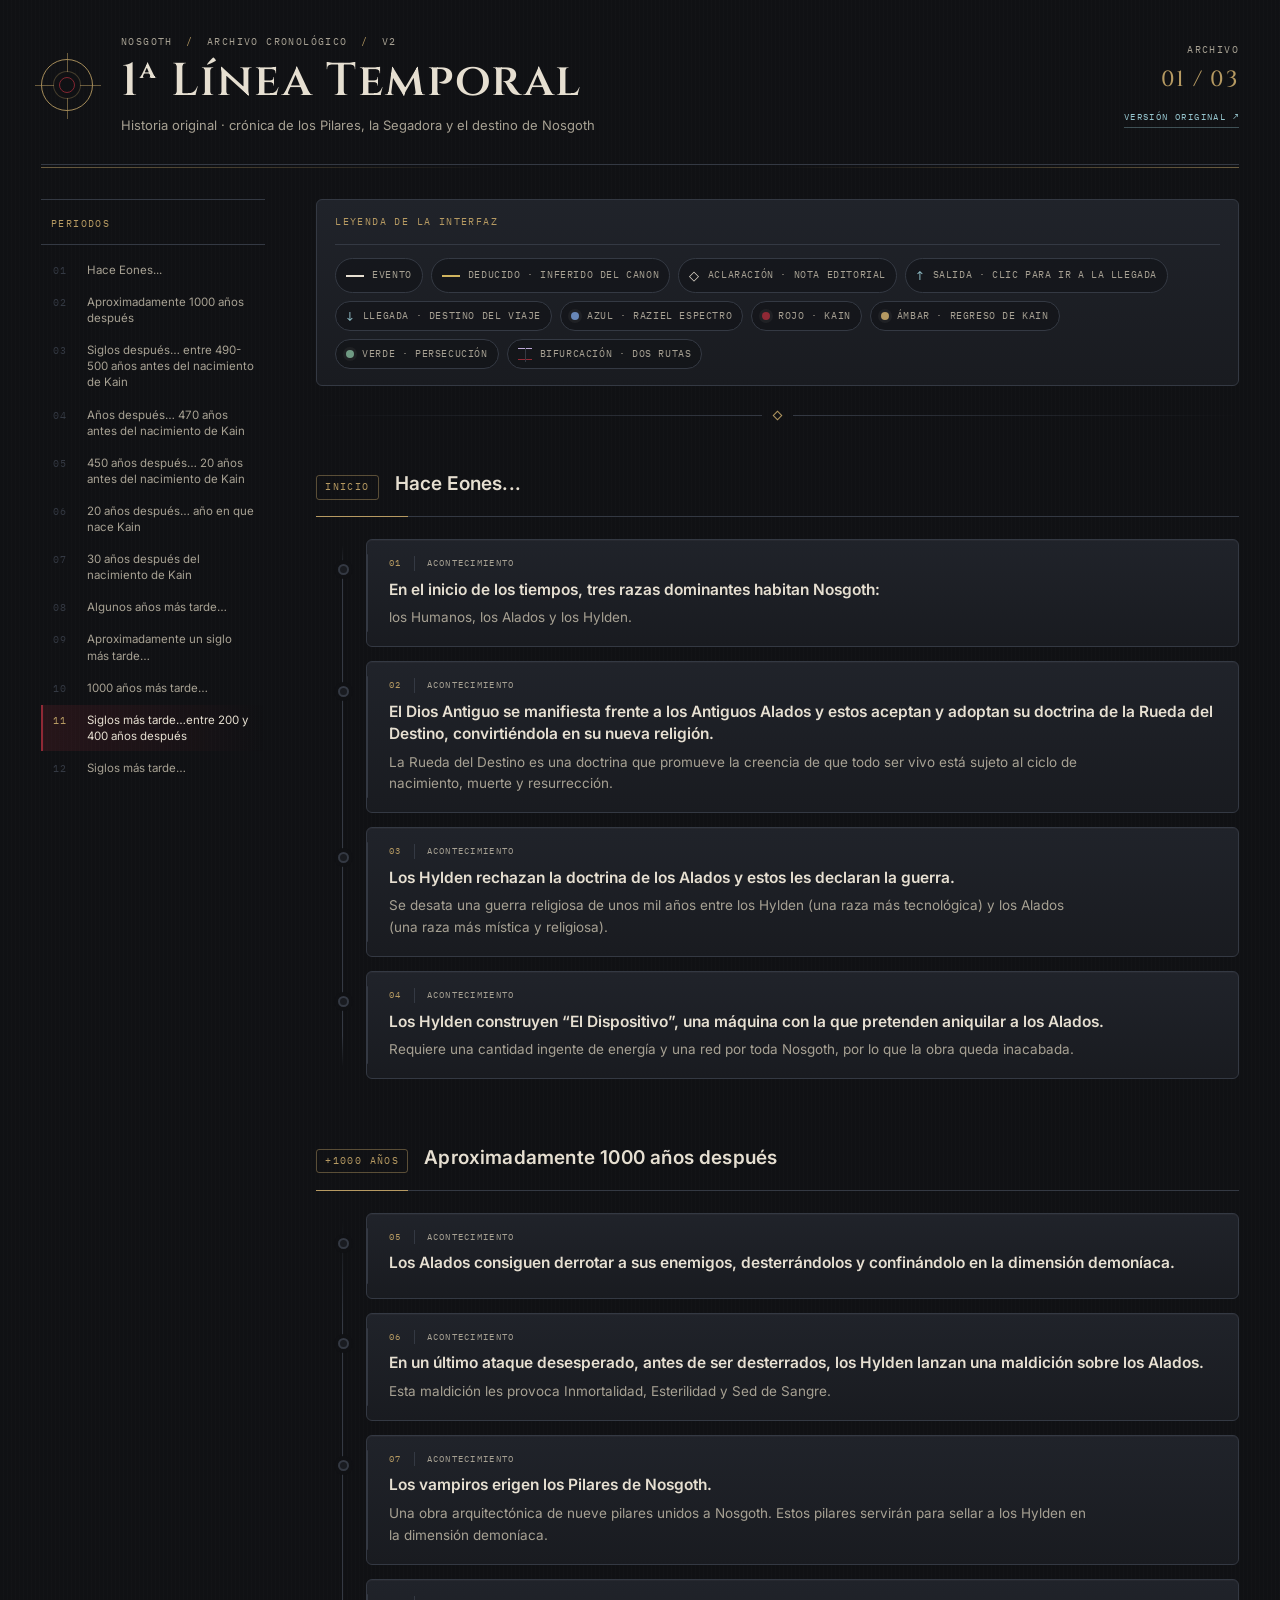
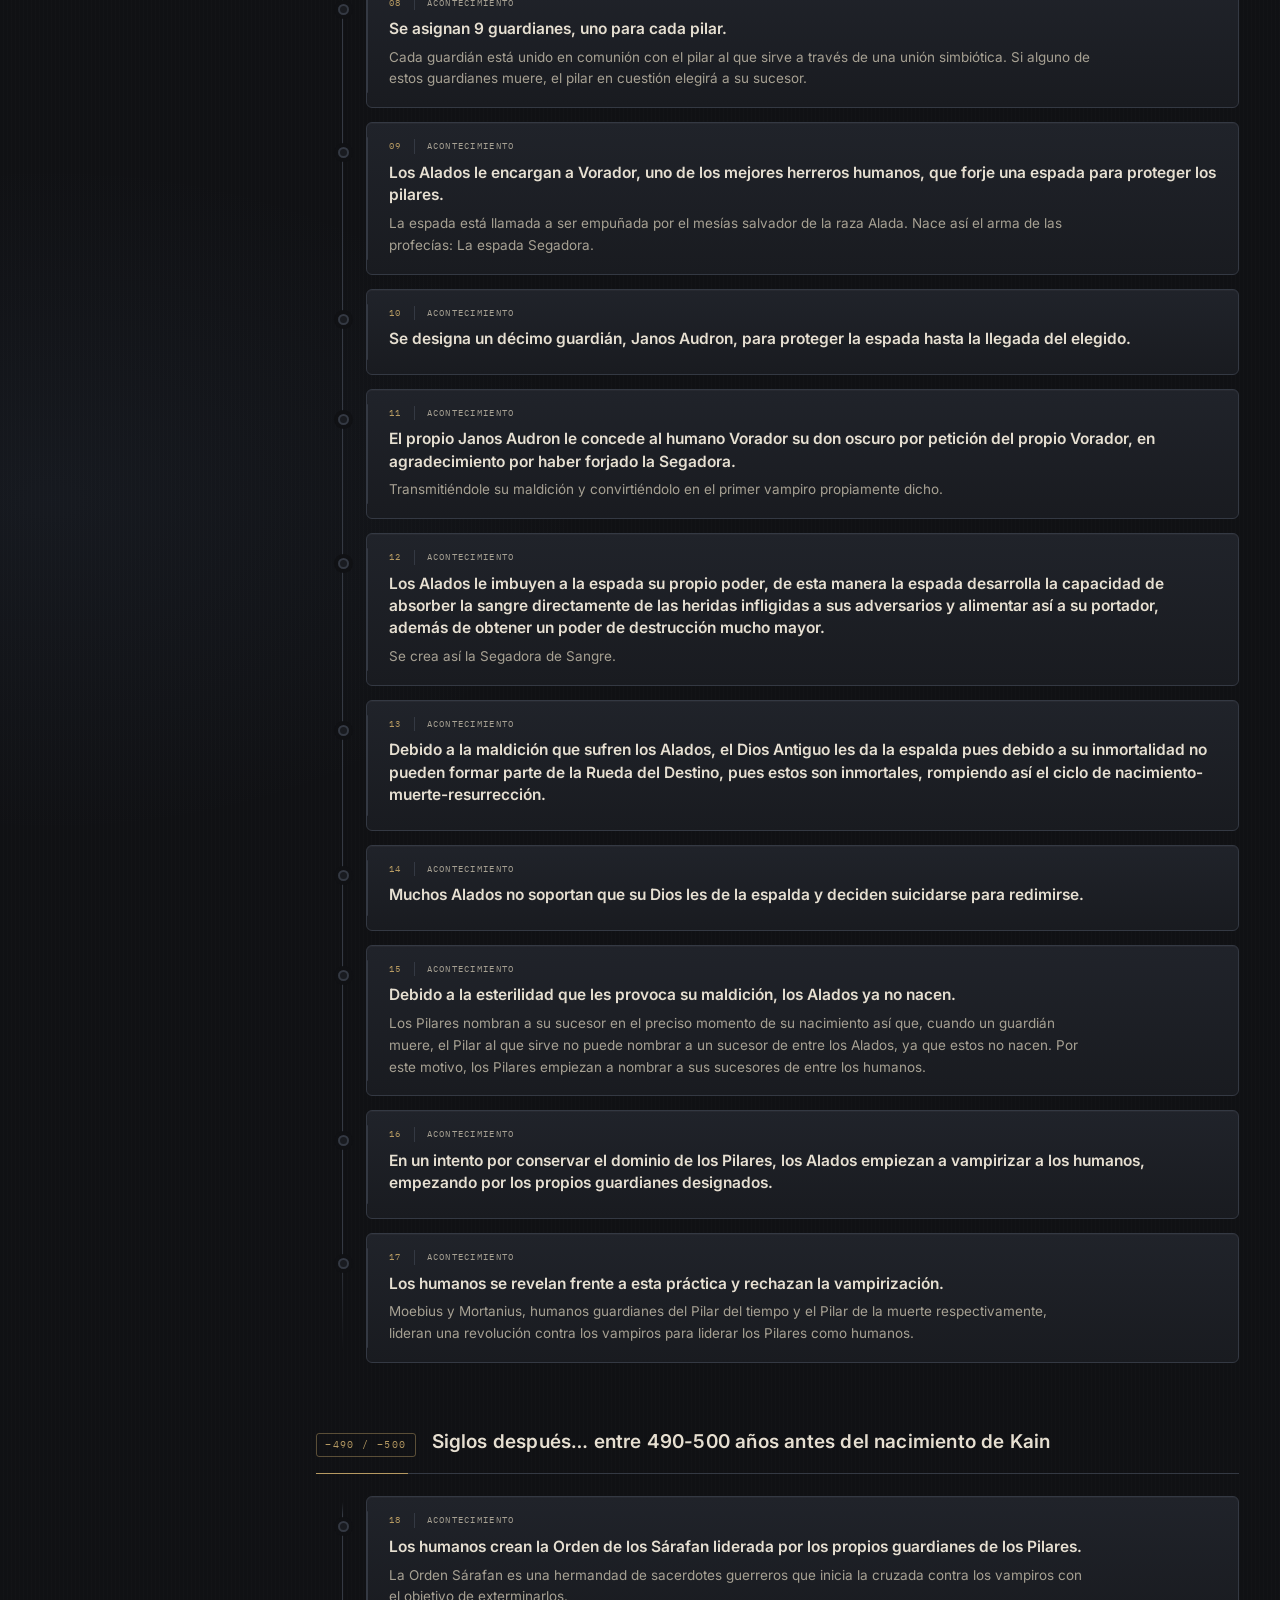
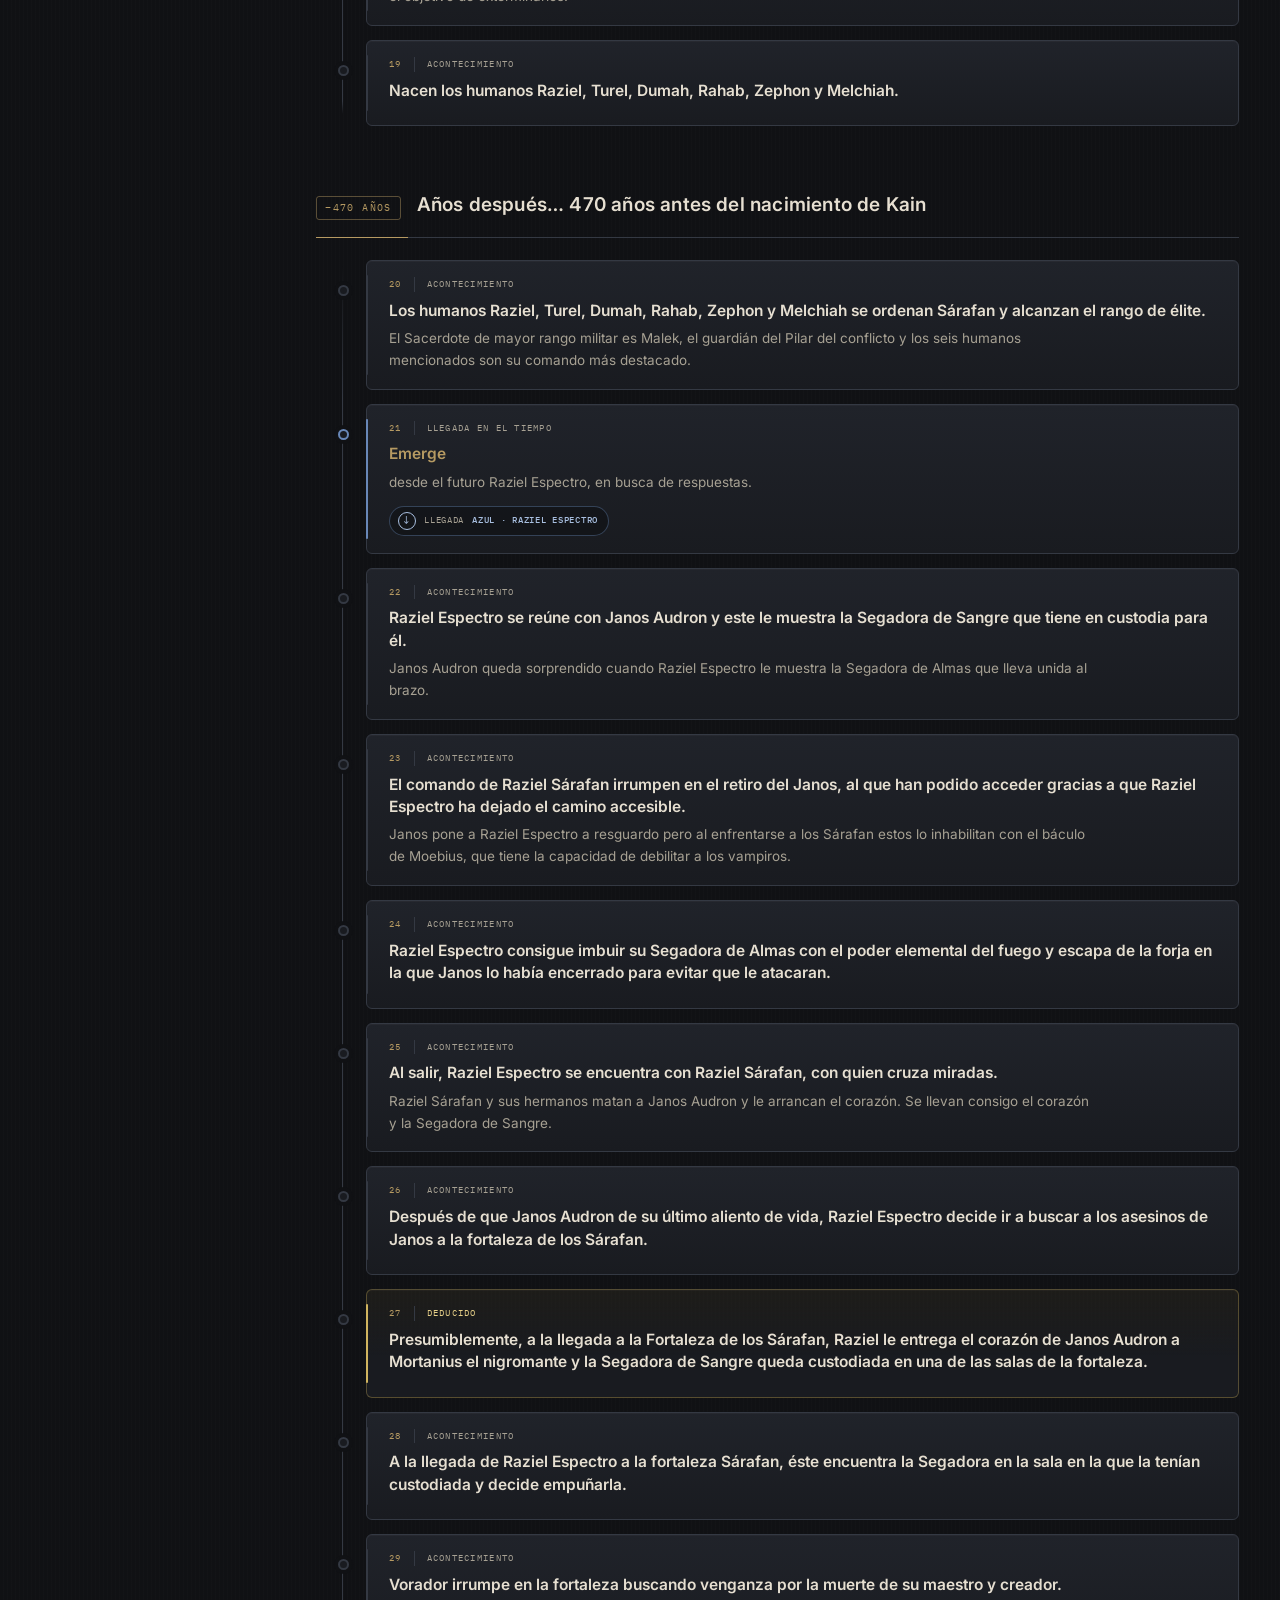
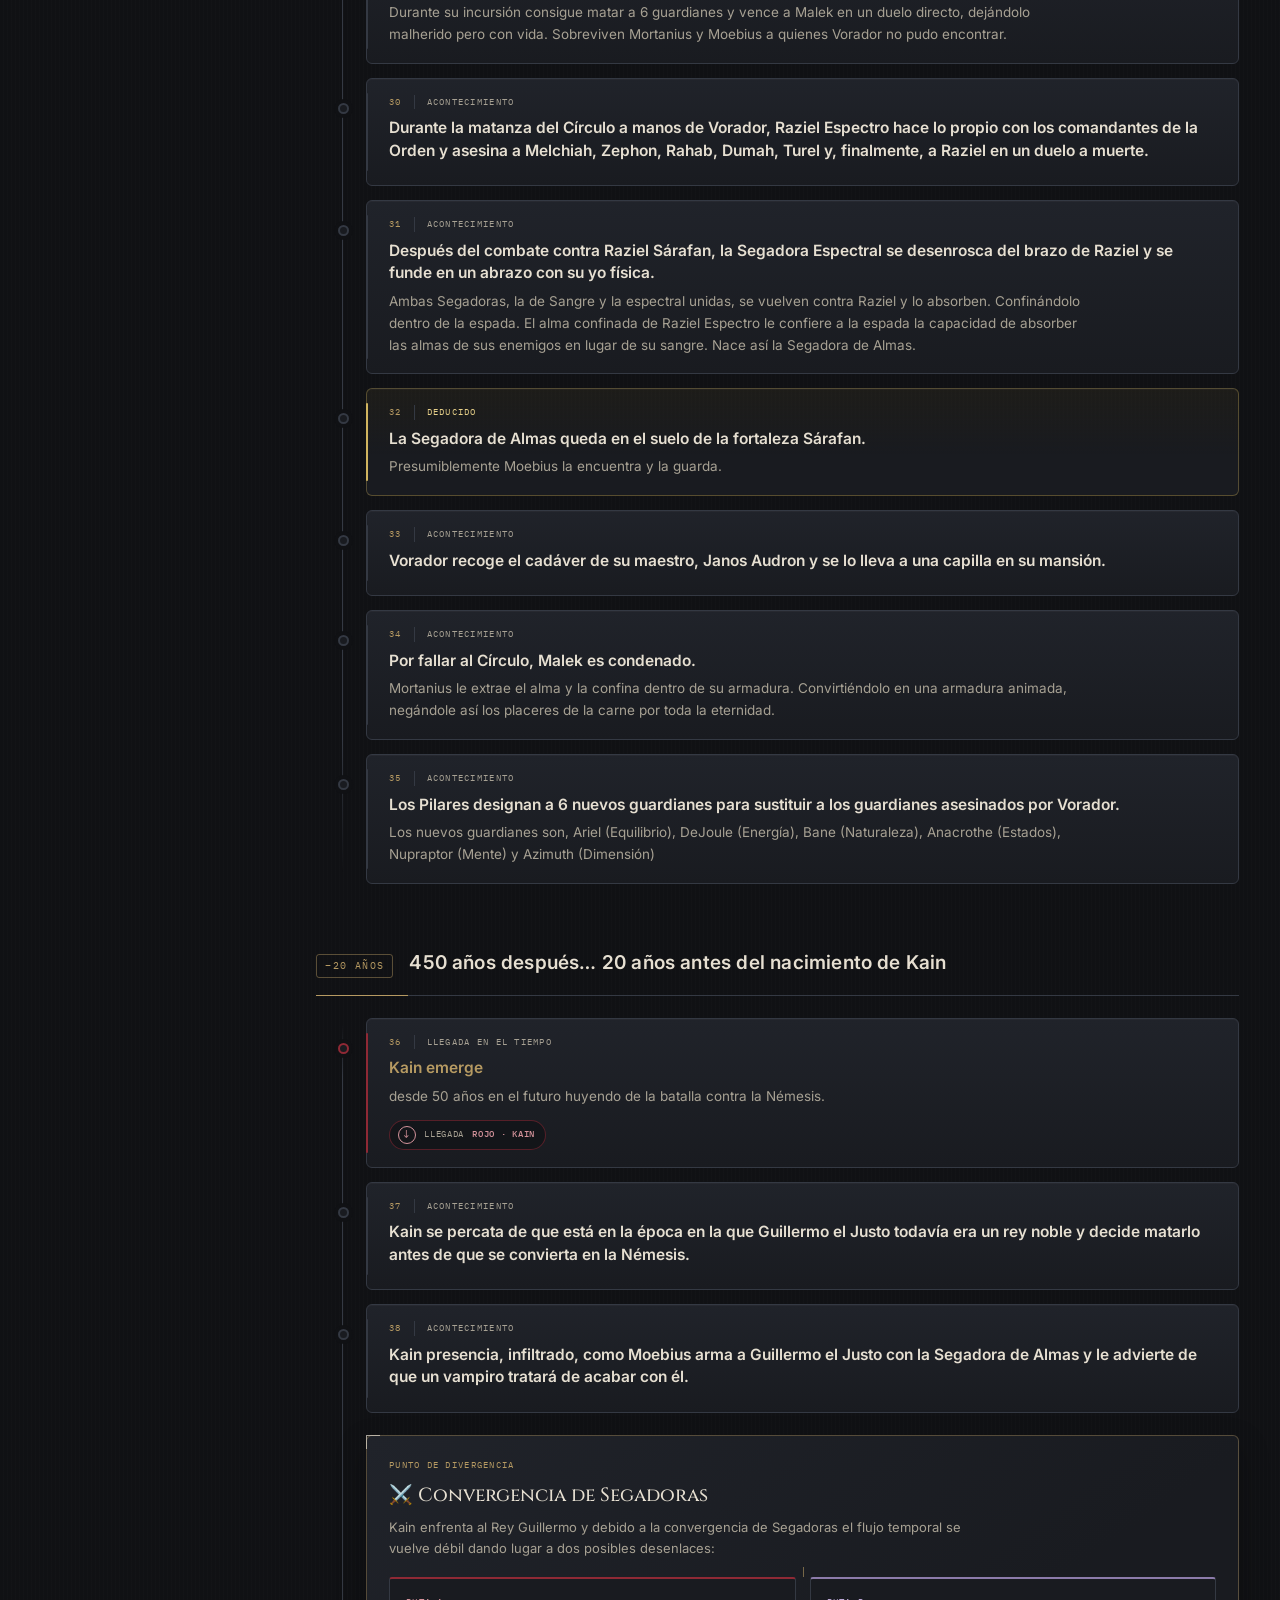
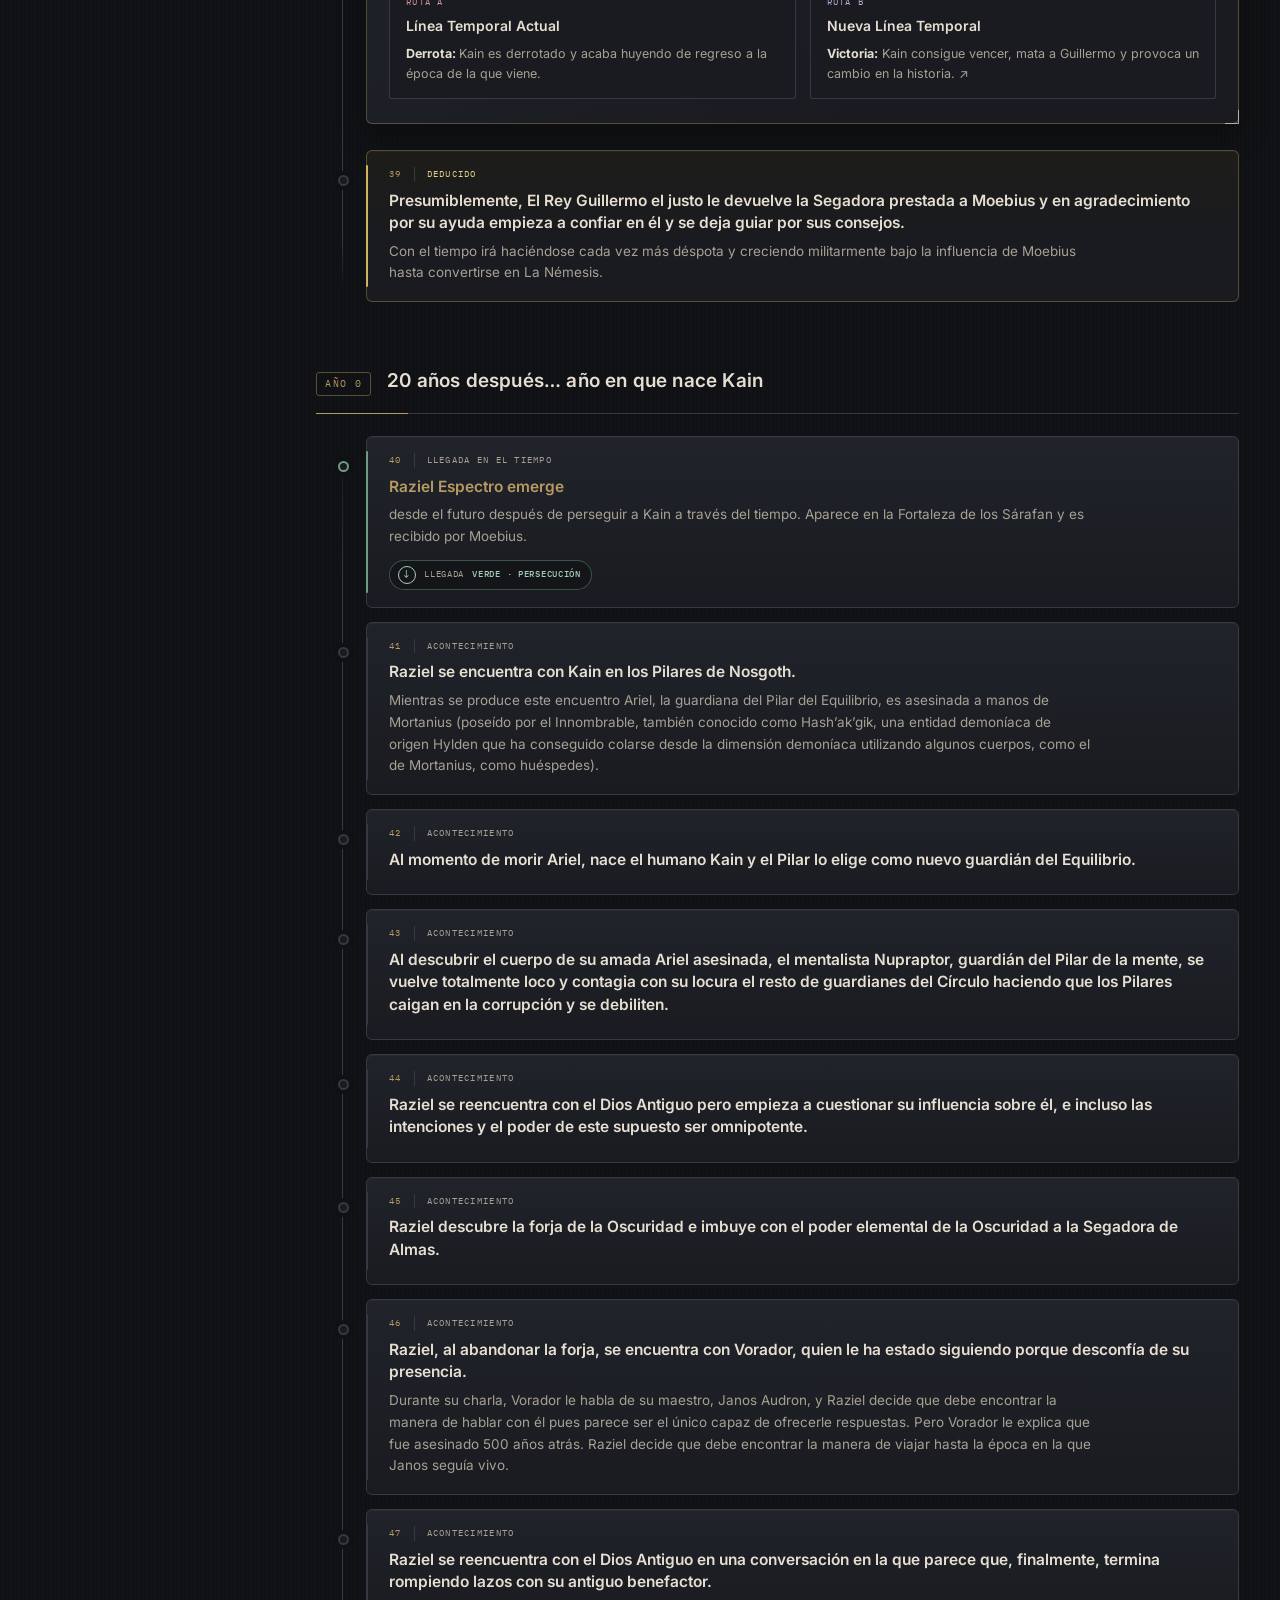
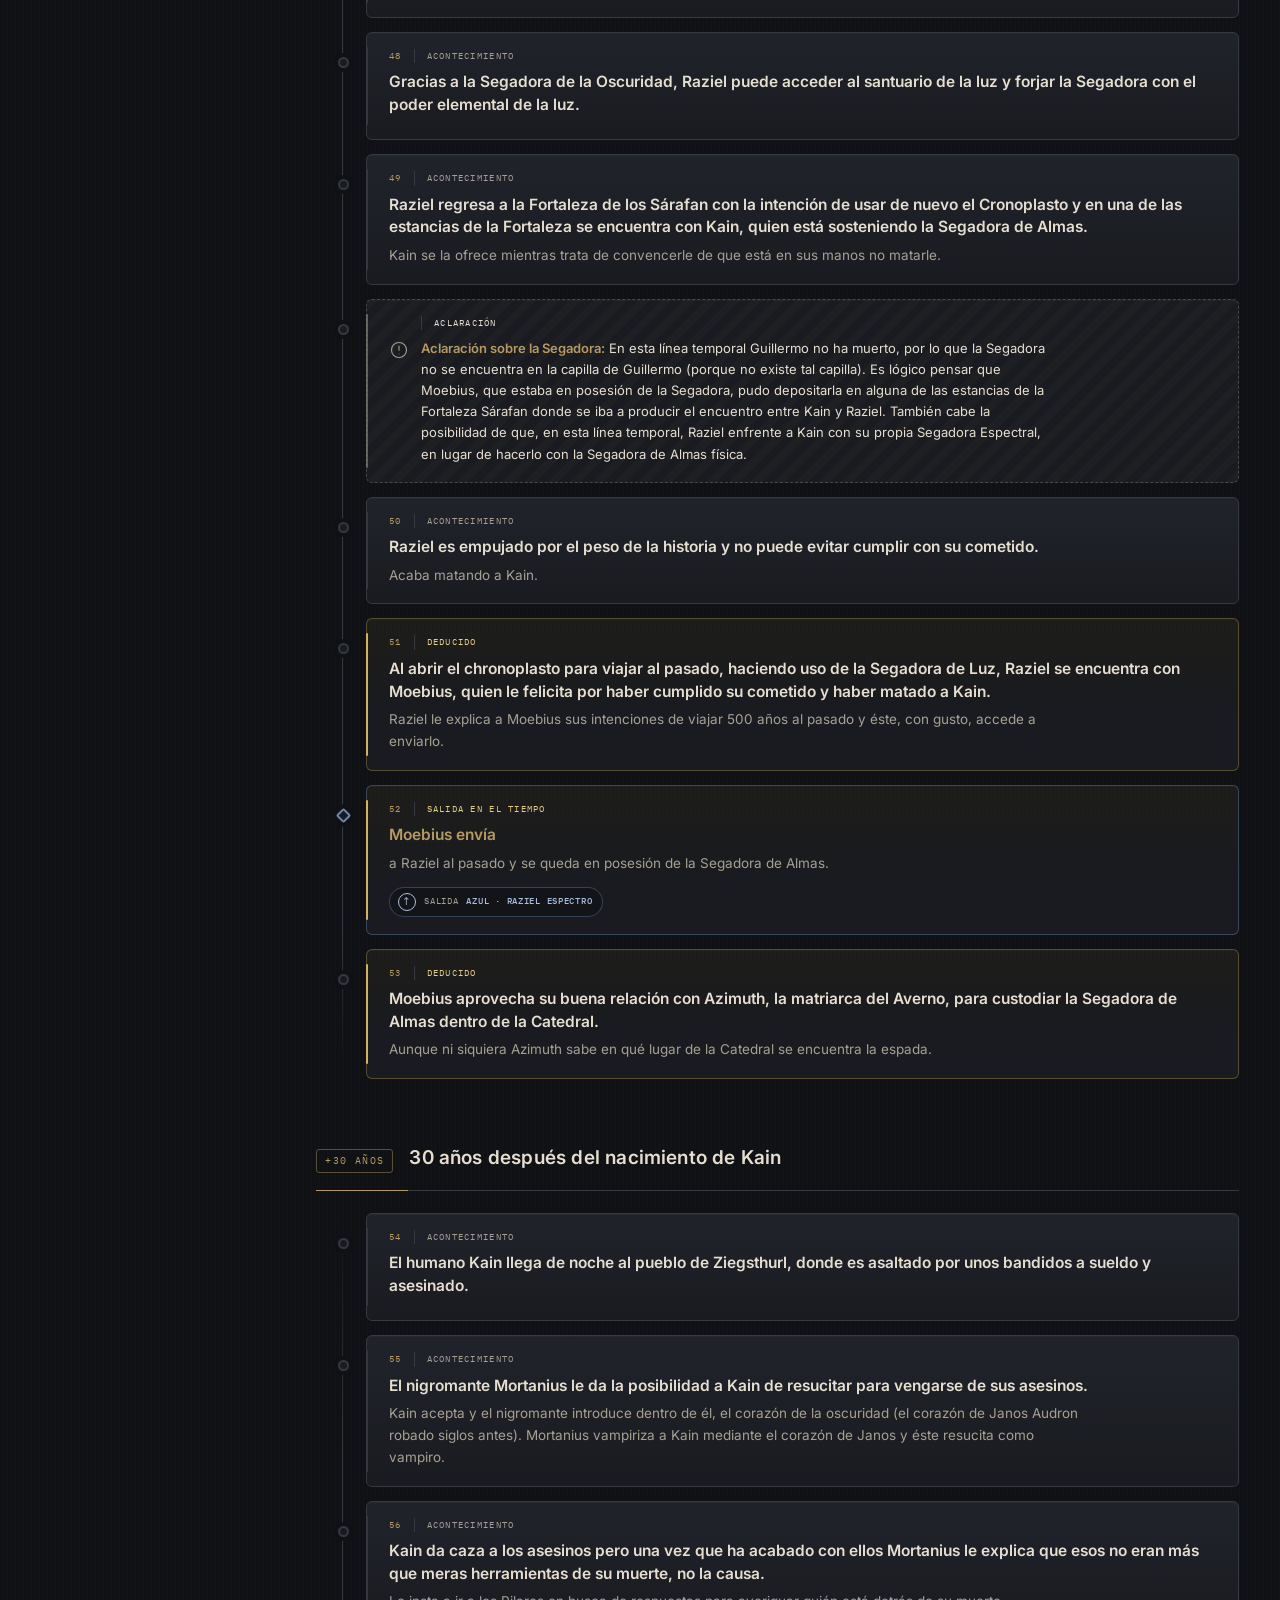
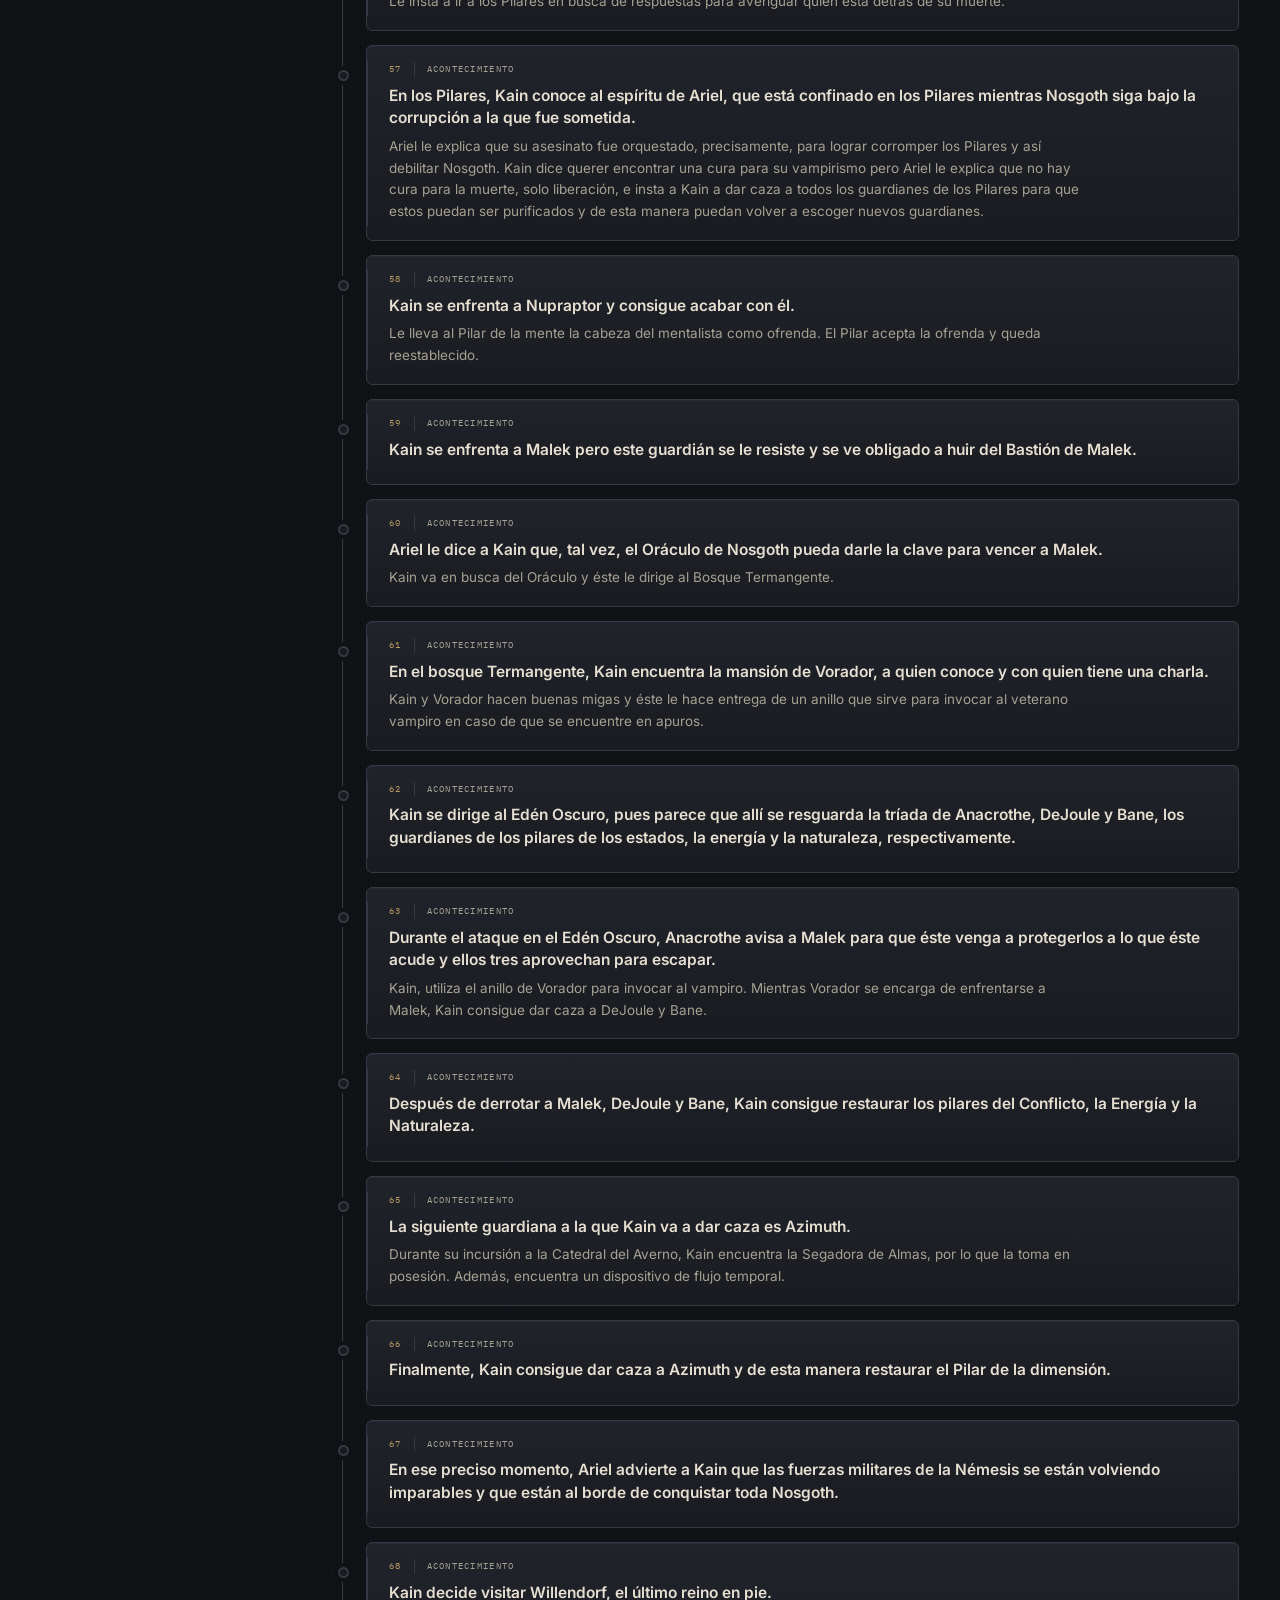
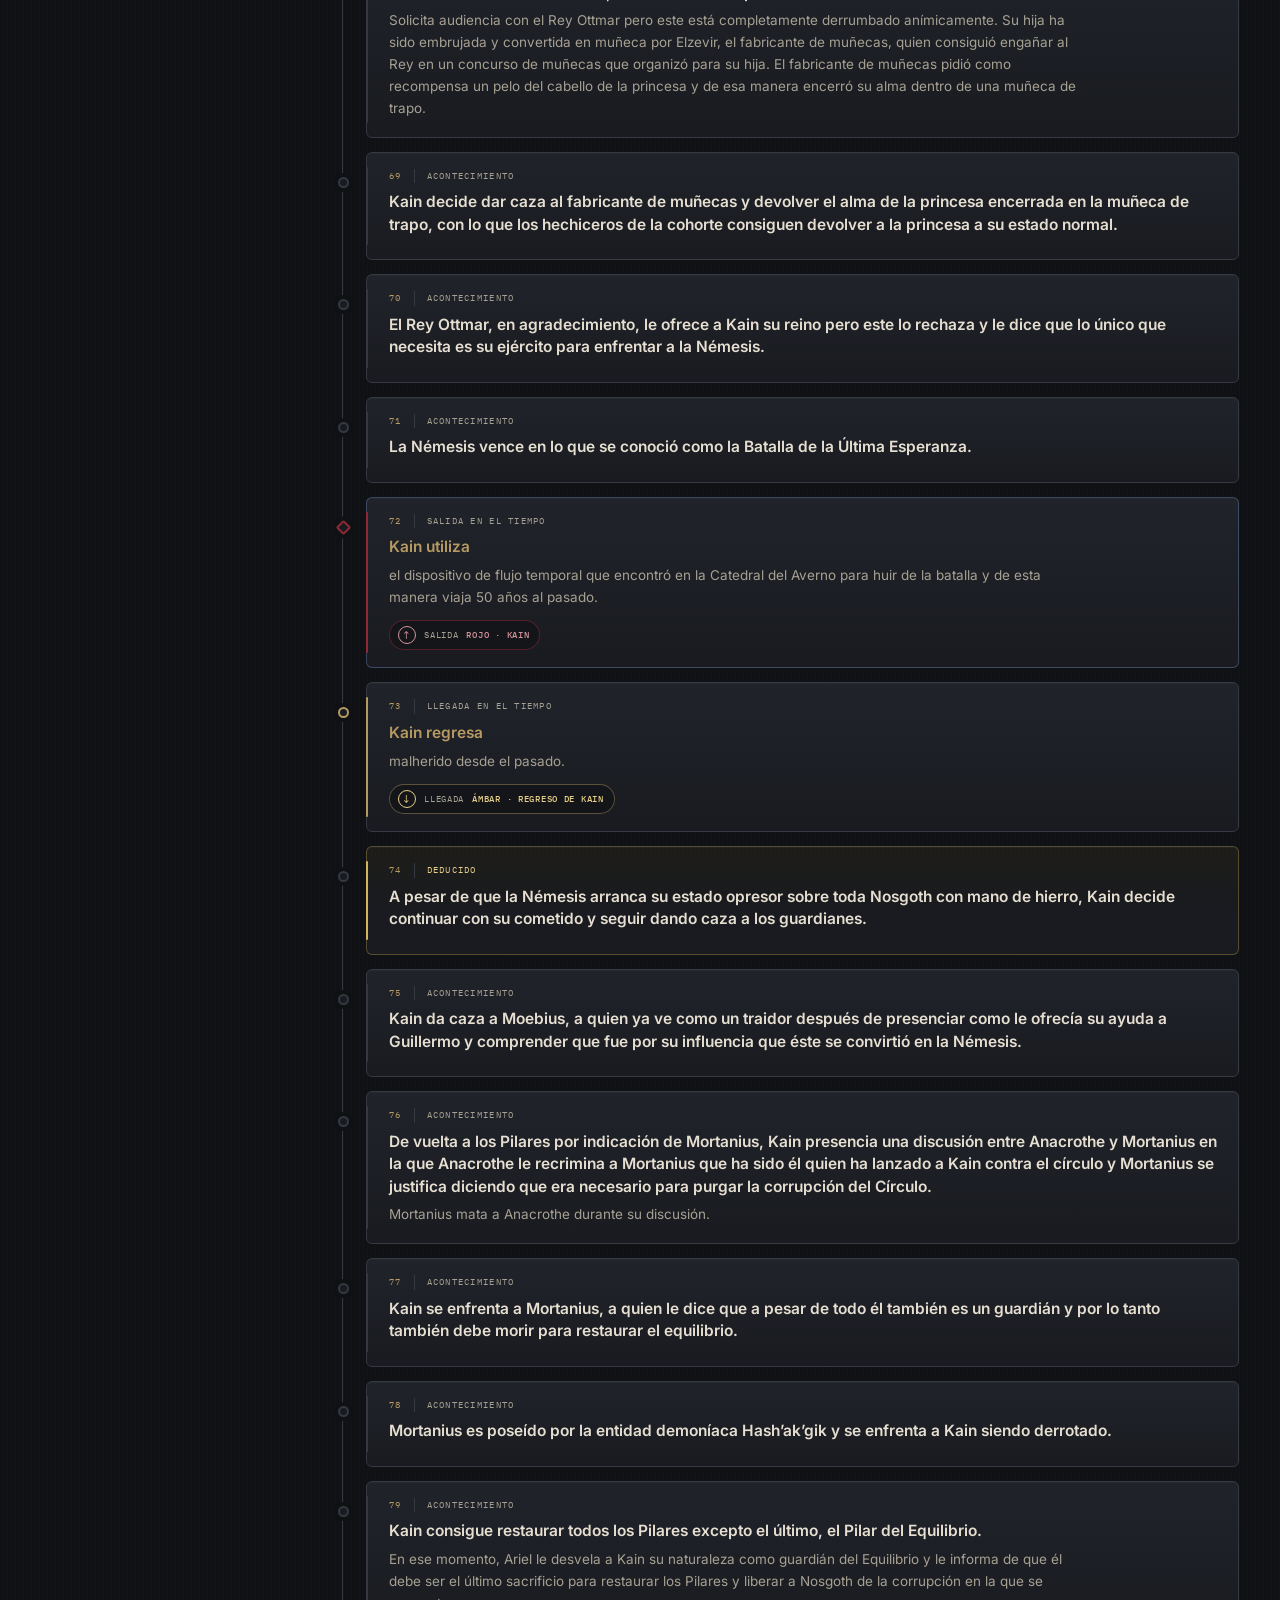
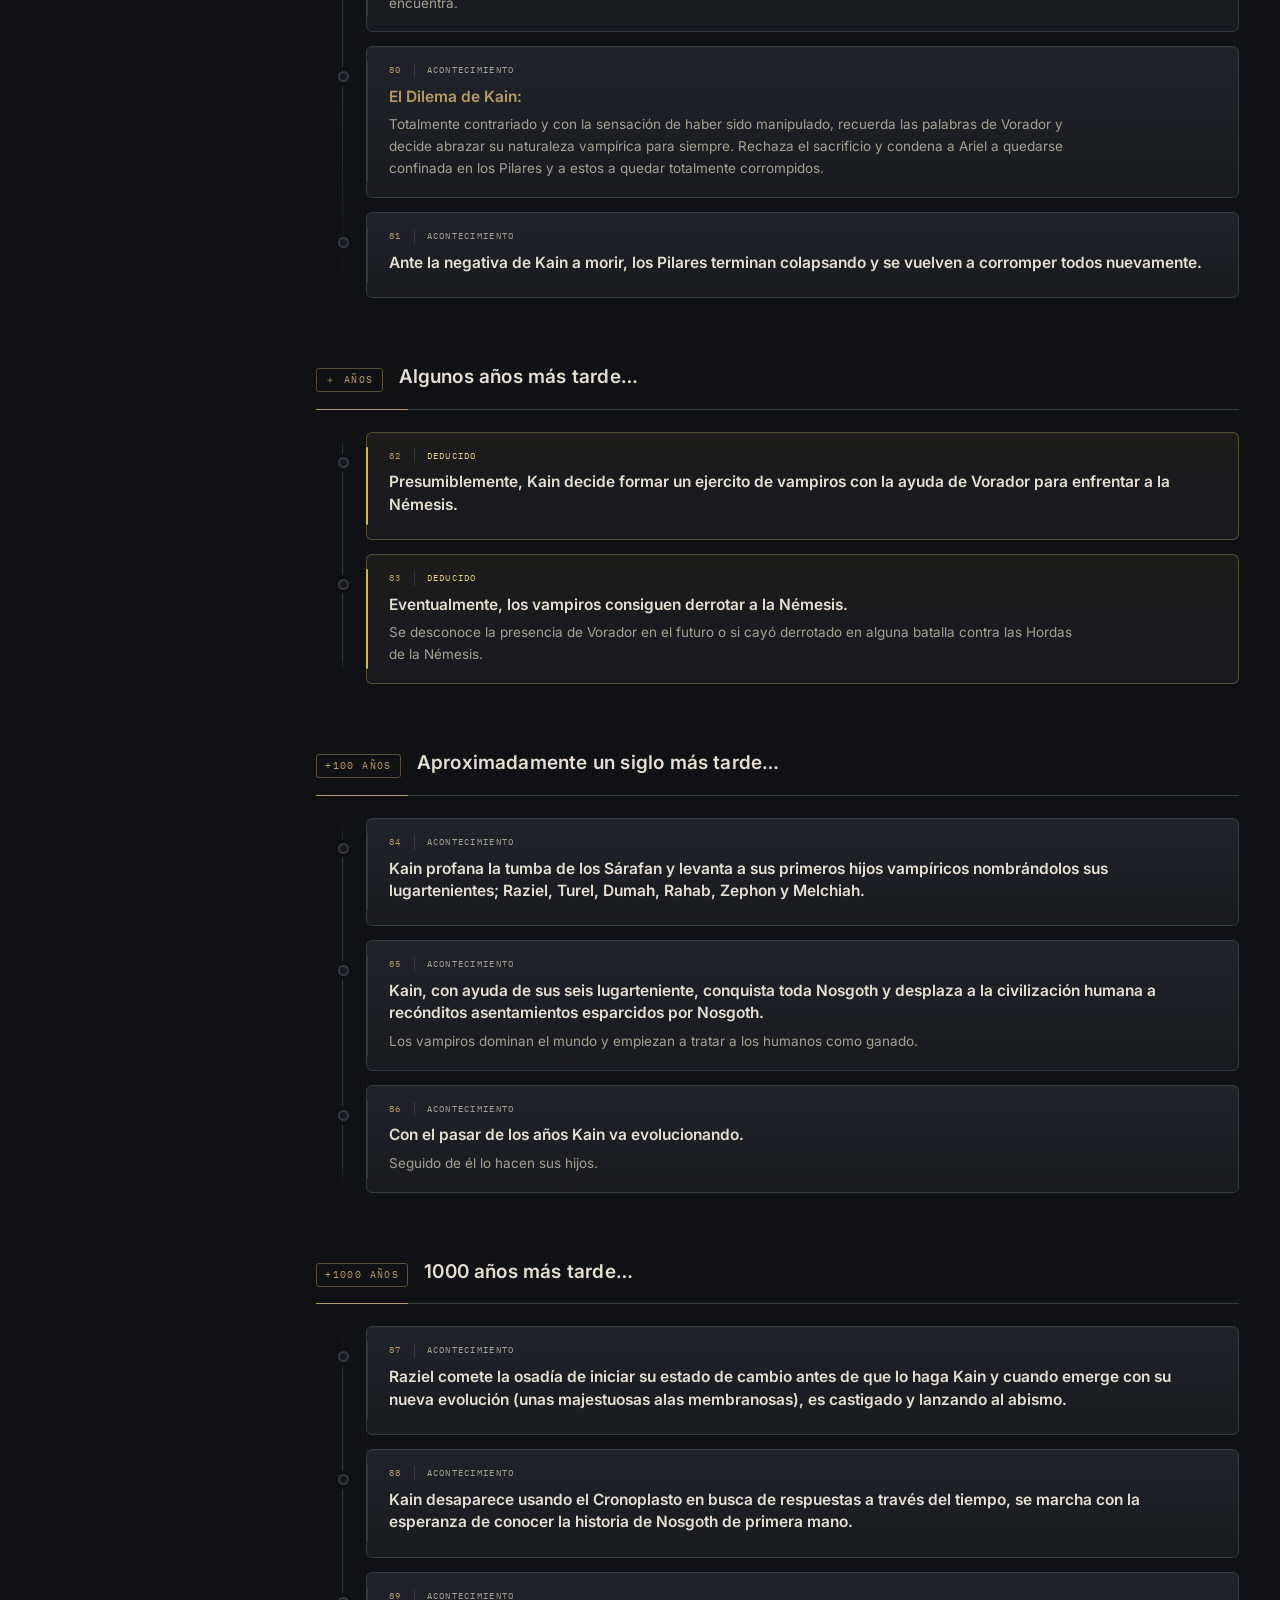
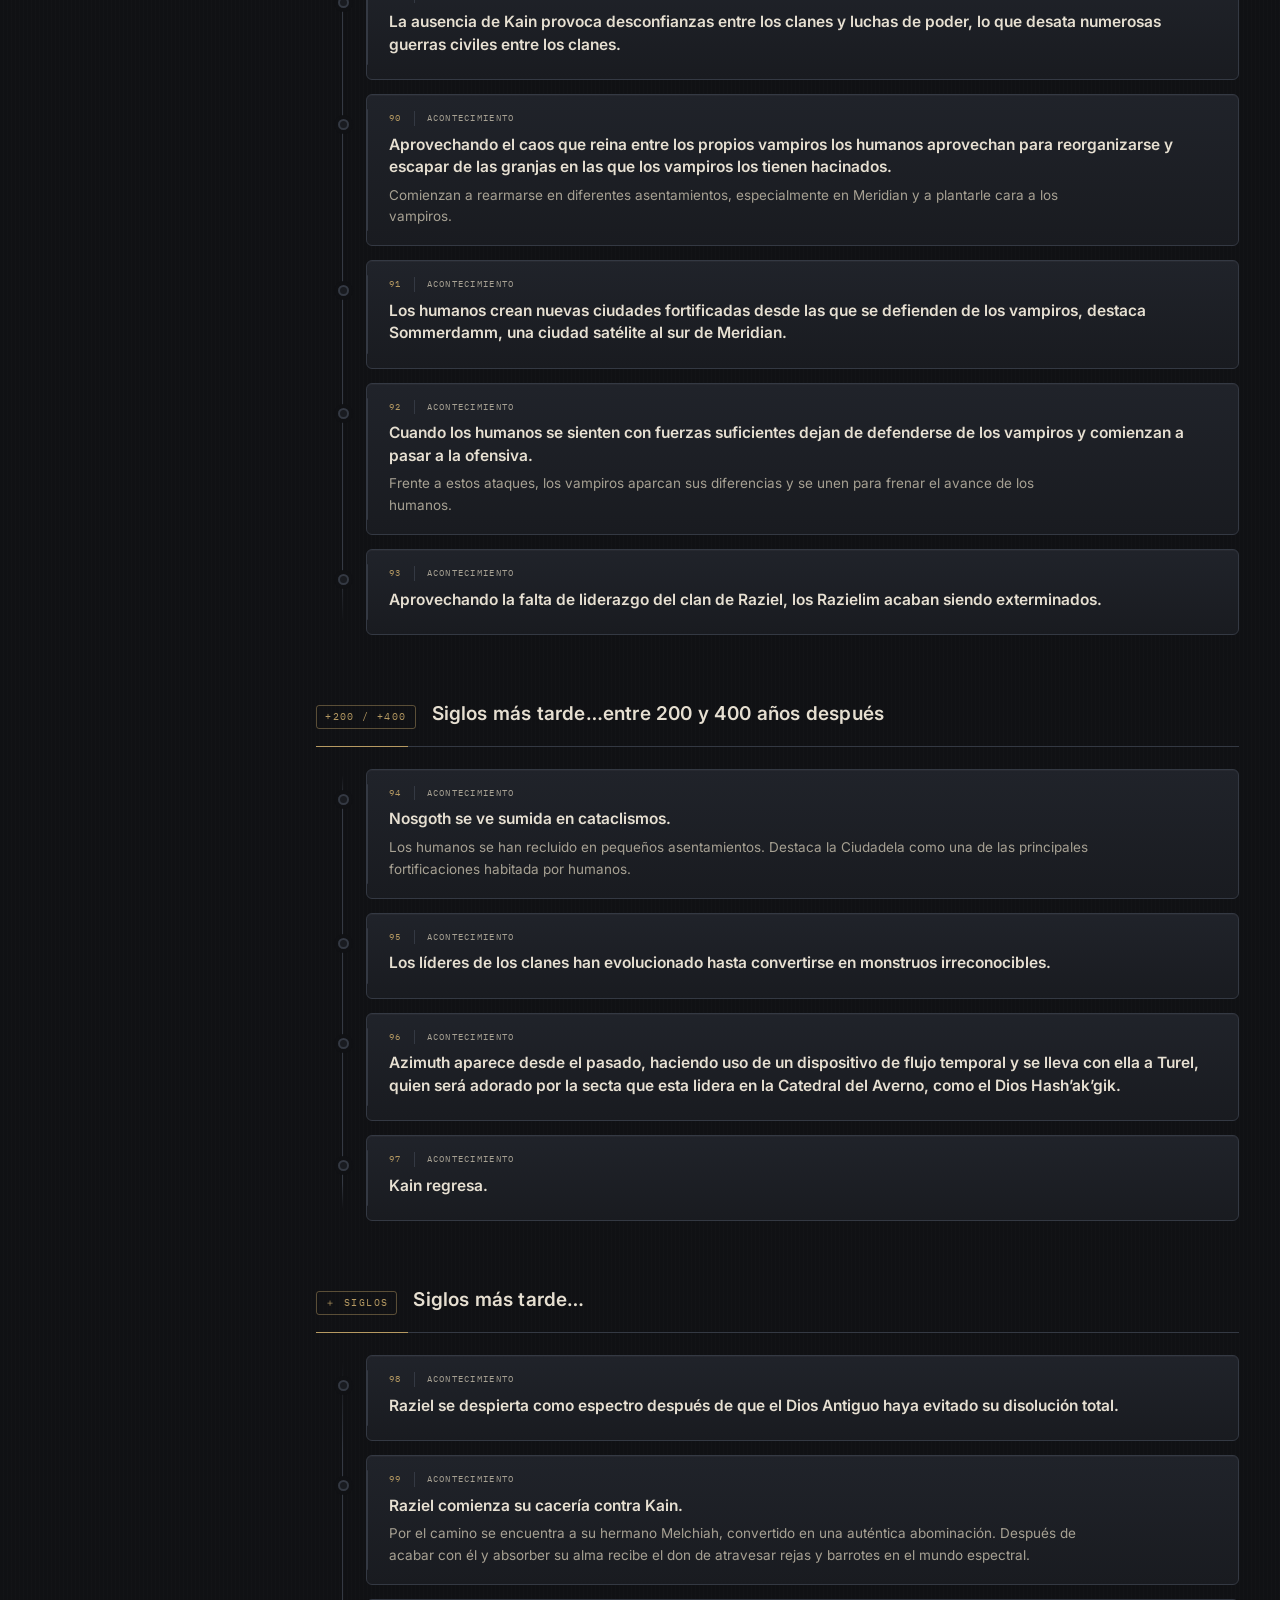
<file: 1Timeline-v2.html>
<!DOCTYPE html>
<html lang="es">

<head>
    <meta charset="UTF-8">
    <meta name="viewport" content="width=device-width, initial-scale=1.0">
    <meta name="description" content="1ª Línea Temporal de Legacy of Kain · edición Visual Design System v2">
    <title>1ª Línea Temporal · Archivo de Nosgoth</title>
    <link rel="preconnect" href="https://fonts.googleapis.com">
    <link rel="preconnect" href="https://fonts.gstatic.com" crossorigin>
    <link href="https://fonts.googleapis.com/css2?family=Cinzel:wght@500;600&family=IBM+Plex+Mono:wght@400;500&family=Inter:wght@400;500;600;700&display=swap" rel="stylesheet">
    <link rel="stylesheet" href="./css/timeline-v2.css" />
</head>

<body>
    <div class="shell">
        <header class="masthead">
            <div class="masthead-mark" aria-hidden="true"><span></span></div>
            <div class="masthead-text">
                <div class="masthead-kicker">NOSGOTH <span>/</span> ARCHIVO CRONOLÓGICO <span>/</span> V2</div>
                <h1>1ª Línea Temporal</h1>
                <p class="masthead-sub">Historia original &middot; crónica de los Pilares, la Segadora y el destino de Nosgoth</p>
            </div>
            <div class="masthead-meta">
                <span>ARCHIVO</span><strong>01 / 03</strong>
                <a href="./1Timeline.html" title="Abrir la línea temporal original">VERSIÓN ORIGINAL ↗</a>
            </div>
        </header>

        <div class="layout">
            <nav class="era-index" aria-label="Índice de periodos">
                <div class="era-index-title">PERIODOS</div>
                <a href="#era-0" data-era="0"><span>01</span>Hace Eones...</a>
<a href="#era-1" data-era="1"><span>02</span>Aproximadamente 1000 años después</a>
<a href="#era-2" data-era="2"><span>03</span>Siglos después… entre 490-500 años antes del nacimiento de Kain</a>
<a href="#era-3" data-era="3"><span>04</span>Años después… 470 años antes del nacimiento de Kain</a>
<a href="#era-4" data-era="4"><span>05</span>450 años después… 20 años antes del nacimiento de Kain</a>
<a href="#era-5" data-era="5"><span>06</span>20 años después… año en que nace Kain</a>
<a href="#era-6" data-era="6"><span>07</span>30 años después del nacimiento de Kain</a>
<a href="#era-7" data-era="7"><span>08</span>Algunos años más tarde…</a>
<a href="#era-8" data-era="8"><span>09</span>Aproximadamente un siglo más tarde…</a>
<a href="#era-9" data-era="9"><span>10</span>1000 años más tarde…</a>
<a href="#era-10" data-era="10"><span>11</span>Siglos más tarde…entre 200 y 400 años después</a>
<a href="#era-11" data-era="11"><span>12</span>Siglos más tarde…</a>
            </nav>

            <main class="chronicle">
                <details class="legend" open>
<summary><span class="legend-title">LEYENDA DE LA INTERFAZ</span><span class="legend-toggle">Plegar / desplegar</span></summary>
<div class="legend-grid">
<div class="chip"><span class="chip-line"></span>EVENTO</div>
<div class="chip"><span class="chip-line chip-amber"></span>DEDUCIDO · inferido del canon</div>
<div class="chip"><span class="chip-icon">◇</span>ACLARACIÓN · nota editorial</div>
<div class="chip"><span class="chip-arrow">↑</span>SALIDA · clic para ir a la llegada</div>
<div class="chip"><span class="chip-arrow">↓</span>LLEGADA · destino del viaje</div>
<div class="chip"><span class="chip-swatch sw-blue"></span>AZUL · Raziel Espectro</div>
<div class="chip"><span class="chip-swatch sw-red"></span>ROJO · Kain</div>
<div class="chip"><span class="chip-swatch sw-orange"></span>ÁMBAR · regreso de Kain</div>
<div class="chip"><span class="chip-swatch sw-green"></span>VERDE · persecución</div>
<div class="chip"><span class="chip-fork"></span>BIFURCACIÓN · dos rutas</div>
</div>
</details>
                <div class="hero-rule"><span></span><i></i><span></span></div>

                <section class="era" id="era-0" data-era="0">
<header class="era-head"><span class="era-date">INICIO</span><h3>Hace Eones...</h3></header>
<div class="axis">
<article class="event-card" >
<span class="event-dot" aria-hidden="true"></span>
<div class="event-body">
<div class="event-eyebrow"><span class="event-index">01</span><span class="event-kind">ACONTECIMIENTO</span></div>
<h4 class="event-title">En el inicio de los tiempos, tres razas dominantes habitan Nosgoth:</h4>
<div class="event-copy">los Humanos, los
                Alados y los Hylden.</div>

</div>
</article>
<article class="event-card" >
<span class="event-dot" aria-hidden="true"></span>
<div class="event-body">
<div class="event-eyebrow"><span class="event-index">02</span><span class="event-kind">ACONTECIMIENTO</span></div>
<h4 class="event-title">El Dios Antiguo se manifiesta frente a los Antiguos Alados y estos aceptan y adoptan
                su doctrina de la Rueda del Destino,
                convirtiéndola en su nueva religión.</h4>
<div class="event-copy">La Rueda del Destino es una doctrina que promueve la creencia de que todo ser vivo está sujeto al ciclo
                de nacimiento, muerte y resurrección.</div>

</div>
</article>
<article class="event-card" >
<span class="event-dot" aria-hidden="true"></span>
<div class="event-body">
<div class="event-eyebrow"><span class="event-index">03</span><span class="event-kind">ACONTECIMIENTO</span></div>
<h4 class="event-title">Los Hylden rechazan la doctrina de los Alados y estos les declaran la guerra.</h4>
<div class="event-copy">Se desata una guerra religiosa de unos mil años entre los Hylden (una raza más tecnológica) y los Alados
                (una raza más mística y religiosa).</div>

</div>
</article>
<article class="event-card" >
<span class="event-dot" aria-hidden="true"></span>
<div class="event-body">
<div class="event-eyebrow"><span class="event-index">04</span><span class="event-kind">ACONTECIMIENTO</span></div>
<h4 class="event-title">Los Hylden construyen “El Dispositivo”, una máquina con la que pretenden aniquilar a
                los Alados.</h4>
<div class="event-copy">Requiere una cantidad ingente de energía y una red por toda Nosgoth, por lo que la obra queda inacabada.</div>

</div>
</article>
</div>
</section>
<section class="era" id="era-1" data-era="1">
<header class="era-head"><span class="era-date">+1000 AÑOS</span><h3>Aproximadamente 1000 años después</h3></header>
<div class="axis">
<article class="event-card" >
<span class="event-dot" aria-hidden="true"></span>
<div class="event-body">
<div class="event-eyebrow"><span class="event-index">05</span><span class="event-kind">ACONTECIMIENTO</span></div>
<h4 class="event-title">Los Alados consiguen derrotar a sus enemigos, desterrándolos y confinándolo en la
                dimensión demoníaca.</h4>

</div>
</article>
<article class="event-card" >
<span class="event-dot" aria-hidden="true"></span>
<div class="event-body">
<div class="event-eyebrow"><span class="event-index">06</span><span class="event-kind">ACONTECIMIENTO</span></div>
<h4 class="event-title">En un último ataque desesperado, antes de ser desterrados, los Hylden lanzan una
                maldición sobre los Alados.</h4>
<div class="event-copy">Esta maldición les provoca Inmortalidad, Esterilidad y Sed de Sangre.</div>

</div>
</article>
<article class="event-card" >
<span class="event-dot" aria-hidden="true"></span>
<div class="event-body">
<div class="event-eyebrow"><span class="event-index">07</span><span class="event-kind">ACONTECIMIENTO</span></div>
<h4 class="event-title">Los vampiros erigen los Pilares de Nosgoth.</h4>
<div class="event-copy">Una obra arquitectónica de nueve pilares
                unidos a Nosgoth.
                Estos pilares servirán para sellar a los Hylden en la dimensión demoníaca.</div>

</div>
</article>
<article class="event-card" >
<span class="event-dot" aria-hidden="true"></span>
<div class="event-body">
<div class="event-eyebrow"><span class="event-index">08</span><span class="event-kind">ACONTECIMIENTO</span></div>
<h4 class="event-title">Se asignan 9 guardianes, uno para cada pilar.</h4>
<div class="event-copy">Cada guardián está unido en comunión
                con el pilar al que sirve a través de una unión simbiótica.
                Si alguno de estos guardianes muere, el pilar en cuestión elegirá a su sucesor.</div>

</div>
</article>
<article class="event-card" >
<span class="event-dot" aria-hidden="true"></span>
<div class="event-body">
<div class="event-eyebrow"><span class="event-index">09</span><span class="event-kind">ACONTECIMIENTO</span></div>
<h4 class="event-title">Los Alados le encargan a Vorador, uno de los mejores herreros humanos, que forje una
                espada para proteger los pilares.</h4>
<div class="event-copy">La espada está llamada a ser empuñada por el mesías salvador de la raza Alada.
                Nace así el arma de las profecías: La espada Segadora.</div>

</div>
</article>
<article class="event-card" >
<span class="event-dot" aria-hidden="true"></span>
<div class="event-body">
<div class="event-eyebrow"><span class="event-index">10</span><span class="event-kind">ACONTECIMIENTO</span></div>
<h4 class="event-title">Se designa un décimo guardián, Janos Audron, para proteger la espada hasta la
                llegada del elegido.</h4>

</div>
</article>
<article class="event-card" >
<span class="event-dot" aria-hidden="true"></span>
<div class="event-body">
<div class="event-eyebrow"><span class="event-index">11</span><span class="event-kind">ACONTECIMIENTO</span></div>
<h4 class="event-title">El propio Janos Audron le concede al humano Vorador su don oscuro por petición del
                propio Vorador, en agradecimiento por haber forjado la Segadora.</h4>
<div class="event-copy">Transmitiéndole su maldición y convirtiéndolo en el primer vampiro propiamente dicho.</div>

</div>
</article>
<article class="event-card" >
<span class="event-dot" aria-hidden="true"></span>
<div class="event-body">
<div class="event-eyebrow"><span class="event-index">12</span><span class="event-kind">ACONTECIMIENTO</span></div>
<h4 class="event-title">Los Alados le imbuyen a la espada su propio poder, de esta manera la espada
                desarrolla la capacidad de absorber la sangre directamente de las heridas
                infligidas a sus adversarios y alimentar así a su portador, además de obtener un poder de destrucción
                mucho mayor.</h4>
<div class="event-copy">Se crea así la Segadora de Sangre.</div>

</div>
</article>
<article class="event-card" >
<span class="event-dot" aria-hidden="true"></span>
<div class="event-body">
<div class="event-eyebrow"><span class="event-index">13</span><span class="event-kind">ACONTECIMIENTO</span></div>
<h4 class="event-title">Debido a la maldición que sufren los Alados, el Dios Antiguo les da la espalda pues
                debido a su inmortalidad no pueden formar parte de la Rueda del Destino,
                pues estos son inmortales, rompiendo así el ciclo de nacimiento-muerte-resurrección.</h4>

</div>
</article>
<article class="event-card" >
<span class="event-dot" aria-hidden="true"></span>
<div class="event-body">
<div class="event-eyebrow"><span class="event-index">14</span><span class="event-kind">ACONTECIMIENTO</span></div>
<h4 class="event-title">Muchos Alados no soportan que su Dios les de la espalda y deciden suicidarse para
                redimirse.</h4>

</div>
</article>
<article class="event-card" >
<span class="event-dot" aria-hidden="true"></span>
<div class="event-body">
<div class="event-eyebrow"><span class="event-index">15</span><span class="event-kind">ACONTECIMIENTO</span></div>
<h4 class="event-title">Debido a la esterilidad que les provoca su maldición, los Alados ya no nacen.</h4>
<div class="event-copy">Los
                Pilares nombran a su sucesor en el preciso momento de su nacimiento así que,
                cuando un guardián muere, el Pilar al que sirve no puede nombrar a un sucesor de entre los Alados, ya
                que estos no nacen. Por este motivo,
                los Pilares empiezan a nombrar a sus sucesores de entre los humanos.</div>

</div>
</article>
<article class="event-card" >
<span class="event-dot" aria-hidden="true"></span>
<div class="event-body">
<div class="event-eyebrow"><span class="event-index">16</span><span class="event-kind">ACONTECIMIENTO</span></div>
<h4 class="event-title">En un intento por conservar el dominio de los Pilares, los Alados empiezan a
                vampirizar a los humanos, empezando por los propios guardianes designados.</h4>

</div>
</article>
<article class="event-card" >
<span class="event-dot" aria-hidden="true"></span>
<div class="event-body">
<div class="event-eyebrow"><span class="event-index">17</span><span class="event-kind">ACONTECIMIENTO</span></div>
<h4 class="event-title">Los humanos se revelan frente a esta práctica y rechazan la vampirización.</h4>
<div class="event-copy">Moebius y Mortanius, humanos guardianes del Pilar del tiempo y el Pilar de la muerte respectivamente,
                lideran una revolución contra los vampiros para liderar los Pilares como humanos.</div>

</div>
</article>
</div>
</section>
<section class="era" id="era-2" data-era="2">
<header class="era-head"><span class="era-date">−490 / −500</span><h3>Siglos después… entre 490-500 años antes del nacimiento de Kain</h3></header>
<div class="axis">
<article class="event-card" >
<span class="event-dot" aria-hidden="true"></span>
<div class="event-body">
<div class="event-eyebrow"><span class="event-index">18</span><span class="event-kind">ACONTECIMIENTO</span></div>
<h4 class="event-title">Los humanos crean la Orden de los Sárafan liderada por los propios guardianes de los
                Pilares.</h4>
<div class="event-copy">La Orden Sárafan es una hermandad de sacerdotes guerreros que inicia la cruzada contra los vampiros con
                el objetivo de exterminarlos.</div>

</div>
</article>
<article class="event-card" >
<span class="event-dot" aria-hidden="true"></span>
<div class="event-body">
<div class="event-eyebrow"><span class="event-index">19</span><span class="event-kind">ACONTECIMIENTO</span></div>
<h4 class="event-title">Nacen los humanos Raziel, Turel, Dumah, Rahab, Zephon y Melchiah.</h4>

</div>
</article>
</div>
</section>
<section class="era" id="era-3" data-era="3">
<header class="era-head"><span class="era-date">−470 AÑOS</span><h3>Años después… 470 años antes del nacimiento de Kain</h3></header>
<div class="axis">
<article class="event-card" >
<span class="event-dot" aria-hidden="true"></span>
<div class="event-body">
<div class="event-eyebrow"><span class="event-index">20</span><span class="event-kind">ACONTECIMIENTO</span></div>
<h4 class="event-title">Los humanos Raziel, Turel, Dumah, Rahab, Zephon y Melchiah se ordenan Sárafan y
                alcanzan el rango de élite.</h4>
<div class="event-copy">El Sacerdote de mayor rango militar es Malek, el guardián del Pilar del conflicto y los seis humanos
                mencionados son su comando más destacado.</div>

</div>
</article>
<article class="event-card link-blue link-down" id="llegada-raziel-espectro">
<span class="event-dot" aria-hidden="true"></span>
<div class="event-body">
<div class="event-eyebrow"><span class="event-index">21</span><span class="event-kind">LLEGADA EN EL TIEMPO</span></div>
<h4 class="event-title"><strong>Emerge</strong></h4>
<div class="event-copy">desde el futuro Raziel Espectro, en busca de respuestas.</div>
<span class="connector connector-blue"><span class="connector-arrow" aria-hidden="true">↓</span><span class="connector-meta">LLEGADA</span><span class="connector-name">AZUL · RAZIEL ESPECTRO</span></span>
</div>
</article>
<article class="event-card" >
<span class="event-dot" aria-hidden="true"></span>
<div class="event-body">
<div class="event-eyebrow"><span class="event-index">22</span><span class="event-kind">ACONTECIMIENTO</span></div>
<h4 class="event-title">Raziel Espectro se reúne con Janos Audron y este le muestra la Segadora de Sangre
                que tiene en custodia para él.</h4>
<div class="event-copy">Janos Audron queda sorprendido cuando Raziel Espectro le muestra la Segadora de Almas que lleva unida al
                brazo.</div>

</div>
</article>
<article class="event-card" >
<span class="event-dot" aria-hidden="true"></span>
<div class="event-body">
<div class="event-eyebrow"><span class="event-index">23</span><span class="event-kind">ACONTECIMIENTO</span></div>
<h4 class="event-title">El comando de Raziel Sárafan irrumpen en el retiro del Janos, al que han podido
                acceder gracias a que Raziel Espectro ha dejado el camino accesible.</h4>
<div class="event-copy">Janos pone a Raziel Espectro a resguardo pero al enfrentarse a los Sárafan estos lo inhabilitan con el
                báculo de Moebius,
                que tiene la capacidad de debilitar a los vampiros.</div>

</div>
</article>
<article class="event-card" >
<span class="event-dot" aria-hidden="true"></span>
<div class="event-body">
<div class="event-eyebrow"><span class="event-index">24</span><span class="event-kind">ACONTECIMIENTO</span></div>
<h4 class="event-title">Raziel Espectro consigue imbuir su Segadora de Almas con el poder elemental del
                fuego y escapa de la forja en la que Janos
                lo había encerrado para evitar que le atacaran.</h4>

</div>
</article>
<article class="event-card" >
<span class="event-dot" aria-hidden="true"></span>
<div class="event-body">
<div class="event-eyebrow"><span class="event-index">25</span><span class="event-kind">ACONTECIMIENTO</span></div>
<h4 class="event-title">Al salir, Raziel Espectro se encuentra con Raziel Sárafan, con quien cruza miradas.</h4>
<div class="event-copy">Raziel Sárafan y sus hermanos matan a Janos Audron y le arrancan el corazón.
                Se llevan consigo el corazón y la Segadora de Sangre.</div>

</div>
</article>
<article class="event-card" >
<span class="event-dot" aria-hidden="true"></span>
<div class="event-body">
<div class="event-eyebrow"><span class="event-index">26</span><span class="event-kind">ACONTECIMIENTO</span></div>
<h4 class="event-title">Después de que Janos Audron de su último aliento de vida,
                Raziel Espectro decide ir a buscar a los asesinos de Janos a la fortaleza de los Sárafan.</h4>

</div>
</article>
<article class="event-card is-deduced" >
<span class="event-dot" aria-hidden="true"></span>
<div class="event-body">
<div class="event-eyebrow"><span class="event-index">27</span><span class="event-kind">DEDUCIDO</span></div>
<h4 class="event-title">Presumiblemente, a la llegada a la Fortaleza de los Sárafan, Raziel le
                entrega el corazón de Janos Audron a Mortanius el nigromante y la Segadora de Sangre queda custodiada en
                una de las salas de la fortaleza.</h4>

</div>
</article>
<article class="event-card" >
<span class="event-dot" aria-hidden="true"></span>
<div class="event-body">
<div class="event-eyebrow"><span class="event-index">28</span><span class="event-kind">ACONTECIMIENTO</span></div>
<h4 class="event-title">A la llegada de Raziel Espectro a la fortaleza Sárafan, éste encuentra la Segadora en la sala en la que
                la tenían custodiada y decide empuñarla.</h4>

</div>
</article>
<article class="event-card" >
<span class="event-dot" aria-hidden="true"></span>
<div class="event-body">
<div class="event-eyebrow"><span class="event-index">29</span><span class="event-kind">ACONTECIMIENTO</span></div>
<h4 class="event-title">Vorador irrumpe en la fortaleza buscando venganza por la muerte de su maestro y creador.</h4>
<div class="event-copy">Durante su
                incursión consigue matar a 6 guardianes y vence a Malek en un duelo directo, dejándolo malherido pero
                con vida. Sobreviven Mortanius y Moebius a quienes Vorador no pudo encontrar.</div>

</div>
</article>
<article class="event-card" >
<span class="event-dot" aria-hidden="true"></span>
<div class="event-body">
<div class="event-eyebrow"><span class="event-index">30</span><span class="event-kind">ACONTECIMIENTO</span></div>
<h4 class="event-title">Durante la matanza del Círculo a manos de Vorador, Raziel Espectro hace lo propio
                con los comandantes de la Orden y asesina a Melchiah, Zephon, Rahab, Dumah, Turel y, finalmente, a
                Raziel en un duelo a muerte.</h4>

</div>
</article>
<article class="event-card" >
<span class="event-dot" aria-hidden="true"></span>
<div class="event-body">
<div class="event-eyebrow"><span class="event-index">31</span><span class="event-kind">ACONTECIMIENTO</span></div>
<h4 class="event-title">Después del combate contra Raziel Sárafan, la Segadora Espectral se desenrosca del
                brazo de Raziel y se funde en un abrazo con su yo física.</h4>
<div class="event-copy">Ambas Segadoras, la de Sangre y la espectral
                unidas, se vuelven contra Raziel y lo absorben. Confinándolo dentro de la espada. El alma confinada de
                Raziel Espectro le confiere a la espada la capacidad de absorber las almas de sus enemigos en lugar de
                su sangre. Nace así la Segadora de Almas.</div>

</div>
</article>
<article class="event-card is-deduced" >
<span class="event-dot" aria-hidden="true"></span>
<div class="event-body">
<div class="event-eyebrow"><span class="event-index">32</span><span class="event-kind">DEDUCIDO</span></div>
<h4 class="event-title">La Segadora de Almas queda en el suelo de la fortaleza Sárafan.</h4>
<div class="event-copy">Presumiblemente Moebius la encuentra y la guarda.</div>

</div>
</article>
<article class="event-card" >
<span class="event-dot" aria-hidden="true"></span>
<div class="event-body">
<div class="event-eyebrow"><span class="event-index">33</span><span class="event-kind">ACONTECIMIENTO</span></div>
<h4 class="event-title">Vorador recoge el cadáver de su maestro, Janos Audron y se lo lleva a una capilla en
                su mansión.</h4>

</div>
</article>
<article class="event-card" >
<span class="event-dot" aria-hidden="true"></span>
<div class="event-body">
<div class="event-eyebrow"><span class="event-index">34</span><span class="event-kind">ACONTECIMIENTO</span></div>
<h4 class="event-title">Por fallar al Círculo, Malek es condenado.</h4>
<div class="event-copy">Mortanius le extrae el alma y la confina
                dentro de su armadura. Convirtiéndolo en una armadura animada, negándole así los placeres de la carne
                por toda la eternidad.</div>

</div>
</article>
<article class="event-card" >
<span class="event-dot" aria-hidden="true"></span>
<div class="event-body">
<div class="event-eyebrow"><span class="event-index">35</span><span class="event-kind">ACONTECIMIENTO</span></div>
<h4 class="event-title">Los Pilares designan a 6 nuevos guardianes para sustituir a los guardianes
                asesinados por Vorador.</h4>
<div class="event-copy">Los nuevos guardianes son, Ariel (Equilibrio), DeJoule (Energía), Bane
                (Naturaleza), Anacrothe (Estados), Nupraptor (Mente) y Azimuth (Dimensión)</div>

</div>
</article>
</div>
</section>
<section class="era" id="era-4" data-era="4">
<header class="era-head"><span class="era-date">−20 AÑOS</span><h3>450 años después… 20 años antes del nacimiento de Kain</h3></header>
<div class="axis">
<article class="event-card link-red link-down" id="llegada-kain-futuro">
<span class="event-dot" aria-hidden="true"></span>
<div class="event-body">
<div class="event-eyebrow"><span class="event-index">36</span><span class="event-kind">LLEGADA EN EL TIEMPO</span></div>
<h4 class="event-title"><strong>Kain emerge</strong></h4>
<div class="event-copy">desde 50 años en el futuro huyendo de la batalla contra la Némesis.</div>
<span class="connector connector-red"><span class="connector-arrow" aria-hidden="true">↓</span><span class="connector-meta">LLEGADA</span><span class="connector-name">ROJO · KAIN</span></span>
</div>
</article>
<article class="event-card" >
<span class="event-dot" aria-hidden="true"></span>
<div class="event-body">
<div class="event-eyebrow"><span class="event-index">37</span><span class="event-kind">ACONTECIMIENTO</span></div>
<h4 class="event-title">Kain se percata de que está en la época en la que Guillermo el Justo todavía era un
                rey noble y decide matarlo antes de que se convierta en la Némesis.</h4>

</div>
</article>
<article class="event-card" >
<span class="event-dot" aria-hidden="true"></span>
<div class="event-body">
<div class="event-eyebrow"><span class="event-index">38</span><span class="event-kind">ACONTECIMIENTO</span></div>
<h4 class="event-title">Kain presencia, infiltrado, como Moebius arma a Guillermo el Justo con la Segadora
                de Almas y le advierte de que un vampiro tratará de acabar con él.</h4>

</div>
</article>
<section class="divergence">
<div class="divergence-eyebrow">PUNTO DE DIVERGENCIA</div>
<h4 class="divergence-title">⚔️ Convergencia de Segadoras</h4>
<p class="divergence-intro">Kain enfrenta al Rey Guillermo y debido a la convergencia de Segadoras el flujo temporal se vuelve
                    débil dando lugar a dos posibles desenlaces:</p>
<div class="route-grid">
<a class="route route-current" href="#llegada-kain-regreso" title="Ir a la llegada correspondiente"><span class="route-index">RUTA A</span><span class="route-name">Línea Temporal Actual</span><div class="route-copy">
                        
                        <strong>Derrota: </strong>  Kain es
                        derrotado y acaba huyendo de regreso a la época de la que viene.
                    </div></a>
<a class="route route-new" href="./2Timeline.html" target="_blank" rel="noopener noreferrer" title="Abrir la 2ª Línea Temporal en una pestaña nueva"><span class="route-index">RUTA B</span><span class="route-name">Nueva Línea Temporal</span><div class="route-copy">
                        
                        <strong>Victoria:</strong> Kain consigue vencer, mata a Guillermo y provoca un cambio en la
                        historia.  <span aria-hidden="true">↗</span>
                    </div></a>
</div>
</section>
<article class="event-card is-deduced" >
<span class="event-dot" aria-hidden="true"></span>
<div class="event-body">
<div class="event-eyebrow"><span class="event-index">39</span><span class="event-kind">DEDUCIDO</span></div>
<h4 class="event-title">Presumiblemente, El Rey Guillermo el justo le devuelve la Segadora
                prestada a Moebius y en agradecimiento por su ayuda empieza a confiar en él y se deja guiar por sus
                consejos.</h4>
<div class="event-copy">Con el tiempo irá haciéndose cada vez más déspota y creciendo militarmente bajo la
                influencia de Moebius hasta convertirse en La Némesis.</div>

</div>
</article>
</div>
</section>
<section class="era" id="era-5" data-era="5">
<header class="era-head"><span class="era-date">AÑO 0</span><h3>20 años después… año en que nace Kain</h3></header>
<div class="axis">
<article class="event-card link-green link-down" id="llegada-raziel-persecucion">
<span class="event-dot" aria-hidden="true"></span>
<div class="event-body">
<div class="event-eyebrow"><span class="event-index">40</span><span class="event-kind">LLEGADA EN EL TIEMPO</span></div>
<h4 class="event-title"><strong>Raziel Espectro emerge</strong></h4>
<div class="event-copy">desde el futuro después de perseguir a Kain a través del tiempo.
                Aparece en la Fortaleza de los Sárafan y es recibido por Moebius.</div>
<span class="connector connector-green"><span class="connector-arrow" aria-hidden="true">↓</span><span class="connector-meta">LLEGADA</span><span class="connector-name">VERDE · PERSECUCIÓN</span></span>
</div>
</article>
<article class="event-card" >
<span class="event-dot" aria-hidden="true"></span>
<div class="event-body">
<div class="event-eyebrow"><span class="event-index">41</span><span class="event-kind">ACONTECIMIENTO</span></div>
<h4 class="event-title">Raziel se encuentra con Kain en los Pilares de Nosgoth.</h4>
<div class="event-copy">Mientras se produce este
                encuentro Ariel, la guardiana del Pilar del Equilibrio, es asesinada a manos de Mortanius (poseído por
                el Innombrable, también conocido como Hash’ak’gik, una entidad demoníaca de origen Hylden que ha
                conseguido colarse desde la dimensión demoníaca utilizando algunos cuerpos, como el de Mortanius, como
                huéspedes).</div>

</div>
</article>
<article class="event-card" >
<span class="event-dot" aria-hidden="true"></span>
<div class="event-body">
<div class="event-eyebrow"><span class="event-index">42</span><span class="event-kind">ACONTECIMIENTO</span></div>
<h4 class="event-title">Al momento de morir Ariel, nace el humano Kain y el Pilar lo elige como nuevo
                guardián del Equilibrio.</h4>

</div>
</article>
<article class="event-card" >
<span class="event-dot" aria-hidden="true"></span>
<div class="event-body">
<div class="event-eyebrow"><span class="event-index">43</span><span class="event-kind">ACONTECIMIENTO</span></div>
<h4 class="event-title">Al descubrir el cuerpo de su amada Ariel asesinada, el mentalista Nupraptor,
                guardián del Pilar de la mente, se vuelve totalmente loco y contagia con su locura el resto de
                guardianes del Círculo haciendo que los Pilares caigan en la corrupción y se debiliten.</h4>

</div>
</article>
<article class="event-card" >
<span class="event-dot" aria-hidden="true"></span>
<div class="event-body">
<div class="event-eyebrow"><span class="event-index">44</span><span class="event-kind">ACONTECIMIENTO</span></div>
<h4 class="event-title">Raziel se reencuentra con el Dios Antiguo pero empieza a cuestionar su influencia
                sobre él, e incluso las intenciones y el poder de este supuesto ser omnipotente.</h4>

</div>
</article>
<article class="event-card" >
<span class="event-dot" aria-hidden="true"></span>
<div class="event-body">
<div class="event-eyebrow"><span class="event-index">45</span><span class="event-kind">ACONTECIMIENTO</span></div>
<h4 class="event-title">Raziel descubre la forja de la Oscuridad e imbuye con el poder elemental de la
                Oscuridad a la Segadora de Almas.</h4>

</div>
</article>
<article class="event-card" >
<span class="event-dot" aria-hidden="true"></span>
<div class="event-body">
<div class="event-eyebrow"><span class="event-index">46</span><span class="event-kind">ACONTECIMIENTO</span></div>
<h4 class="event-title">Raziel, al abandonar la forja, se encuentra con Vorador, quien le ha estado
                siguiendo porque desconfía de su presencia.</h4>
<div class="event-copy">Durante su charla, Vorador le habla de su maestro, Janos
                Audron, y Raziel decide que debe encontrar la manera de hablar con él pues parece ser el único capaz de
                ofrecerle respuestas. Pero Vorador le explica que fue asesinado 500 años atrás. Raziel decide que debe
                encontrar la manera de viajar hasta la época en la que Janos seguía vivo.</div>

</div>
</article>
<article class="event-card" >
<span class="event-dot" aria-hidden="true"></span>
<div class="event-body">
<div class="event-eyebrow"><span class="event-index">47</span><span class="event-kind">ACONTECIMIENTO</span></div>
<h4 class="event-title">Raziel se reencuentra con el Dios Antiguo en una conversación en la que parece que,
                finalmente, termina rompiendo lazos con su antiguo benefactor.</h4>

</div>
</article>
<article class="event-card" >
<span class="event-dot" aria-hidden="true"></span>
<div class="event-body">
<div class="event-eyebrow"><span class="event-index">48</span><span class="event-kind">ACONTECIMIENTO</span></div>
<h4 class="event-title">Gracias a la Segadora de la Oscuridad, Raziel puede acceder al santuario de la luz y
                forjar la Segadora con el poder elemental de la luz.</h4>

</div>
</article>
<article class="event-card" >
<span class="event-dot" aria-hidden="true"></span>
<div class="event-body">
<div class="event-eyebrow"><span class="event-index">49</span><span class="event-kind">ACONTECIMIENTO</span></div>
<h4 class="event-title">Raziel regresa a la Fortaleza de los Sárafan con la intención de usar de nuevo el
                Cronoplasto y en una de las estancias de la Fortaleza se encuentra con Kain, quien está sosteniendo la
                Segadora de Almas.</h4>
<div class="event-copy">Kain se la ofrece mientras trata de convencerle de que está en sus manos no matarle.</div>

</div>
</article>
<aside class="event-card note-card">
<span class="event-dot" aria-hidden="true"></span>
<div class="event-body">
<div class="event-eyebrow"><span class="event-kind">ACLARACIÓN</span></div>
<svg class="note-icon" viewBox="0 0 24 24" aria-hidden="true"><circle cx="12" cy="12" r="9"/><path d="M12 7v6M12 16.5v.5"/></svg>
<div class="event-copy">
                    <strong>Aclaración sobre la Segadora:</strong>
                    En esta línea temporal Guillermo no ha muerto, por lo que la Segadora no se encuentra en la capilla
                    de Guillermo (porque no existe tal capilla). Es lógico pensar que Moebius, que estaba en posesión de
                    la Segadora, pudo depositarla en alguna de las estancias de la Fortaleza Sárafan donde se iba a
                    producir el encuentro entre Kain y Raziel. También cabe la posibilidad de que, en esta línea
                    temporal, Raziel enfrente a Kain con su propia Segadora Espectral, en lugar de hacerlo con la
                    Segadora de Almas física.
                
            </div>
</div>
</aside>
<article class="event-card" >
<span class="event-dot" aria-hidden="true"></span>
<div class="event-body">
<div class="event-eyebrow"><span class="event-index">50</span><span class="event-kind">ACONTECIMIENTO</span></div>
<h4 class="event-title">Raziel es empujado por el peso de la historia y no puede evitar cumplir con su
                cometido.</h4>
<div class="event-copy">Acaba matando a Kain.</div>

</div>
</article>
<article class="event-card is-deduced" >
<span class="event-dot" aria-hidden="true"></span>
<div class="event-body">
<div class="event-eyebrow"><span class="event-index">51</span><span class="event-kind">DEDUCIDO</span></div>
<h4 class="event-title">Al abrir el chronoplasto para viajar al pasado, haciendo uso de la Segadora
                de Luz, Raziel se encuentra con Moebius, quien le felicita por haber cumplido su cometido y haber matado
                a Kain.</h4>
<div class="event-copy">Raziel le explica a Moebius sus intenciones de viajar 500 años al pasado y éste, con gusto,
                accede a enviarlo.</div>

</div>
</article>
<a class="event-card is-deduced is-link link-blue link-up" href="#llegada-raziel-espectro" title="Ir a la llegada correspondiente">
<span class="event-dot" aria-hidden="true"></span>
<div class="event-body">
<div class="event-eyebrow"><span class="event-index">52</span><span class="event-kind">SALIDA EN EL TIEMPO</span></div>
<h4 class="event-title"><strong>Moebius envía</strong></h4>
<div class="event-copy">a Raziel al pasado y se queda en posesión de la Segadora de Almas.</div>
<span class="connector connector-blue"><span class="connector-arrow" aria-hidden="true">↑</span><span class="connector-meta">SALIDA</span><span class="connector-name">AZUL · RAZIEL ESPECTRO</span></span>
</div>
</a>
<article class="event-card is-deduced" >
<span class="event-dot" aria-hidden="true"></span>
<div class="event-body">
<div class="event-eyebrow"><span class="event-index">53</span><span class="event-kind">DEDUCIDO</span></div>
<h4 class="event-title">Moebius aprovecha su buena relación con Azimuth, la matriarca del Averno,
                para custodiar la Segadora de Almas dentro de la Catedral.</h4>
<div class="event-copy">Aunque ni siquiera Azimuth sabe en qué lugar
                de la Catedral se encuentra la espada.</div>

</div>
</article>
</div>
</section>
<section class="era" id="era-6" data-era="6">
<header class="era-head"><span class="era-date">+30 AÑOS</span><h3>30 años después del nacimiento de Kain</h3></header>
<div class="axis">
<article class="event-card" >
<span class="event-dot" aria-hidden="true"></span>
<div class="event-body">
<div class="event-eyebrow"><span class="event-index">54</span><span class="event-kind">ACONTECIMIENTO</span></div>
<h4 class="event-title">El humano Kain llega de noche al pueblo de Ziegsthurl, donde es asaltado por unos
                bandidos a sueldo y asesinado.</h4>

</div>
</article>
<article class="event-card" >
<span class="event-dot" aria-hidden="true"></span>
<div class="event-body">
<div class="event-eyebrow"><span class="event-index">55</span><span class="event-kind">ACONTECIMIENTO</span></div>
<h4 class="event-title">El nigromante Mortanius le da la posibilidad a Kain de resucitar para vengarse de
                sus asesinos.</h4>
<div class="event-copy">Kain acepta y el nigromante introduce dentro de él, el corazón de la oscuridad (el corazón
                de Janos Audron robado siglos antes). Mortanius vampiriza a Kain mediante el corazón de Janos y éste
                resucita como vampiro.</div>

</div>
</article>
<article class="event-card" >
<span class="event-dot" aria-hidden="true"></span>
<div class="event-body">
<div class="event-eyebrow"><span class="event-index">56</span><span class="event-kind">ACONTECIMIENTO</span></div>
<h4 class="event-title">Kain da caza a los asesinos pero una vez que ha acabado con ellos Mortanius le
                explica que esos no eran más que meras herramientas de su muerte, no la causa.</h4>
<div class="event-copy">Le insta a ir a los
                Pilares en busca de respuestas para averiguar quién está detrás de su muerte.</div>

</div>
</article>
<article class="event-card" >
<span class="event-dot" aria-hidden="true"></span>
<div class="event-body">
<div class="event-eyebrow"><span class="event-index">57</span><span class="event-kind">ACONTECIMIENTO</span></div>
<h4 class="event-title">En los Pilares, Kain conoce al espíritu de Ariel, que está confinado en los Pilares
                mientras Nosgoth siga bajo la corrupción a la que fue sometida.</h4>
<div class="event-copy">Ariel le explica que su asesinato fue
                orquestado, precisamente, para lograr corromper los Pilares y así debilitar Nosgoth. Kain dice querer
                encontrar una cura para su vampirismo pero Ariel le explica que no hay cura para la muerte, solo
                liberación, e insta a Kain a dar caza a todos los guardianes de los Pilares para que estos puedan ser
                purificados y de esta manera puedan volver a escoger nuevos guardianes.</div>

</div>
</article>
<article class="event-card" >
<span class="event-dot" aria-hidden="true"></span>
<div class="event-body">
<div class="event-eyebrow"><span class="event-index">58</span><span class="event-kind">ACONTECIMIENTO</span></div>
<h4 class="event-title">Kain se enfrenta a Nupraptor y consigue acabar con él.</h4>
<div class="event-copy">Le lleva al Pilar de la mente
                la cabeza del mentalista como ofrenda. El Pilar acepta la ofrenda y queda reestablecido.</div>

</div>
</article>
<article class="event-card" >
<span class="event-dot" aria-hidden="true"></span>
<div class="event-body">
<div class="event-eyebrow"><span class="event-index">59</span><span class="event-kind">ACONTECIMIENTO</span></div>
<h4 class="event-title">Kain se enfrenta a Malek pero este guardián se le resiste y se ve obligado a huir
                del Bastión de Malek.</h4>

</div>
</article>
<article class="event-card" >
<span class="event-dot" aria-hidden="true"></span>
<div class="event-body">
<div class="event-eyebrow"><span class="event-index">60</span><span class="event-kind">ACONTECIMIENTO</span></div>
<h4 class="event-title">Ariel le dice a Kain que, tal vez, el Oráculo de Nosgoth pueda darle la clave para
                vencer a Malek.</h4>
<div class="event-copy">Kain va en busca del Oráculo y éste le dirige al Bosque Termangente.</div>

</div>
</article>
<article class="event-card" >
<span class="event-dot" aria-hidden="true"></span>
<div class="event-body">
<div class="event-eyebrow"><span class="event-index">61</span><span class="event-kind">ACONTECIMIENTO</span></div>
<h4 class="event-title">En el bosque Termangente, Kain encuentra la mansión de Vorador, a quien conoce y con
                quien tiene una charla.</h4>
<div class="event-copy">Kain y Vorador hacen buenas migas y éste le hace entrega de un anillo que sirve
                para invocar al veterano vampiro en caso de que se encuentre en apuros.</div>

</div>
</article>
<article class="event-card" >
<span class="event-dot" aria-hidden="true"></span>
<div class="event-body">
<div class="event-eyebrow"><span class="event-index">62</span><span class="event-kind">ACONTECIMIENTO</span></div>
<h4 class="event-title">Kain se dirige al Edén Oscuro, pues parece que allí se resguarda la tríada de
                Anacrothe, DeJoule y Bane, los guardianes de los pilares de los estados, la energía y la naturaleza,
                respectivamente.</h4>

</div>
</article>
<article class="event-card" >
<span class="event-dot" aria-hidden="true"></span>
<div class="event-body">
<div class="event-eyebrow"><span class="event-index">63</span><span class="event-kind">ACONTECIMIENTO</span></div>
<h4 class="event-title">Durante el ataque en el Edén Oscuro, Anacrothe avisa a Malek para que éste venga a
                protegerlos a lo que éste acude y ellos tres aprovechan para escapar.</h4>
<div class="event-copy">Kain, utiliza el anillo de Vorador
                para invocar al vampiro. Mientras Vorador se encarga de enfrentarse a Malek, Kain consigue dar caza a
                DeJoule y Bane.</div>

</div>
</article>
<article class="event-card" >
<span class="event-dot" aria-hidden="true"></span>
<div class="event-body">
<div class="event-eyebrow"><span class="event-index">64</span><span class="event-kind">ACONTECIMIENTO</span></div>
<h4 class="event-title">Después de derrotar a Malek, DeJoule y Bane, Kain consigue restaurar los pilares del
                Conflicto, la Energía y la Naturaleza.</h4>

</div>
</article>
<article class="event-card" >
<span class="event-dot" aria-hidden="true"></span>
<div class="event-body">
<div class="event-eyebrow"><span class="event-index">65</span><span class="event-kind">ACONTECIMIENTO</span></div>
<h4 class="event-title">La siguiente guardiana a la que Kain va a dar caza es Azimuth.</h4>
<div class="event-copy">Durante su incursión
                a la Catedral del Averno, Kain encuentra la Segadora de Almas, por lo que la toma en posesión. Además,
                encuentra un dispositivo de flujo temporal.</div>

</div>
</article>
<article class="event-card" >
<span class="event-dot" aria-hidden="true"></span>
<div class="event-body">
<div class="event-eyebrow"><span class="event-index">66</span><span class="event-kind">ACONTECIMIENTO</span></div>
<h4 class="event-title">Finalmente, Kain consigue dar caza a Azimuth y de esta manera restaurar el Pilar de
                la dimensión.</h4>

</div>
</article>
<article class="event-card" >
<span class="event-dot" aria-hidden="true"></span>
<div class="event-body">
<div class="event-eyebrow"><span class="event-index">67</span><span class="event-kind">ACONTECIMIENTO</span></div>
<h4 class="event-title">En ese preciso momento, Ariel advierte a Kain que las fuerzas militares de la
                Némesis se están volviendo imparables y que están al borde de conquistar toda Nosgoth.</h4>

</div>
</article>
<article class="event-card" >
<span class="event-dot" aria-hidden="true"></span>
<div class="event-body">
<div class="event-eyebrow"><span class="event-index">68</span><span class="event-kind">ACONTECIMIENTO</span></div>
<h4 class="event-title">Kain decide visitar Willendorf, el último reino en pie.</h4>
<div class="event-copy">Solicita audiencia con el
                Rey Ottmar pero este está completamente derrumbado anímicamente. Su hija ha sido embrujada y convertida
                en muñeca por Elzevir, el fabricante de muñecas, quien consiguió engañar al Rey en un concurso de
                muñecas que organizó para su hija. El fabricante de muñecas pidió como recompensa un pelo del cabello de
                la princesa y de esa manera encerró su alma dentro de una muñeca de trapo.</div>

</div>
</article>
<article class="event-card" >
<span class="event-dot" aria-hidden="true"></span>
<div class="event-body">
<div class="event-eyebrow"><span class="event-index">69</span><span class="event-kind">ACONTECIMIENTO</span></div>
<h4 class="event-title">Kain decide dar caza al fabricante de muñecas y devolver el alma de la princesa
                encerrada en la muñeca de trapo, con lo que los hechiceros de la cohorte consiguen devolver a la
                princesa a su estado normal.</h4>

</div>
</article>
<article class="event-card" >
<span class="event-dot" aria-hidden="true"></span>
<div class="event-body">
<div class="event-eyebrow"><span class="event-index">70</span><span class="event-kind">ACONTECIMIENTO</span></div>
<h4 class="event-title">El Rey Ottmar, en agradecimiento, le ofrece a Kain su reino pero este lo rechaza y
                le dice que lo único que necesita es su ejército para enfrentar a la Némesis.</h4>

</div>
</article>
<article class="event-card" >
<span class="event-dot" aria-hidden="true"></span>
<div class="event-body">
<div class="event-eyebrow"><span class="event-index">71</span><span class="event-kind">ACONTECIMIENTO</span></div>
<h4 class="event-title">La Némesis vence en lo que se conoció como la Batalla de la Última Esperanza.</h4>

</div>
</article>
<a class="event-card is-link link-red link-up" href="#llegada-kain-futuro" title="Ir a la llegada correspondiente">
<span class="event-dot" aria-hidden="true"></span>
<div class="event-body">
<div class="event-eyebrow"><span class="event-index">72</span><span class="event-kind">SALIDA EN EL TIEMPO</span></div>
<h4 class="event-title"><strong> Kain utiliza</strong></h4>
<div class="event-copy">el
                dispositivo de flujo temporal que encontró en la Catedral del Averno para huir de la batalla y
                de esta manera viaja 50 años al pasado.</div>
<span class="connector connector-red"><span class="connector-arrow" aria-hidden="true">↑</span><span class="connector-meta">SALIDA</span><span class="connector-name">ROJO · KAIN</span></span>
</div>
</a>
<article class="event-card link-orange link-down" id="llegada-kain-regreso">
<span class="event-dot" aria-hidden="true"></span>
<div class="event-body">
<div class="event-eyebrow"><span class="event-index">73</span><span class="event-kind">LLEGADA EN EL TIEMPO</span></div>
<h4 class="event-title"><strong>Kain regresa</strong></h4>
<div class="event-copy">malherido desde el pasado.</div>
<span class="connector connector-orange"><span class="connector-arrow" aria-hidden="true">↓</span><span class="connector-meta">LLEGADA</span><span class="connector-name">ÁMBAR · REGRESO DE KAIN</span></span>
</div>
</article>
<article class="event-card is-deduced" >
<span class="event-dot" aria-hidden="true"></span>
<div class="event-body">
<div class="event-eyebrow"><span class="event-index">74</span><span class="event-kind">DEDUCIDO</span></div>
<h4 class="event-title">A pesar de que la Némesis arranca su estado opresor sobre toda Nosgoth con
                mano de hierro, Kain decide continuar con su cometido y seguir dando caza a los guardianes.</h4>

</div>
</article>
<article class="event-card" >
<span class="event-dot" aria-hidden="true"></span>
<div class="event-body">
<div class="event-eyebrow"><span class="event-index">75</span><span class="event-kind">ACONTECIMIENTO</span></div>
<h4 class="event-title">Kain da caza a Moebius, a quien ya ve como un traidor después de presenciar como le
                ofrecía su ayuda a Guillermo y comprender que fue por su influencia que éste se convirtió en la Némesis.</h4>

</div>
</article>
<article class="event-card" >
<span class="event-dot" aria-hidden="true"></span>
<div class="event-body">
<div class="event-eyebrow"><span class="event-index">76</span><span class="event-kind">ACONTECIMIENTO</span></div>
<h4 class="event-title">De vuelta a los Pilares por indicación de Mortanius, Kain presencia una discusión
                entre Anacrothe y Mortanius en la que Anacrothe le recrimina a Mortanius que ha sido él quien ha lanzado
                a Kain contra el círculo y Mortanius se justifica diciendo que era necesario para purgar la corrupción
                del Círculo.</h4>
<div class="event-copy">Mortanius mata a Anacrothe durante su discusión.</div>

</div>
</article>
<article class="event-card" >
<span class="event-dot" aria-hidden="true"></span>
<div class="event-body">
<div class="event-eyebrow"><span class="event-index">77</span><span class="event-kind">ACONTECIMIENTO</span></div>
<h4 class="event-title">Kain se enfrenta a Mortanius, a quien le dice que a pesar de todo él también es un
                guardián y por lo tanto también debe morir para restaurar el equilibrio.</h4>

</div>
</article>
<article class="event-card" >
<span class="event-dot" aria-hidden="true"></span>
<div class="event-body">
<div class="event-eyebrow"><span class="event-index">78</span><span class="event-kind">ACONTECIMIENTO</span></div>
<h4 class="event-title">Mortanius es poseído por la entidad demoníaca Hash’ak’gik y se enfrenta a Kain
                siendo derrotado.</h4>

</div>
</article>
<article class="event-card" >
<span class="event-dot" aria-hidden="true"></span>
<div class="event-body">
<div class="event-eyebrow"><span class="event-index">79</span><span class="event-kind">ACONTECIMIENTO</span></div>
<h4 class="event-title">Kain consigue restaurar todos los Pilares excepto el último, el Pilar del
                Equilibrio.</h4>
<div class="event-copy">En ese momento, Ariel le desvela a Kain su naturaleza como guardián del Equilibrio y le
                informa de que él debe ser el último sacrificio para restaurar los Pilares y liberar a Nosgoth de la
                corrupción en la que se encuentra.</div>

</div>
</article>
<article class="event-card" >
<span class="event-dot" aria-hidden="true"></span>
<div class="event-body">
<div class="event-eyebrow"><span class="event-index">80</span><span class="event-kind">ACONTECIMIENTO</span></div>
<h4 class="event-title"><strong>El Dilema de Kain:</strong></h4>
<div class="event-copy">Totalmente contrariado y con la sensación de
                haber sido manipulado, recuerda
                las palabras de Vorador y decide abrazar su naturaleza vampírica para siempre. Rechaza el sacrificio y
                condena a Ariel a quedarse confinada en los Pilares y a estos a quedar totalmente corrompidos.</div>

</div>
</article>
<article class="event-card" >
<span class="event-dot" aria-hidden="true"></span>
<div class="event-body">
<div class="event-eyebrow"><span class="event-index">81</span><span class="event-kind">ACONTECIMIENTO</span></div>
<h4 class="event-title">Ante la negativa de Kain a morir, los Pilares terminan colapsando y se vuelven a
                corromper todos nuevamente.</h4>

</div>
</article>
</div>
</section>
<section class="era" id="era-7" data-era="7">
<header class="era-head"><span class="era-date">＋ AÑOS</span><h3>Algunos años más tarde…</h3></header>
<div class="axis">
<article class="event-card is-deduced" >
<span class="event-dot" aria-hidden="true"></span>
<div class="event-body">
<div class="event-eyebrow"><span class="event-index">82</span><span class="event-kind">DEDUCIDO</span></div>
<h4 class="event-title">Presumiblemente, Kain decide formar un ejercito de vampiros con la ayuda de
                Vorador para enfrentar a la Némesis.</h4>

</div>
</article>
<article class="event-card is-deduced" >
<span class="event-dot" aria-hidden="true"></span>
<div class="event-body">
<div class="event-eyebrow"><span class="event-index">83</span><span class="event-kind">DEDUCIDO</span></div>
<h4 class="event-title">Eventualmente, los vampiros consiguen derrotar a la Némesis.</h4>
<div class="event-copy">Se desconoce la
                presencia de Vorador en el futuro o si cayó derrotado en alguna batalla contra las Hordas de la Némesis.</div>

</div>
</article>
</div>
</section>
<section class="era" id="era-8" data-era="8">
<header class="era-head"><span class="era-date">+100 AÑOS</span><h3>Aproximadamente un siglo más tarde…</h3></header>
<div class="axis">
<article class="event-card" >
<span class="event-dot" aria-hidden="true"></span>
<div class="event-body">
<div class="event-eyebrow"><span class="event-index">84</span><span class="event-kind">ACONTECIMIENTO</span></div>
<h4 class="event-title">Kain profana la tumba de los Sárafan y levanta a sus primeros hijos vampíricos
                nombrándolos sus lugartenientes; Raziel, Turel, Dumah, Rahab, Zephon y Melchiah.</h4>

</div>
</article>
<article class="event-card" >
<span class="event-dot" aria-hidden="true"></span>
<div class="event-body">
<div class="event-eyebrow"><span class="event-index">85</span><span class="event-kind">ACONTECIMIENTO</span></div>
<h4 class="event-title">Kain, con ayuda de sus seis lugarteniente, conquista toda Nosgoth y desplaza a la
                civilización humana a recónditos asentamientos esparcidos por Nosgoth.</h4>
<div class="event-copy">Los vampiros dominan el mundo y
                empiezan a tratar a los humanos como ganado.</div>

</div>
</article>
<article class="event-card" >
<span class="event-dot" aria-hidden="true"></span>
<div class="event-body">
<div class="event-eyebrow"><span class="event-index">86</span><span class="event-kind">ACONTECIMIENTO</span></div>
<h4 class="event-title">Con el pasar de los años Kain va evolucionando.</h4>
<div class="event-copy">Seguido de él lo hacen sus hijos.</div>

</div>
</article>
</div>
</section>
<section class="era" id="era-9" data-era="9">
<header class="era-head"><span class="era-date">+1000 AÑOS</span><h3>1000 años más tarde…</h3></header>
<div class="axis">
<article class="event-card" >
<span class="event-dot" aria-hidden="true"></span>
<div class="event-body">
<div class="event-eyebrow"><span class="event-index">87</span><span class="event-kind">ACONTECIMIENTO</span></div>
<h4 class="event-title">Raziel comete la osadía de iniciar su estado de cambio antes de que lo haga Kain y
                cuando emerge con su nueva evolución (unas majestuosas alas membranosas), es castigado y lanzando al
                abismo.</h4>

</div>
</article>
<article class="event-card" >
<span class="event-dot" aria-hidden="true"></span>
<div class="event-body">
<div class="event-eyebrow"><span class="event-index">88</span><span class="event-kind">ACONTECIMIENTO</span></div>
<h4 class="event-title">Kain desaparece usando el Cronoplasto en busca de respuestas a través del tiempo, se
                marcha con la esperanza de conocer la historia de Nosgoth de primera mano.</h4>

</div>
</article>
<article class="event-card" >
<span class="event-dot" aria-hidden="true"></span>
<div class="event-body">
<div class="event-eyebrow"><span class="event-index">89</span><span class="event-kind">ACONTECIMIENTO</span></div>
<h4 class="event-title">La ausencia de Kain provoca desconfianzas entre los clanes y luchas de poder, lo que
                desata numerosas guerras civiles entre los clanes.</h4>

</div>
</article>
<article class="event-card" >
<span class="event-dot" aria-hidden="true"></span>
<div class="event-body">
<div class="event-eyebrow"><span class="event-index">90</span><span class="event-kind">ACONTECIMIENTO</span></div>
<h4 class="event-title">Aprovechando el caos que reina entre los propios vampiros los humanos aprovechan
                para reorganizarse y escapar de las granjas en las que los vampiros los tienen hacinados.</h4>
<div class="event-copy">Comienzan a
                rearmarse en diferentes asentamientos, especialmente en Meridian y a plantarle cara a los vampiros.</div>

</div>
</article>
<article class="event-card" >
<span class="event-dot" aria-hidden="true"></span>
<div class="event-body">
<div class="event-eyebrow"><span class="event-index">91</span><span class="event-kind">ACONTECIMIENTO</span></div>
<h4 class="event-title">Los humanos crean nuevas ciudades fortificadas desde las que se defienden de los
                vampiros, destaca Sommerdamm, una ciudad satélite al sur de Meridian.</h4>

</div>
</article>
<article class="event-card" >
<span class="event-dot" aria-hidden="true"></span>
<div class="event-body">
<div class="event-eyebrow"><span class="event-index">92</span><span class="event-kind">ACONTECIMIENTO</span></div>
<h4 class="event-title">Cuando los humanos se sienten con fuerzas suficientes dejan de defenderse de los
                vampiros y comienzan a pasar a la ofensiva.</h4>
<div class="event-copy">Frente a estos ataques, los vampiros aparcan sus diferencias
                y se unen para frenar el avance de los humanos.</div>

</div>
</article>
<article class="event-card" >
<span class="event-dot" aria-hidden="true"></span>
<div class="event-body">
<div class="event-eyebrow"><span class="event-index">93</span><span class="event-kind">ACONTECIMIENTO</span></div>
<h4 class="event-title">Aprovechando la falta de liderazgo del clan de Raziel, los Razielim acaban siendo
                exterminados.</h4>

</div>
</article>
</div>
</section>
<section class="era" id="era-10" data-era="10">
<header class="era-head"><span class="era-date">+200 / +400</span><h3>Siglos más tarde…entre 200 y 400 años después</h3></header>
<div class="axis">
<article class="event-card" >
<span class="event-dot" aria-hidden="true"></span>
<div class="event-body">
<div class="event-eyebrow"><span class="event-index">94</span><span class="event-kind">ACONTECIMIENTO</span></div>
<h4 class="event-title">Nosgoth se ve sumida en cataclismos.</h4>
<div class="event-copy">Los humanos se han recluido en pequeños
                asentamientos. Destaca la Ciudadela como una de las principales fortificaciones habitada por humanos.</div>

</div>
</article>
<article class="event-card" >
<span class="event-dot" aria-hidden="true"></span>
<div class="event-body">
<div class="event-eyebrow"><span class="event-index">95</span><span class="event-kind">ACONTECIMIENTO</span></div>
<h4 class="event-title">Los líderes de los clanes han evolucionado hasta convertirse en monstruos
                irreconocibles.</h4>

</div>
</article>
<article class="event-card" >
<span class="event-dot" aria-hidden="true"></span>
<div class="event-body">
<div class="event-eyebrow"><span class="event-index">96</span><span class="event-kind">ACONTECIMIENTO</span></div>
<h4 class="event-title">Azimuth aparece desde el pasado, haciendo uso de un dispositivo de flujo temporal y
                se lleva con ella a Turel, quien será adorado por la secta que esta lidera en la Catedral del Averno,
                como el Dios Hash’ak’gik.</h4>

</div>
</article>
<article class="event-card" >
<span class="event-dot" aria-hidden="true"></span>
<div class="event-body">
<div class="event-eyebrow"><span class="event-index">97</span><span class="event-kind">ACONTECIMIENTO</span></div>
<h4 class="event-title">Kain regresa.</h4>

</div>
</article>
</div>
</section>
<section class="era" id="era-11" data-era="11">
<header class="era-head"><span class="era-date">＋ SIGLOS</span><h3>Siglos más tarde…</h3></header>
<div class="axis">
<article class="event-card" >
<span class="event-dot" aria-hidden="true"></span>
<div class="event-body">
<div class="event-eyebrow"><span class="event-index">98</span><span class="event-kind">ACONTECIMIENTO</span></div>
<h4 class="event-title">Raziel se despierta como espectro después de que el Dios Antiguo haya evitado su
                disolución total.</h4>

</div>
</article>
<article class="event-card" >
<span class="event-dot" aria-hidden="true"></span>
<div class="event-body">
<div class="event-eyebrow"><span class="event-index">99</span><span class="event-kind">ACONTECIMIENTO</span></div>
<h4 class="event-title">Raziel comienza su cacería contra Kain.</h4>
<div class="event-copy">Por el camino se encuentra a su hermano
                Melchiah, convertido en una auténtica abominación. Después de acabar con él y absorber su alma recibe el
                don de atravesar rejas y barrotes en el mundo espectral.</div>

</div>
</article>
<article class="event-card" >
<span class="event-dot" aria-hidden="true"></span>
<div class="event-body">
<div class="event-eyebrow"><span class="event-index">100</span><span class="event-kind">ACONTECIMIENTO</span></div>
<h4 class="event-title">Raziel se encuentra a Kain en el Santuario de los clanes y se enfrenta a él.</h4>
<div class="event-copy">Kain
                trata de asestar el golpe definitivo con la Segadora de Almas pero ésta se destruye al entrar en
                contacto con Raziel. El alma de la espada queda expuesta y Raziel la asimila quedando unido a ella de
                manera simbiótica. A partir de ese momento, Raziel y el alma que albergaba la espada quedan unidos como
                un ser indivisible.</div>

</div>
</article>
<article class="event-card" >
<span class="event-dot" aria-hidden="true"></span>
<div class="event-body">
<div class="event-eyebrow"><span class="event-index">101</span><span class="event-kind">ACONTECIMIENTO</span></div>
<h4 class="event-title">Aparece Ariel en los Pilares y conoce a Raziel por primera vez.</h4>

</div>
</article>
<article class="event-card" >
<span class="event-dot" aria-hidden="true"></span>
<div class="event-body">
<div class="event-eyebrow"><span class="event-index">102</span><span class="event-kind">ACONTECIMIENTO</span></div>
<h4 class="event-title">Raziel continúa su cacería en busca de Kain y por el camino acaba destruyendo a
                Zephon que se recluía en la Catedral Silenciada.</h4>
<div class="event-copy">Al absorber su alma adquiere el don de poder escalar.</div>

</div>
</article>
<article class="event-card" >
<span class="event-dot" aria-hidden="true"></span>
<div class="event-body">
<div class="event-eyebrow"><span class="event-index">103</span><span class="event-kind">ACONTECIMIENTO</span></div>
<h4 class="event-title">Raziel descubre la tumba de las Sárafan.</h4>
<div class="event-copy">Para poder acceder se enfrenta a Morlock,
                un Turelhim encargado de custodiar el acceso. Al derrotarlo y absorber su alma adquiere la habilidad de
                lanzar proyectiles de telekinesis.</div>

</div>
</article>
<article class="event-card" >
<span class="event-dot" aria-hidden="true"></span>
<div class="event-body">
<div class="event-eyebrow"><span class="event-index">104</span><span class="event-kind">ACONTECIMIENTO</span></div>
<h4 class="event-title">Raziel descubre, en la cripta de los Sárafan, su pasado humano.</h4>
<div class="event-copy">Descubre que él y
                sus hermanos fueron sacerdotes Sárafan antes de que Kain los levantara.</div>

</div>
</article>
<article class="event-card" >
<span class="event-dot" aria-hidden="true"></span>
<div class="event-body">
<div class="event-eyebrow"><span class="event-index">105</span><span class="event-kind">ACONTECIMIENTO</span></div>
<h4 class="event-title">Raziel llega a la abadía abandonada donde se enfrenta a Rahab.</h4>
<div class="event-copy">Al derrotarlo, logra
                el don de la inmunidad al agua.</div>

</div>
</article>
<article class="event-card" >
<span class="event-dot" aria-hidden="true"></span>
<div class="event-body">
<div class="event-eyebrow"><span class="event-index">106</span><span class="event-kind">ACONTECIMIENTO</span></div>
<h4 class="event-title">Raziel llega a la ciudad en ruinas de su hermano Dumah, totalmente cubierta por la
                ceniza.</h4>
<div class="event-copy">Se encuentra a su hermano empalado. Raziel decide liberarlo y cuando este vuelve en sí se
                enfrenta a él. Al vencerle, Raziel obtiene la habilidad de constreñir objetos.</div>

</div>
</article>
<article class="event-card" >
<span class="event-dot" aria-hidden="true"></span>
<div class="event-body">
<div class="event-eyebrow"><span class="event-index">107</span><span class="event-kind">ACONTECIMIENTO</span></div>
<h4 class="event-title">Finalmente, Raziel se enfrenta a Kain en el Cronoplasto.</h4>
<div class="event-copy">Kain consigue huir a través
                del dispositivo del tiempo y viaja al pasado.</div>

</div>
</article>
<a class="event-card is-link link-green link-up" href="#llegada-raziel-persecucion" title="Ir a la llegada correspondiente">
<span class="event-dot" aria-hidden="true"></span>
<div class="event-body">
<div class="event-eyebrow"><span class="event-index">108</span><span class="event-kind">SALIDA EN EL TIEMPO</span></div>
<h4 class="event-title"><strong>Raziel le persigue.</strong></h4>
<div class="event-copy">A su llegada al pasado, Moebius le está esperando…</div>
<span class="connector connector-green"><span class="connector-arrow" aria-hidden="true">↑</span><span class="connector-meta">SALIDA</span><span class="connector-name">VERDE · PERSECUCIÓN</span></span>
</div>
</a>
</div>
</section>

                <footer class="colophon">
                    <div class="colophon-mark" aria-hidden="true">◇</div>
                    <div>
                        <strong>Archivo de Nosgoth</strong>
                        <p>Edición estética conforme a la guía <em>Legacy of Kain · Visual Design System v2</em>. La información es la de la línea temporal original; el diseño no introduce ni corrige datos narrativos. Sin imágenes: la guía exige recursos oficiales verificables y se emplean componentes abstractos.</p>
                    </div>
                </footer>
            </main>
        </div>
    </div>

    <script>
    (function () {
        var links = Array.prototype.slice.call(document.querySelectorAll('.era-index a'));
        var sections = Array.prototype.slice.call(document.querySelectorAll('.era'));
        function activate(id) {
            links.forEach(function (a) { a.classList.toggle('is-active', a.dataset.era === String(id)); });
        }
        if ('IntersectionObserver' in window) {
            var observer = new IntersectionObserver(function (entries) {
                entries.forEach(function (e) { if (e.isIntersecting) activate(e.target.dataset.era); });
            }, { rootMargin: '-15% 0px -75% 0px' });
            sections.forEach(function (s) { observer.observe(s); });
        } else if (sections.length) { activate(sections[0].dataset.era); }
        links.forEach(function (a) {
            a.addEventListener('click', function () { activate(a.dataset.era); });
        });
        function flash() {
            if (!location.hash) return;
            var el = document.getElementById(decodeURIComponent(location.hash.slice(1)));
            if (!el) return;
            el.classList.add('is-arrival');
            setTimeout(function () { el.classList.remove('is-arrival'); }, 2200);
        }
        window.addEventListener('hashchange', flash);
        flash();
    })();
    </script>
</body>

</html>
</file>
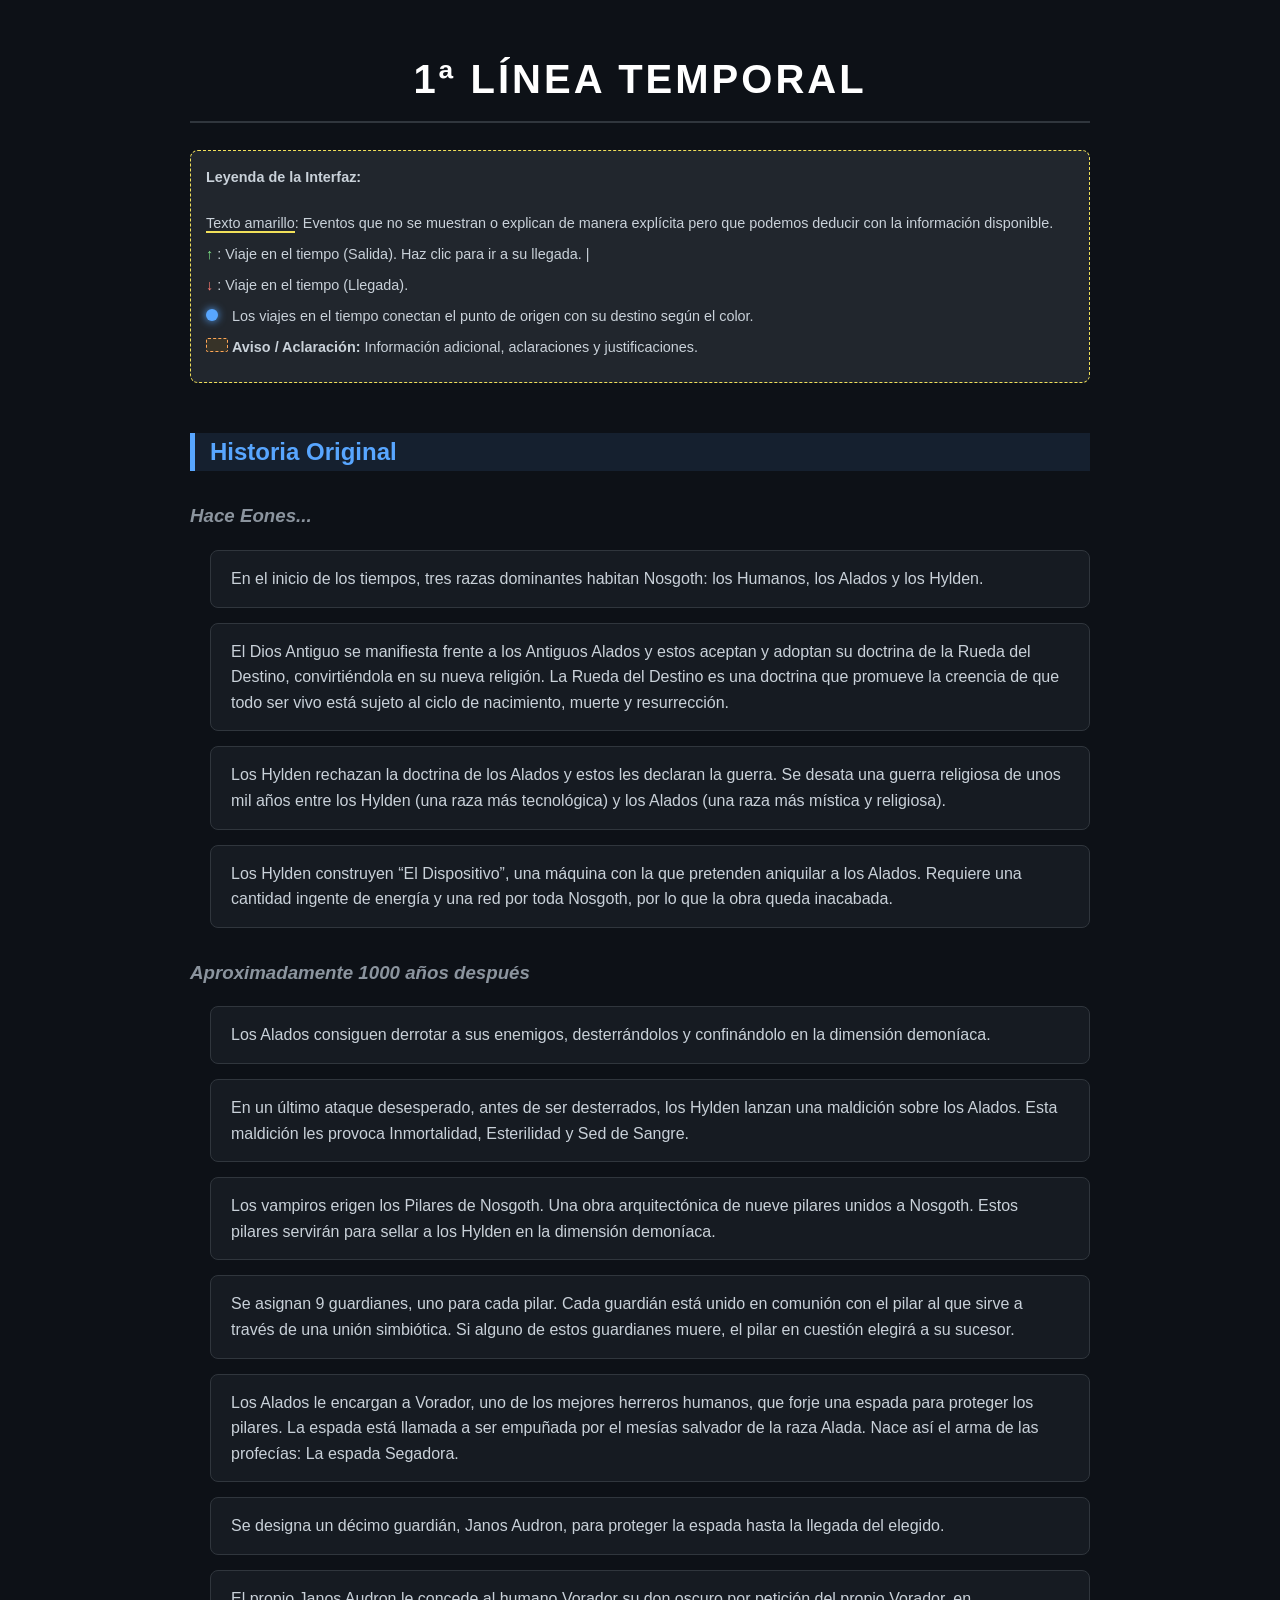
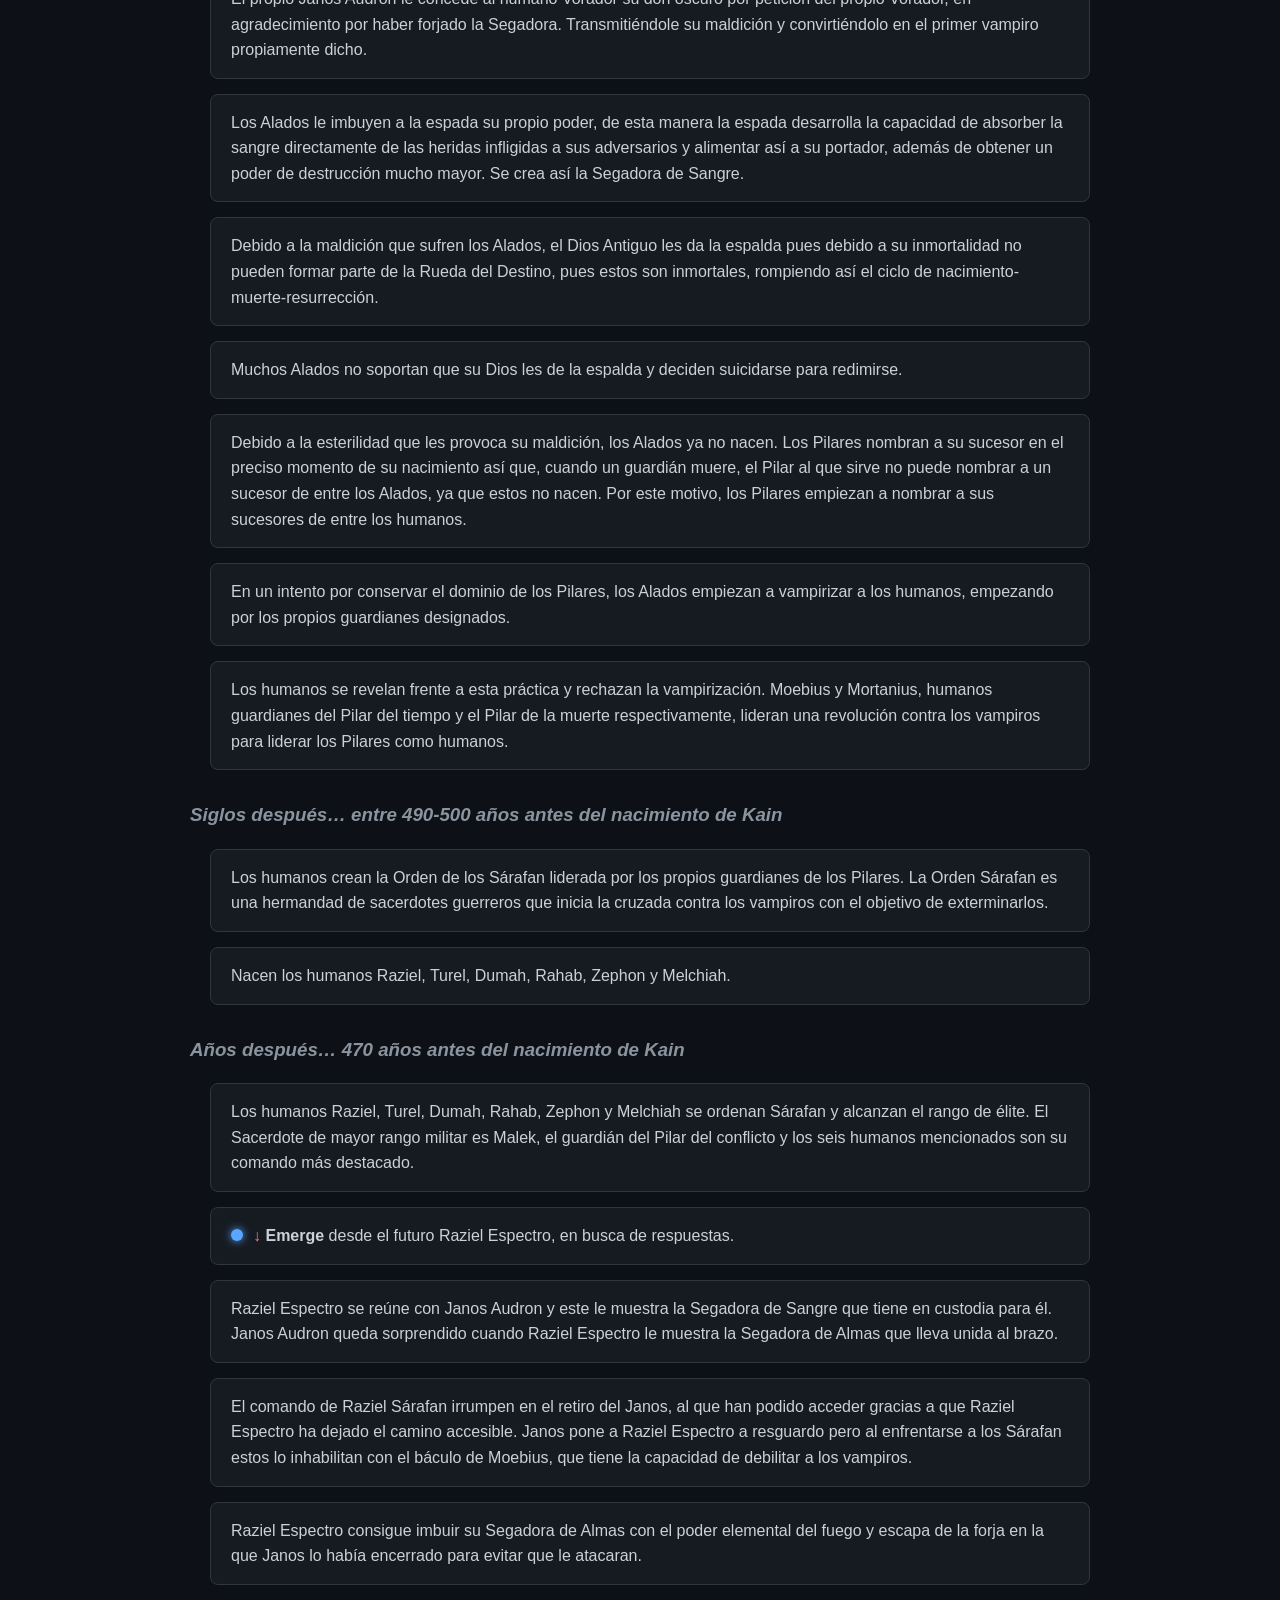
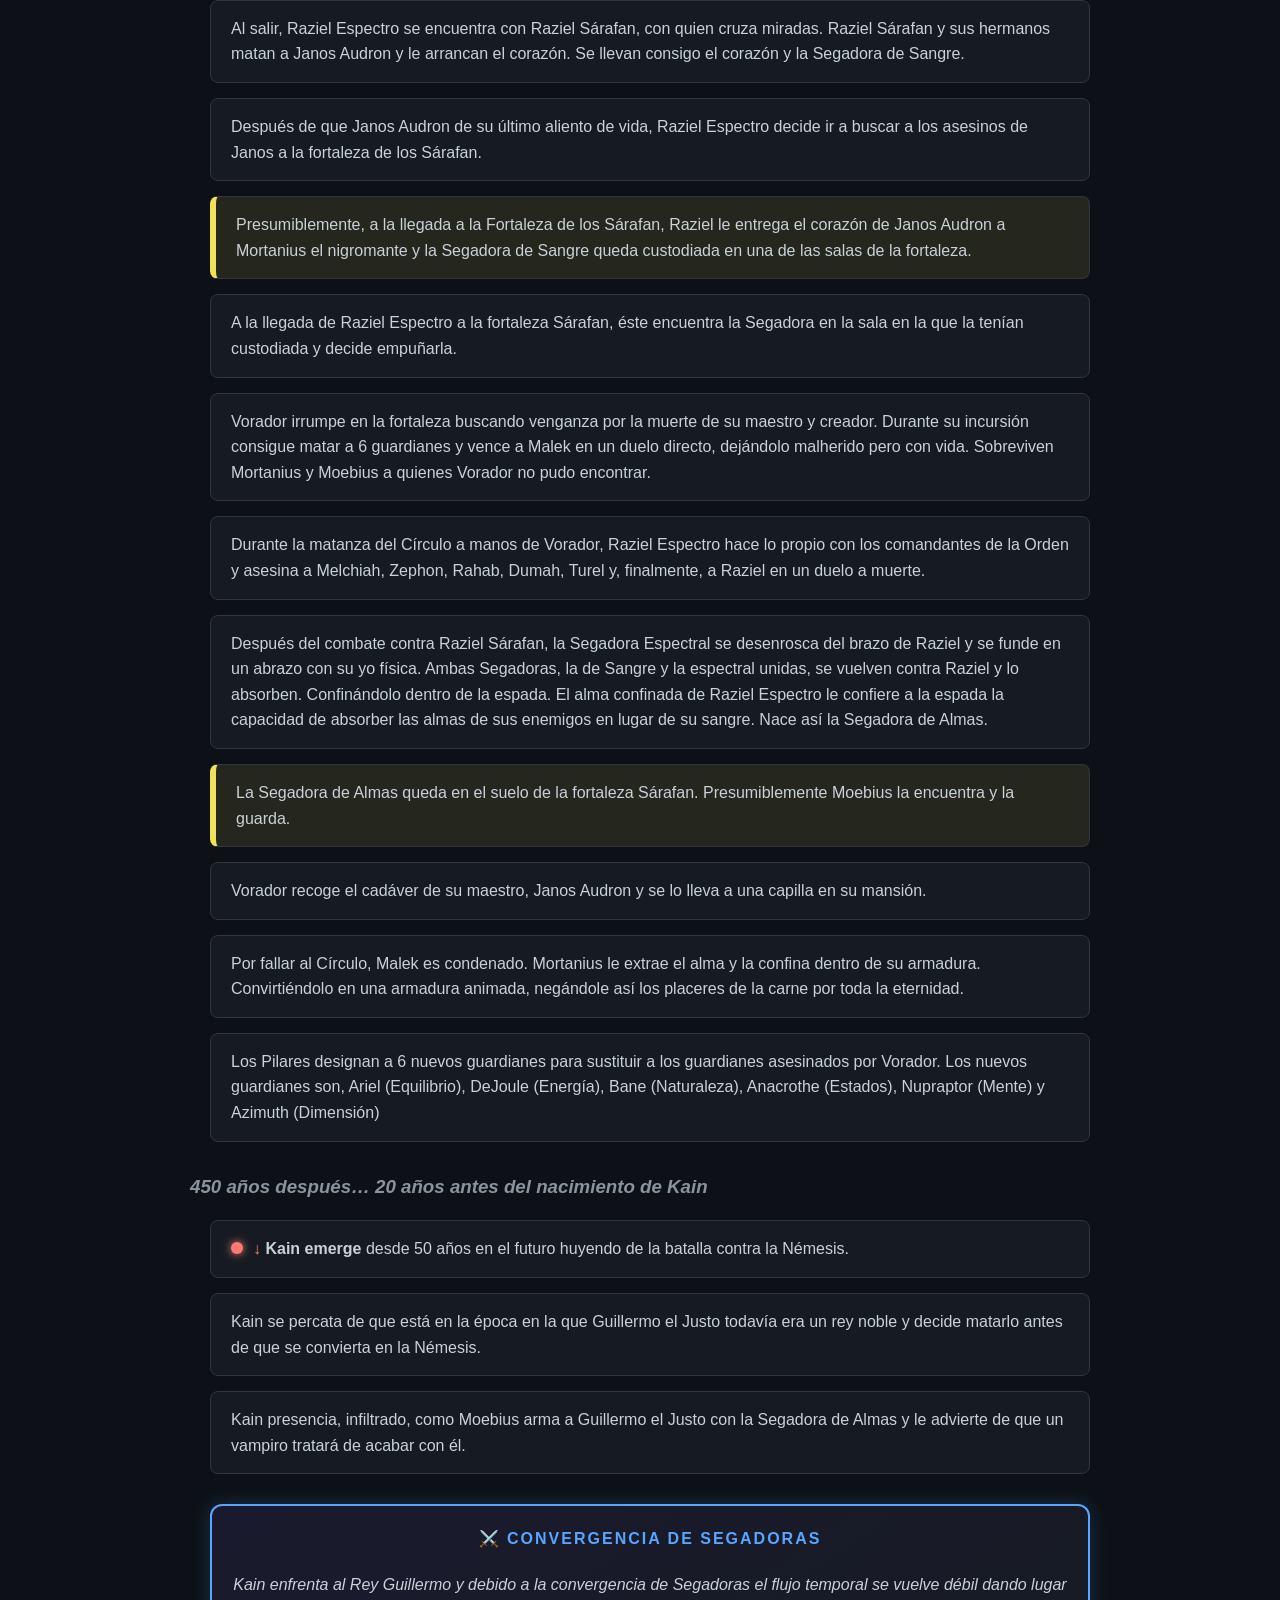
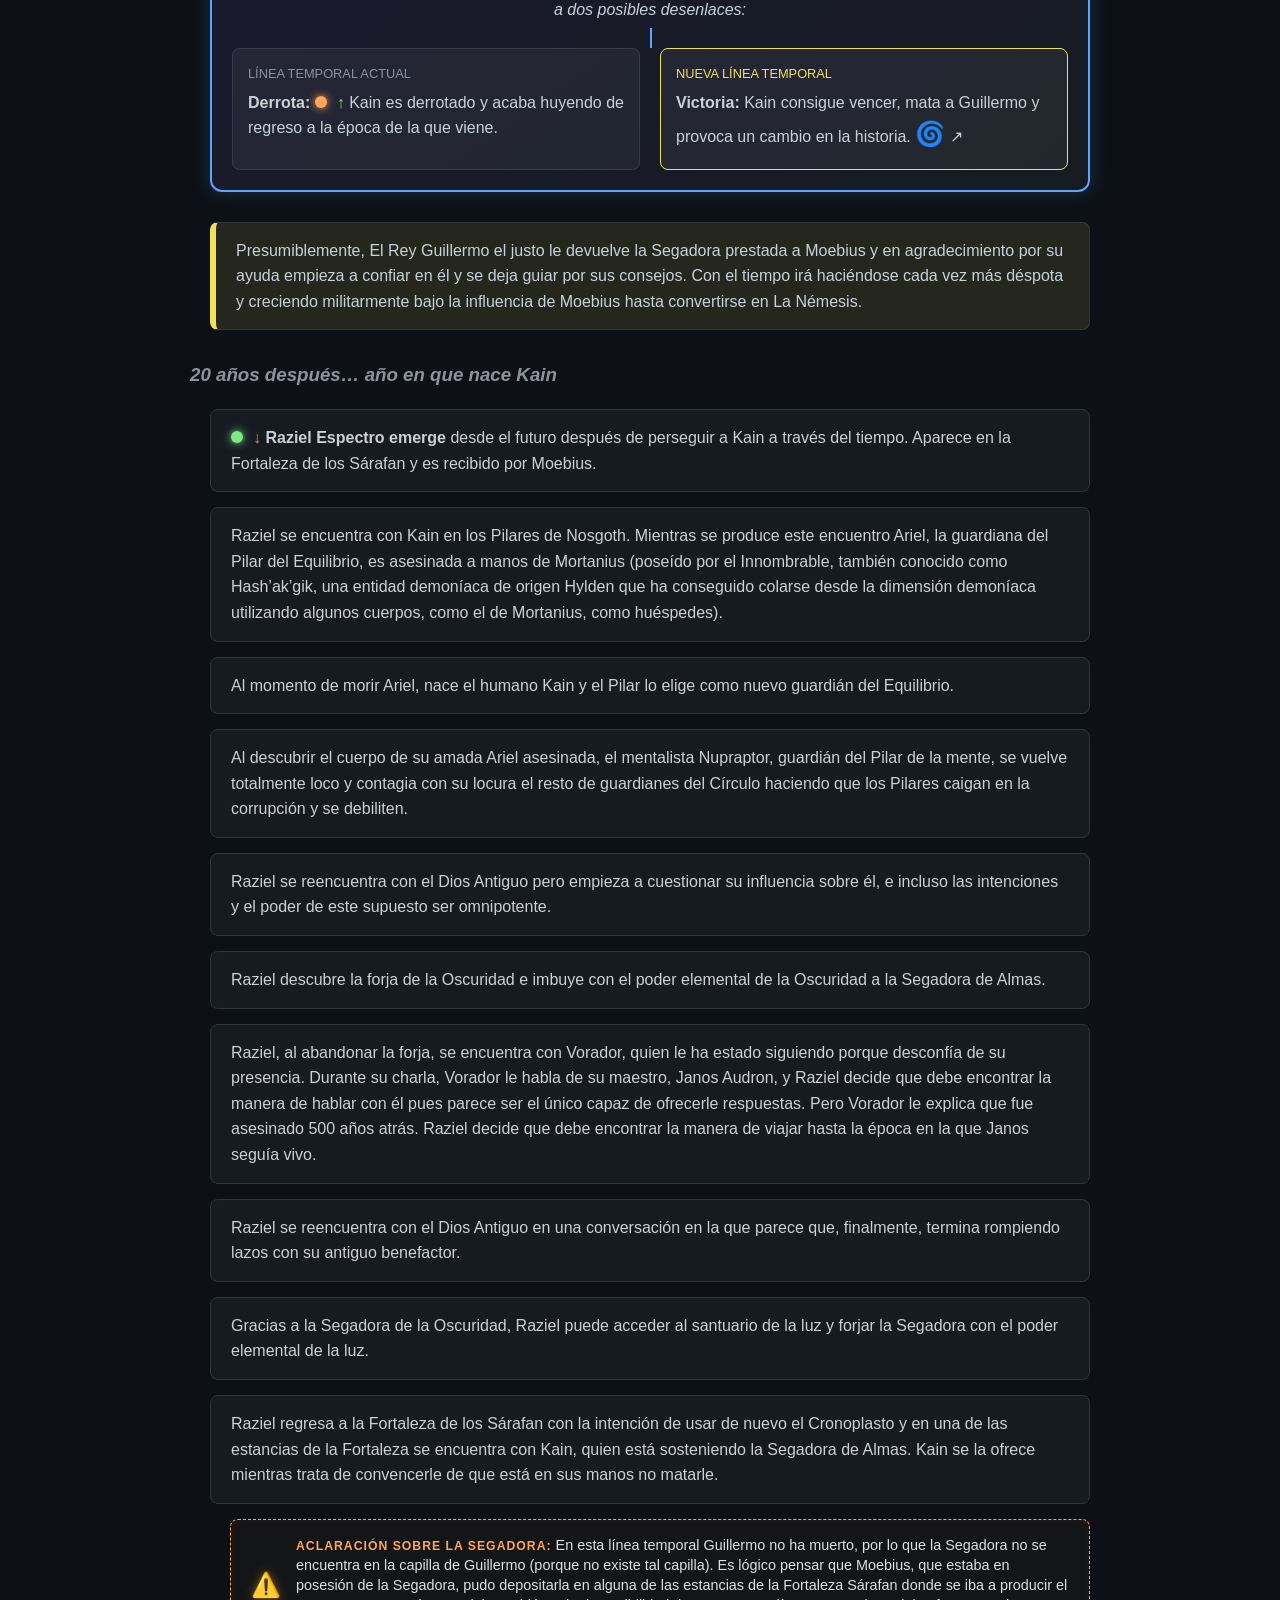
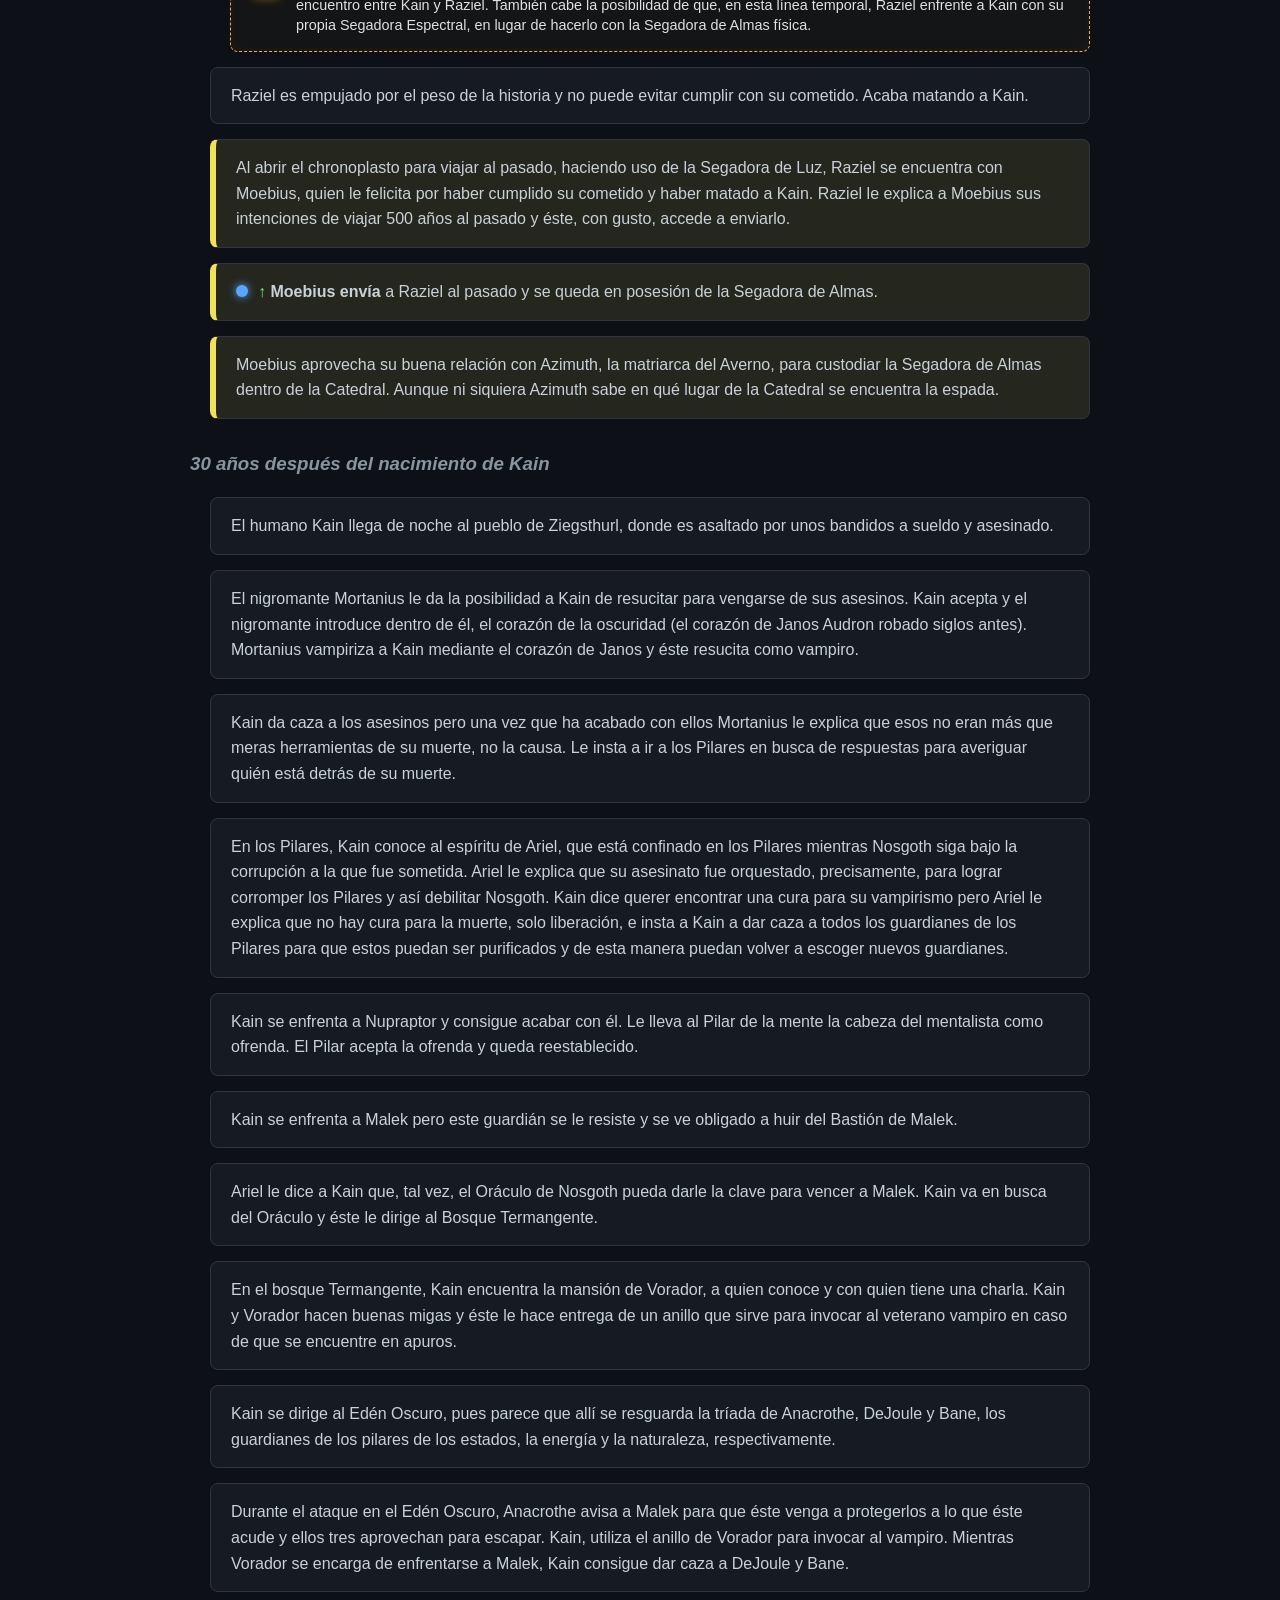
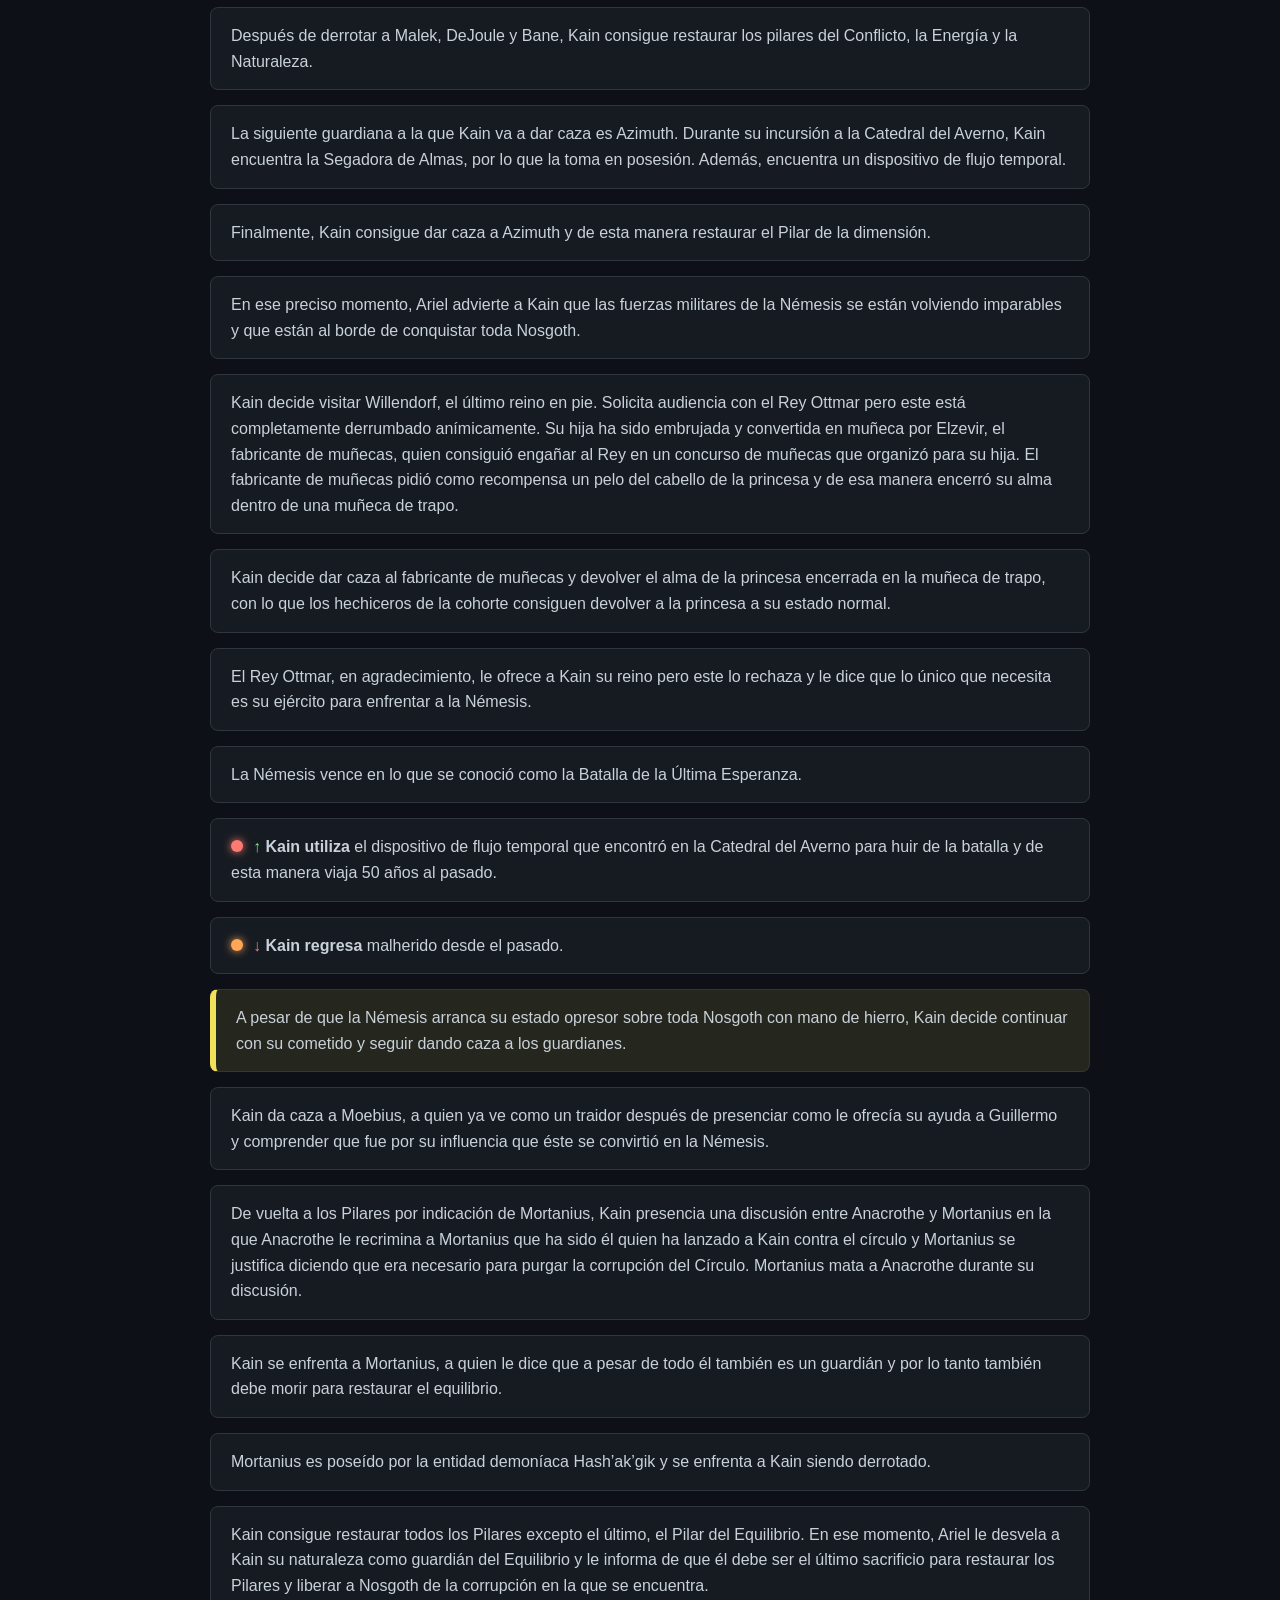
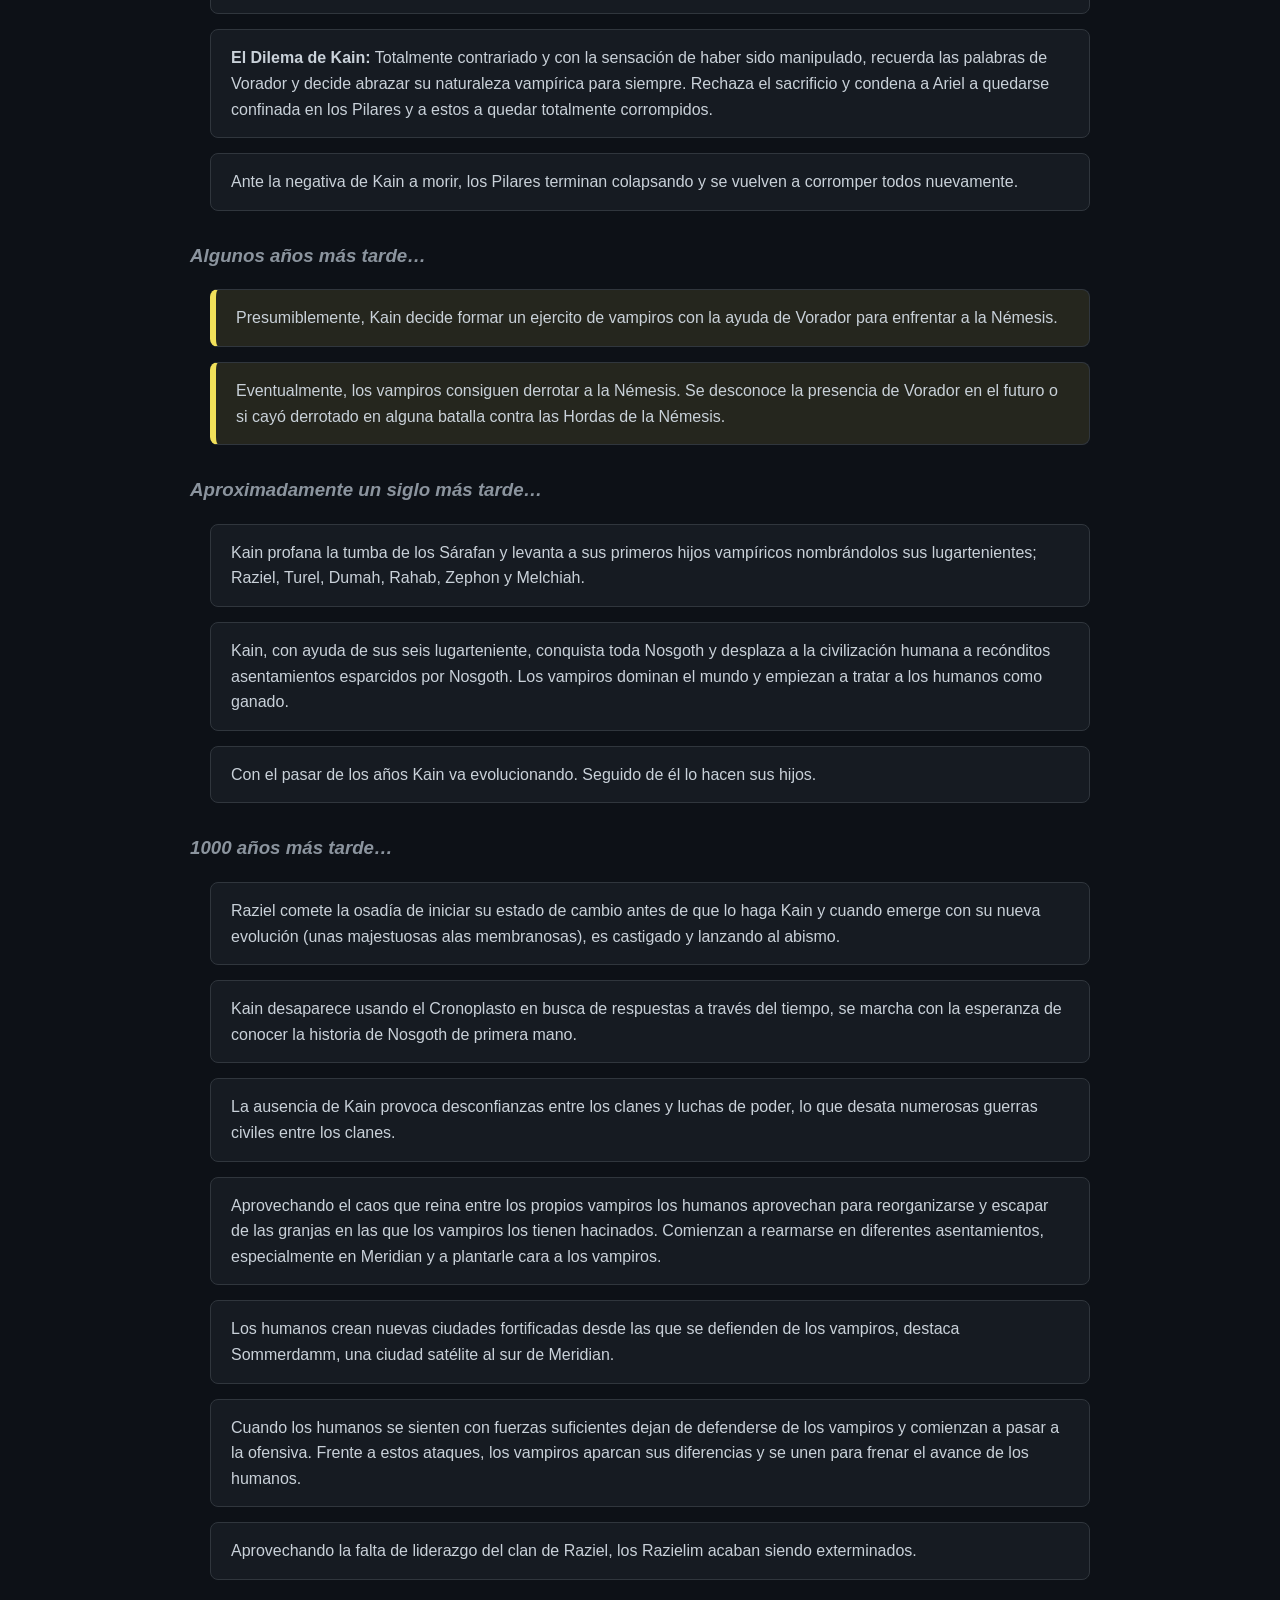
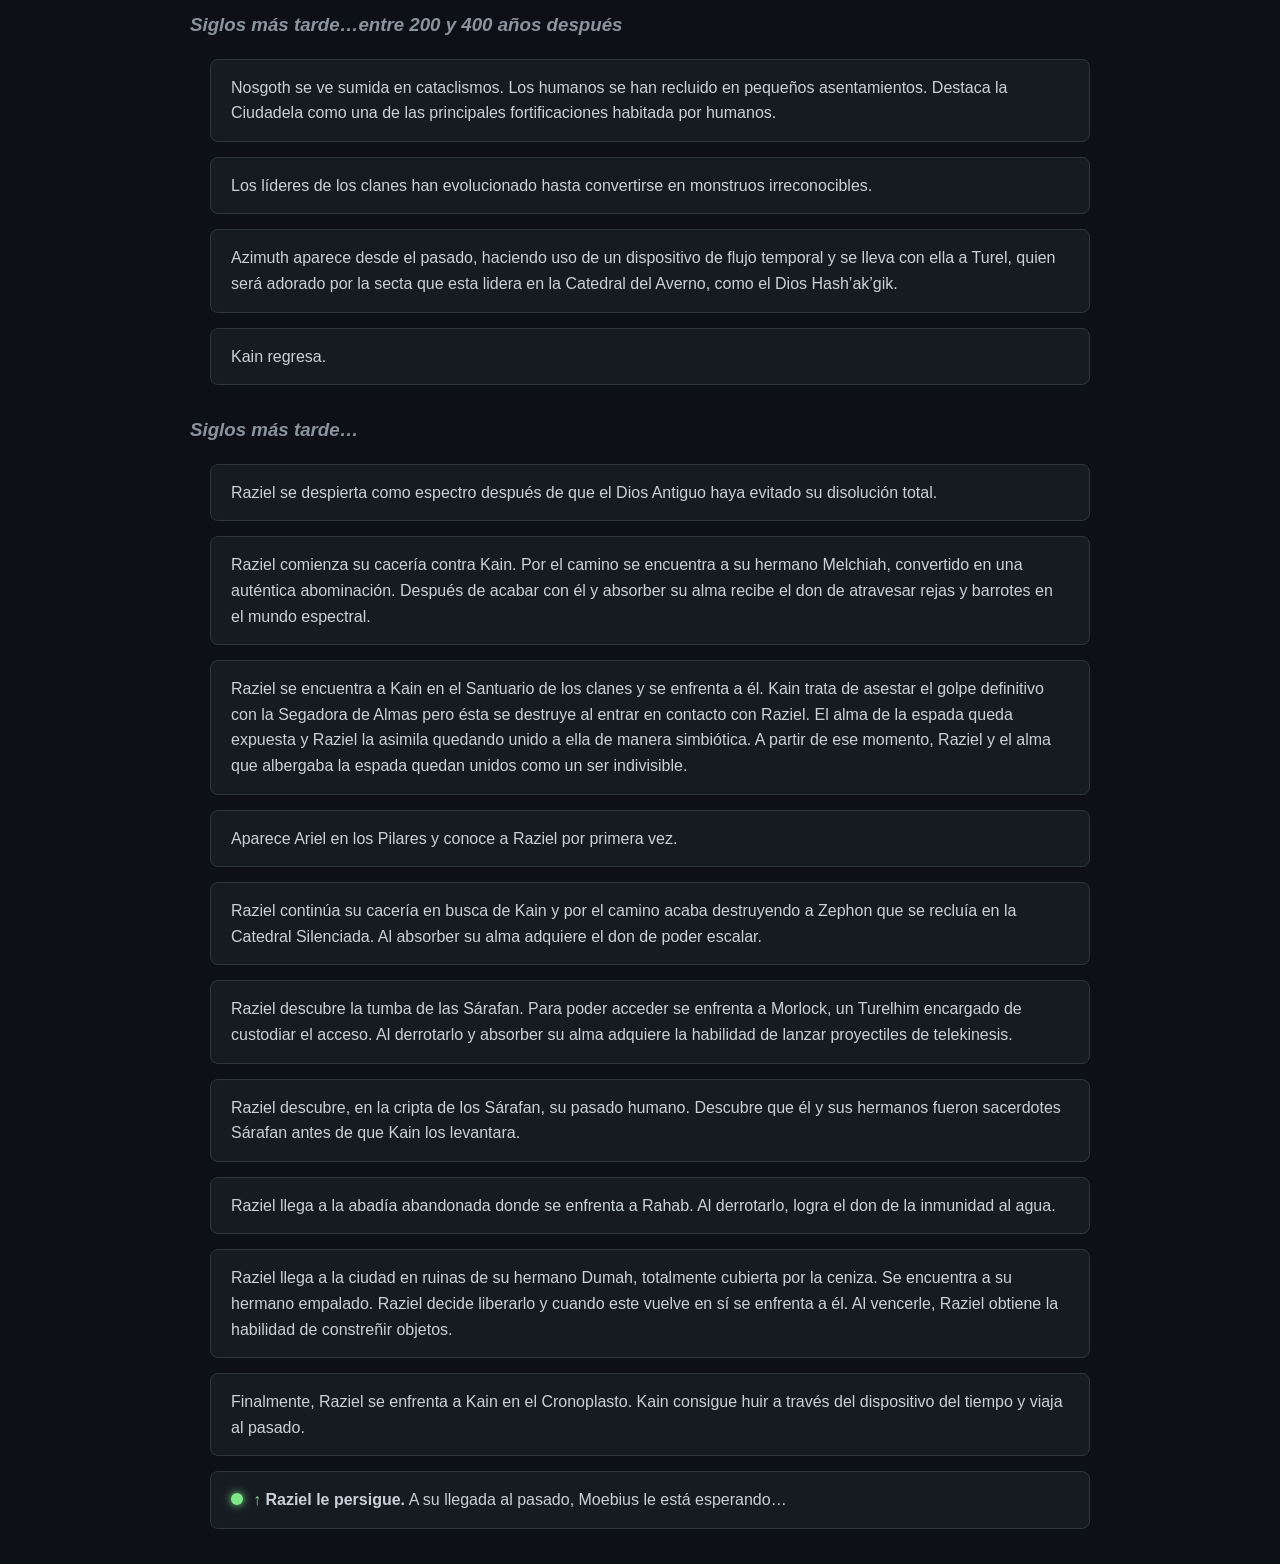
<file: 1Timeline.html>
<!DOCTYPE html>
<html lang="es">

<head>
    <meta charset="UTF-8">
    <meta name="viewport" content="width=device-width, initial-scale=1.0">
    <title>Cronología de Nosgoth - Versión Estética</title>
    <link rel="stylesheet" href="./css/timeline-style.css" />
</head>

<body>

    <div class="container">
        <h1>1ª Línea Temporal</h1>

        <div class="legend">
            <strong>Leyenda de la Interfaz:</strong><br><br>
            <div class="legend-item"><span style="border-bottom: 2px solid var(--accent-yellow)">Texto amarillo</span>:
                Eventos que no se
                muestran o explican de manera explícita pero que podemos deducir con la información disponible.</div>
            <div class="legend-item"><span class="up">↑</span> : Viaje en el tiempo (Salida). Haz clic para ir a su llegada. | </div>
            <div class="legend-item"><span class="down">↓</span> : Viaje en el tiempo
                (Llegada).</div>
            <div class="legend-item"><span class="dot dot-blue"></span> Los viajes en el tiempo conectan el punto de
                origen con su destino según
                el color.</div>
            <div class="legend-item"><span class="warning-sample"></span>
                <strong>Aviso / Aclaración:</strong> Información adicional, aclaraciones y justificaciones.
            </div>
        </div>

        <h2>Historia Original</h2>

        <h3>Hace Eones...</h3>
        <div class="timeline">
            <div class="event-card">En el inicio de los tiempos, tres razas dominantes habitan Nosgoth: los Humanos, los
                Alados y los Hylden.</div>
            <div class="event-card">El Dios Antiguo se manifiesta frente a los Antiguos Alados y estos aceptan y adoptan
                su doctrina de la Rueda del Destino,
                convirtiéndola en su nueva religión.
                La Rueda del Destino es una doctrina que promueve la creencia de que todo ser vivo está sujeto al ciclo
                de nacimiento, muerte y resurrección.
            </div>
            <div class="event-card">Los Hylden rechazan la doctrina de los Alados y estos les declaran la guerra.
                Se desata una guerra religiosa de unos mil años entre los Hylden (una raza más tecnológica) y los Alados
                (una raza más mística y religiosa).
            </div>
            <div class="event-card">Los Hylden construyen “El Dispositivo”, una máquina con la que pretenden aniquilar a
                los Alados.
                Requiere una cantidad ingente de energía y una red por toda Nosgoth, por lo que la obra queda inacabada.
            </div>
        </div>

        <h3>Aproximadamente 1000 años después</h3>
        <div class="timeline">
            <div class="event-card">Los Alados consiguen derrotar a sus enemigos, desterrándolos y confinándolo en la
                dimensión demoníaca.</div>
            <div class="event-card">En un último ataque desesperado, antes de ser desterrados, los Hylden lanzan una
                maldición sobre los Alados.
                Esta maldición les provoca Inmortalidad, Esterilidad y Sed de Sangre.
            </div>
            <div class="event-card">Los vampiros erigen los Pilares de Nosgoth. Una obra arquitectónica de nueve pilares
                unidos a Nosgoth.
                Estos pilares servirán para sellar a los Hylden en la dimensión demoníaca.
            </div>
            <div class="event-card">Se asignan 9 guardianes, uno para cada pilar. Cada guardián está unido en comunión
                con el pilar al que sirve a través de una unión simbiótica.
                Si alguno de estos guardianes muere, el pilar en cuestión elegirá a su sucesor.
            </div>
            <div class="event-card">Los Alados le encargan a Vorador, uno de los mejores herreros humanos, que forje una
                espada para proteger los pilares.
                La espada está llamada a ser empuñada por el mesías salvador de la raza Alada.
                Nace así el arma de las profecías: La espada Segadora.
            </div>
            <div class="event-card">Se designa un décimo guardián, Janos Audron, para proteger la espada hasta la
                llegada del elegido. </div>
            <div class="event-card">El propio Janos Audron le concede al humano Vorador su don oscuro por petición del
                propio Vorador, en agradecimiento por haber forjado la Segadora.
                Transmitiéndole su maldición y convirtiéndolo en el primer vampiro propiamente dicho.
            </div>
            <div class="event-card">Los Alados le imbuyen a la espada su propio poder, de esta manera la espada
                desarrolla la capacidad de absorber la sangre directamente de las heridas
                infligidas a sus adversarios y alimentar así a su portador, además de obtener un poder de destrucción
                mucho mayor.
                Se crea así la Segadora de Sangre.
            </div>
            <div class="event-card">Debido a la maldición que sufren los Alados, el Dios Antiguo les da la espalda pues
                debido a su inmortalidad no pueden formar parte de la Rueda del Destino,
                pues estos son inmortales, rompiendo así el ciclo de nacimiento-muerte-resurrección.
            </div>
            <div class="event-card">Muchos Alados no soportan que su Dios les de la espalda y deciden suicidarse para
                redimirse. </div>
            <div class="event-card">Debido a la esterilidad que les provoca su maldición, los Alados ya no nacen. Los
                Pilares nombran a su sucesor en el preciso momento de su nacimiento así que,
                cuando un guardián muere, el Pilar al que sirve no puede nombrar a un sucesor de entre los Alados, ya
                que estos no nacen. Por este motivo,
                los Pilares empiezan a nombrar a sus sucesores de entre los humanos.
            </div>
            <div class="event-card">En un intento por conservar el dominio de los Pilares, los Alados empiezan a
                vampirizar a los humanos, empezando por los propios guardianes designados. </div>
            <div class="event-card">Los humanos se revelan frente a esta práctica y rechazan la vampirización.
                Moebius y Mortanius, humanos guardianes del Pilar del tiempo y el Pilar de la muerte respectivamente,
                lideran una revolución contra los vampiros para liderar los Pilares como humanos.
            </div>
        </div>
        <h3>Siglos después… entre 490-500 años antes del nacimiento de Kain</h3>
        <div class="timeline">
            <div class="event-card">Los humanos crean la Orden de los Sárafan liderada por los propios guardianes de los
                Pilares.
                La Orden Sárafan es una hermandad de sacerdotes guerreros que inicia la cruzada contra los vampiros con
                el objetivo de exterminarlos.
            </div>
            <div class="event-card">Nacen los humanos Raziel, Turel, Dumah, Rahab, Zephon y Melchiah. </div>
        </div>
        <h3>Años después… 470 años antes del nacimiento de Kain</h3>
        <div class="timeline">
            <div class="event-card">Los humanos Raziel, Turel, Dumah, Rahab, Zephon y Melchiah se ordenan Sárafan y
                alcanzan el rango de élite.
                El Sacerdote de mayor rango militar es Malek, el guardián del Pilar del conflicto y los seis humanos
                mencionados son su comando más destacado.
            </div>
            <div class="event-card" id="llegada-raziel-espectro">
                <span class="dot dot-blue"></span><span class="down">↓</span>
                <strong>Emerge</strong> desde el futuro Raziel Espectro, en busca de respuestas.
            </div>
            <div class="event-card">Raziel Espectro se reúne con Janos Audron y este le muestra la Segadora de Sangre
                que tiene en custodia para él.
                Janos Audron queda sorprendido cuando Raziel Espectro le muestra la Segadora de Almas que lleva unida al
                brazo.
            </div>
            <div class="event-card">El comando de Raziel Sárafan irrumpen en el retiro del Janos, al que han podido
                acceder gracias a que Raziel Espectro ha dejado el camino accesible.
                Janos pone a Raziel Espectro a resguardo pero al enfrentarse a los Sárafan estos lo inhabilitan con el
                báculo de Moebius,
                que tiene la capacidad de debilitar a los vampiros.
            </div>
            <div class="event-card">Raziel Espectro consigue imbuir su Segadora de Almas con el poder elemental del
                fuego y escapa de la forja en la que Janos
                lo había encerrado para evitar que le atacaran.
            </div>
            <div class="event-card">Al salir, Raziel Espectro se encuentra con Raziel Sárafan, con quien cruza miradas.
                Raziel Sárafan y sus hermanos matan a Janos Audron y le arrancan el corazón.
                Se llevan consigo el corazón y la Segadora de Sangre.
            </div>
            <div class="event-card">Después de que Janos Audron de su último aliento de vida,
                Raziel Espectro decide ir a buscar a los asesinos de Janos a la fortaleza de los Sárafan.
            </div>
            <div class="event-card deduced">Presumiblemente, a la llegada a la Fortaleza de los Sárafan, Raziel le
                entrega el corazón de Janos Audron a Mortanius el nigromante y la Segadora de Sangre queda custodiada en
                una de las salas de la fortaleza.
            </div>
            <div class="event-card">
                A la llegada de Raziel Espectro a la fortaleza Sárafan, éste encuentra la Segadora en la sala en la que
                la tenían custodiada y decide empuñarla.
            </div>
            <div class="event-card">
                Vorador irrumpe en la fortaleza buscando venganza por la muerte de su maestro y creador. Durante su
                incursión consigue matar a 6 guardianes y vence a Malek en un duelo directo, dejándolo malherido pero
                con vida. Sobreviven Mortanius y Moebius a quienes Vorador no pudo encontrar.
            </div>
            <div class="event-card">Durante la matanza del Círculo a manos de Vorador, Raziel Espectro hace lo propio
                con los comandantes de la Orden y asesina a Melchiah, Zephon, Rahab, Dumah, Turel y, finalmente, a
                Raziel en un duelo a muerte.

            </div>
            <div class="event-card">Después del combate contra Raziel Sárafan, la Segadora Espectral se desenrosca del
                brazo de Raziel y se funde en un abrazo con su yo física. Ambas Segadoras, la de Sangre y la espectral
                unidas, se vuelven contra Raziel y lo absorben. Confinándolo dentro de la espada. El alma confinada de
                Raziel Espectro le confiere a la espada la capacidad de absorber las almas de sus enemigos en lugar de
                su sangre. Nace así la Segadora de Almas.

            </div>
            <div class="event-card deduced">La Segadora de Almas queda en el suelo de la fortaleza Sárafan.
                Presumiblemente Moebius la encuentra y la guarda.
            </div>
            <div class="event-card">Vorador recoge el cadáver de su maestro, Janos Audron y se lo lleva a una capilla en
                su mansión.
            </div>
            <div class="event-card">Por fallar al Círculo, Malek es condenado. Mortanius le extrae el alma y la confina
                dentro de su armadura. Convirtiéndolo en una armadura animada, negándole así los placeres de la carne
                por toda la eternidad.
            </div>
            <div class="event-card">Los Pilares designan a 6 nuevos guardianes para sustituir a los guardianes
                asesinados por Vorador. Los nuevos guardianes son, Ariel (Equilibrio), DeJoule (Energía), Bane
                (Naturaleza), Anacrothe (Estados), Nupraptor (Mente) y Azimuth (Dimensión)

            </div>
        </div>

        <h3>450 años después… 20 años antes del nacimiento de Kain</h3>
        <div class="timeline">
            <div class="event-card" id="llegada-kain-futuro">
                <span class="dot dot-red"></span><span class="down">↓</span>
                <strong>Kain emerge</strong> desde 50 años en el futuro huyendo de la batalla contra la Némesis.
            </div>
            <div class="event-card">Kain se percata de que está en la época en la que Guillermo el Justo todavía era un
                rey noble y decide matarlo antes de que se convierta en la Némesis.</div>
            <div class="event-card">Kain presencia, infiltrado, como Moebius arma a Guillermo el Justo con la Segadora
                de Almas y le advierte de que un vampiro tratará de acabar con él.</div>
            <div class="divergence-container">
                <div class="divergence-header">
                    <span>⚔️ Convergencia de Segadoras</span>
                </div>

                <p style="text-align: center; margin-bottom: 25px; font-style: italic;">
                    Kain enfrenta al Rey Guillermo y debido a la convergencia de Segadoras el flujo temporal se vuelve
                    débil dando lugar a dos posibles desenlaces:
                </p>

                <div class="split-paths">
                    <a class="path-card time-link" href="#llegada-kain-regreso" title="Ir a la llegada correspondiente">
                        <span class="path-label">Línea Temporal Actual</span>
                        <strong>Derrota: </strong> <span class="dot dot-orange"></span><span class="up">↑</span> Kain es
                        derrotado y acaba huyendo de regreso a la época de la que viene.
                    </a>

                    <a class="path-card time-link" href="./2Timeline.html" target="_blank" rel="noopener noreferrer" style="border-color: #f1e05a;" title="Abrir la 2ª Línea Temporal en una pestaña nueva">
                        <span class="path-label" style="color: #f1e05a;">Nueva Línea Temporal</span>
                        <strong>Victoria:</strong> Kain consigue vencer, mata a Guillermo y provoca un cambio en la
                        historia. <span class="vortex-icon">🌀</span> <span aria-hidden="true">↗</span>
                    </a>
                </div>

            </div>
            <div class="event-card deduced">Presumiblemente, El Rey Guillermo el justo le devuelve la Segadora
                prestada a Moebius y en agradecimiento por su ayuda empieza a confiar en él y se deja guiar por sus
                consejos. Con el tiempo irá haciéndose cada vez más déspota y creciendo militarmente bajo la
                influencia de Moebius hasta convertirse en La Némesis.
            </div>
        </div>

        <h3>20 años después… año en que nace Kain</h3>
        <div class="timeline">
            <div class="event-card" id="llegada-raziel-persecucion">
                <span class="dot dot-green"></span><span class="down">↓</span>
                <strong>Raziel Espectro emerge</strong> desde el futuro después de perseguir a Kain a través del tiempo.
                Aparece en la Fortaleza de los Sárafan y es recibido por Moebius.
            </div>
            <div class="event-card">Raziel se encuentra con Kain en los Pilares de Nosgoth. Mientras se produce este
                encuentro Ariel, la guardiana del Pilar del Equilibrio, es asesinada a manos de Mortanius (poseído por
                el Innombrable, también conocido como Hash’ak’gik, una entidad demoníaca de origen Hylden que ha
                conseguido colarse desde la dimensión demoníaca utilizando algunos cuerpos, como el de Mortanius, como
                huéspedes).
            </div>
            <div class="event-card">Al momento de morir Ariel, nace el humano Kain y el Pilar lo elige como nuevo
                guardián del Equilibrio.
            </div>
            <div class="event-card">Al descubrir el cuerpo de su amada Ariel asesinada, el mentalista Nupraptor,
                guardián del Pilar de la mente, se vuelve totalmente loco y contagia con su locura el resto de
                guardianes del Círculo haciendo que los Pilares caigan en la corrupción y se debiliten.
            </div>
            <div class="event-card">Raziel se reencuentra con el Dios Antiguo pero empieza a cuestionar su influencia
                sobre él, e incluso las intenciones y el poder de este supuesto ser omnipotente.
            </div>
            <div class="event-card">Raziel descubre la forja de la Oscuridad e imbuye con el poder elemental de la
                Oscuridad a la Segadora de Almas.
            </div>
            <div class="event-card">Raziel, al abandonar la forja, se encuentra con Vorador, quien le ha estado
                siguiendo porque desconfía de su presencia. Durante su charla, Vorador le habla de su maestro, Janos
                Audron, y Raziel decide que debe encontrar la manera de hablar con él pues parece ser el único capaz de
                ofrecerle respuestas. Pero Vorador le explica que fue asesinado 500 años atrás. Raziel decide que debe
                encontrar la manera de viajar hasta la época en la que Janos seguía vivo.
            </div>
            <div class="event-card">Raziel se reencuentra con el Dios Antiguo en una conversación en la que parece que,
                finalmente, termina rompiendo lazos con su antiguo benefactor.
            </div>
            <div class="event-card">Gracias a la Segadora de la Oscuridad, Raziel puede acceder al santuario de la luz y
                forjar la Segadora con el poder elemental de la luz.
            </div>
            <div class="event-card">Raziel regresa a la Fortaleza de los Sárafan con la intención de usar de nuevo el
                Cronoplasto y en una de las estancias de la Fortaleza se encuentra con Kain, quien está sosteniendo la
                Segadora de Almas. Kain se la ofrece mientras trata de convencerle de que está en sus manos no matarle.
            </div>
            <div class="event-card warning-card">
                <div class="warning-icon">⚠️</div>
                <div class="warning-content">
                    <strong>Aclaración sobre la Segadora:</strong>
                    En esta línea temporal Guillermo no ha muerto, por lo que la Segadora no se encuentra en la capilla
                    de Guillermo (porque no existe tal capilla). Es lógico pensar que Moebius, que estaba en posesión de
                    la Segadora, pudo depositarla en alguna de las estancias de la Fortaleza Sárafan donde se iba a
                    producir el encuentro entre Kain y Raziel. También cabe la posibilidad de que, en esta línea
                    temporal, Raziel enfrente a Kain con su propia Segadora Espectral, en lugar de hacerlo con la
                    Segadora de Almas física.
                </div>
            </div>
            <div class="event-card">Raziel es empujado por el peso de la historia y no puede evitar cumplir con su
                cometido. Acaba matando a Kain.
            </div>
            <div class="event-card deduced">Al abrir el chronoplasto para viajar al pasado, haciendo uso de la Segadora
                de Luz, Raziel se encuentra con Moebius, quien le felicita por haber cumplido su cometido y haber matado
                a Kain. Raziel le explica a Moebius sus intenciones de viajar 500 años al pasado y éste, con gusto,
                accede a enviarlo.
            </div>
            <a class="event-card deduced time-link" href="#llegada-raziel-espectro" title="Ir a la llegada correspondiente">
                <span class="dot dot-blue"></span><span class="up">↑</span>
                <strong>Moebius envía</strong> a Raziel al pasado y se queda en posesión de la Segadora de Almas.
            </a>
            <div class="event-card deduced">Moebius aprovecha su buena relación con Azimuth, la matriarca del Averno,
                para custodiar la Segadora de Almas dentro de la Catedral. Aunque ni siquiera Azimuth sabe en qué lugar
                de la Catedral se encuentra la espada.
            </div>

        </div>

        <h3>30 años después del nacimiento de Kain</h3>
        <div class="timeline">
            <div class="event-card">El humano Kain llega de noche al pueblo de Ziegsthurl, donde es asaltado por unos
                bandidos a sueldo y asesinado.
            </div>
            <div class="event-card">El nigromante Mortanius le da la posibilidad a Kain de resucitar para vengarse de
                sus asesinos. Kain acepta y el nigromante introduce dentro de él, el corazón de la oscuridad (el corazón
                de Janos Audron robado siglos antes). Mortanius vampiriza a Kain mediante el corazón de Janos y éste
                resucita como vampiro.
            </div>
            <div class="event-card">Kain da caza a los asesinos pero una vez que ha acabado con ellos Mortanius le
                explica que esos no eran más que meras herramientas de su muerte, no la causa. Le insta a ir a los
                Pilares en busca de respuestas para averiguar quién está detrás de su muerte.
            </div>
            <div class="event-card">En los Pilares, Kain conoce al espíritu de Ariel, que está confinado en los Pilares
                mientras Nosgoth siga bajo la corrupción a la que fue sometida. Ariel le explica que su asesinato fue
                orquestado, precisamente, para lograr corromper los Pilares y así debilitar Nosgoth. Kain dice querer
                encontrar una cura para su vampirismo pero Ariel le explica que no hay cura para la muerte, solo
                liberación, e insta a Kain a dar caza a todos los guardianes de los Pilares para que estos puedan ser
                purificados y de esta manera puedan volver a escoger nuevos guardianes.
            </div>
            <div class="event-card">Kain se enfrenta a Nupraptor y consigue acabar con él. Le lleva al Pilar de la mente
                la cabeza del mentalista como ofrenda. El Pilar acepta la ofrenda y queda reestablecido.
            </div>
            <div class="event-card">Kain se enfrenta a Malek pero este guardián se le resiste y se ve obligado a huir
                del Bastión de Malek.
            </div>
            <div class="event-card">Ariel le dice a Kain que, tal vez, el Oráculo de Nosgoth pueda darle la clave para
                vencer a Malek. Kain va en busca del Oráculo y éste le dirige al Bosque Termangente.
            </div>
            <div class="event-card">En el bosque Termangente, Kain encuentra la mansión de Vorador, a quien conoce y con
                quien tiene una charla. Kain y Vorador hacen buenas migas y éste le hace entrega de un anillo que sirve
                para invocar al veterano vampiro en caso de que se encuentre en apuros.
            </div>
            <div class="event-card">Kain se dirige al Edén Oscuro, pues parece que allí se resguarda la tríada de
                Anacrothe, DeJoule y Bane, los guardianes de los pilares de los estados, la energía y la naturaleza,
                respectivamente.
            </div>
            <div class="event-card">Durante el ataque en el Edén Oscuro, Anacrothe avisa a Malek para que éste venga a
                protegerlos a lo que éste acude y ellos tres aprovechan para escapar. Kain, utiliza el anillo de Vorador
                para invocar al vampiro. Mientras Vorador se encarga de enfrentarse a Malek, Kain consigue dar caza a
                DeJoule y Bane.
            </div>
            <div class="event-card">Después de derrotar a Malek, DeJoule y Bane, Kain consigue restaurar los pilares del
                Conflicto, la Energía y la Naturaleza.
            </div>
            <div class="event-card">La siguiente guardiana a la que Kain va a dar caza es Azimuth. Durante su incursión
                a la Catedral del Averno, Kain encuentra la Segadora de Almas, por lo que la toma en posesión. Además,
                encuentra un dispositivo de flujo temporal.
            </div>
            <div class="event-card">Finalmente, Kain consigue dar caza a Azimuth y de esta manera restaurar el Pilar de
                la dimensión.
            </div>
            <div class="event-card">En ese preciso momento, Ariel advierte a Kain que las fuerzas militares de la
                Némesis se están volviendo imparables y que están al borde de conquistar toda Nosgoth.
            </div>
            <div class="event-card">Kain decide visitar Willendorf, el último reino en pie. Solicita audiencia con el
                Rey Ottmar pero este está completamente derrumbado anímicamente. Su hija ha sido embrujada y convertida
                en muñeca por Elzevir, el fabricante de muñecas, quien consiguió engañar al Rey en un concurso de
                muñecas que organizó para su hija. El fabricante de muñecas pidió como recompensa un pelo del cabello de
                la princesa y de esa manera encerró su alma dentro de una muñeca de trapo.
            </div>
            <div class="event-card">Kain decide dar caza al fabricante de muñecas y devolver el alma de la princesa
                encerrada en la muñeca de trapo, con lo que los hechiceros de la cohorte consiguen devolver a la
                princesa a su estado normal.
            </div>
            <div class="event-card">El Rey Ottmar, en agradecimiento, le ofrece a Kain su reino pero este lo rechaza y
                le dice que lo único que necesita es su ejército para enfrentar a la Némesis.
            </div>
            <div class="event-card">La Némesis vence en lo que se conoció como la Batalla de la Última Esperanza.
            </div>
            <a class="event-card time-link" href="#llegada-kain-futuro" title="Ir a la llegada correspondiente">
                <span class="dot dot-red"></span><span class="up">↑</span><strong> Kain utiliza</strong> el
                dispositivo de flujo temporal que encontró en la Catedral del Averno para huir de la batalla y
                de esta manera viaja 50 años al pasado.
            </a>
            <div class="event-card" id="llegada-kain-regreso">
                <span class="dot dot-orange"></span><span class="down">↓</span>
                <strong>Kain regresa</strong> malherido desde el pasado.
            </div>
            <div class="event-card deduced">A pesar de que la Némesis arranca su estado opresor sobre toda Nosgoth con
                mano de hierro, Kain decide continuar con su cometido y seguir dando caza a los guardianes.
            </div>
            <div class="event-card">Kain da caza a Moebius, a quien ya ve como un traidor después de presenciar como le
                ofrecía su ayuda a Guillermo y comprender que fue por su influencia que éste se convirtió en la Némesis.
            </div>
            <div class="event-card">De vuelta a los Pilares por indicación de Mortanius, Kain presencia una discusión
                entre Anacrothe y Mortanius en la que Anacrothe le recrimina a Mortanius que ha sido él quien ha lanzado
                a Kain contra el círculo y Mortanius se justifica diciendo que era necesario para purgar la corrupción
                del Círculo. Mortanius mata a Anacrothe durante su discusión.
            </div>
            <div class="event-card">Kain se enfrenta a Mortanius, a quien le dice que a pesar de todo él también es un
                guardián y por lo tanto también debe morir para restaurar el equilibrio.
            </div>
            <div class="event-card">Mortanius es poseído por la entidad demoníaca Hash’ak’gik y se enfrenta a Kain
                siendo derrotado.
            </div>
            <div class="event-card">Kain consigue restaurar todos los Pilares excepto el último, el Pilar del
                Equilibrio. En ese momento, Ariel le desvela a Kain su naturaleza como guardián del Equilibrio y le
                informa de que él debe ser el último sacrificio para restaurar los Pilares y liberar a Nosgoth de la
                corrupción en la que se encuentra.
            </div>
            <div class="event-card"><strong>El Dilema de Kain:</strong> Totalmente contrariado y con la sensación de
                haber sido manipulado, recuerda
                las palabras de Vorador y decide abrazar su naturaleza vampírica para siempre. Rechaza el sacrificio y
                condena a Ariel a quedarse confinada en los Pilares y a estos a quedar totalmente corrompidos.
            </div>
            <div class="event-card">Ante la negativa de Kain a morir, los Pilares terminan colapsando y se vuelven a
                corromper todos nuevamente.
            </div>
        </div>
        <h3>Algunos años más tarde… </h3>
        <div class="timeline">
            <div class="event-card deduced">Presumiblemente, Kain decide formar un ejercito de vampiros con la ayuda de
                Vorador para enfrentar a la Némesis.
            </div>
            <div class="event-card deduced">Eventualmente, los vampiros consiguen derrotar a la Némesis. Se desconoce la
                presencia de Vorador en el futuro o si cayó derrotado en alguna batalla contra las Hordas de la Némesis.
            </div>
        </div>

        <h3>Aproximadamente un siglo más tarde… </h3>
        <div class="timeline">
            <div class="event-card">Kain profana la tumba de los Sárafan y levanta a sus primeros hijos vampíricos
                nombrándolos sus lugartenientes; Raziel, Turel, Dumah, Rahab, Zephon y Melchiah.
            </div>
            <div class="event-card">Kain, con ayuda de sus seis lugarteniente, conquista toda Nosgoth y desplaza a la
                civilización humana a recónditos asentamientos esparcidos por Nosgoth. Los vampiros dominan el mundo y
                empiezan a tratar a los humanos como ganado.
            </div>
            <div class="event-card">Con el pasar de los años Kain va evolucionando. Seguido de él lo hacen sus hijos.
            </div>
        </div>
        <h3>1000 años más tarde…</h3>
        <div class="timeline">
            <div class="event-card">Raziel comete la osadía de iniciar su estado de cambio antes de que lo haga Kain y
                cuando emerge con su nueva evolución (unas majestuosas alas membranosas), es castigado y lanzando al
                abismo.
            </div>
            <div class="event-card">Kain desaparece usando el Cronoplasto en busca de respuestas a través del tiempo, se
                marcha con la esperanza de conocer la historia de Nosgoth de primera mano.
            </div>
            <div class="event-card">La ausencia de Kain provoca desconfianzas entre los clanes y luchas de poder, lo que
                desata numerosas guerras civiles entre los clanes.
            </div>
            <div class="event-card">Aprovechando el caos que reina entre los propios vampiros los humanos aprovechan
                para reorganizarse y escapar de las granjas en las que los vampiros los tienen hacinados. Comienzan a
                rearmarse en diferentes asentamientos, especialmente en Meridian y a plantarle cara a los vampiros.
            </div>
            <div class="event-card">Los humanos crean nuevas ciudades fortificadas desde las que se defienden de los
                vampiros, destaca Sommerdamm, una ciudad satélite al sur de Meridian.
            </div>
            <div class="event-card">Cuando los humanos se sienten con fuerzas suficientes dejan de defenderse de los
                vampiros y comienzan a pasar a la ofensiva. Frente a estos ataques, los vampiros aparcan sus diferencias
                y se unen para frenar el avance de los humanos.
            </div>
            <div class="event-card">Aprovechando la falta de liderazgo del clan de Raziel, los Razielim acaban siendo
                exterminados.
            </div>


        </div>
        <h3>Siglos más tarde…entre 200 y 400 años después</h3>
        <div class="timeline">
            <div class="event-card">Nosgoth se ve sumida en cataclismos. Los humanos se han recluido en pequeños
                asentamientos. Destaca la Ciudadela como una de las principales fortificaciones habitada por humanos.
            </div>
            <div class="event-card">Los líderes de los clanes han evolucionado hasta convertirse en monstruos
                irreconocibles.
            </div>
            <div class="event-card">Azimuth aparece desde el pasado, haciendo uso de un dispositivo de flujo temporal y
                se lleva con ella a Turel, quien será adorado por la secta que esta lidera en la Catedral del Averno,
                como el Dios Hash’ak’gik.
            </div>
            <div class="event-card">Kain regresa.
            </div>
        </div>
        <h3>Siglos más tarde…</h3>
        <div class="timeline">
            <div class="event-card">Raziel se despierta como espectro después de que el Dios Antiguo haya evitado su
                disolución total.
            </div>
            <div class="event-card">Raziel comienza su cacería contra Kain. Por el camino se encuentra a su hermano
                Melchiah, convertido en una auténtica abominación. Después de acabar con él y absorber su alma recibe el
                don de atravesar rejas y barrotes en el mundo espectral.
            </div>
            <div class="event-card">Raziel se encuentra a Kain en el Santuario de los clanes y se enfrenta a él. Kain
                trata de asestar el golpe definitivo con la Segadora de Almas pero ésta se destruye al entrar en
                contacto con Raziel. El alma de la espada queda expuesta y Raziel la asimila quedando unido a ella de
                manera simbiótica. A partir de ese momento, Raziel y el alma que albergaba la espada quedan unidos como
                un ser indivisible.
            </div>
            <div class="event-card">Aparece Ariel en los Pilares y conoce a Raziel por primera vez.
            </div>
            <div class="event-card">Raziel continúa su cacería en busca de Kain y por el camino acaba destruyendo a
                Zephon que se recluía en la Catedral Silenciada. Al absorber su alma adquiere el don de poder escalar.
            </div>
            <div class="event-card">Raziel descubre la tumba de las Sárafan. Para poder acceder se enfrenta a Morlock,
                un Turelhim encargado de custodiar el acceso. Al derrotarlo y absorber su alma adquiere la habilidad de
                lanzar proyectiles de telekinesis.
            </div>
            <div class="event-card">Raziel descubre, en la cripta de los Sárafan, su pasado humano. Descubre que él y
                sus hermanos fueron sacerdotes Sárafan antes de que Kain los levantara.
            </div>
            <div class="event-card">Raziel llega a la abadía abandonada donde se enfrenta a Rahab. Al derrotarlo, logra
                el don de la inmunidad al agua.
            </div>
            <div class="event-card">Raziel llega a la ciudad en ruinas de su hermano Dumah, totalmente cubierta por la
                ceniza. Se encuentra a su hermano empalado. Raziel decide liberarlo y cuando este vuelve en sí se
                enfrenta a él. Al vencerle, Raziel obtiene la habilidad de constreñir objetos.
            </div>
            <div class="event-card">Finalmente, Raziel se enfrenta a Kain en el Cronoplasto. Kain consigue huir a través
                del dispositivo del tiempo y viaja al pasado.
            </div>
            <a class="event-card time-link" href="#llegada-raziel-persecucion" title="Ir a la llegada correspondiente">
                <span class="dot dot-green"></span><span class="up">↑</span>
                <strong>Raziel le persigue.</strong> A su llegada al pasado, Moebius le está esperando…
            </a>
        </div>
    </div>

</body>

</html>
</file>
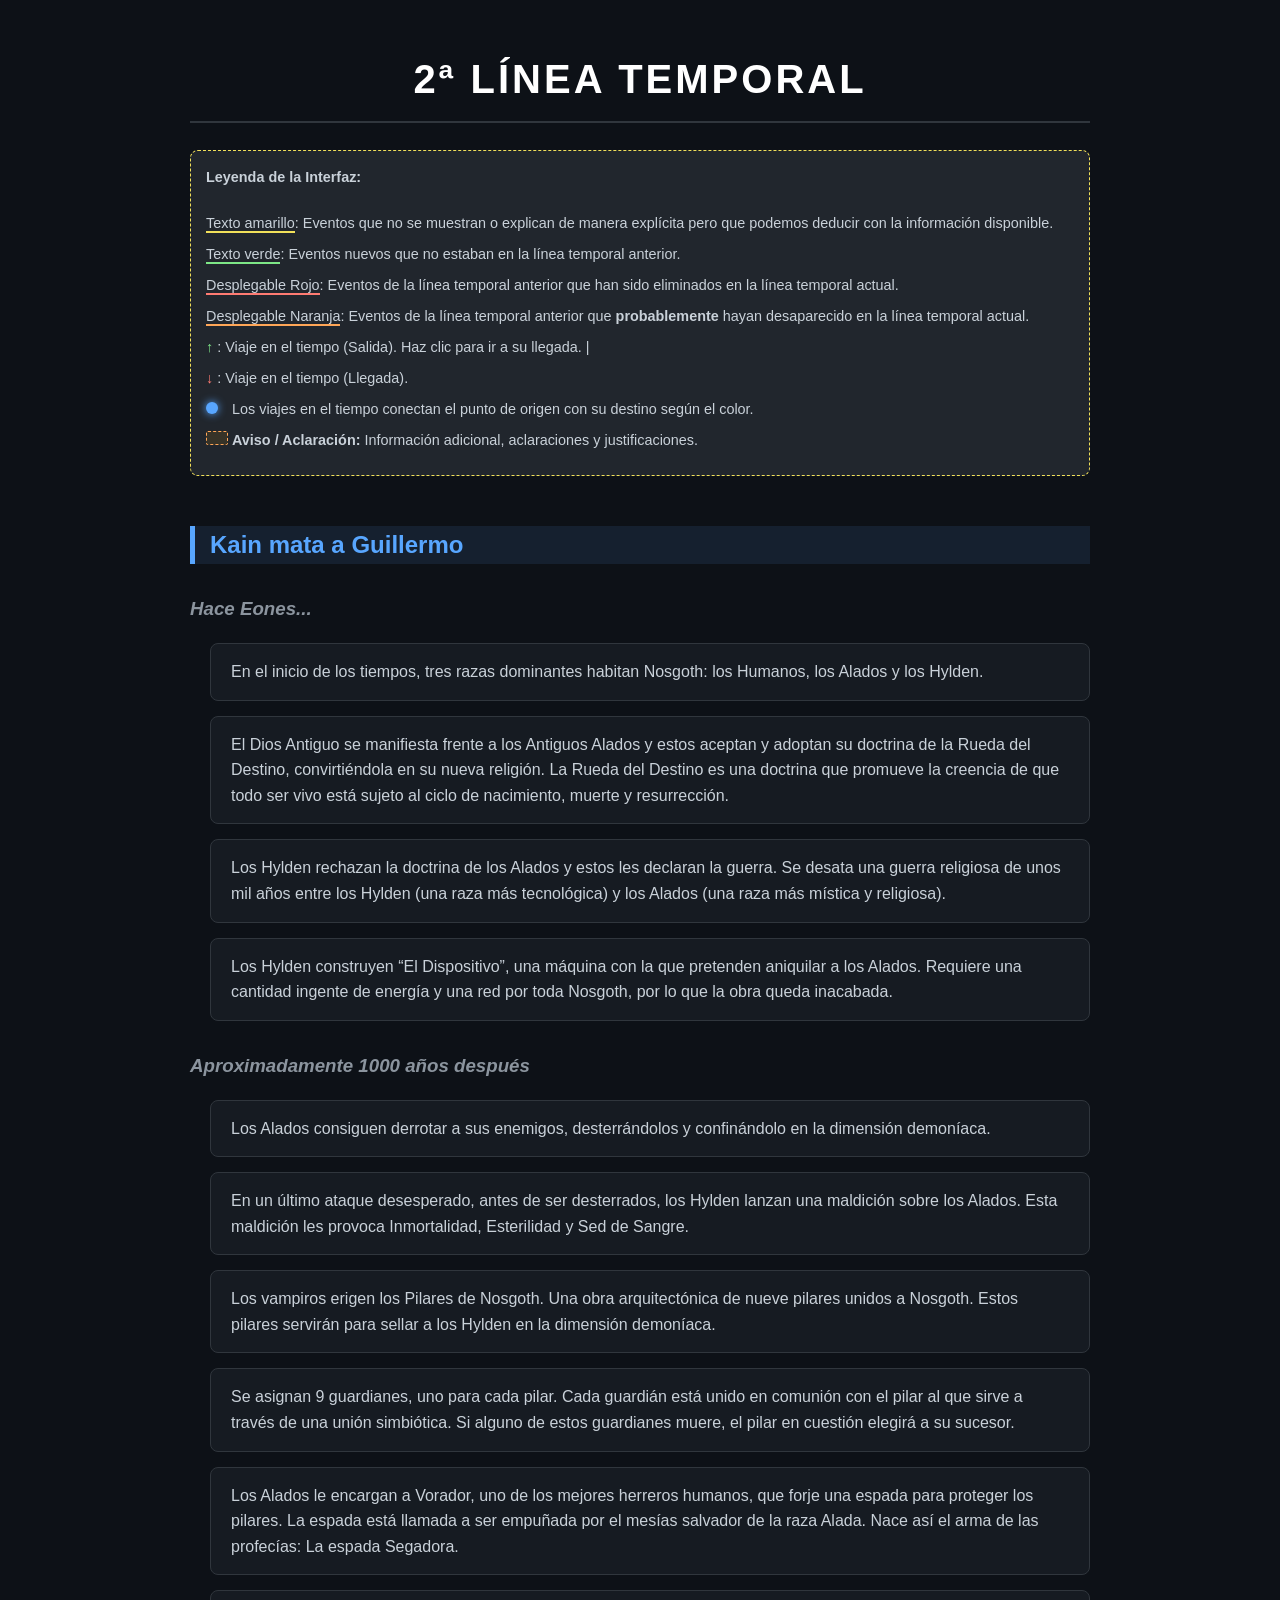
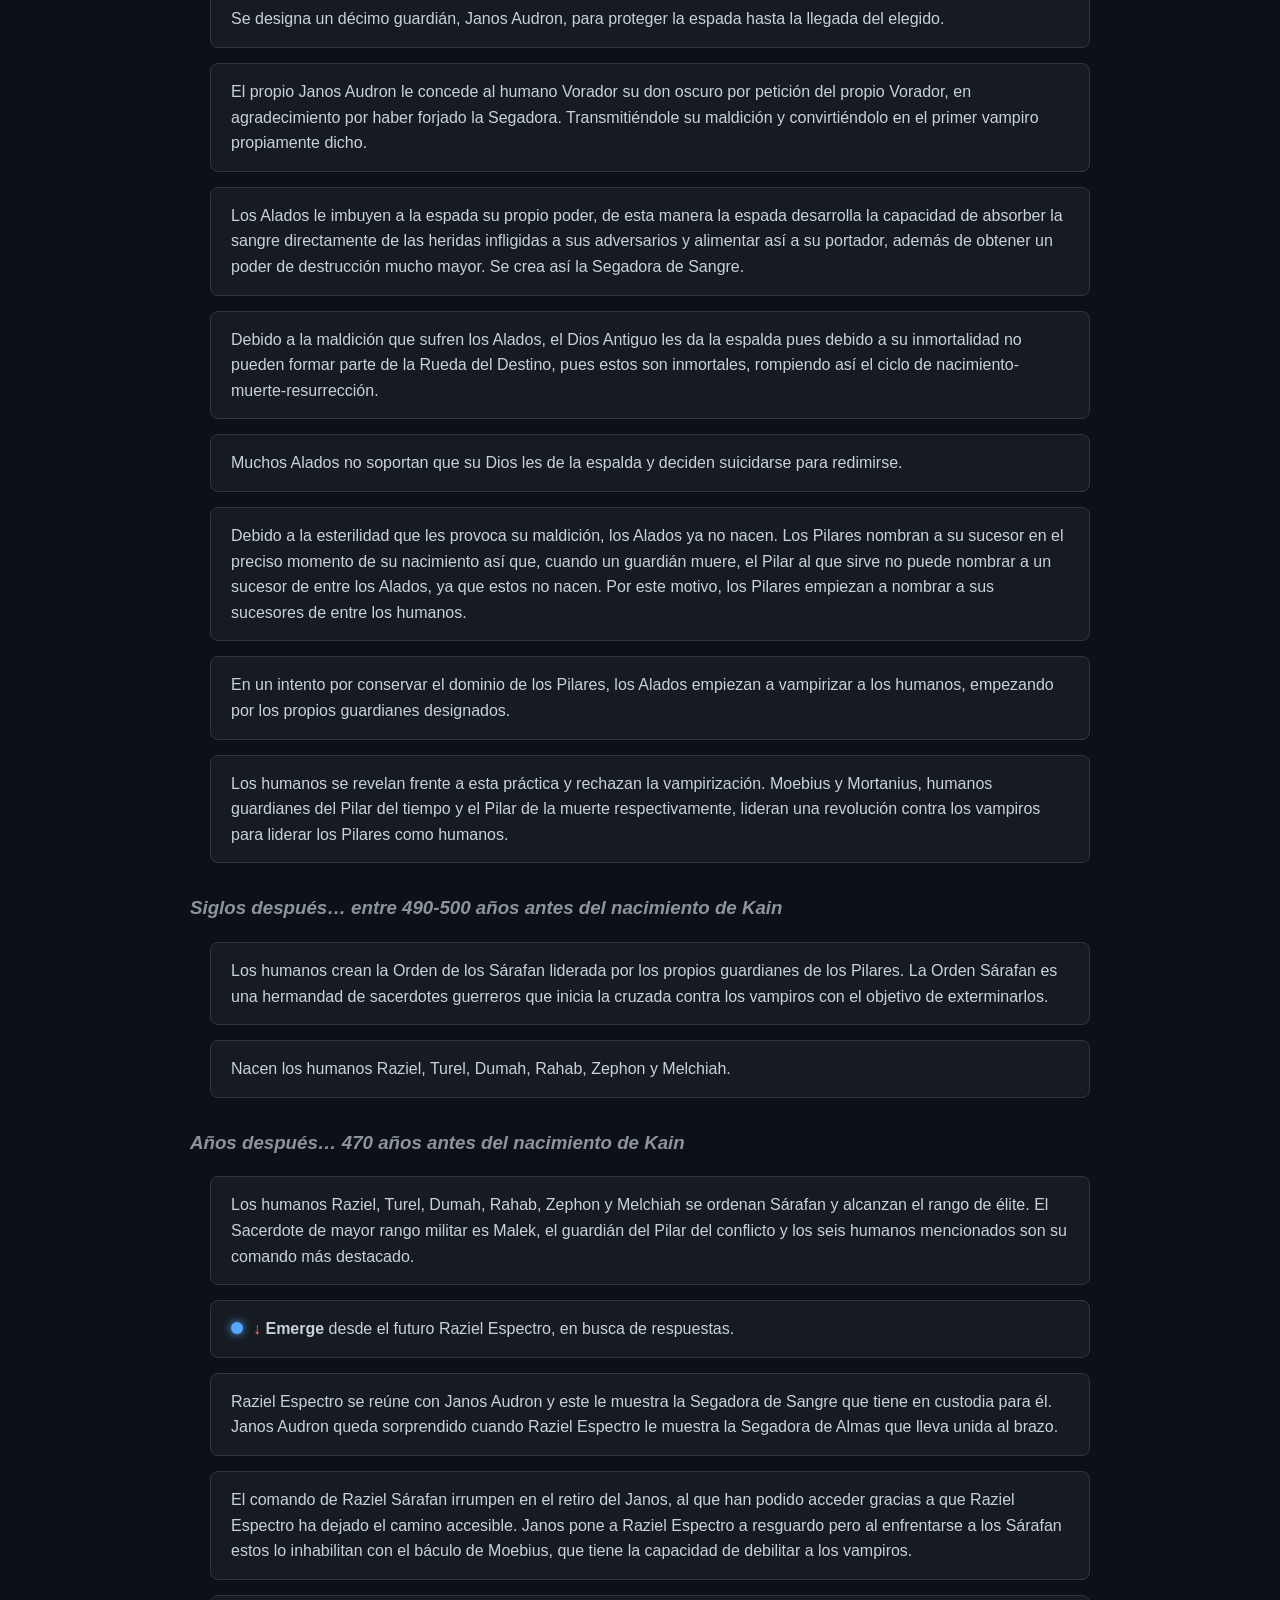
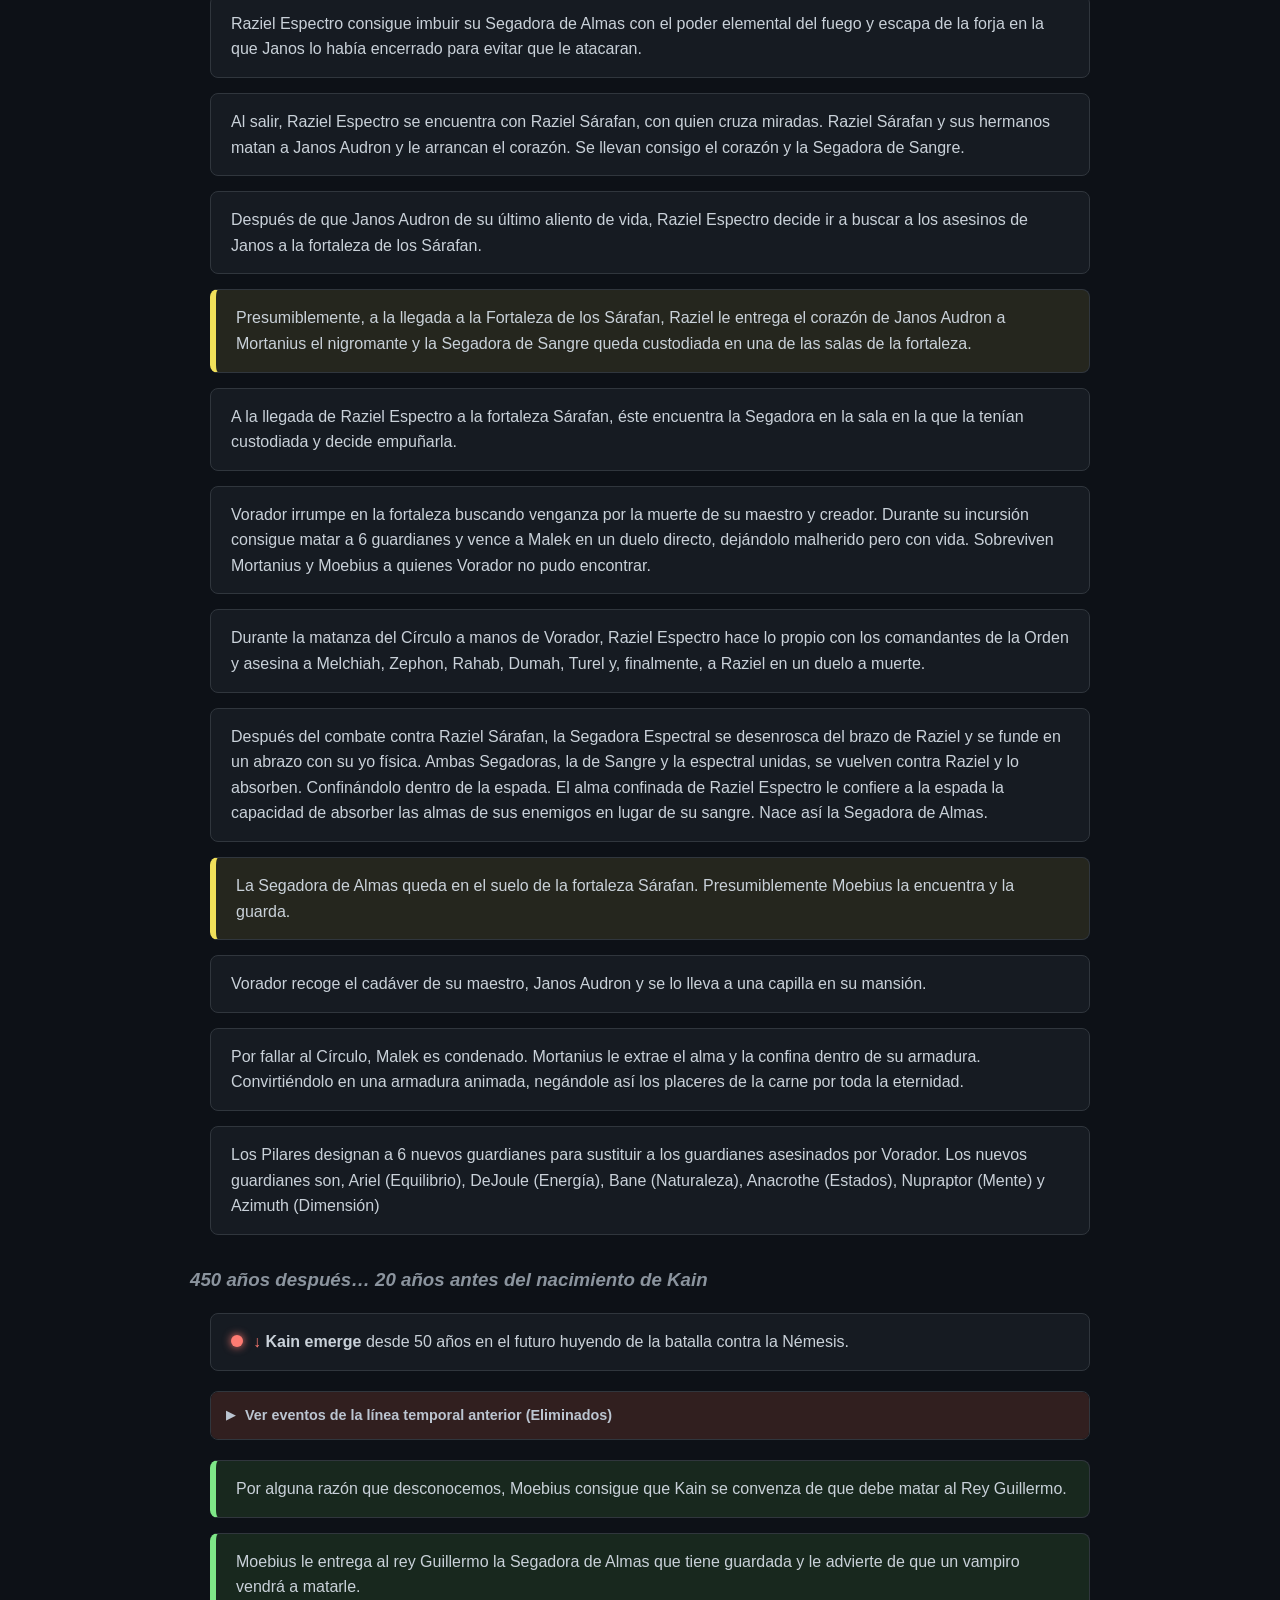
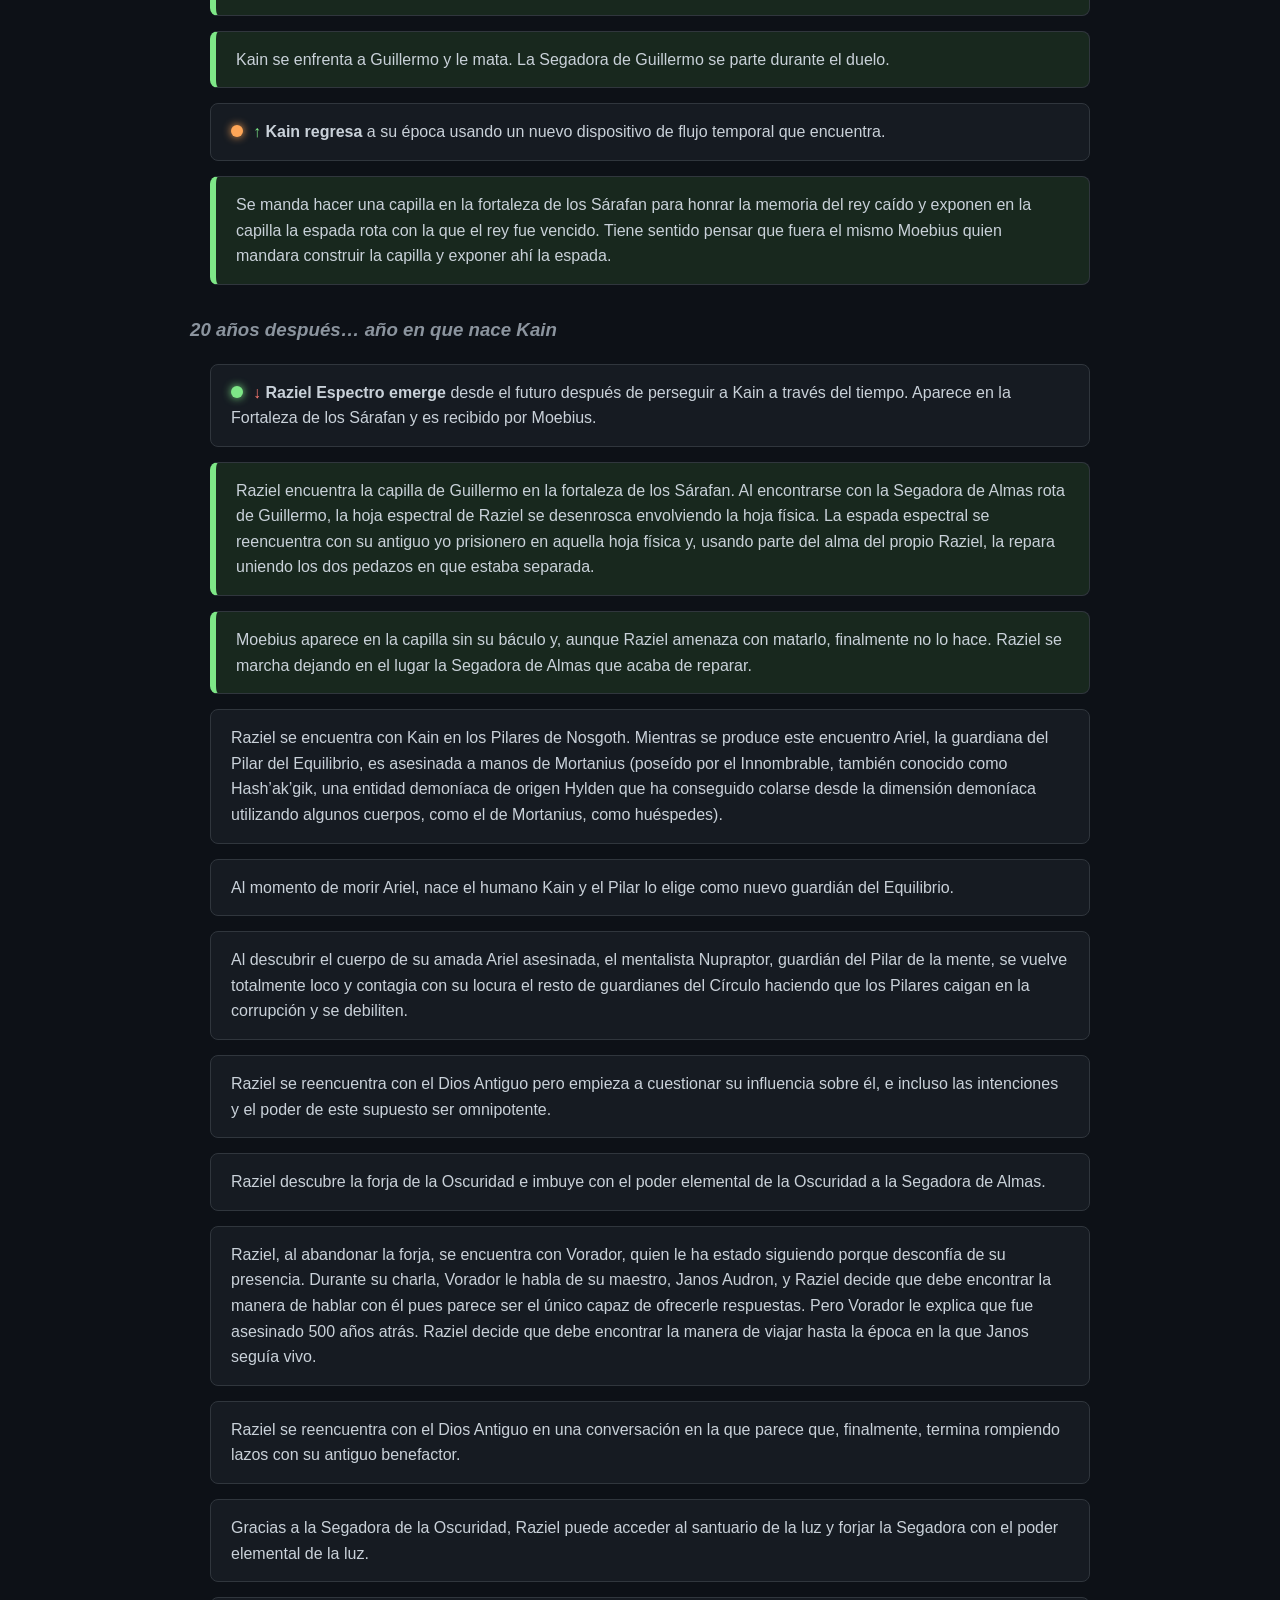
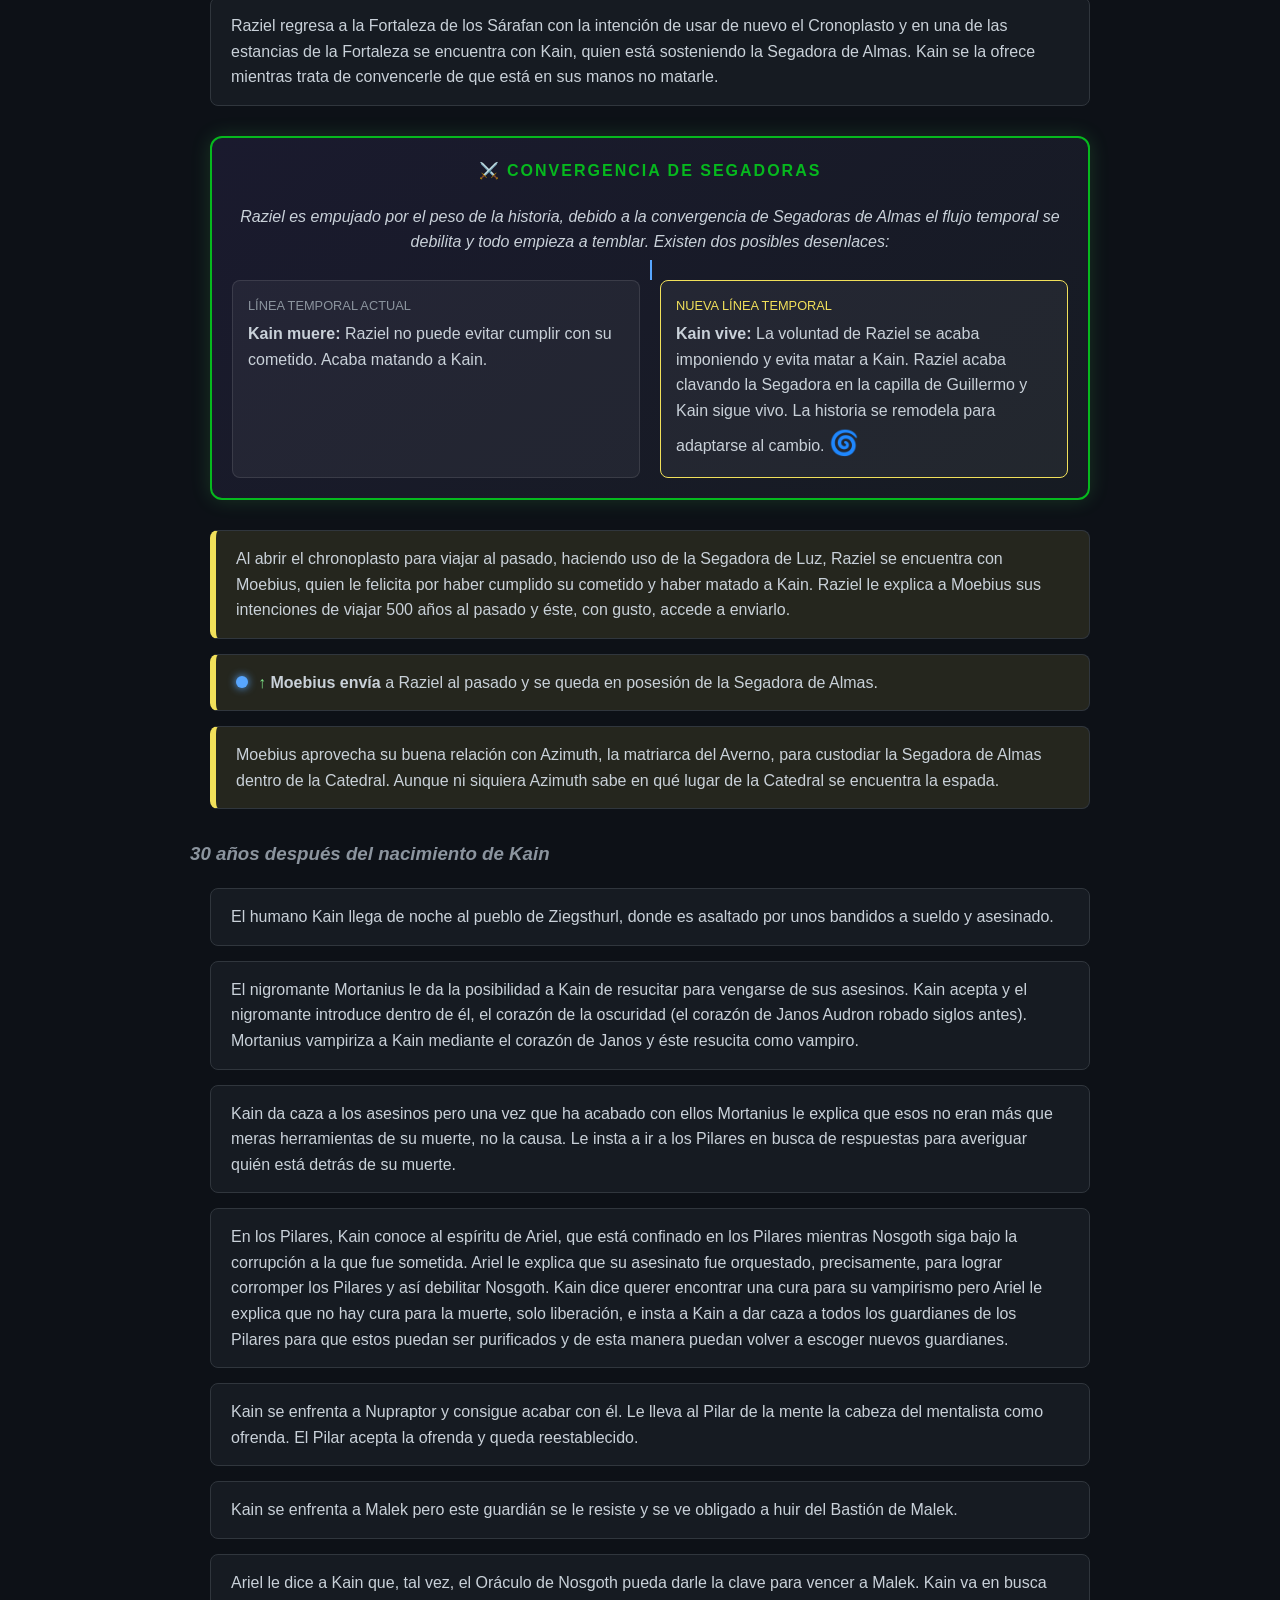
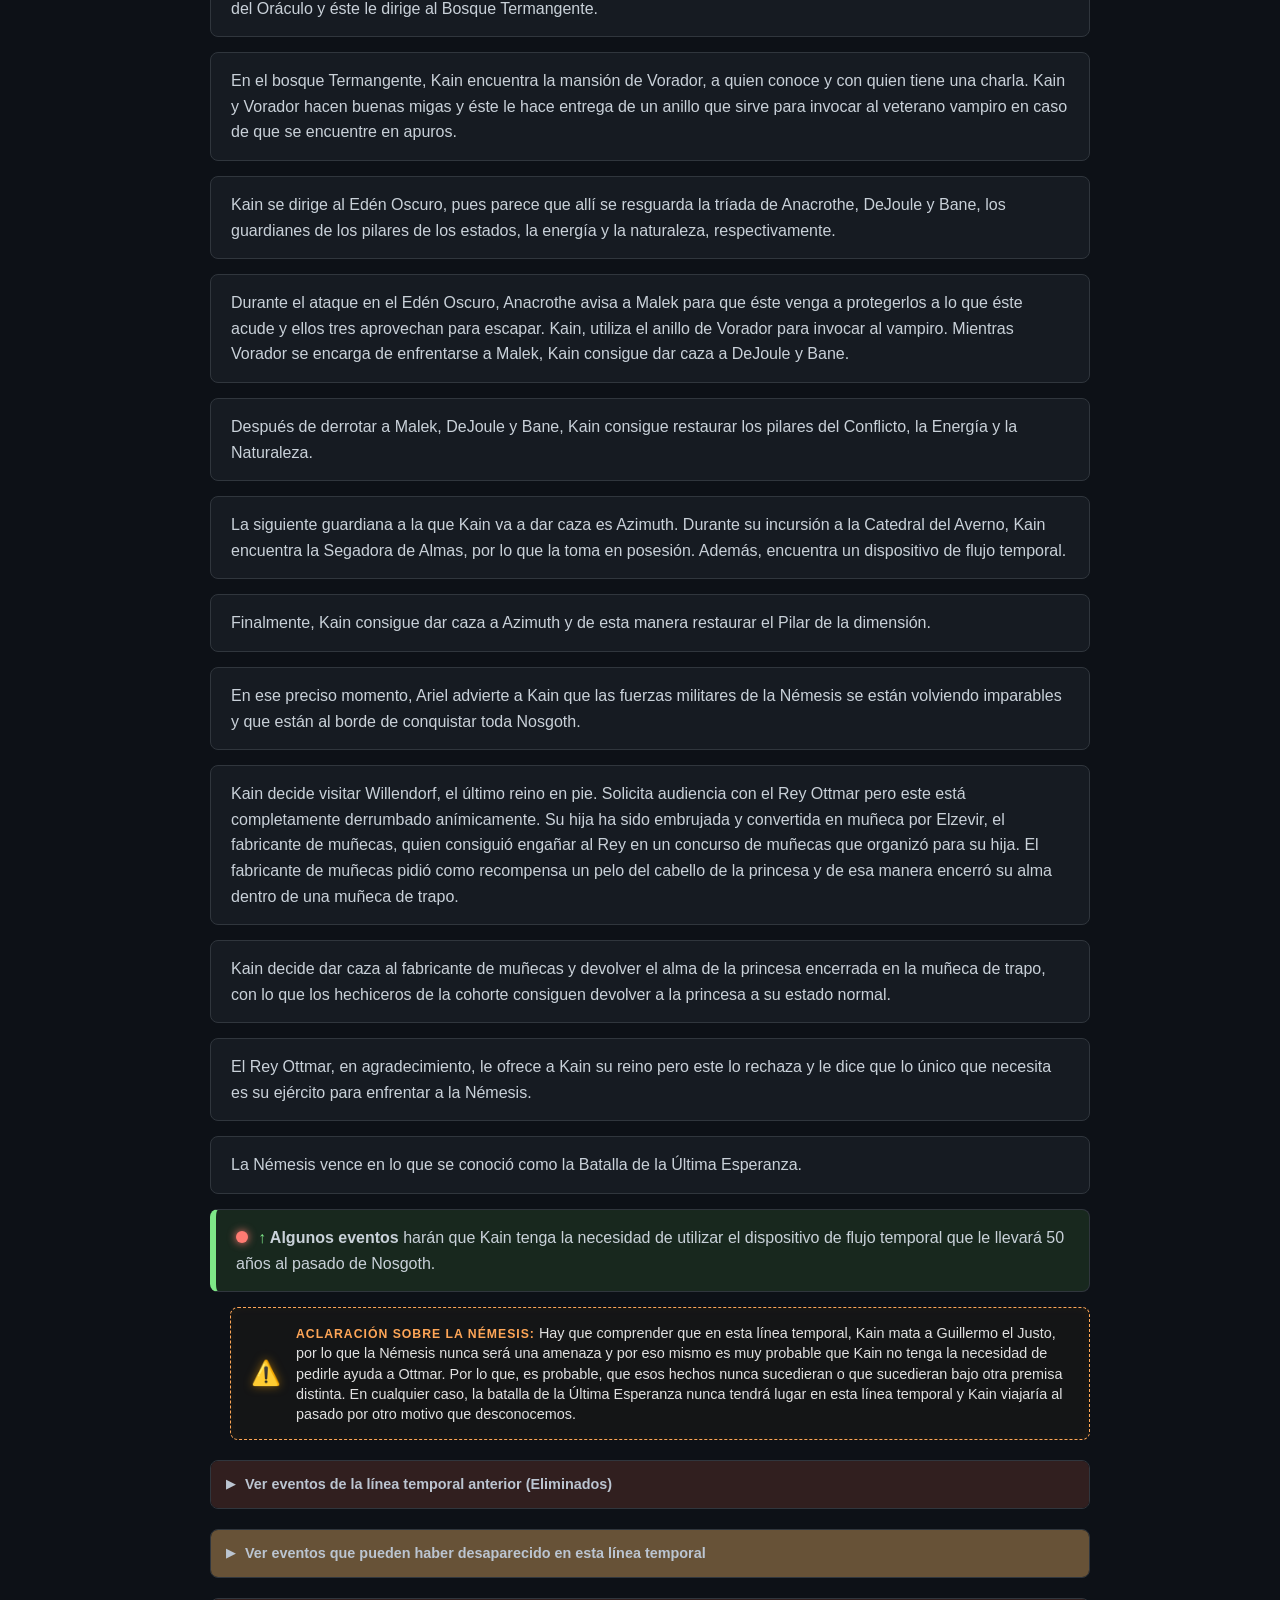
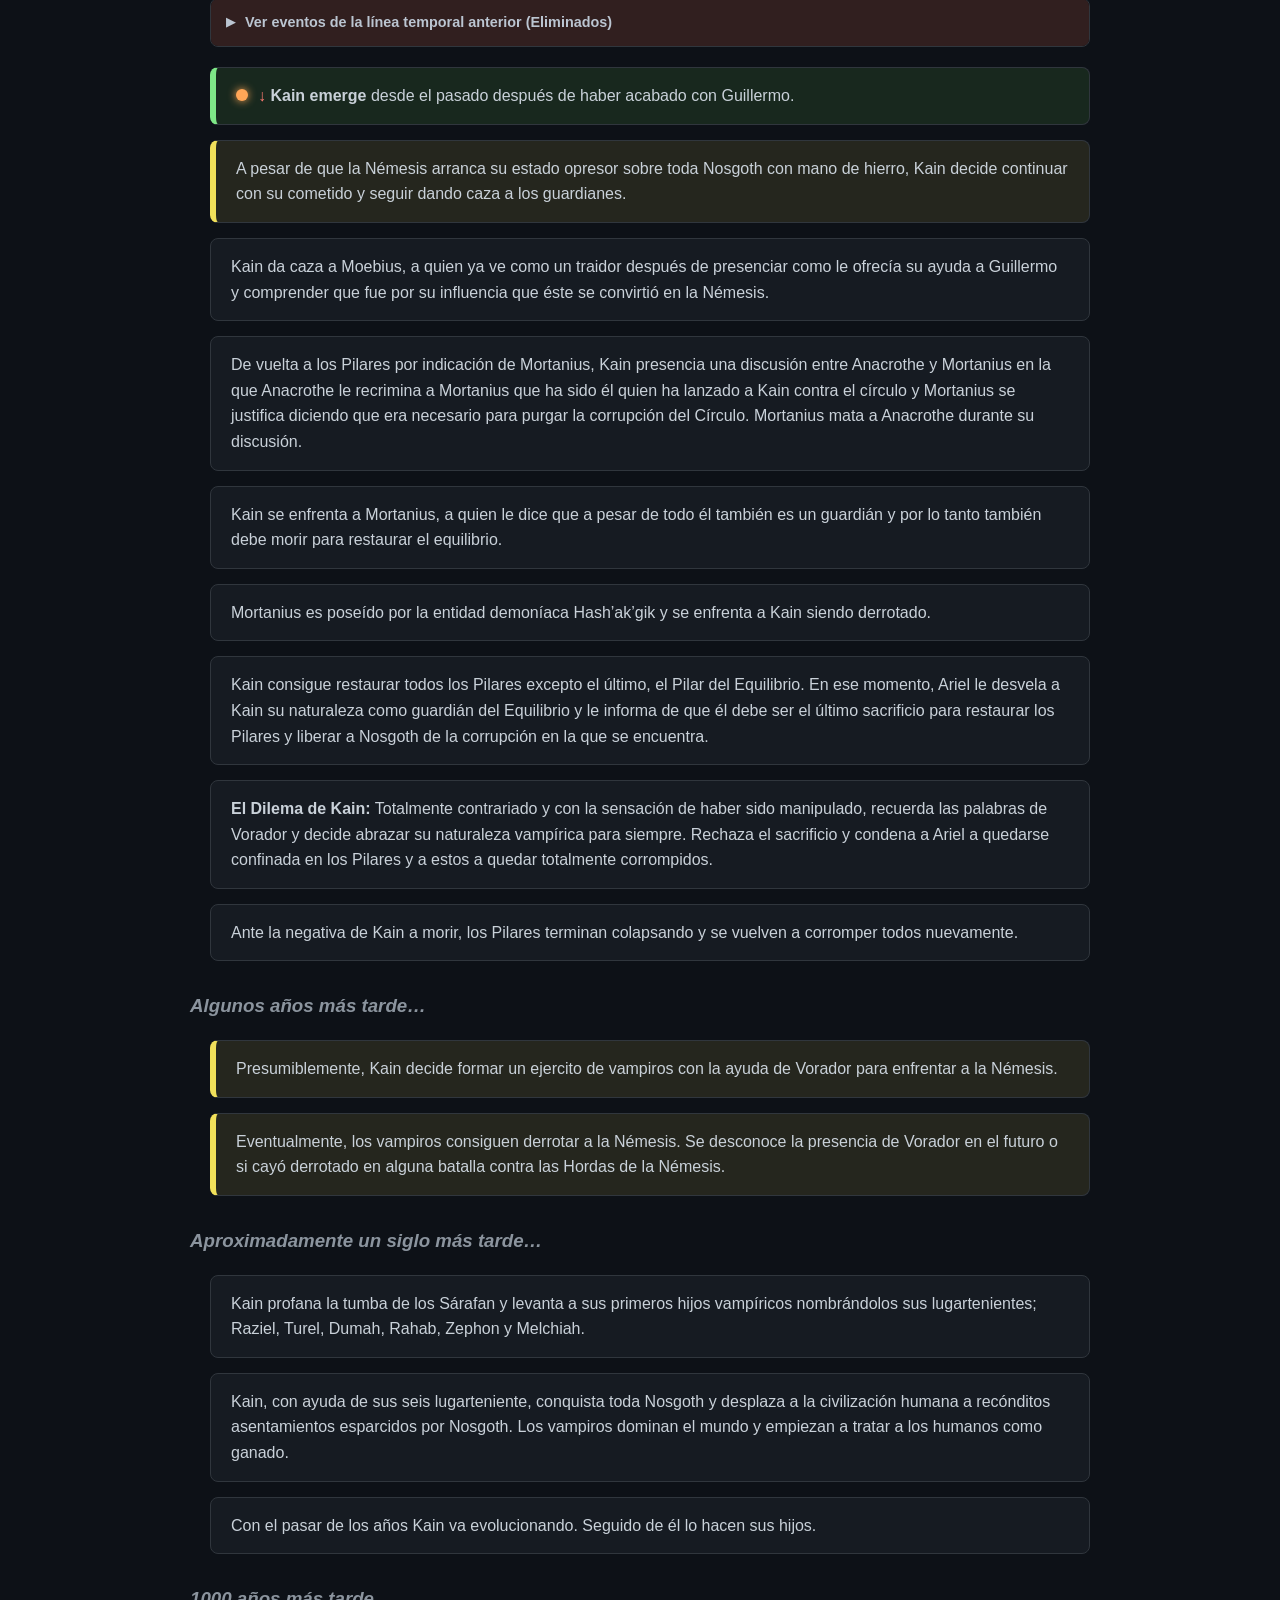
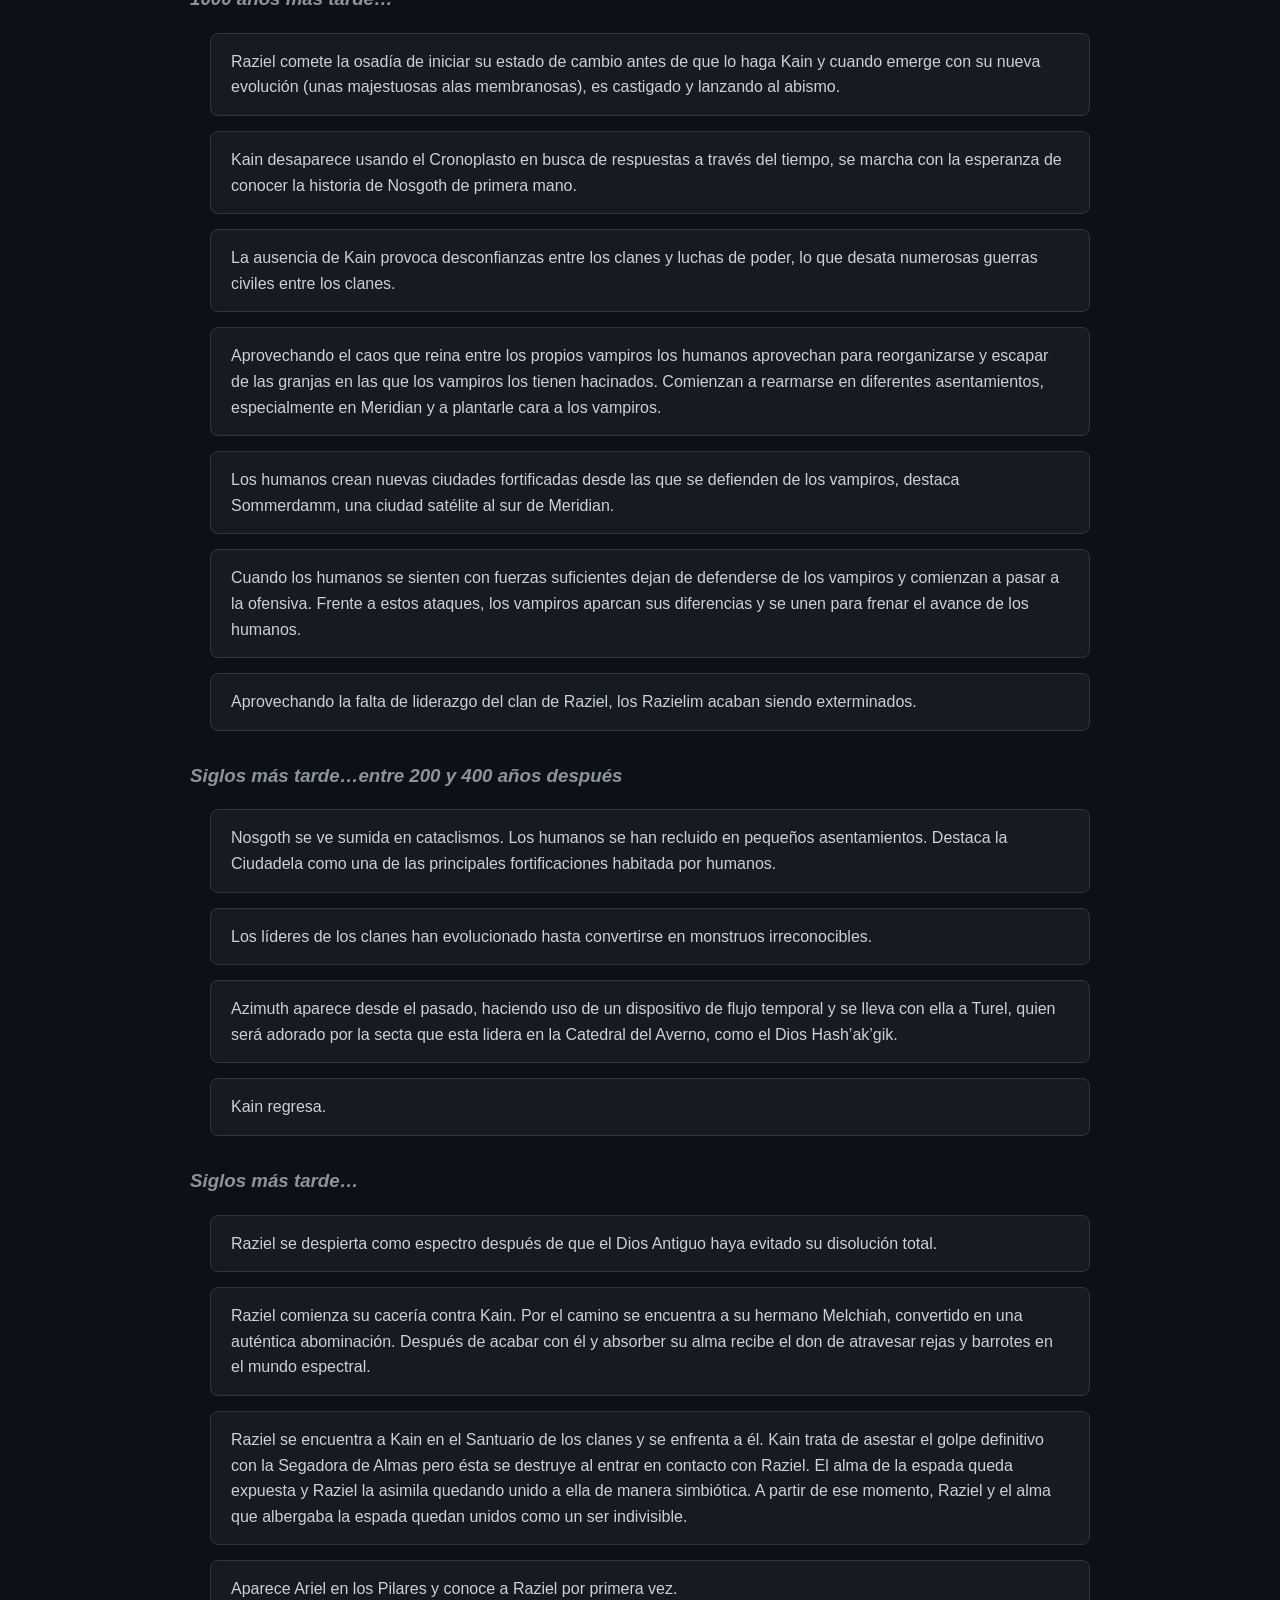
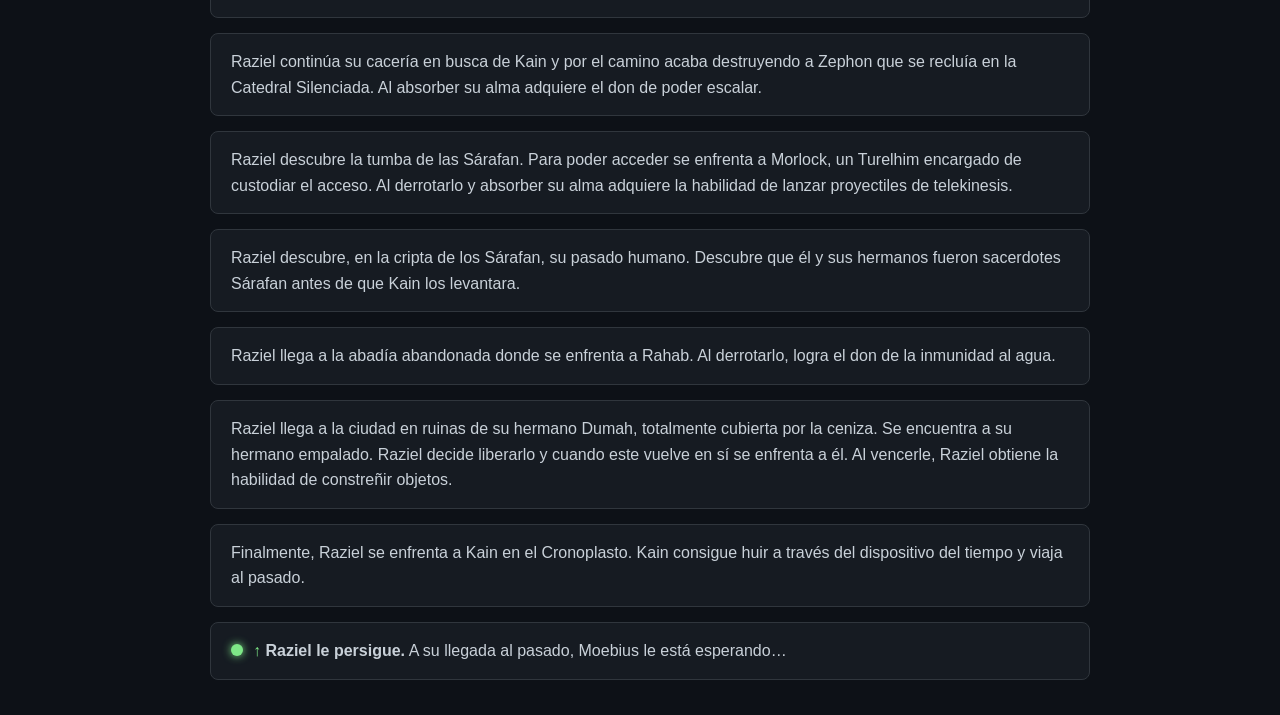
<file: 2Timeline.html>
<!DOCTYPE html>
<html lang="es">

<head>
    <meta charset="UTF-8">
    <meta name="viewport" content="width=device-width, initial-scale=1.0">
    <title>Cronología de Nosgoth - Versión Estética</title>
    <link rel="stylesheet" href="./css/timeline-style.css" />
</head>

<body>

    <div class="container">
        <h1>2ª Línea Temporal</h1>

        <div class="legend">
            <strong>Leyenda de la Interfaz:</strong><br><br>
            <div class="legend-item"><span style="border-bottom: 2px solid var(--accent-yellow)">Texto amarillo</span>:
                Eventos que no se
                muestran o explican de manera explícita pero que podemos deducir con la información disponible.</div>
            <div class="legend-item"><span style="border-bottom: 2px solid var(--accent-green)">Texto verde</span>:
                Eventos nuevos que no estaban en la línea temporal anterior.</div>
            <div class="legend-item"><span style="border-bottom: 2px solid var(--accent-red)">Desplegable Rojo</span>:
                Eventos de la línea temporal anterior que han sido eliminados en la línea temporal actual.</div>
            <div class="legend-item"><span style="border-bottom: 2px solid var(--accent-orange)">Desplegable
                    Naranja</span>:
                Eventos de la línea temporal anterior que <strong>probablemente</strong> hayan desaparecido en la línea
                temporal actual.</div>
            <div class="legend-item"><span class="up">↑</span> : Viaje en el tiempo (Salida). Haz clic para ir a su llegada. | </div>
            <div class="legend-item"><span class="down">↓</span> : Viaje en el tiempo
                (Llegada).</div>
            <div class="legend-item"><span class="dot dot-blue"></span> Los viajes en el tiempo conectan el punto de
                origen con su destino según
                el color.</div>
            <div class="legend-item"><span class="warning-sample"></span>
                <strong>Aviso / Aclaración:</strong> Información adicional, aclaraciones y justificaciones.
            </div>
        </div>

        <h2>Kain mata a Guillermo</h2>

        <h3>Hace Eones...</h3>
        <div class="timeline">
            <div class="event-card">En el inicio de los tiempos, tres razas dominantes habitan Nosgoth: los Humanos, los
                Alados y los Hylden.</div>
            <div class="event-card">El Dios Antiguo se manifiesta frente a los Antiguos Alados y estos aceptan y adoptan
                su doctrina de la Rueda del Destino,
                convirtiéndola en su nueva religión.
                La Rueda del Destino es una doctrina que promueve la creencia de que todo ser vivo está sujeto al ciclo
                de nacimiento, muerte y resurrección.
            </div>
            <div class="event-card">Los Hylden rechazan la doctrina de los Alados y estos les declaran la guerra.
                Se desata una guerra religiosa de unos mil años entre los Hylden (una raza más tecnológica) y los Alados
                (una raza más mística y religiosa).
            </div>
            <div class="event-card">Los Hylden construyen “El Dispositivo”, una máquina con la que pretenden aniquilar a
                los Alados.
                Requiere una cantidad ingente de energía y una red por toda Nosgoth, por lo que la obra queda inacabada.
            </div>
        </div>

        <h3>Aproximadamente 1000 años después</h3>
        <div class="timeline">
            <div class="event-card">Los Alados consiguen derrotar a sus enemigos, desterrándolos y confinándolo en la
                dimensión demoníaca.</div>
            <div class="event-card">En un último ataque desesperado, antes de ser desterrados, los Hylden lanzan una
                maldición sobre los Alados.
                Esta maldición les provoca Inmortalidad, Esterilidad y Sed de Sangre.
            </div>
            <div class="event-card">Los vampiros erigen los Pilares de Nosgoth. Una obra arquitectónica de nueve pilares
                unidos a Nosgoth.
                Estos pilares servirán para sellar a los Hylden en la dimensión demoníaca.
            </div>
            <div class="event-card">Se asignan 9 guardianes, uno para cada pilar. Cada guardián está unido en comunión
                con el pilar al que sirve a través de una unión simbiótica.
                Si alguno de estos guardianes muere, el pilar en cuestión elegirá a su sucesor.
            </div>
            <div class="event-card">Los Alados le encargan a Vorador, uno de los mejores herreros humanos, que forje una
                espada para proteger los pilares.
                La espada está llamada a ser empuñada por el mesías salvador de la raza Alada.
                Nace así el arma de las profecías: La espada Segadora.
            </div>
            <div class="event-card">Se designa un décimo guardián, Janos Audron, para proteger la espada hasta la
                llegada del elegido. </div>
            <div class="event-card">El propio Janos Audron le concede al humano Vorador su don oscuro por petición del
                propio Vorador, en agradecimiento por haber forjado la Segadora.
                Transmitiéndole su maldición y convirtiéndolo en el primer vampiro propiamente dicho.
            </div>
            <div class="event-card">Los Alados le imbuyen a la espada su propio poder, de esta manera la espada
                desarrolla la capacidad de absorber la sangre directamente de las heridas
                infligidas a sus adversarios y alimentar así a su portador, además de obtener un poder de destrucción
                mucho mayor.
                Se crea así la Segadora de Sangre.
            </div>
            <div class="event-card">Debido a la maldición que sufren los Alados, el Dios Antiguo les da la espalda pues
                debido a su inmortalidad no pueden formar parte de la Rueda del Destino,
                pues estos son inmortales, rompiendo así el ciclo de nacimiento-muerte-resurrección.
            </div>
            <div class="event-card">Muchos Alados no soportan que su Dios les de la espalda y deciden suicidarse para
                redimirse. </div>
            <div class="event-card">Debido a la esterilidad que les provoca su maldición, los Alados ya no nacen. Los
                Pilares nombran a su sucesor en el preciso momento de su nacimiento así que,
                cuando un guardián muere, el Pilar al que sirve no puede nombrar a un sucesor de entre los Alados, ya
                que estos no nacen. Por este motivo,
                los Pilares empiezan a nombrar a sus sucesores de entre los humanos.
            </div>
            <div class="event-card">En un intento por conservar el dominio de los Pilares, los Alados empiezan a
                vampirizar a los humanos, empezando por los propios guardianes designados. </div>
            <div class="event-card">Los humanos se revelan frente a esta práctica y rechazan la vampirización.
                Moebius y Mortanius, humanos guardianes del Pilar del tiempo y el Pilar de la muerte respectivamente,
                lideran una revolución contra los vampiros para liderar los Pilares como humanos.
            </div>
        </div>
        <h3>Siglos después… entre 490-500 años antes del nacimiento de Kain</h3>
        <div class="timeline">
            <div class="event-card">Los humanos crean la Orden de los Sárafan liderada por los propios guardianes de los
                Pilares.
                La Orden Sárafan es una hermandad de sacerdotes guerreros que inicia la cruzada contra los vampiros con
                el objetivo de exterminarlos.
            </div>
            <div class="event-card">Nacen los humanos Raziel, Turel, Dumah, Rahab, Zephon y Melchiah. </div>
        </div>
        <h3>Años después… 470 años antes del nacimiento de Kain</h3>
        <div class="timeline">
            <div class="event-card">Los humanos Raziel, Turel, Dumah, Rahab, Zephon y Melchiah se ordenan Sárafan y
                alcanzan el rango de élite.
                El Sacerdote de mayor rango militar es Malek, el guardián del Pilar del conflicto y los seis humanos
                mencionados son su comando más destacado.
            </div>
            <div class="event-card" id="llegada-raziel-espectro">
                <span class="dot dot-blue"></span><span class="down">↓</span>
                <strong>Emerge</strong> desde el futuro Raziel Espectro, en busca de respuestas.
            </div>
            <div class="event-card">Raziel Espectro se reúne con Janos Audron y este le muestra la Segadora de Sangre
                que tiene en custodia para él.
                Janos Audron queda sorprendido cuando Raziel Espectro le muestra la Segadora de Almas que lleva unida al
                brazo.
            </div>
            <div class="event-card">El comando de Raziel Sárafan irrumpen en el retiro del Janos, al que han podido
                acceder gracias a que Raziel Espectro ha dejado el camino accesible.
                Janos pone a Raziel Espectro a resguardo pero al enfrentarse a los Sárafan estos lo inhabilitan con el
                báculo de Moebius,
                que tiene la capacidad de debilitar a los vampiros.
            </div>
            <div class="event-card">Raziel Espectro consigue imbuir su Segadora de Almas con el poder elemental del
                fuego y escapa de la forja en la que Janos
                lo había encerrado para evitar que le atacaran.
            </div>
            <div class="event-card">Al salir, Raziel Espectro se encuentra con Raziel Sárafan, con quien cruza miradas.
                Raziel Sárafan y sus hermanos matan a Janos Audron y le arrancan el corazón.
                Se llevan consigo el corazón y la Segadora de Sangre.
            </div>
            <div class="event-card">Después de que Janos Audron de su último aliento de vida,
                Raziel Espectro decide ir a buscar a los asesinos de Janos a la fortaleza de los Sárafan.
            </div>
            <div class="event-card deduced">Presumiblemente, a la llegada a la Fortaleza de los Sárafan, Raziel le
                entrega el corazón de Janos Audron a Mortanius el nigromante y la Segadora de Sangre queda custodiada en
                una de las salas de la fortaleza.
            </div>
            <div class="event-card">
                A la llegada de Raziel Espectro a la fortaleza Sárafan, éste encuentra la Segadora en la sala en la que
                la tenían custodiada y decide empuñarla.
            </div>
            <div class="event-card">
                Vorador irrumpe en la fortaleza buscando venganza por la muerte de su maestro y creador. Durante su
                incursión consigue matar a 6 guardianes y vence a Malek en un duelo directo, dejándolo malherido pero
                con vida. Sobreviven Mortanius y Moebius a quienes Vorador no pudo encontrar.
            </div>
            <div class="event-card">Durante la matanza del Círculo a manos de Vorador, Raziel Espectro hace lo propio
                con los comandantes de la Orden y asesina a Melchiah, Zephon, Rahab, Dumah, Turel y, finalmente, a
                Raziel en un duelo a muerte.

            </div>
            <div class="event-card">Después del combate contra Raziel Sárafan, la Segadora Espectral se desenrosca del
                brazo de Raziel y se funde en un abrazo con su yo física. Ambas Segadoras, la de Sangre y la espectral
                unidas, se vuelven contra Raziel y lo absorben. Confinándolo dentro de la espada. El alma confinada de
                Raziel Espectro le confiere a la espada la capacidad de absorber las almas de sus enemigos en lugar de
                su sangre. Nace así la Segadora de Almas.

            </div>
            <div class="event-card deduced">La Segadora de Almas queda en el suelo de la fortaleza Sárafan.
                Presumiblemente Moebius la encuentra y la guarda.
            </div>
            <div class="event-card">Vorador recoge el cadáver de su maestro, Janos Audron y se lo lleva a una capilla en
                su mansión.
            </div>
            <div class="event-card">Por fallar al Círculo, Malek es condenado. Mortanius le extrae el alma y la confina
                dentro de su armadura. Convirtiéndolo en una armadura animada, negándole así los placeres de la carne
                por toda la eternidad.
            </div>
            <div class="event-card">Los Pilares designan a 6 nuevos guardianes para sustituir a los guardianes
                asesinados por Vorador. Los nuevos guardianes son, Ariel (Equilibrio), DeJoule (Energía), Bane
                (Naturaleza), Anacrothe (Estados), Nupraptor (Mente) y Azimuth (Dimensión)

            </div>
        </div>

        <h3>450 años después… 20 años antes del nacimiento de Kain</h3>
        <div class="timeline">
            <div class="event-card" id="llegada-kain-futuro">
                <span class="dot dot-red"></span><span class="down">↓</span>
                <strong>Kain emerge</strong> desde 50 años en el futuro huyendo de la batalla contra la Némesis.
            </div>
            <details class="collapsed-timeline">
                <summary>Ver eventos de la línea temporal anterior (Eliminados)</summary>
                <div class="collapsed-content">
                    <div class="event-card deleted">Kain se percata de que está en la época en la que Guillermo el Justo
                        todavía
                        era un
                        rey noble y decide matarlo antes de que se convierta en la Némesis.</div>
                    <div class="event-card deleted">Kain presencia, infiltrado, como Moebius arma a Guillermo el Justo
                        con la
                        Segadora
                        de Almas y le advierte de que un vampiro tratará de acabar con él.</div>
                    <div class="event-card deleted">Kain enfrenta al Rey Guillermo pero no consigue vencerlo y acaba
                        huyendo de
                        regreso a la época de la que viene.</div>
                    <div class="event-card deleted">Presumiblemente, El Rey Guillermo el justo le devuelve la Segadora
                        prestada a Moebius y en agradecimiento por su ayuda empieza a confiar en él y se deja guiar por
                        sus
                        consejos. Con el tiempo irá haciéndose cada vez más déspota y creciendo militarmente bajo la
                        influencia de Moebius hasta convertirse en La Némesis.
                    </div>
                </div>
            </details>
            <div class="event-card created"> Por alguna razón que desconocemos, Moebius consigue que Kain se convenza de
                que debe matar al Rey Guillermo.
            </div>
            <div class="event-card created"> Moebius le entrega al rey Guillermo la Segadora de Almas que tiene guardada
                y le advierte de que un vampiro vendrá a matarle.
            </div>
            <div class="event-card created"> Kain se enfrenta a Guillermo y le mata. La Segadora de Guillermo se parte
                durante el duelo.
            </div>
            <a class="event-card time-link" href="#llegada-kain-guillermo" title="Ir a la llegada correspondiente">
                <span class="dot dot-orange"></span><span class="up">↑</span> <strong>Kain regresa</strong> a su época
                usando un nuevo dispositivo de flujo temporal que encuentra.
            </a>
            <div class="event-card created"> Se manda hacer una capilla en la fortaleza de los Sárafan para honrar la
                memoria del rey caído y exponen en la capilla la espada rota con la que el rey fue vencido. Tiene
                sentido pensar que fuera el mismo Moebius quien mandara construir la capilla y exponer ahí la espada.
            </div>

        </div>

        <h3>20 años después… año en que nace Kain</h3>
        <div class="timeline">
            <div class="event-card" id="llegada-raziel-persecucion">
                <span class="dot dot-green"></span><span class="down">↓</span>
                <strong>Raziel Espectro emerge</strong> desde el futuro después de perseguir a Kain a través del tiempo.
                Aparece en la Fortaleza de los Sárafan y es recibido por Moebius.
            </div>
            <div class="event-card created"> Raziel encuentra la capilla de Guillermo en la fortaleza de los Sárafan. Al
                encontrarse con la Segadora de Almas rota de Guillermo, la hoja espectral de Raziel se desenrosca
                envolviendo la hoja física. La espada espectral se reencuentra con su antiguo yo prisionero en aquella
                hoja física y, usando parte del alma del propio Raziel, la repara uniendo los dos pedazos en que estaba
                separada.
            </div>
            <div class="event-card created"> Moebius aparece en la capilla sin su báculo y, aunque Raziel amenaza con
                matarlo, finalmente no lo hace. Raziel se marcha dejando en el lugar la Segadora de Almas que acaba de
                reparar.
            </div>
            <div class="event-card">Raziel se encuentra con Kain en los Pilares de Nosgoth. Mientras se produce este
                encuentro Ariel, la guardiana del Pilar del Equilibrio, es asesinada a manos de Mortanius (poseído por
                el Innombrable, también conocido como Hash’ak’gik, una entidad demoníaca de origen Hylden que ha
                conseguido colarse desde la dimensión demoníaca utilizando algunos cuerpos, como el de Mortanius, como
                huéspedes).
            </div>
            <div class="event-card">Al momento de morir Ariel, nace el humano Kain y el Pilar lo elige como nuevo
                guardián del Equilibrio.
            </div>
            <div class="event-card">Al descubrir el cuerpo de su amada Ariel asesinada, el mentalista Nupraptor,
                guardián del Pilar de la mente, se vuelve totalmente loco y contagia con su locura el resto de
                guardianes del Círculo haciendo que los Pilares caigan en la corrupción y se debiliten.
            </div>
            <div class="event-card">Raziel se reencuentra con el Dios Antiguo pero empieza a cuestionar su influencia
                sobre él, e incluso las intenciones y el poder de este supuesto ser omnipotente.
            </div>
            <div class="event-card">Raziel descubre la forja de la Oscuridad e imbuye con el poder elemental de la
                Oscuridad a la Segadora de Almas.
            </div>
            <div class="event-card">Raziel, al abandonar la forja, se encuentra con Vorador, quien le ha estado
                siguiendo porque desconfía de su presencia. Durante su charla, Vorador le habla de su maestro, Janos
                Audron, y Raziel decide que debe encontrar la manera de hablar con él pues parece ser el único capaz de
                ofrecerle respuestas. Pero Vorador le explica que fue asesinado 500 años atrás. Raziel decide que debe
                encontrar la manera de viajar hasta la época en la que Janos seguía vivo.
            </div>
            <div class="event-card">Raziel se reencuentra con el Dios Antiguo en una conversación en la que parece que,
                finalmente, termina rompiendo lazos con su antiguo benefactor.
            </div>
            <div class="event-card">Gracias a la Segadora de la Oscuridad, Raziel puede acceder al santuario de la luz y
                forjar la Segadora con el poder elemental de la luz.
            </div>
            <div class="event-card">Raziel regresa a la Fortaleza de los Sárafan con la intención de usar de nuevo el
                Cronoplasto y en una de las estancias de la Fortaleza se encuentra con Kain, quien está sosteniendo la
                Segadora de Almas. Kain se la ofrece mientras trata de convencerle de que está en sus manos no matarle.
            </div>
            <div class="divergence-container divergence-container-created">
                <div class="divergence-header divergence-header-created">
                    <span>⚔️ Convergencia de Segadoras</span>
                </div>

                <p style="text-align: center; margin-bottom: 25px; font-style: italic;">
                    Raziel es empujado por el peso de la historia, debido a la convergencia de Segadoras de Almas el
                    flujo temporal se debilita y todo empieza a temblar. Existen dos posibles desenlaces:
                </p>

                <div class="split-paths">
                    <div class="path-card">
                        <span class="path-label">Línea Temporal Actual</span>
                        <strong>Kain muere: </strong> Raziel
                        no puede evitar cumplir con su cometido. Acaba matando a Kain.
                    </div>

                    <div class="path-card" style="border-color: #f1e05a;">
                        <span class="path-label" style="color: #f1e05a;">Nueva Línea Temporal</span>
                        <strong>Kain vive:</strong> La voluntad de Raziel se acaba imponiendo y evita matar a Kain.
                        Raziel acaba clavando la Segadora en la capilla de Guillermo y Kain sigue vivo. La historia se
                        remodela para adaptarse al cambio. <span class="vortex-icon">🌀</span>
                    </div>
                </div>

            </div>
            <div class="event-card deduced">Al abrir el chronoplasto para viajar al pasado, haciendo uso de la Segadora
                de Luz, Raziel se encuentra con Moebius, quien le felicita por haber cumplido su cometido y haber matado
                a Kain. Raziel le explica a Moebius sus intenciones de viajar 500 años al pasado y éste, con gusto,
                accede a enviarlo.
            </div>
            <a class="event-card deduced time-link" href="#llegada-raziel-espectro" title="Ir a la llegada correspondiente">
                <span class="dot dot-blue"></span><span class="up">↑</span>
                <strong>Moebius envía</strong> a Raziel al pasado y se queda en posesión de la Segadora de Almas.
            </a>
            <div class="event-card deduced">Moebius aprovecha su buena relación con Azimuth, la matriarca del Averno,
                para custodiar la Segadora de Almas dentro de la Catedral. Aunque ni siquiera Azimuth sabe en qué lugar
                de la Catedral se encuentra la espada.
            </div>

        </div>

        <h3>30 años después del nacimiento de Kain</h3>
        <div class="timeline">
            <div class="event-card">El humano Kain llega de noche al pueblo de Ziegsthurl, donde es asaltado por unos
                bandidos a sueldo y asesinado.
            </div>
            <div class="event-card">El nigromante Mortanius le da la posibilidad a Kain de resucitar para vengarse de
                sus asesinos. Kain acepta y el nigromante introduce dentro de él, el corazón de la oscuridad (el corazón
                de Janos Audron robado siglos antes). Mortanius vampiriza a Kain mediante el corazón de Janos y éste
                resucita como vampiro.
            </div>
            <div class="event-card">Kain da caza a los asesinos pero una vez que ha acabado con ellos Mortanius le
                explica que esos no eran más que meras herramientas de su muerte, no la causa. Le insta a ir a los
                Pilares en busca de respuestas para averiguar quién está detrás de su muerte.
            </div>
            <div class="event-card">En los Pilares, Kain conoce al espíritu de Ariel, que está confinado en los Pilares
                mientras Nosgoth siga bajo la corrupción a la que fue sometida. Ariel le explica que su asesinato fue
                orquestado, precisamente, para lograr corromper los Pilares y así debilitar Nosgoth. Kain dice querer
                encontrar una cura para su vampirismo pero Ariel le explica que no hay cura para la muerte, solo
                liberación, e insta a Kain a dar caza a todos los guardianes de los Pilares para que estos puedan ser
                purificados y de esta manera puedan volver a escoger nuevos guardianes.
            </div>
            <div class="event-card">Kain se enfrenta a Nupraptor y consigue acabar con él. Le lleva al Pilar de la mente
                la cabeza del mentalista como ofrenda. El Pilar acepta la ofrenda y queda reestablecido.
            </div>
            <div class="event-card">Kain se enfrenta a Malek pero este guardián se le resiste y se ve obligado a huir
                del Bastión de Malek.
            </div>
            <div class="event-card">Ariel le dice a Kain que, tal vez, el Oráculo de Nosgoth pueda darle la clave para
                vencer a Malek. Kain va en busca del Oráculo y éste le dirige al Bosque Termangente.
            </div>
            <div class="event-card">En el bosque Termangente, Kain encuentra la mansión de Vorador, a quien conoce y con
                quien tiene una charla. Kain y Vorador hacen buenas migas y éste le hace entrega de un anillo que sirve
                para invocar al veterano vampiro en caso de que se encuentre en apuros.
            </div>
            <div class="event-card">Kain se dirige al Edén Oscuro, pues parece que allí se resguarda la tríada de
                Anacrothe, DeJoule y Bane, los guardianes de los pilares de los estados, la energía y la naturaleza,
                respectivamente.
            </div>
            <div class="event-card">Durante el ataque en el Edén Oscuro, Anacrothe avisa a Malek para que éste venga a
                protegerlos a lo que éste acude y ellos tres aprovechan para escapar. Kain, utiliza el anillo de Vorador
                para invocar al vampiro. Mientras Vorador se encarga de enfrentarse a Malek, Kain consigue dar caza a
                DeJoule y Bane.
            </div>
            <div class="event-card">Después de derrotar a Malek, DeJoule y Bane, Kain consigue restaurar los pilares del
                Conflicto, la Energía y la Naturaleza.
            </div>
            <div class="event-card">La siguiente guardiana a la que Kain va a dar caza es Azimuth. Durante su incursión
                a la Catedral del Averno, Kain encuentra la Segadora de Almas, por lo que la toma en posesión. Además,
                encuentra un dispositivo de flujo temporal.
            </div>
            <div class="event-card">Finalmente, Kain consigue dar caza a Azimuth y de esta manera restaurar el Pilar de
                la dimensión.
            </div>
            <div class="event-card">En ese preciso momento, Ariel advierte a Kain que las fuerzas militares de la
                Némesis se están volviendo imparables y que están al borde de conquistar toda Nosgoth.
            </div>
            <div class="event-card">Kain decide visitar Willendorf, el último reino en pie. Solicita audiencia con el
                Rey Ottmar pero este está completamente derrumbado anímicamente. Su hija ha sido embrujada y convertida
                en muñeca por Elzevir, el fabricante de muñecas, quien consiguió engañar al Rey en un concurso de
                muñecas que organizó para su hija. El fabricante de muñecas pidió como recompensa un pelo del cabello de
                la princesa y de esa manera encerró su alma dentro de una muñeca de trapo.
            </div>
            <div class="event-card">Kain decide dar caza al fabricante de muñecas y devolver el alma de la princesa
                encerrada en la muñeca de trapo, con lo que los hechiceros de la cohorte consiguen devolver a la
                princesa a su estado normal.
            </div>
            <div class="event-card">El Rey Ottmar, en agradecimiento, le ofrece a Kain su reino pero este lo rechaza y
                le dice que lo único que necesita es su ejército para enfrentar a la Némesis.
            </div>
            <div class="event-card">La Némesis vence en lo que se conoció como la Batalla de la Última Esperanza.
            </div>
            <a class="event-card created time-link" href="#llegada-kain-futuro" title="Ir a la llegada correspondiente">
                <span class="dot dot-red"></span><span class="up">↑</span><strong> Algunos
                    eventos</strong> harán que Kain tenga la necesidad de utilizar el dispositivo de flujo temporal que
                le llevará 50 años al pasado de Nosgoth.
            </a>
            <div class="event-card warning-card">
                <div class="warning-icon">⚠️</div>
                <div class="warning-content">
                    <strong>Aclaración sobre la Némesis:</strong>
                    Hay que comprender que en esta línea temporal, Kain mata a Guillermo el Justo, por lo que la Némesis
                    nunca será una amenaza y por eso mismo es muy probable que Kain no tenga la necesidad de pedirle
                    ayuda a Ottmar. Por lo que, es probable, que esos hechos nunca sucedieran o que sucedieran bajo otra
                    premisa distinta. En cualquier caso, la batalla de la Última Esperanza nunca tendrá lugar en esta
                    línea temporal y Kain viajaría al pasado por otro motivo que desconocemos.
                </div>
            </div>
            <details class="collapsed-timeline">
                <summary>Ver eventos de la línea temporal anterior (Eliminados)</summary>
                <div class="collapsed-content">
                    <div class="event-card deleted">En ese preciso momento, Ariel advierte a Kain que las fuerzas
                        militares de la Némesis se están volviendo imparables y que están al borde de conquistar toda
                        Nosgoth.
                    </div>
                </div>
            </details>
            <details class="collapsed-timeline collapsed-timeline-maybe">
                <summary>Ver eventos que pueden haber desaparecido en esta línea temporal</summary>
                <div class="collapsed-content">
                    <div class="event-card maybe-deleted">Kain decide visitar Willendorf, el último reino en pie.
                        Solicita audiencia con el Rey Ottmar pero este está completamente derrumbado anímicamente. Su
                        hija ha sido embrujada y convertida en muñeca por Elzevir, el fabricante de muñecas, quien
                        consiguió engañar al Rey en un concurso de muñecas que organizó para su hija. El fabricante de
                        muñecas pidió como recompensa un pelo del cabello de la princesa y de esa manera encerró su alma
                        dentro de una muñeca de trapo.
                    </div>
                    <div class="event-card maybe-deleted">Kain decide dar caza al fabricante de muñecas y devolver el
                        alma de la princesa encerrada en la muñeca de trapo, con lo que los hechiceros de la corte
                        consiguen devolver a la princesa a su estado normal.
                    </div>
                    <div class="event-card maybe-deleted">El Rey Ottmar, en agradecimiento, le ofrece a Kain su reino
                        pero este lo rechaza.
                    </div>
                </div>
            </details>
            <details class="collapsed-timeline">
                <summary>Ver eventos de la línea temporal anterior (Eliminados)</summary>
                <div class="collapsed-content">
                    <div class="event-card deleted">La Némesis vence en lo que se conoció como la Batalla de la Última
                        Esperanza. Kain utiliza el dispositivo de flujo temporal que encontré en la Catedral del Averno
                        para huir de la batalla y de esta manera viaja 50 años al pasado.
                    </div>
                    <div class="event-card deleted">Kain regresa malherido desde el pasado.
                    </div>
                    <div class="event-card deleted">A pesar de que la Némesis arranca su estado opresor sobre toda
                        Nosgoth con mano de hierro, Kain decide continuar con su cometido y seguir dando caza a los
                        guardianes.
                    </div>
                </div>
            </details>
            <div class="event-card created" id="llegada-kain-guillermo">
                <span class="dot dot-orange"></span><span class="down">↓</span>
                <strong>Kain emerge</strong> desde el pasado después de haber acabado con Guillermo.

            </div>

            <div class="event-card deduced">A pesar de que la Némesis arranca su estado opresor sobre toda Nosgoth con
                mano de hierro, Kain decide continuar con su cometido y seguir dando caza a los guardianes.
            </div>
            <div class="event-card">Kain da caza a Moebius, a quien ya ve como un traidor después de presenciar como le
                ofrecía su ayuda a Guillermo y comprender que fue por su influencia que éste se convirtió en la Némesis.
            </div>
            <div class="event-card">De vuelta a los Pilares por indicación de Mortanius, Kain presencia una discusión
                entre Anacrothe y Mortanius en la que Anacrothe le recrimina a Mortanius que ha sido él quien ha lanzado
                a Kain contra el círculo y Mortanius se justifica diciendo que era necesario para purgar la corrupción
                del Círculo. Mortanius mata a Anacrothe durante su discusión.
            </div>
            <div class="event-card">Kain se enfrenta a Mortanius, a quien le dice que a pesar de todo él también es un
                guardián y por lo tanto también debe morir para restaurar el equilibrio.
            </div>
            <div class="event-card">Mortanius es poseído por la entidad demoníaca Hash’ak’gik y se enfrenta a Kain
                siendo derrotado.
            </div>
            <div class="event-card">Kain consigue restaurar todos los Pilares excepto el último, el Pilar del
                Equilibrio. En ese momento, Ariel le desvela a Kain su naturaleza como guardián del Equilibrio y le
                informa de que él debe ser el último sacrificio para restaurar los Pilares y liberar a Nosgoth de la
                corrupción en la que se encuentra.
            </div>
            <div class="event-card"><strong>El Dilema de Kain:</strong> Totalmente contrariado y con la sensación de
                haber sido manipulado, recuerda
                las palabras de Vorador y decide abrazar su naturaleza vampírica para siempre. Rechaza el sacrificio y
                condena a Ariel a quedarse confinada en los Pilares y a estos a quedar totalmente corrompidos.
            </div>
            <div class="event-card">Ante la negativa de Kain a morir, los Pilares terminan colapsando y se vuelven a
                corromper todos nuevamente.
            </div>
        </div>
        <h3>Algunos años más tarde… </h3>
        <div class="timeline">
            <div class="event-card deduced">Presumiblemente, Kain decide formar un ejercito de vampiros con la ayuda de
                Vorador para enfrentar a la Némesis.
            </div>
            <div class="event-card deduced">Eventualmente, los vampiros consiguen derrotar a la Némesis. Se desconoce la
                presencia de Vorador en el futuro o si cayó derrotado en alguna batalla contra las Hordas de la Némesis.
            </div>
        </div>

        <h3>Aproximadamente un siglo más tarde… </h3>
        <div class="timeline">
            <div class="event-card">Kain profana la tumba de los Sárafan y levanta a sus primeros hijos vampíricos
                nombrándolos sus lugartenientes; Raziel, Turel, Dumah, Rahab, Zephon y Melchiah.
            </div>
            <div class="event-card">Kain, con ayuda de sus seis lugarteniente, conquista toda Nosgoth y desplaza a la
                civilización humana a recónditos asentamientos esparcidos por Nosgoth. Los vampiros dominan el mundo y
                empiezan a tratar a los humanos como ganado.
            </div>
            <div class="event-card">Con el pasar de los años Kain va evolucionando. Seguido de él lo hacen sus hijos.
            </div>
        </div>
        <h3>1000 años más tarde…</h3>
        <div class="timeline">
            <div class="event-card">Raziel comete la osadía de iniciar su estado de cambio antes de que lo haga Kain y
                cuando emerge con su nueva evolución (unas majestuosas alas membranosas), es castigado y lanzando al
                abismo.
            </div>
            <div class="event-card">Kain desaparece usando el Cronoplasto en busca de respuestas a través del tiempo, se
                marcha con la esperanza de conocer la historia de Nosgoth de primera mano.
            </div>
            <div class="event-card">La ausencia de Kain provoca desconfianzas entre los clanes y luchas de poder, lo que
                desata numerosas guerras civiles entre los clanes.
            </div>
            <div class="event-card">Aprovechando el caos que reina entre los propios vampiros los humanos aprovechan
                para reorganizarse y escapar de las granjas en las que los vampiros los tienen hacinados. Comienzan a
                rearmarse en diferentes asentamientos, especialmente en Meridian y a plantarle cara a los vampiros.
            </div>
            <div class="event-card">Los humanos crean nuevas ciudades fortificadas desde las que se defienden de los
                vampiros, destaca Sommerdamm, una ciudad satélite al sur de Meridian.
            </div>
            <div class="event-card">Cuando los humanos se sienten con fuerzas suficientes dejan de defenderse de los
                vampiros y comienzan a pasar a la ofensiva. Frente a estos ataques, los vampiros aparcan sus diferencias
                y se unen para frenar el avance de los humanos.
            </div>
            <div class="event-card">Aprovechando la falta de liderazgo del clan de Raziel, los Razielim acaban siendo
                exterminados.
            </div>


        </div>
        <h3>Siglos más tarde…entre 200 y 400 años después</h3>
        <div class="timeline">
            <div class="event-card">Nosgoth se ve sumida en cataclismos. Los humanos se han recluido en pequeños
                asentamientos. Destaca la Ciudadela como una de las principales fortificaciones habitada por humanos.
            </div>
            <div class="event-card">Los líderes de los clanes han evolucionado hasta convertirse en monstruos
                irreconocibles.
            </div>
            <div class="event-card">Azimuth aparece desde el pasado, haciendo uso de un dispositivo de flujo temporal y
                se lleva con ella a Turel, quien será adorado por la secta que esta lidera en la Catedral del Averno,
                como el Dios Hash’ak’gik.
            </div>
            <div class="event-card">Kain regresa.
            </div>
        </div>
        <h3>Siglos más tarde…</h3>
        <div class="timeline">
            <div class="event-card">Raziel se despierta como espectro después de que el Dios Antiguo haya evitado su
                disolución total.
            </div>
            <div class="event-card">Raziel comienza su cacería contra Kain. Por el camino se encuentra a su hermano
                Melchiah, convertido en una auténtica abominación. Después de acabar con él y absorber su alma recibe el
                don de atravesar rejas y barrotes en el mundo espectral.
            </div>
            <div class="event-card">Raziel se encuentra a Kain en el Santuario de los clanes y se enfrenta a él. Kain
                trata de asestar el golpe definitivo con la Segadora de Almas pero ésta se destruye al entrar en
                contacto con Raziel. El alma de la espada queda expuesta y Raziel la asimila quedando unido a ella de
                manera simbiótica. A partir de ese momento, Raziel y el alma que albergaba la espada quedan unidos como
                un ser indivisible.
            </div>
            <div class="event-card">Aparece Ariel en los Pilares y conoce a Raziel por primera vez.
            </div>
            <div class="event-card">Raziel continúa su cacería en busca de Kain y por el camino acaba destruyendo a
                Zephon que se recluía en la Catedral Silenciada. Al absorber su alma adquiere el don de poder escalar.
            </div>
            <div class="event-card">Raziel descubre la tumba de las Sárafan. Para poder acceder se enfrenta a Morlock,
                un Turelhim encargado de custodiar el acceso. Al derrotarlo y absorber su alma adquiere la habilidad de
                lanzar proyectiles de telekinesis.
            </div>
            <div class="event-card">Raziel descubre, en la cripta de los Sárafan, su pasado humano. Descubre que él y
                sus hermanos fueron sacerdotes Sárafan antes de que Kain los levantara.
            </div>
            <div class="event-card">Raziel llega a la abadía abandonada donde se enfrenta a Rahab. Al derrotarlo, logra
                el don de la inmunidad al agua.
            </div>
            <div class="event-card">Raziel llega a la ciudad en ruinas de su hermano Dumah, totalmente cubierta por la
                ceniza. Se encuentra a su hermano empalado. Raziel decide liberarlo y cuando este vuelve en sí se
                enfrenta a él. Al vencerle, Raziel obtiene la habilidad de constreñir objetos.
            </div>
            <div class="event-card">Finalmente, Raziel se enfrenta a Kain en el Cronoplasto. Kain consigue huir a través
                del dispositivo del tiempo y viaja al pasado.
            </div>
            <a class="event-card time-link" href="#llegada-raziel-persecucion" title="Ir a la llegada correspondiente">
                <span class="dot dot-green"></span><span class="up">↑</span>
                <strong>Raziel le persigue.</strong> A su llegada al pasado, Moebius le está esperando…
            </a>
        </div>
    </div>

</body>

</html>
</file>
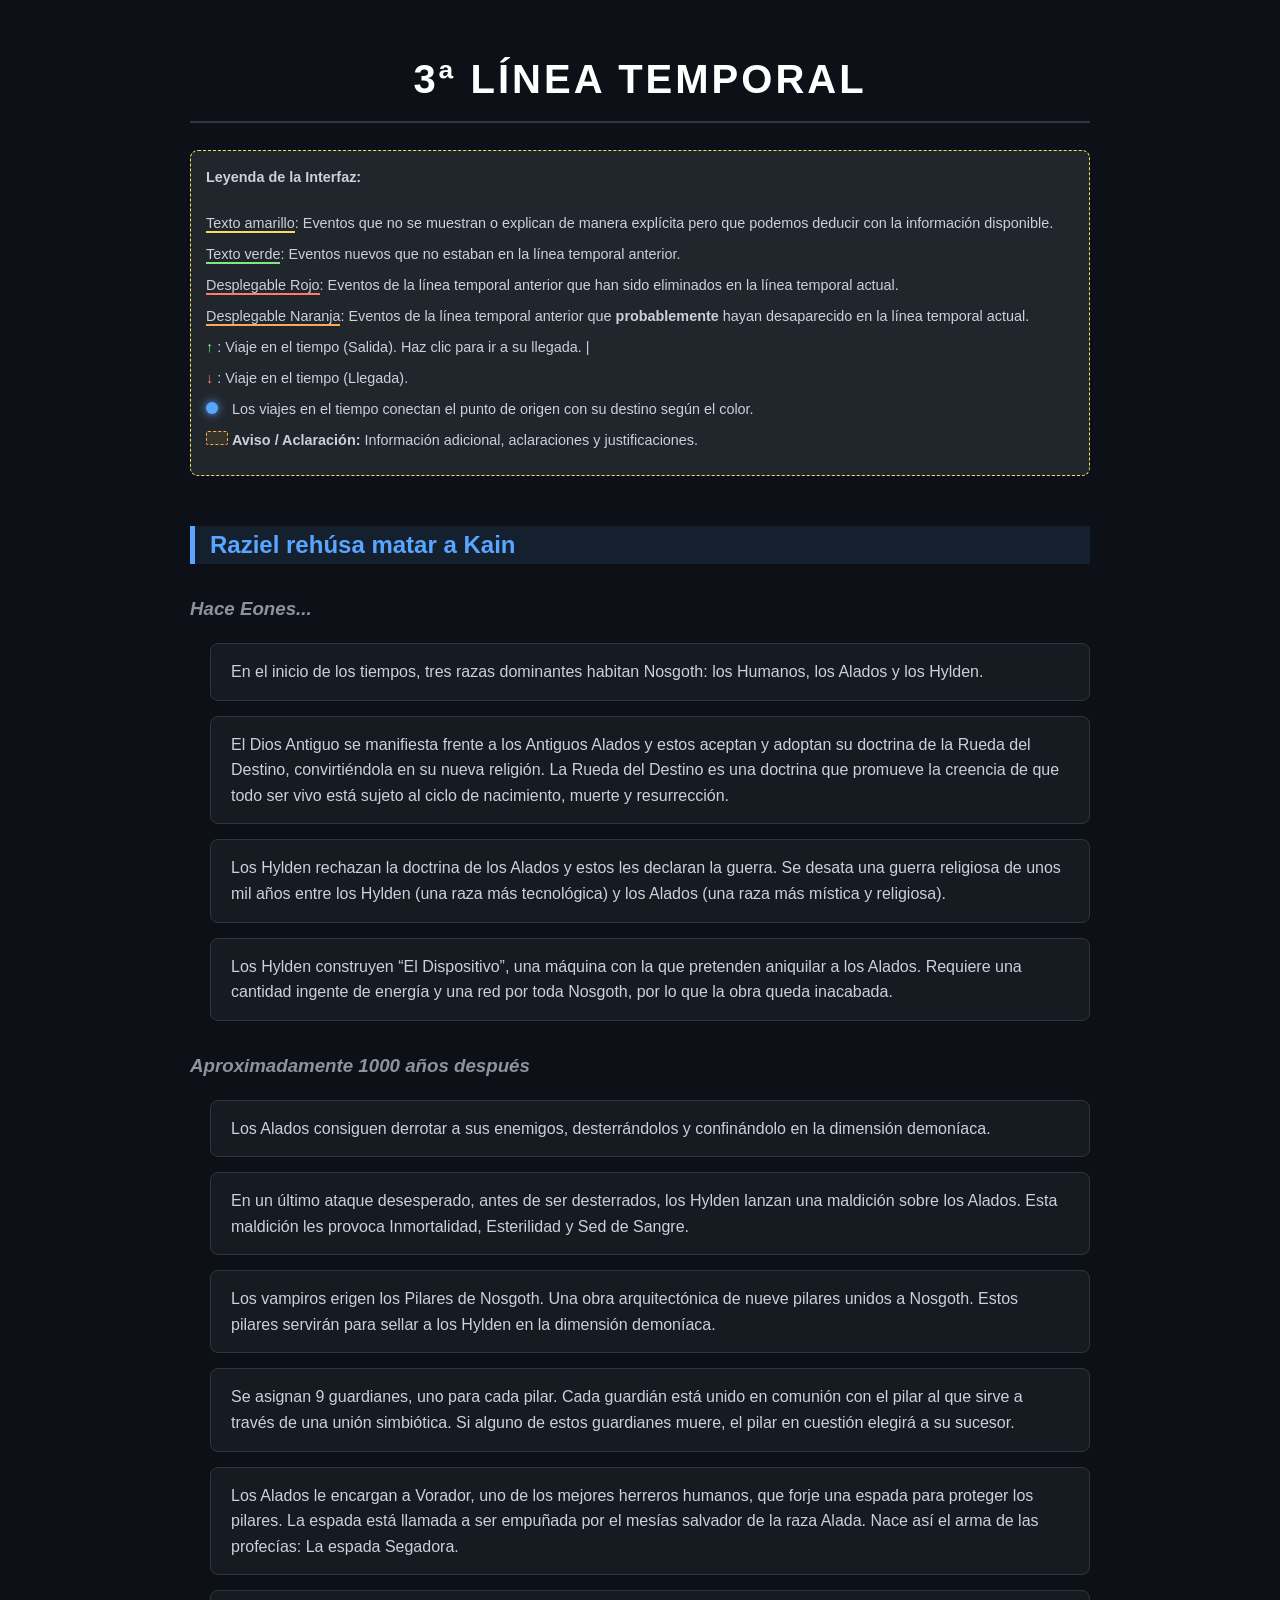
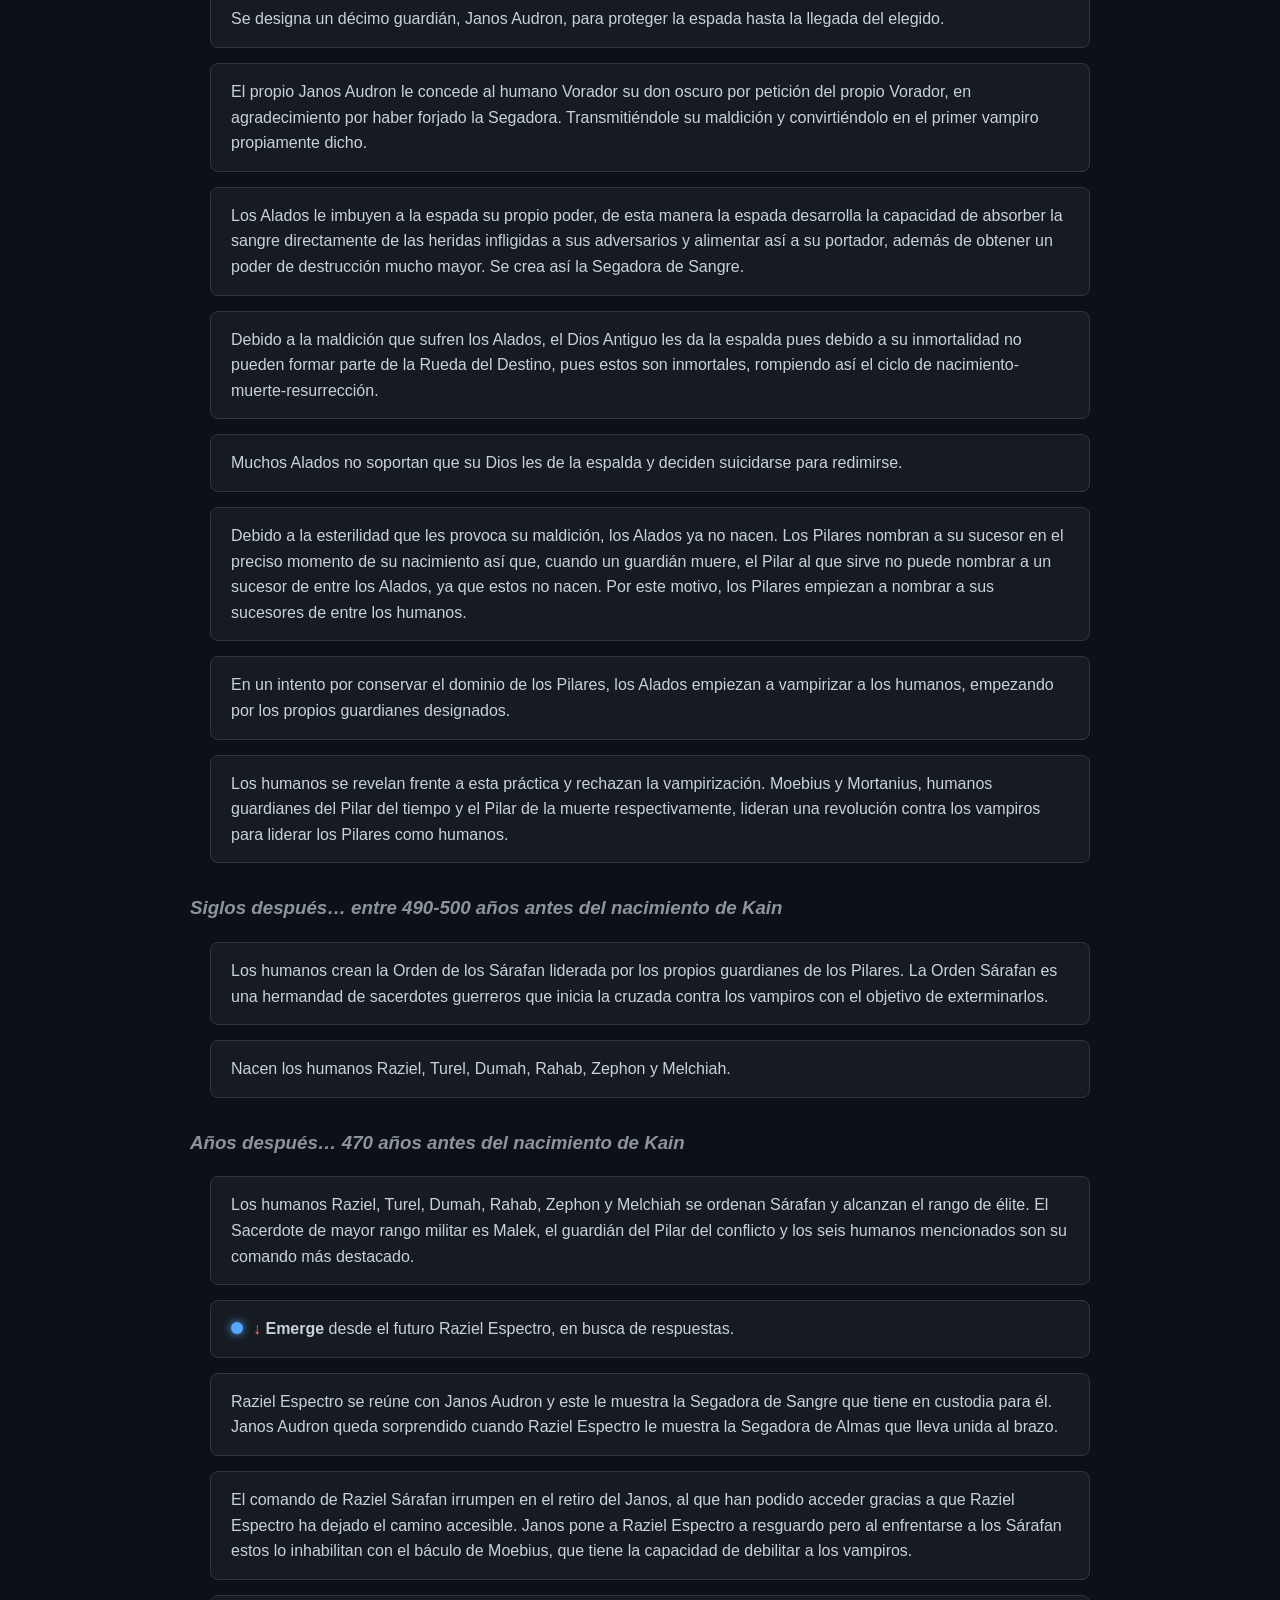
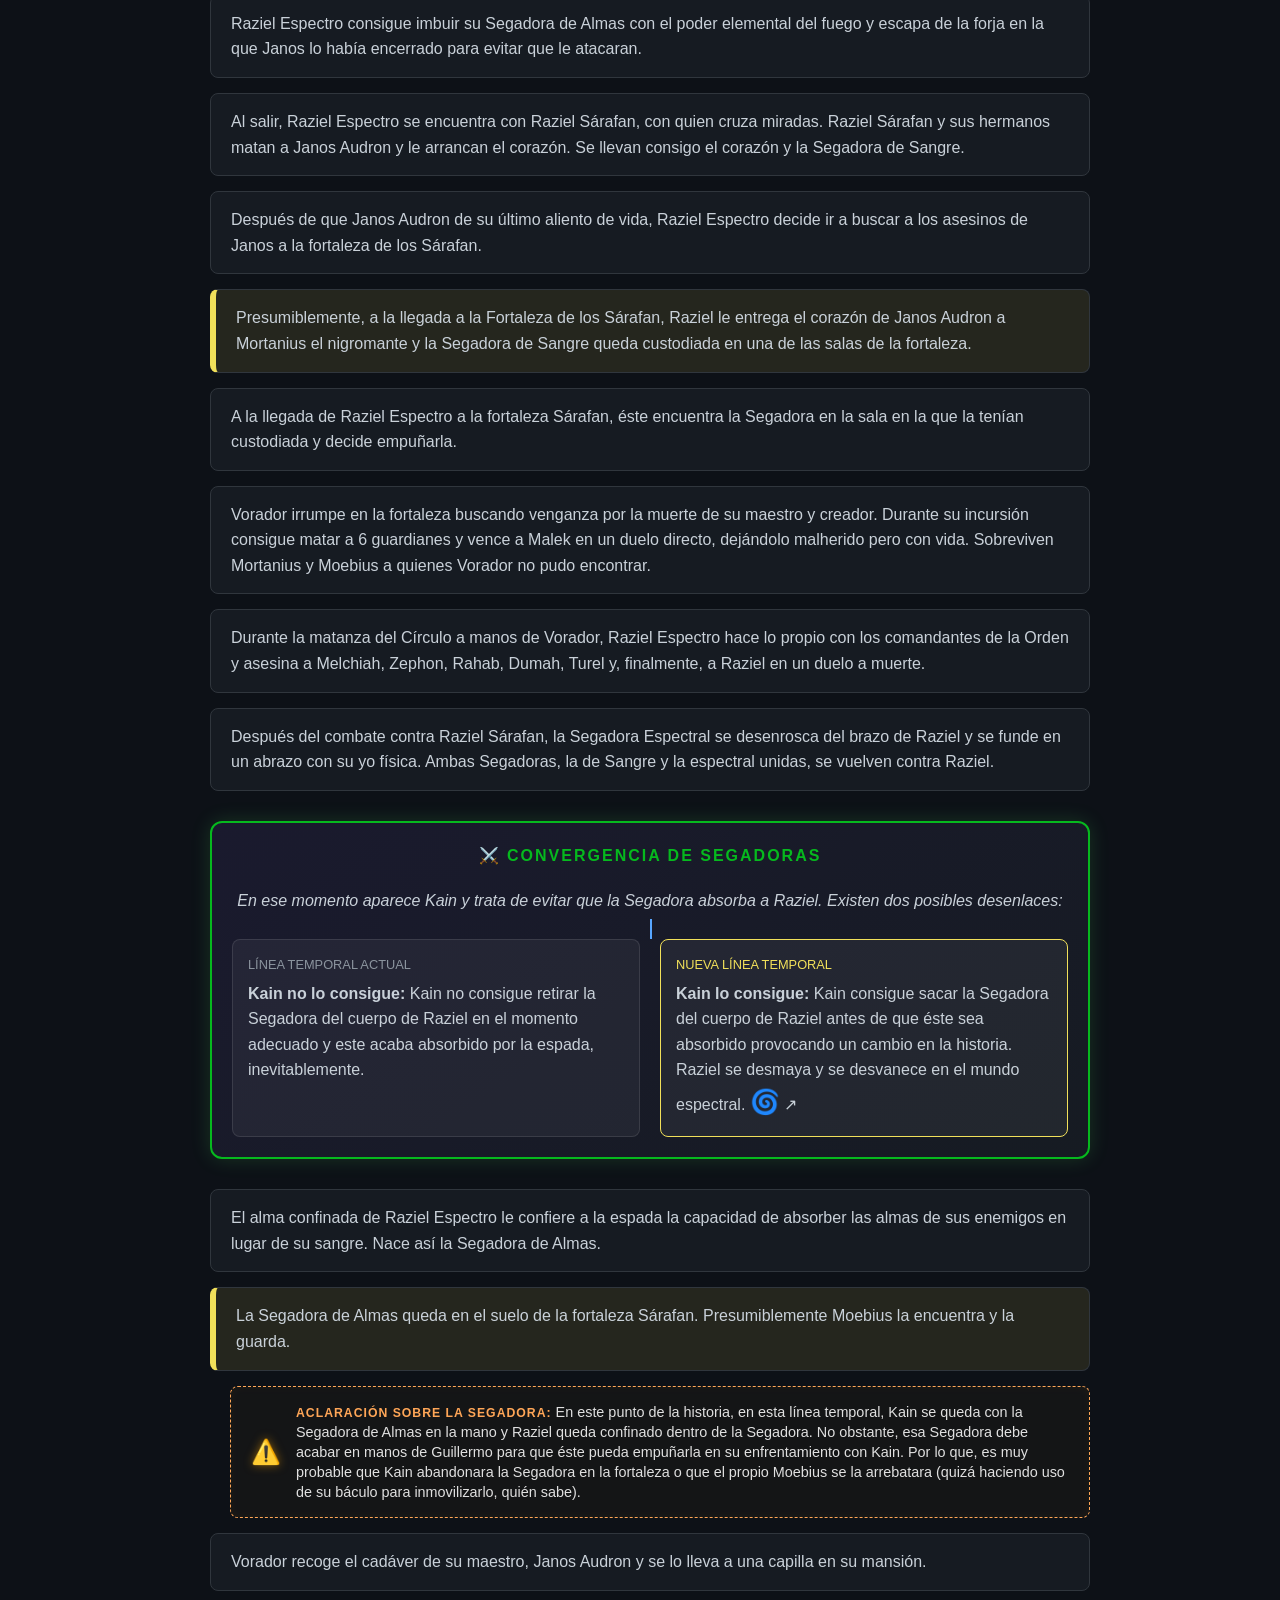
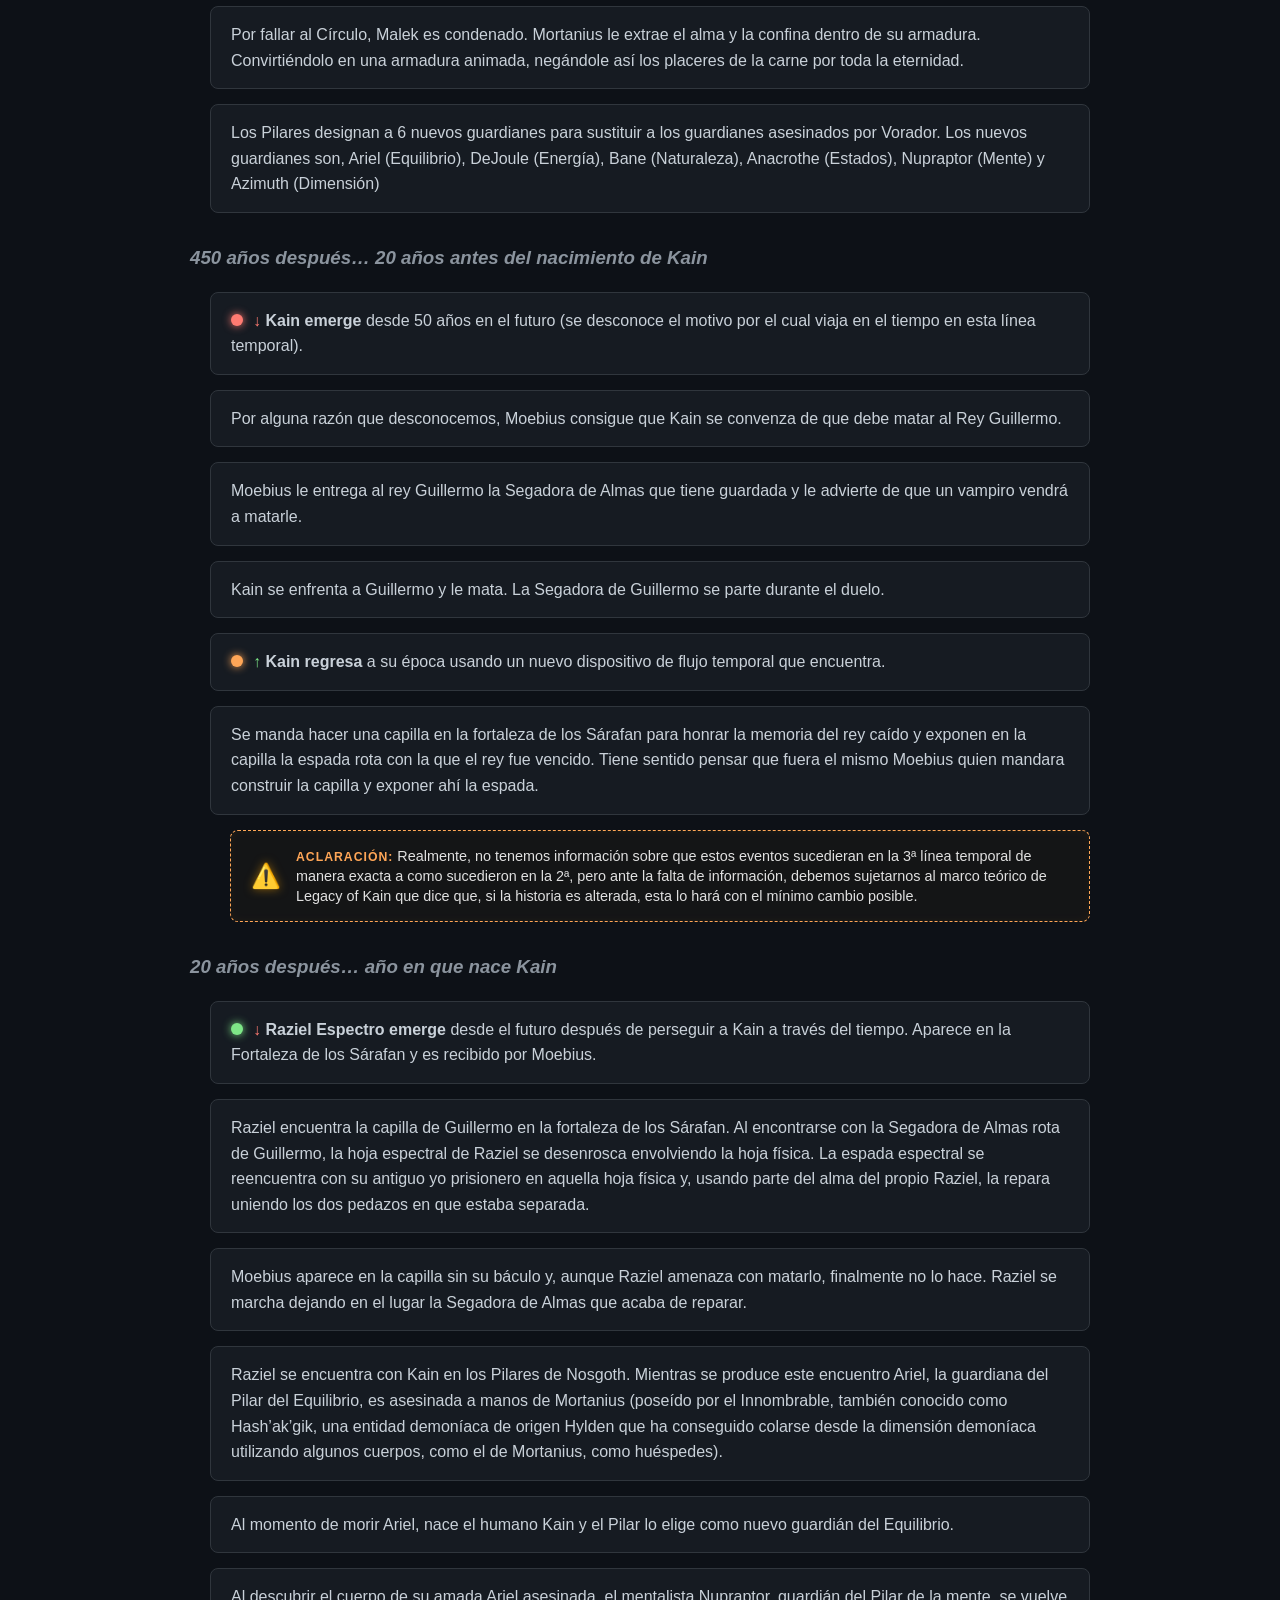
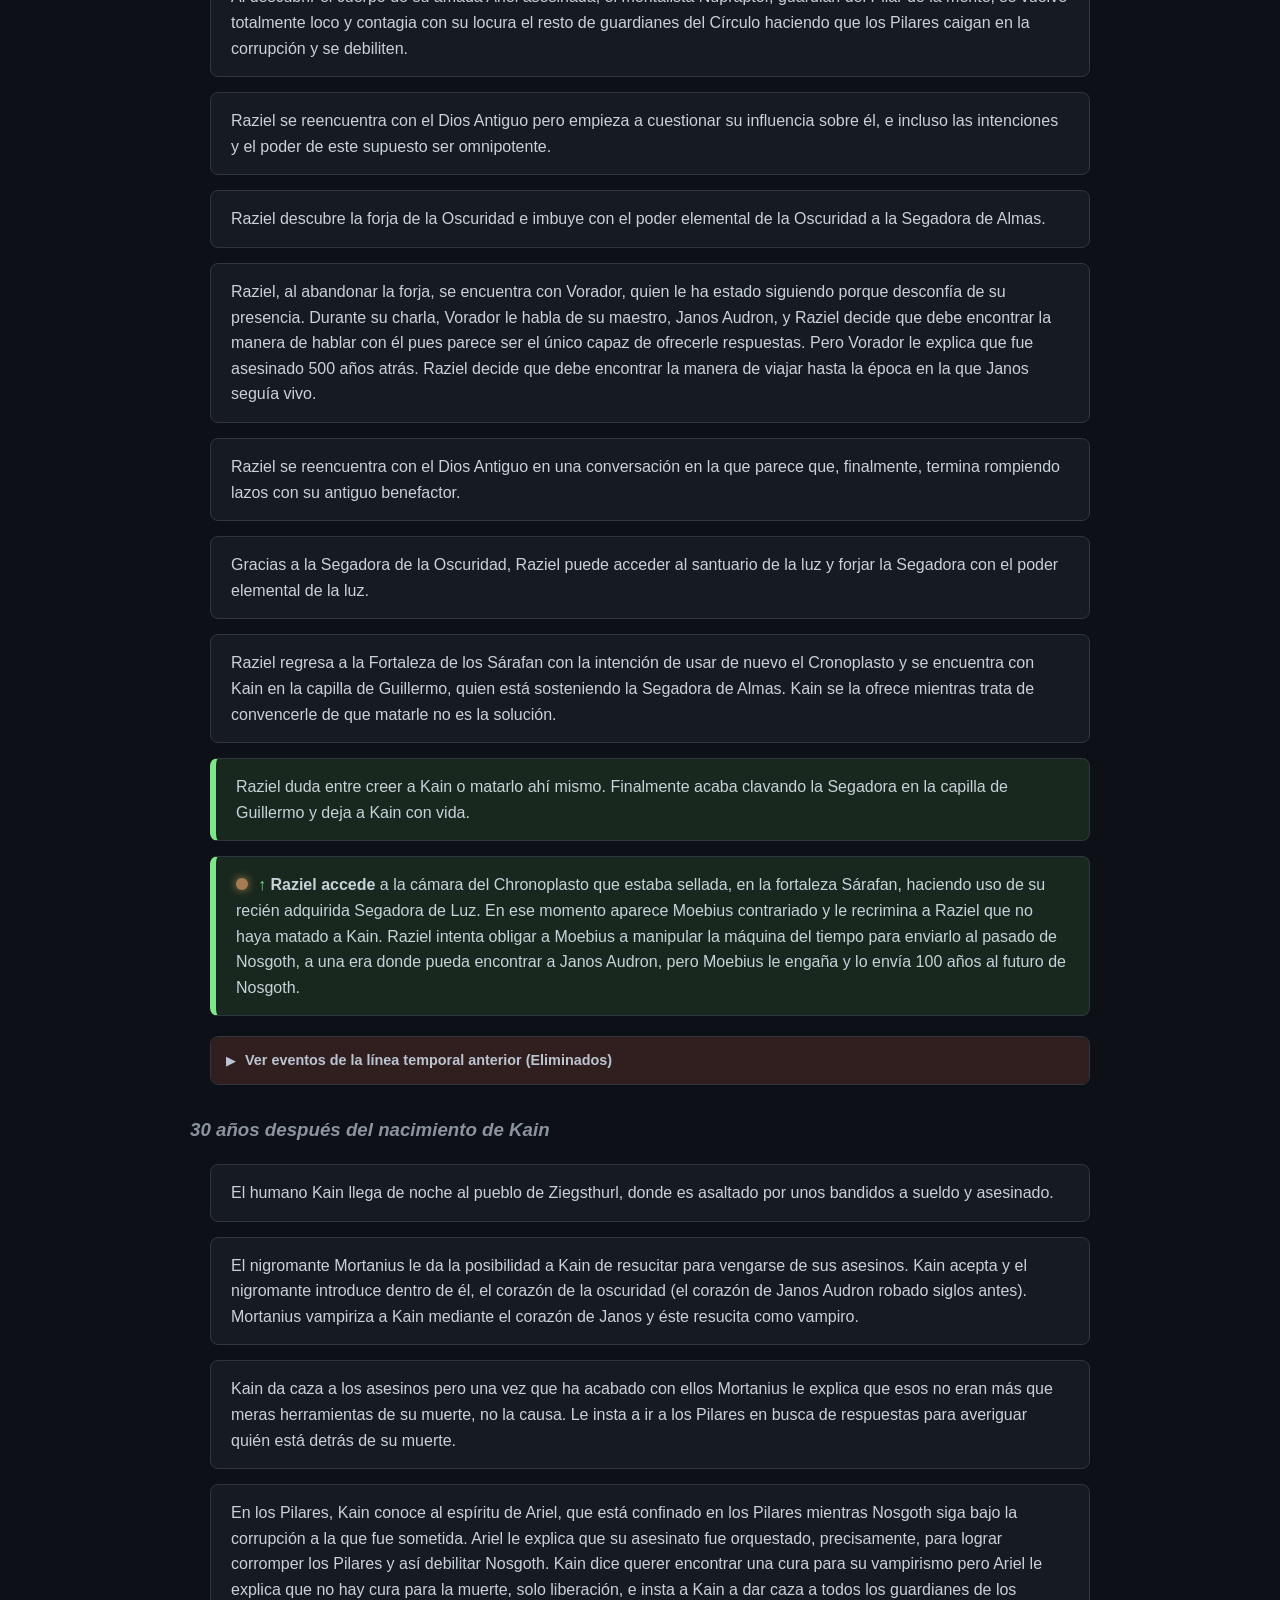
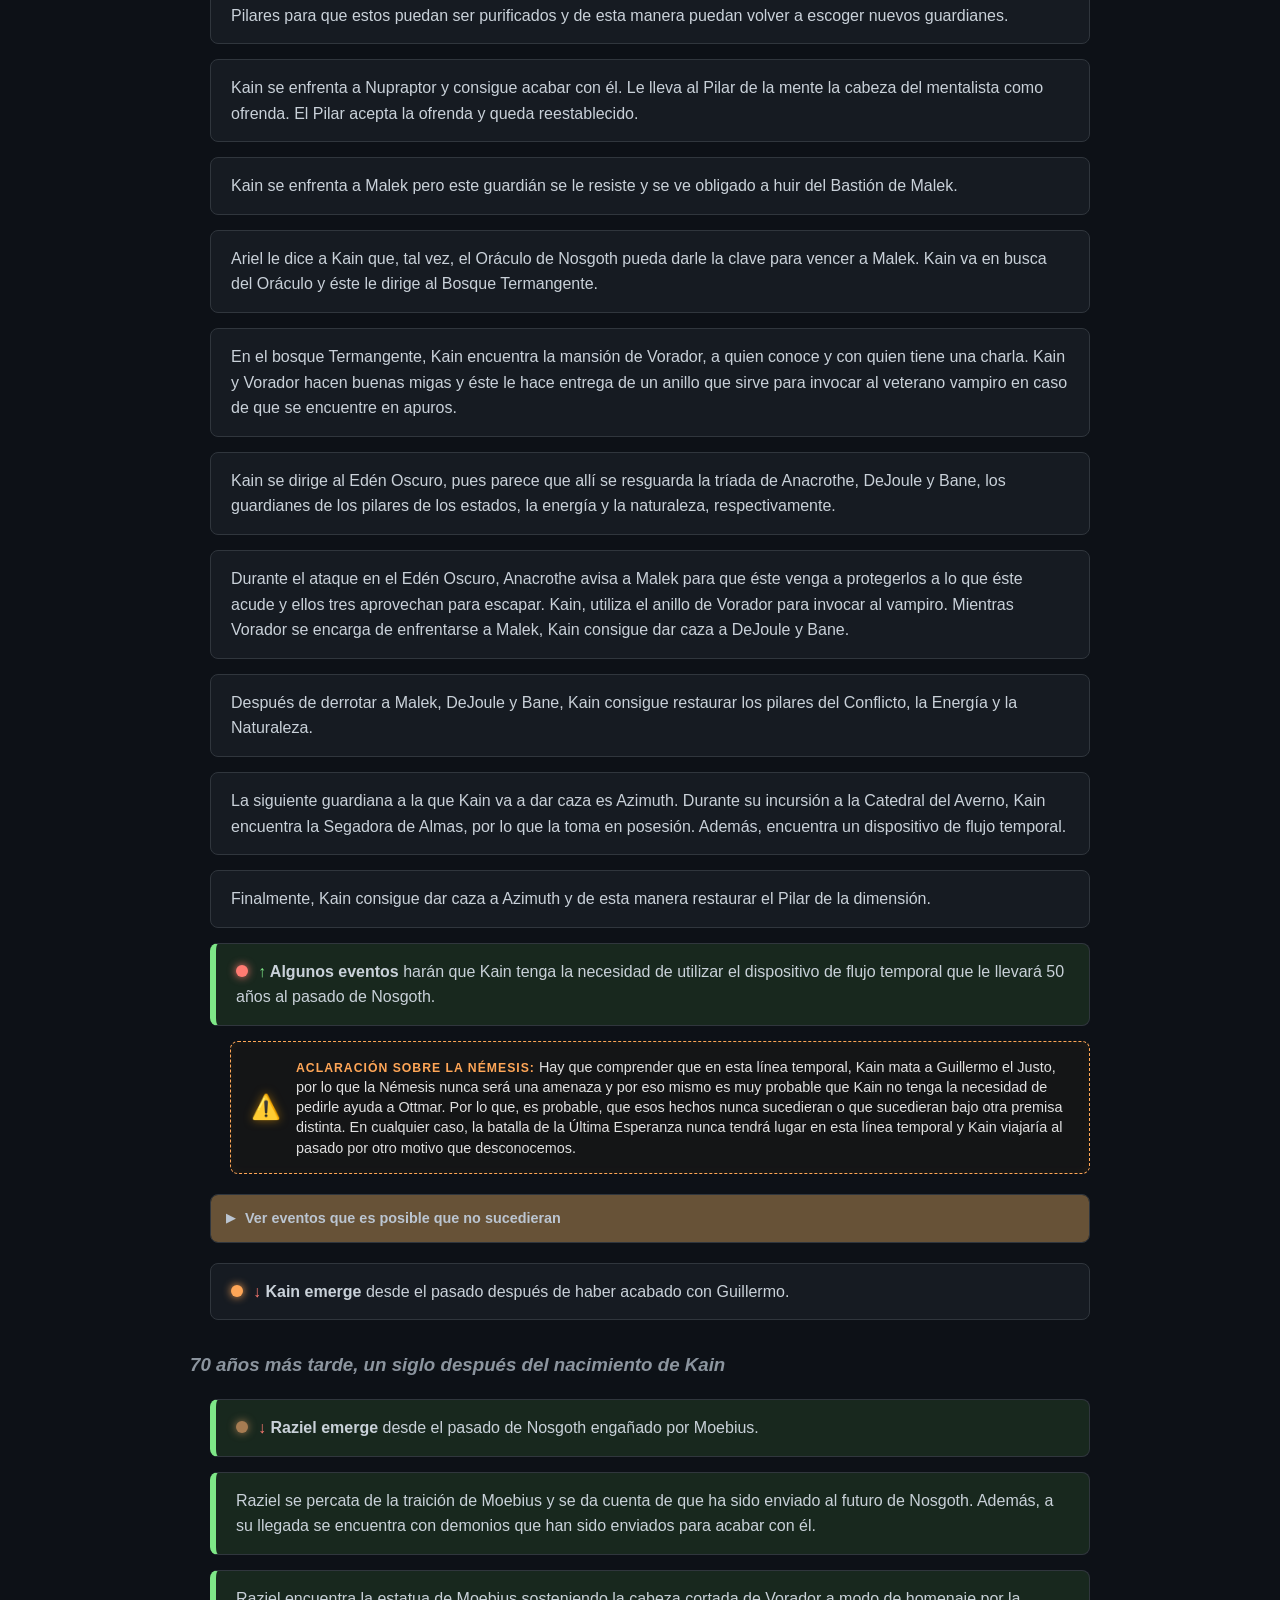
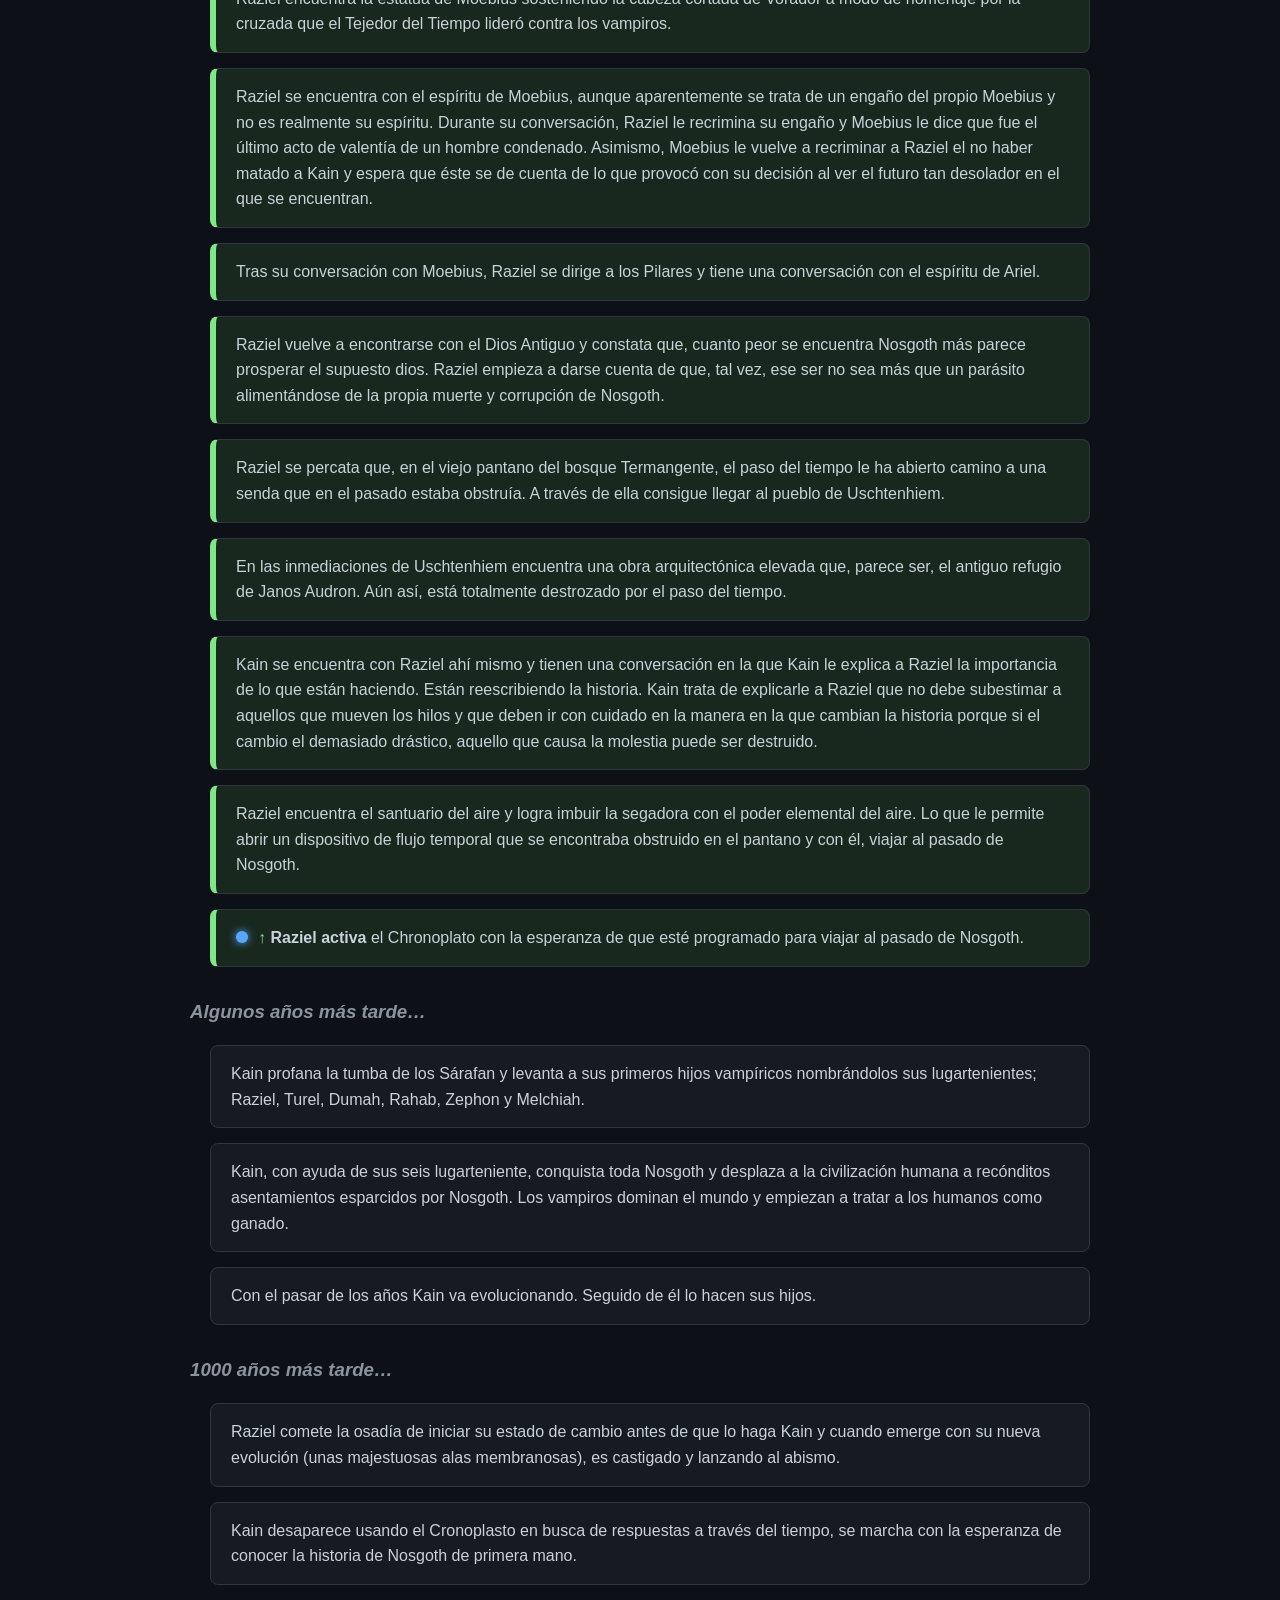
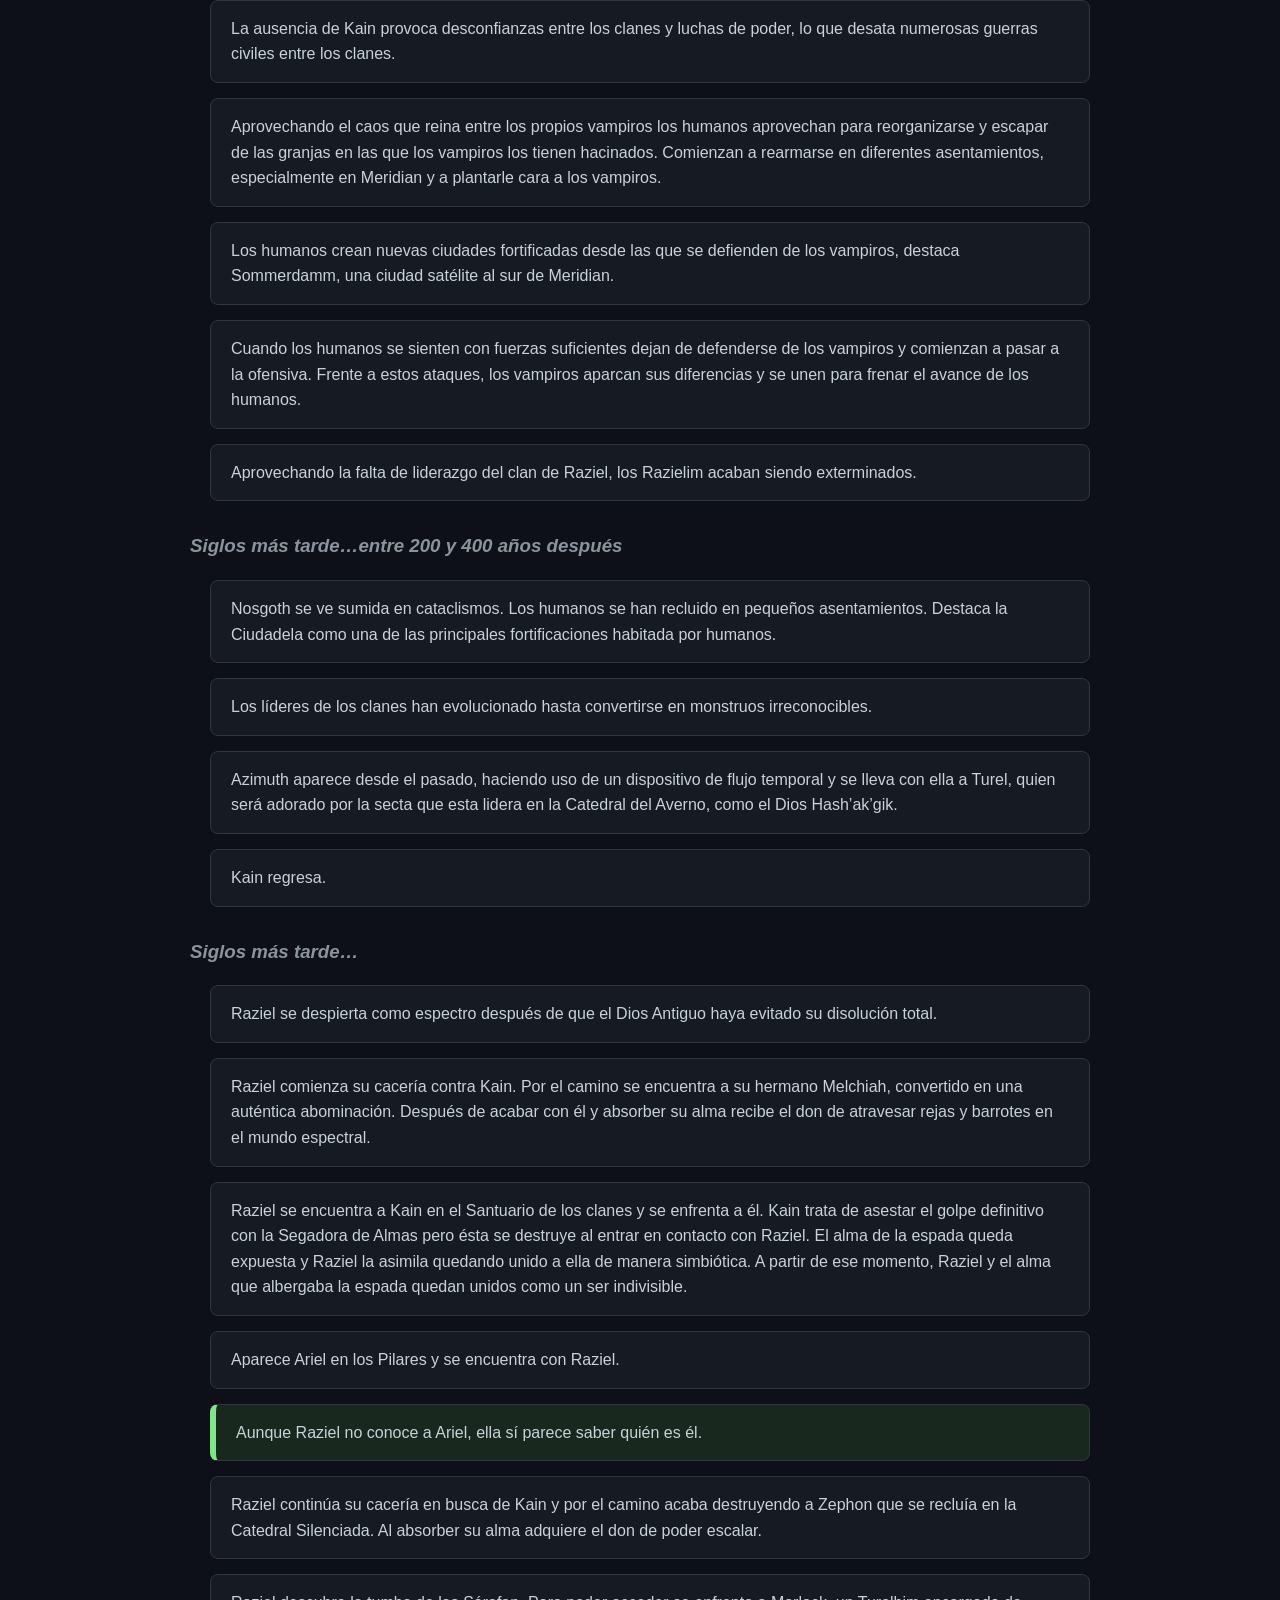
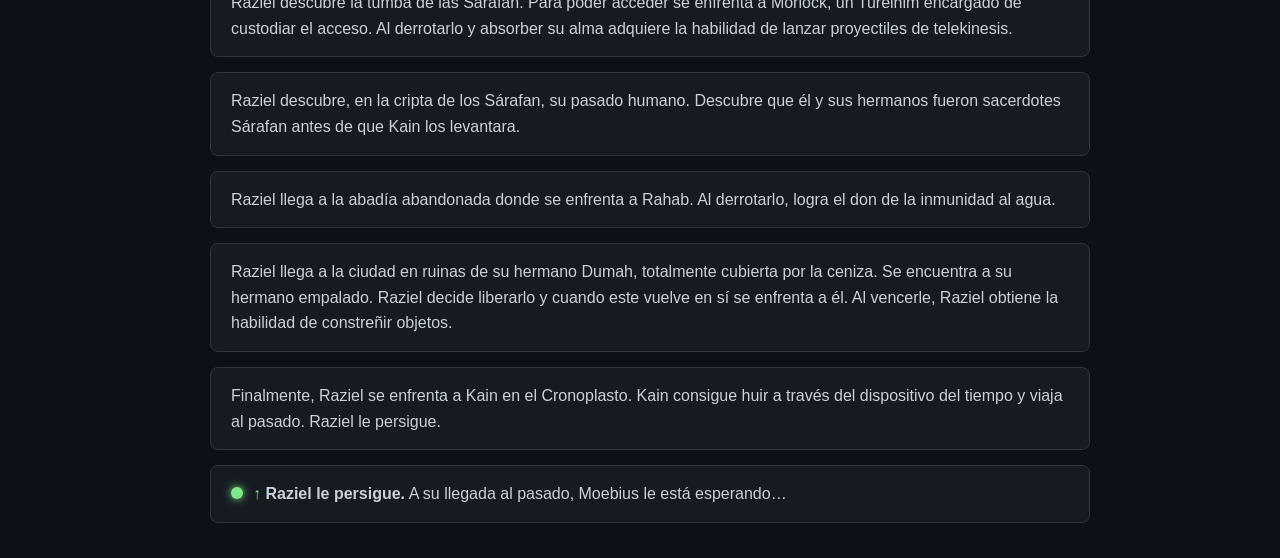
<file: 3Timeline.html>
<!DOCTYPE html>
<html lang="es">

<head>
    <meta charset="UTF-8">
    <meta name="viewport" content="width=device-width, initial-scale=1.0">
    <title>Cronología de Nosgoth - Versión Estética</title>
    <link rel="stylesheet" href="./css/timeline-style.css" />
</head>

<body>

    <div class="container">
        <h1>3ª Línea Temporal</h1>

        <div class="legend">
            <strong>Leyenda de la Interfaz:</strong><br><br>
            <div class="legend-item"><span style="border-bottom: 2px solid var(--accent-yellow)">Texto amarillo</span>:
                Eventos que no se
                muestran o explican de manera explícita pero que podemos deducir con la información disponible.</div>
            <div class="legend-item"><span style="border-bottom: 2px solid var(--accent-green)">Texto verde</span>:
                Eventos nuevos que no estaban en la línea temporal anterior.</div>
            <div class="legend-item"><span style="border-bottom: 2px solid var(--accent-red)">Desplegable Rojo</span>:
                Eventos de la línea temporal anterior que han sido eliminados en la línea temporal actual.</div>
            <div class="legend-item"><span style="border-bottom: 2px solid var(--accent-orange)">Desplegable
                    Naranja</span>:
                Eventos de la línea temporal anterior que <strong>probablemente</strong> hayan desaparecido en la línea
                temporal actual.</div>
            <div class="legend-item"><span class="up">↑</span> : Viaje en el tiempo (Salida). Haz clic para ir a su llegada. | </div>
            <div class="legend-item"><span class="down">↓</span> : Viaje en el tiempo
                (Llegada).</div>
            <div class="legend-item"><span class="dot dot-blue"></span> Los viajes en el tiempo conectan el punto de
                origen con su destino según
                el color.</div>
            <div class="legend-item"><span class="warning-sample"></span>
                <strong>Aviso / Aclaración:</strong> Información adicional, aclaraciones y justificaciones.
            </div>
        </div>

        <h2>Raziel rehúsa matar a Kain</h2>

        <h3>Hace Eones...</h3>
        <div class="timeline">
            <div class="event-card">En el inicio de los tiempos, tres razas dominantes habitan Nosgoth: los Humanos, los
                Alados y los Hylden.</div>
            <div class="event-card">El Dios Antiguo se manifiesta frente a los Antiguos Alados y estos aceptan y adoptan
                su doctrina de la Rueda del Destino,
                convirtiéndola en su nueva religión.
                La Rueda del Destino es una doctrina que promueve la creencia de que todo ser vivo está sujeto al ciclo
                de nacimiento, muerte y resurrección.
            </div>
            <div class="event-card">Los Hylden rechazan la doctrina de los Alados y estos les declaran la guerra.
                Se desata una guerra religiosa de unos mil años entre los Hylden (una raza más tecnológica) y los Alados
                (una raza más mística y religiosa).
            </div>
            <div class="event-card">Los Hylden construyen “El Dispositivo”, una máquina con la que pretenden aniquilar a
                los Alados.
                Requiere una cantidad ingente de energía y una red por toda Nosgoth, por lo que la obra queda inacabada.
            </div>
        </div>

        <h3>Aproximadamente 1000 años después</h3>
        <div class="timeline">
            <div class="event-card">Los Alados consiguen derrotar a sus enemigos, desterrándolos y confinándolo en la
                dimensión demoníaca.</div>
            <div class="event-card">En un último ataque desesperado, antes de ser desterrados, los Hylden lanzan una
                maldición sobre los Alados.
                Esta maldición les provoca Inmortalidad, Esterilidad y Sed de Sangre.
            </div>
            <div class="event-card">Los vampiros erigen los Pilares de Nosgoth. Una obra arquitectónica de nueve pilares
                unidos a Nosgoth.
                Estos pilares servirán para sellar a los Hylden en la dimensión demoníaca.
            </div>
            <div class="event-card">Se asignan 9 guardianes, uno para cada pilar. Cada guardián está unido en comunión
                con el pilar al que sirve a través de una unión simbiótica.
                Si alguno de estos guardianes muere, el pilar en cuestión elegirá a su sucesor.
            </div>
            <div class="event-card">Los Alados le encargan a Vorador, uno de los mejores herreros humanos, que forje una
                espada para proteger los pilares.
                La espada está llamada a ser empuñada por el mesías salvador de la raza Alada.
                Nace así el arma de las profecías: La espada Segadora.
            </div>
            <div class="event-card">Se designa un décimo guardián, Janos Audron, para proteger la espada hasta la
                llegada del elegido. </div>
            <div class="event-card">El propio Janos Audron le concede al humano Vorador su don oscuro por petición del
                propio Vorador, en agradecimiento por haber forjado la Segadora.
                Transmitiéndole su maldición y convirtiéndolo en el primer vampiro propiamente dicho.
            </div>
            <div class="event-card">Los Alados le imbuyen a la espada su propio poder, de esta manera la espada
                desarrolla la capacidad de absorber la sangre directamente de las heridas
                infligidas a sus adversarios y alimentar así a su portador, además de obtener un poder de destrucción
                mucho mayor.
                Se crea así la Segadora de Sangre.
            </div>
            <div class="event-card">Debido a la maldición que sufren los Alados, el Dios Antiguo les da la espalda pues
                debido a su inmortalidad no pueden formar parte de la Rueda del Destino,
                pues estos son inmortales, rompiendo así el ciclo de nacimiento-muerte-resurrección.
            </div>
            <div class="event-card">Muchos Alados no soportan que su Dios les de la espalda y deciden suicidarse para
                redimirse. </div>
            <div class="event-card">Debido a la esterilidad que les provoca su maldición, los Alados ya no nacen. Los
                Pilares nombran a su sucesor en el preciso momento de su nacimiento así que,
                cuando un guardián muere, el Pilar al que sirve no puede nombrar a un sucesor de entre los Alados, ya
                que estos no nacen. Por este motivo,
                los Pilares empiezan a nombrar a sus sucesores de entre los humanos.
            </div>
            <div class="event-card">En un intento por conservar el dominio de los Pilares, los Alados empiezan a
                vampirizar a los humanos, empezando por los propios guardianes designados. </div>
            <div class="event-card">Los humanos se revelan frente a esta práctica y rechazan la vampirización.
                Moebius y Mortanius, humanos guardianes del Pilar del tiempo y el Pilar de la muerte respectivamente,
                lideran una revolución contra los vampiros para liderar los Pilares como humanos.
            </div>
        </div>
        <h3>Siglos después… entre 490-500 años antes del nacimiento de Kain</h3>
        <div class="timeline">
            <div class="event-card">Los humanos crean la Orden de los Sárafan liderada por los propios guardianes de los
                Pilares.
                La Orden Sárafan es una hermandad de sacerdotes guerreros que inicia la cruzada contra los vampiros con
                el objetivo de exterminarlos.
            </div>
            <div class="event-card">Nacen los humanos Raziel, Turel, Dumah, Rahab, Zephon y Melchiah. </div>
        </div>
        <h3>Años después… 470 años antes del nacimiento de Kain</h3>
        <div class="timeline">
            <div class="event-card">Los humanos Raziel, Turel, Dumah, Rahab, Zephon y Melchiah se ordenan Sárafan y
                alcanzan el rango de élite.
                El Sacerdote de mayor rango militar es Malek, el guardián del Pilar del conflicto y los seis humanos
                mencionados son su comando más destacado.
            </div>
            <div class="event-card" id="llegada-raziel-espectro">
                <span class="dot dot-blue"></span><span class="down">↓</span>
                <strong>Emerge</strong> desde el futuro Raziel Espectro, en busca de respuestas.
            </div>
            <div class="event-card">Raziel Espectro se reúne con Janos Audron y este le muestra la Segadora de Sangre
                que tiene en custodia para él.
                Janos Audron queda sorprendido cuando Raziel Espectro le muestra la Segadora de Almas que lleva unida al
                brazo.
            </div>
            <div class="event-card">El comando de Raziel Sárafan irrumpen en el retiro del Janos, al que han podido
                acceder gracias a que Raziel Espectro ha dejado el camino accesible.
                Janos pone a Raziel Espectro a resguardo pero al enfrentarse a los Sárafan estos lo inhabilitan con el
                báculo de Moebius,
                que tiene la capacidad de debilitar a los vampiros.
            </div>
            <div class="event-card">Raziel Espectro consigue imbuir su Segadora de Almas con el poder elemental del
                fuego y escapa de la forja en la que Janos
                lo había encerrado para evitar que le atacaran.
            </div>
            <div class="event-card">Al salir, Raziel Espectro se encuentra con Raziel Sárafan, con quien cruza miradas.
                Raziel Sárafan y sus hermanos matan a Janos Audron y le arrancan el corazón.
                Se llevan consigo el corazón y la Segadora de Sangre.
            </div>
            <div class="event-card">Después de que Janos Audron de su último aliento de vida,
                Raziel Espectro decide ir a buscar a los asesinos de Janos a la fortaleza de los Sárafan.
            </div>
            <div class="event-card deduced">Presumiblemente, a la llegada a la Fortaleza de los Sárafan, Raziel le
                entrega el corazón de Janos Audron a Mortanius el nigromante y la Segadora de Sangre queda custodiada en
                una de las salas de la fortaleza.
            </div>
            <div class="event-card">
                A la llegada de Raziel Espectro a la fortaleza Sárafan, éste encuentra la Segadora en la sala en la que
                la tenían custodiada y decide empuñarla.
            </div>
            <div class="event-card">
                Vorador irrumpe en la fortaleza buscando venganza por la muerte de su maestro y creador. Durante su
                incursión consigue matar a 6 guardianes y vence a Malek en un duelo directo, dejándolo malherido pero
                con vida. Sobreviven Mortanius y Moebius a quienes Vorador no pudo encontrar.
            </div>
            <div class="event-card">Durante la matanza del Círculo a manos de Vorador, Raziel Espectro hace lo propio
                con los comandantes de la Orden y asesina a Melchiah, Zephon, Rahab, Dumah, Turel y, finalmente, a
                Raziel en un duelo a muerte.

            </div>
            <div class="event-card">Después del combate contra Raziel Sárafan, la Segadora Espectral se desenrosca del
                brazo de Raziel y se funde en un abrazo con su yo física. Ambas Segadoras, la de Sangre y la espectral
                unidas, se vuelven contra Raziel.
            </div>
            <div class="divergence-container divergence-container-created">
                <div class="divergence-header divergence-header-created">
                    <span>⚔️ Convergencia de Segadoras</span>
                </div>

                <p style="text-align: center; margin-bottom: 25px; font-style: italic;">
                    En ese momento aparece Kain y trata de evitar que la Segadora absorba a Raziel.
                    Existen dos posibles desenlaces:
                </p>

                <div class="split-paths">
                    <div class="path-card">
                        <span class="path-label">Línea Temporal Actual</span>
                        <strong>Kain no lo consigue: </strong> Kain no consigue retirar la Segadora del cuerpo de Raziel
                        en el momento adecuado y este acaba absorbido por la espada, inevitablemente.
                    </div>

                    <a class="path-card time-link" href="./4Timeline.html" target="_blank" rel="noopener noreferrer" style="border-color: #f1e05a;" title="Abrir la 4ª Línea Temporal en una pestaña nueva">
                        <span class="path-label" style="color: #f1e05a;">Nueva Línea Temporal</span>
                        <strong>Kain lo consigue:</strong> Kain consigue sacar la Segadora del cuerpo de Raziel antes de
                        que éste sea absorbido provocando un cambio en la historia. Raziel se desmaya y se desvanece en
                        el mundo espectral. <span class="vortex-icon">🌀</span> <span aria-hidden="true">↗</span>
                    </a>
                </div>

            </div>
            <div class="event-card">El alma confinada de Raziel Espectro le confiere a la espada la capacidad de absorber
                las almas de sus enemigos en lugar de su sangre. Nace así la Segadora de Almas.
            </div>
            <div class="event-card deduced">La Segadora de Almas queda en el suelo de la fortaleza Sárafan.
                Presumiblemente Moebius la encuentra y la guarda.
            </div>
            <div class="event-card warning-card">
                <div class="warning-icon">⚠️</div>
                <div class="warning-content">
                    <strong>Aclaración sobre la Segadora:</strong>
                    En este punto de la historia, en esta línea temporal, Kain se queda con la Segadora de Almas en la
                    mano y Raziel queda confinado dentro de la Segadora. No obstante, esa Segadora debe acabar en manos
                    de Guillermo para que éste pueda empuñarla en su enfrentamiento con Kain. Por lo que, es muy probable
                    que Kain abandonara la Segadora en la fortaleza o que el propio Moebius se la arrebatara (quizá
                    haciendo uso de su báculo para inmovilizarlo, quién sabe).
                </div>
            </div>
            <div class="event-card">Vorador recoge el cadáver de su maestro, Janos Audron y se lo lleva a una capilla en
                su mansión.
            </div>
            <div class="event-card">Por fallar al Círculo, Malek es condenado. Mortanius le extrae el alma y la confina
                dentro de su armadura. Convirtiéndolo en una armadura animada, negándole así los placeres de la carne
                por toda la eternidad.
            </div>
            <div class="event-card">Los Pilares designan a 6 nuevos guardianes para sustituir a los guardianes
                asesinados por Vorador. Los nuevos guardianes son, Ariel (Equilibrio), DeJoule (Energía), Bane
                (Naturaleza), Anacrothe (Estados), Nupraptor (Mente) y Azimuth (Dimensión)

            </div>
        </div>

        <h3>450 años después… 20 años antes del nacimiento de Kain</h3>
        <div class="timeline">
            <div class="event-card" id="llegada-kain-futuro">
                <span class="dot dot-red"></span><span class="down">↓</span>
                <strong>Kain emerge</strong> desde 50 años en el futuro (se desconoce el motivo por el cual viaja en el
                tiempo en esta línea temporal).
            </div>
            <div class="event-card">Por alguna razón que desconocemos, Moebius consigue que Kain se convenza de que debe
                matar al Rey Guillermo.
            </div>
            <div class="event-card">Moebius le entrega al rey Guillermo la Segadora de Almas que tiene guardada y le
                advierte de que un vampiro vendrá a matarle.
            </div>
            <div class="event-card">Kain se enfrenta a Guillermo y le mata. La Segadora de Guillermo se parte durante el
                duelo.
            </div>
            <a class="event-card time-link" href="#llegada-kain-guillermo" title="Ir a la llegada correspondiente">
                <span class="dot dot-orange"></span><span class="up">↑</span> <strong>Kain regresa</strong> a su época
                usando un nuevo dispositivo de flujo temporal que encuentra.
            </a>
            <div class="event-card">Se manda hacer una capilla en la fortaleza de los Sárafan para honrar la memoria del
                rey caído y exponen en la capilla la espada rota con la que el rey fue vencido. Tiene sentido pensar que
                fuera el mismo Moebius quien mandara construir la capilla y exponer ahí la espada.
            </div>
            <div class="event-card warning-card">
                <div class="warning-icon">⚠️</div>
                <div class="warning-content">
                    <strong>Aclaración:</strong>
                    Realmente, no tenemos información sobre que estos eventos sucedieran en la 3ª línea temporal de
                    manera exacta a como sucedieron en la 2ª, pero ante la falta de información, debemos sujetarnos al
                    marco teórico de Legacy of Kain que dice que, si la historia es alterada, esta lo hará con el mínimo
                    cambio posible.
                </div>
            </div>
        </div>

        <h3>20 años después… año en que nace Kain</h3>
        <div class="timeline">
            <div class="event-card" id="llegada-raziel-persecucion">
                <span class="dot dot-green"></span><span class="down">↓</span>
                <strong>Raziel Espectro emerge</strong> desde el futuro después de perseguir a Kain a través del tiempo.
                Aparece en la Fortaleza de los Sárafan y es recibido por Moebius.
            </div>
            <div class="event-card">Raziel encuentra la capilla de Guillermo en la fortaleza de los Sárafan. Al
                encontrarse con la Segadora de Almas rota de Guillermo, la hoja espectral de Raziel se desenrosca
                envolviendo la hoja física. La espada espectral se reencuentra con su antiguo yo prisionero en aquella
                hoja física y, usando parte del alma del propio Raziel, la repara uniendo los dos pedazos en que estaba
                separada.
            </div>
            <div class="event-card">Moebius aparece en la capilla sin su báculo y, aunque Raziel amenaza con matarlo,
                finalmente no lo hace. Raziel se marcha dejando en el lugar la Segadora de Almas que acaba de reparar.
            </div>
            <div class="event-card">Raziel se encuentra con Kain en los Pilares de Nosgoth. Mientras se produce este
                encuentro Ariel, la guardiana del Pilar del Equilibrio, es asesinada a manos de Mortanius (poseído por
                el Innombrable, también conocido como Hash’ak’gik, una entidad demoníaca de origen Hylden que ha
                conseguido colarse desde la dimensión demoníaca utilizando algunos cuerpos, como el de Mortanius, como
                huéspedes).
            </div>
            <div class="event-card">Al momento de morir Ariel, nace el humano Kain y el Pilar lo elige como nuevo
                guardián del Equilibrio.
            </div>
            <div class="event-card">Al descubrir el cuerpo de su amada Ariel asesinada, el mentalista Nupraptor,
                guardián del Pilar de la mente, se vuelve totalmente loco y contagia con su locura el resto de
                guardianes del Círculo haciendo que los Pilares caigan en la corrupción y se debiliten.
            </div>
            <div class="event-card">Raziel se reencuentra con el Dios Antiguo pero empieza a cuestionar su influencia
                sobre él, e incluso las intenciones y el poder de este supuesto ser omnipotente.
            </div>
            <div class="event-card">Raziel descubre la forja de la Oscuridad e imbuye con el poder elemental de la
                Oscuridad a la Segadora de Almas.
            </div>
            <div class="event-card">Raziel, al abandonar la forja, se encuentra con Vorador, quien le ha estado siguiendo
                porque desconfía de su presencia. Durante su charla, Vorador le habla de su maestro, Janos Audron, y
                Raziel decide que debe encontrar la manera de hablar con él pues parece ser el único capaz de ofrecerle
                respuestas. Pero Vorador le explica que fue asesinado 500 años atrás. Raziel decide que debe encontrar
                la manera de viajar hasta la época en la que Janos seguía vivo.
            </div>
            <div class="event-card">Raziel se reencuentra con el Dios Antiguo en una conversación en la que parece que,
                finalmente, termina rompiendo lazos con su antiguo benefactor.
            </div>
            <div class="event-card">Gracias a la Segadora de la Oscuridad, Raziel puede acceder al santuario de la luz y
                forjar la Segadora con el poder elemental de la luz.
            </div>
            <div class="event-card">Raziel regresa a la Fortaleza de los Sárafan con la intención de usar de nuevo el
                Cronoplasto y se encuentra con Kain en la capilla de Guillermo, quien está sosteniendo la Segadora de
                Almas. Kain se la ofrece mientras trata de convencerle de que matarle no es la solución.
            </div>
            <div class="event-card created">Raziel duda entre creer a Kain o matarlo ahí mismo. Finalmente acaba clavando la
                Segadora en la capilla de Guillermo y deja a Kain con vida.
            </div>
            <a class="event-card created time-link" href="#llegada-raziel-futuro-100" title="Ir a la llegada correspondiente">
                <span class="dot dot-brown"></span><span class="up">↑</span>
                <strong>Raziel accede</strong> a la cámara del Chronoplasto que estaba sellada, en la fortaleza Sárafan,
                haciendo uso de su recién adquirida Segadora de Luz. En ese momento aparece Moebius contrariado y le
                recrimina a Raziel que no haya matado a Kain. Raziel intenta obligar a Moebius a manipular la máquina
                del tiempo para enviarlo al pasado de Nosgoth, a una era donde pueda encontrar a Janos Audron, pero
                Moebius le engaña y lo envía 100 años al futuro de Nosgoth.
            </a>
            <details class="collapsed-timeline">
                <summary>Ver eventos de la línea temporal anterior (Eliminados)</summary>
                <div class="collapsed-content">
                    <div class="event-card deduced">Moebius envía a Raziel al futuro y se queda en posesión de la
                        Segadora de Almas.
                    </div>
                    <div class="event-card deduced">Moebius aprovecha su buena relación con Azimuth, la matriarca del
                        Averno, para custodiar la Segadora de Almas dentro de la Catedral. Aunque ni siquiera Azimuth
                        sabe en qué lugar de la Catedral se encuentra la espada.
                    </div>
                </div>
            </details>
        </div>

        <h3>30 años después del nacimiento de Kain</h3>
        <div class="timeline">
            <div class="event-card">El humano Kain llega de noche al pueblo de Ziegsthurl, donde es asaltado por unos
                bandidos a sueldo y asesinado.
            </div>
            <div class="event-card">El nigromante Mortanius le da la posibilidad a Kain de resucitar para vengarse de
                sus asesinos. Kain acepta y el nigromante introduce dentro de él, el corazón de la oscuridad (el corazón
                de Janos Audron robado siglos antes). Mortanius vampiriza a Kain mediante el corazón de Janos y éste
                resucita como vampiro.
            </div>
            <div class="event-card">Kain da caza a los asesinos pero una vez que ha acabado con ellos Mortanius le
                explica que esos no eran más que meras herramientas de su muerte, no la causa. Le insta a ir a los
                Pilares en busca de respuestas para averiguar quién está detrás de su muerte.
            </div>
            <div class="event-card">En los Pilares, Kain conoce al espíritu de Ariel, que está confinado en los Pilares
                mientras Nosgoth siga bajo la corrupción a la que fue sometida. Ariel le explica que su asesinato fue
                orquestado, precisamente, para lograr corromper los Pilares y así debilitar Nosgoth. Kain dice querer
                encontrar una cura para su vampirismo pero Ariel le explica que no hay cura para la muerte, solo
                liberación, e insta a Kain a dar caza a todos los guardianes de los Pilares para que estos puedan ser
                purificados y de esta manera puedan volver a escoger nuevos guardianes.
            </div>
            <div class="event-card">Kain se enfrenta a Nupraptor y consigue acabar con él. Le lleva al Pilar de la mente
                la cabeza del mentalista como ofrenda. El Pilar acepta la ofrenda y queda reestablecido.
            </div>
            <div class="event-card">Kain se enfrenta a Malek pero este guardián se le resiste y se ve obligado a huir
                del Bastión de Malek.
            </div>
            <div class="event-card">Ariel le dice a Kain que, tal vez, el Oráculo de Nosgoth pueda darle la clave para
                vencer a Malek. Kain va en busca del Oráculo y éste le dirige al Bosque Termangente.
            </div>
            <div class="event-card">En el bosque Termangente, Kain encuentra la mansión de Vorador, a quien conoce y con
                quien tiene una charla. Kain y Vorador hacen buenas migas y éste le hace entrega de un anillo que sirve
                para invocar al veterano vampiro en caso de que se encuentre en apuros.
            </div>
            <div class="event-card">Kain se dirige al Edén Oscuro, pues parece que allí se resguarda la tríada de
                Anacrothe, DeJoule y Bane, los guardianes de los pilares de los estados, la energía y la naturaleza,
                respectivamente.
            </div>
            <div class="event-card">Durante el ataque en el Edén Oscuro, Anacrothe avisa a Malek para que éste venga a
                protegerlos a lo que éste acude y ellos tres aprovechan para escapar. Kain, utiliza el anillo de Vorador
                para invocar al vampiro. Mientras Vorador se encarga de enfrentarse a Malek, Kain consigue dar caza a
                DeJoule y Bane.
            </div>
            <div class="event-card">Después de derrotar a Malek, DeJoule y Bane, Kain consigue restaurar los pilares del
                Conflicto, la Energía y la Naturaleza.
            </div>
            <div class="event-card">La siguiente guardiana a la que Kain va a dar caza es Azimuth. Durante su incursión
                a la Catedral del Averno, Kain encuentra la Segadora de Almas, por lo que la toma en posesión. Además,
                encuentra un dispositivo de flujo temporal.
            </div>
            <div class="event-card">Finalmente, Kain consigue dar caza a Azimuth y de esta manera restaurar el Pilar de
                la dimensión.
            </div>
            <a class="event-card created time-link" href="#llegada-kain-futuro" title="Ir a la llegada correspondiente">
                <span class="dot dot-red"></span><span class="up">↑</span><strong> Algunos
                    eventos</strong> harán que Kain tenga la necesidad de utilizar el dispositivo de flujo temporal que
                le llevará 50 años al pasado de Nosgoth.
            </a>
            <div class="event-card warning-card">
                <div class="warning-icon">⚠️</div>
                <div class="warning-content">
                    <strong>Aclaración sobre la Némesis:</strong>
                    Hay que comprender que en esta línea temporal, Kain mata a Guillermo el Justo, por lo que la Némesis
                    nunca será una amenaza y por eso mismo es muy probable que Kain no tenga la necesidad de pedirle
                    ayuda a Ottmar. Por lo que, es probable, que esos hechos nunca sucedieran o que sucedieran bajo otra
                    premisa distinta. En cualquier caso, la batalla de la Última Esperanza nunca tendrá lugar en esta
                    línea temporal y Kain viajaría al pasado por otro motivo que desconocemos.
                </div>
            </div>
            <details class="collapsed-timeline collapsed-timeline-maybe">
                <summary>Ver eventos que es posible que no sucedieran</summary>
                <div class="collapsed-content">
                    <div class="event-card maybe-deleted">Kain presencia como Moebius ha dado caza a Vorador y lo manda
                        guillotinar en una plaza pública. Moebius señala a Kain cómo la última amenaza de la raza
                        vampírica después de haber acabado con Vorador.
                    </div>
                    <div class="event-card maybe-deleted">Kain da caza a Moebius, a quien ya ve como un traidor, y
                        comprende que todo ha sido orquestado por el tejedor del tiempo para poner así a los humanos en
                        contra de los vampiros para poder iniciar una purga contra ellos.
                    </div>
                    <div class="event-card maybe-deleted">De vuelta a los Pilares por indicación de Mortanius, Kain
                        presencia una discusión entre Anacrothe y Mortanius en la que Anacrothe le recrimina a Mortanius
                        que ha sido él quien ha lanzado a Kain contra el círculo y Mortanius se justifica diciendo que era
                        necesario para purgar la corrupción del Círculo. Mortanius mata a Anacrothe durante su discusión.
                    </div>
                    <div class="event-card maybe-deleted">Kain se enfrenta a Mortanius, a quien le dice que a pesar de
                        todo él también es un guardián y por lo tanto también debe morir para restaurar el equilibrio.
                    </div>
                    <div class="event-card maybe-deleted">Mortanius es poseído por la entidad demoníaca Hash’ak’gik y se
                        enfrenta a Kain siendo derrotado.
                    </div>
                    <div class="event-card maybe-deleted">Kain consigue restaurar todos los Pilares excepto el último,
                        el Pilar del Equilibrio. En ese momento, Ariel le desvela a Kain su naturaleza como guardián del
                        Equilibrio y le informa de que él debe ser el último sacrificio para restaurar los Pilares y
                        liberar a Nosgoth de la corrupción en la que se encuentra.
                    </div>
                    <div class="event-card maybe-deleted">Kain, totalmente contrariado y con la sensación de haber sido
                        manipulado, recuerda las palabras de Vorador y decide abrazar su naturaleza vampírica para
                        siempre. Rechaza el sacrificio y condena a Ariel a quedarse confinada en los Pilares y a estos a
                        quedar totalmente corrompidos.
                    </div>
                    <div class="event-card maybe-deleted">Ante la negativa de Kain a morir, los Pilares terminan
                        colapsando y se vuelven a corromper todos nuevamente.
                    </div>
                </div>
            </details>
            <div class="event-card" id="llegada-kain-guillermo">
                <span class="dot dot-orange"></span><span class="down">↓</span>
                <strong>Kain emerge</strong> desde el pasado después de haber acabado con Guillermo.
            </div>
        </div>

        <h3>70 años más tarde, un siglo después del nacimiento de Kain</h3>
        <div class="timeline">
            <div class="event-card created" id="llegada-raziel-futuro-100">
                <span class="dot dot-brown"></span><span class="down">↓</span>
                <strong>Raziel emerge</strong> desde el pasado de Nosgoth engañado por Moebius.
            </div>
            <div class="event-card created">Raziel se percata de la traición de Moebius y se da cuenta de que ha sido enviado al
                futuro de Nosgoth. Además, a su llegada se encuentra con demonios que han sido enviados para acabar con
                él.
            </div>
            <div class="event-card created">Raziel encuentra la estatua de Moebius sosteniendo la cabeza cortada de Vorador a
                modo de homenaje por la cruzada que el Tejedor del Tiempo lideró contra los vampiros.
            </div>
            <div class="event-card created">Raziel se encuentra con el espíritu de Moebius, aunque aparentemente se trata de un
                engaño del propio Moebius y no es realmente su espíritu. Durante su conversación, Raziel le recrimina su
                engaño y Moebius le dice que fue el último acto de valentía de un hombre condenado. Asimismo, Moebius le
                vuelve a recriminar a Raziel el no haber matado a Kain y espera que éste se de cuenta de lo que provocó
                con su decisión al ver el futuro tan desolador en el que se encuentran.
            </div>
            <div class="event-card created">Tras su conversación con Moebius, Raziel se dirige a los Pilares y tiene una
                conversación con el espíritu de Ariel.
            </div>
            <div class="event-card created">Raziel vuelve a encontrarse con el Dios Antiguo y constata que, cuanto peor se
                encuentra Nosgoth más parece prosperar el supuesto dios. Raziel empieza a darse cuenta de que, tal vez,
                ese ser no sea más que un parásito alimentándose de la propia muerte y corrupción de Nosgoth.
            </div>
            <div class="event-card created">Raziel se percata que, en el viejo pantano del bosque Termangente, el paso del
                tiempo le ha abierto camino a una senda que en el pasado estaba obstruía. A través de ella consigue llegar
                al pueblo de Uschtenhiem.
            </div>
            <div class="event-card created">En las inmediaciones de Uschtenhiem encuentra una obra arquitectónica elevada que,
                parece ser, el antiguo refugio de Janos Audron. Aún así, está totalmente destrozado por el paso del
                tiempo.
            </div>
            <div class="event-card created">Kain se encuentra con Raziel ahí mismo y tienen una conversación en la que Kain le
                explica a Raziel la importancia de lo que están haciendo. Están reescribiendo la historia. Kain trata de
                explicarle a Raziel que no debe subestimar a aquellos que mueven los hilos y que deben ir con cuidado en
                la manera en la que cambian la historia porque si el cambio el demasiado drástico, aquello que causa la
                molestia puede ser destruido.
            </div>
            <div class="event-card created">Raziel encuentra el santuario del aire y logra imbuir la segadora con el poder
                elemental del aire. Lo que le permite abrir un dispositivo de flujo temporal que se encontraba obstruido
                en el pantano y con él, viajar al pasado de Nosgoth.
            </div>
            <a class="event-card created time-link" href="#llegada-raziel-espectro" title="Ir a la llegada correspondiente">
                <span class="dot dot-blue"></span><span class="up">↑</span>
                <strong>Raziel activa</strong> el Chronoplato con la esperanza de que esté programado para viajar al
                pasado de Nosgoth.
            </a>
        </div>

        <h3>Algunos años más tarde…</h3>
        <div class="timeline">
            <div class="event-card">Kain profana la tumba de los Sárafan y levanta a sus primeros hijos vampíricos
                nombrándolos sus lugartenientes; Raziel, Turel, Dumah, Rahab, Zephon y Melchiah.
            </div>
            <div class="event-card">Kain, con ayuda de sus seis lugarteniente, conquista toda Nosgoth y desplaza a la
                civilización humana a recónditos asentamientos esparcidos por Nosgoth. Los vampiros dominan el mundo y
                empiezan a tratar a los humanos como ganado.
            </div>
            <div class="event-card">Con el pasar de los años Kain va evolucionando. Seguido de él lo hacen sus hijos.
            </div>
        </div>

        <h3>1000 años más tarde…</h3>
        <div class="timeline">
            <div class="event-card">Raziel comete la osadía de iniciar su estado de cambio antes de que lo haga Kain y
                cuando emerge con su nueva evolución (unas majestuosas alas membranosas), es castigado y lanzando al
                abismo.
            </div>
            <div class="event-card">Kain desaparece usando el Cronoplasto en busca de respuestas a través del tiempo, se
                marcha con la esperanza de conocer la historia de Nosgoth de primera mano.
            </div>
            <div class="event-card">La ausencia de Kain provoca desconfianzas entre los clanes y luchas de poder, lo que
                desata numerosas guerras civiles entre los clanes.
            </div>
            <div class="event-card">Aprovechando el caos que reina entre los propios vampiros los humanos aprovechan
                para reorganizarse y escapar de las granjas en las que los vampiros los tienen hacinados. Comienzan a
                rearmarse en diferentes asentamientos, especialmente en Meridian y a plantarle cara a los vampiros.
            </div>
            <div class="event-card">Los humanos crean nuevas ciudades fortificadas desde las que se defienden de los
                vampiros, destaca Sommerdamm, una ciudad satélite al sur de Meridian.
            </div>
            <div class="event-card">Cuando los humanos se sienten con fuerzas suficientes dejan de defenderse de los
                vampiros y comienzan a pasar a la ofensiva. Frente a estos ataques, los vampiros aparcan sus diferencias
                y se unen para frenar el avance de los humanos.
            </div>
            <div class="event-card">Aprovechando la falta de liderazgo del clan de Raziel, los Razielim acaban siendo
                exterminados.
            </div>
        </div>
        <h3>Siglos más tarde…entre 200 y 400 años después</h3>
        <div class="timeline">
            <div class="event-card">Nosgoth se ve sumida en cataclismos. Los humanos se han recluido en pequeños
                asentamientos. Destaca la Ciudadela como una de las principales fortificaciones habitada por humanos.
            </div>
            <div class="event-card">Los líderes de los clanes han evolucionado hasta convertirse en monstruos
                irreconocibles.
            </div>
            <div class="event-card">Azimuth aparece desde el pasado, haciendo uso de un dispositivo de flujo temporal y
                se lleva con ella a Turel, quien será adorado por la secta que esta lidera en la Catedral del Averno,
                como el Dios Hash’ak’gik.
            </div>
            <div class="event-card">Kain regresa.
            </div>
        </div>
        <h3>Siglos más tarde…</h3>
        <div class="timeline">
            <div class="event-card">Raziel se despierta como espectro después de que el Dios Antiguo haya evitado su
                disolución total.
            </div>
            <div class="event-card">Raziel comienza su cacería contra Kain. Por el camino se encuentra a su hermano
                Melchiah, convertido en una auténtica abominación. Después de acabar con él y absorber su alma recibe el
                don de atravesar rejas y barrotes en el mundo espectral.
            </div>
            <div class="event-card">Raziel se encuentra a Kain en el Santuario de los clanes y se enfrenta a él. Kain
                trata de asestar el golpe definitivo con la Segadora de Almas pero ésta se destruye al entrar en
                contacto con Raziel. El alma de la espada queda expuesta y Raziel la asimila quedando unido a ella de
                manera simbiótica. A partir de ese momento, Raziel y el alma que albergaba la espada quedan unidos como
                un ser indivisible.
            </div>
            <div class="event-card">Aparece Ariel en los Pilares y se encuentra con Raziel.
            </div>
            <div class="event-card created">Aunque Raziel no conoce a Ariel, ella sí parece saber quién es él.
            </div>
            <div class="event-card">Raziel continúa su cacería en busca de Kain y por el camino acaba destruyendo a
                Zephon que se recluía en la Catedral Silenciada. Al absorber su alma adquiere el don de poder escalar.
            </div>
            <div class="event-card">Raziel descubre la tumba de las Sárafan. Para poder acceder se enfrenta a Morlock,
                un Turelhim encargado de custodiar el acceso. Al derrotarlo y absorber su alma adquiere la habilidad de
                lanzar proyectiles de telekinesis.
            </div>
            <div class="event-card">Raziel descubre, en la cripta de los Sárafan, su pasado humano. Descubre que él y
                sus hermanos fueron sacerdotes Sárafan antes de que Kain los levantara.
            </div>
            <div class="event-card">Raziel llega a la abadía abandonada donde se enfrenta a Rahab. Al derrotarlo, logra
                el don de la inmunidad al agua.
            </div>
            <div class="event-card">Raziel llega a la ciudad en ruinas de su hermano Dumah, totalmente cubierta por la
                ceniza. Se encuentra a su hermano empalado. Raziel decide liberarlo y cuando este vuelve en sí se
                enfrenta a él. Al vencerle, Raziel obtiene la habilidad de constreñir objetos.
            </div>
            <div class="event-card">Finalmente, Raziel se enfrenta a Kain en el Cronoplasto. Kain consigue huir a través
                del dispositivo del tiempo y viaja al pasado. Raziel le persigue.
            </div>
            <a class="event-card time-link" href="#llegada-raziel-persecucion" title="Ir a la llegada correspondiente">
                <span class="dot dot-green"></span><span class="up">↑</span>
                <strong>Raziel le persigue.</strong> A su llegada al pasado, Moebius le está esperando…
            </a>
        </div>
    </div>

</body>

</html>
</file>
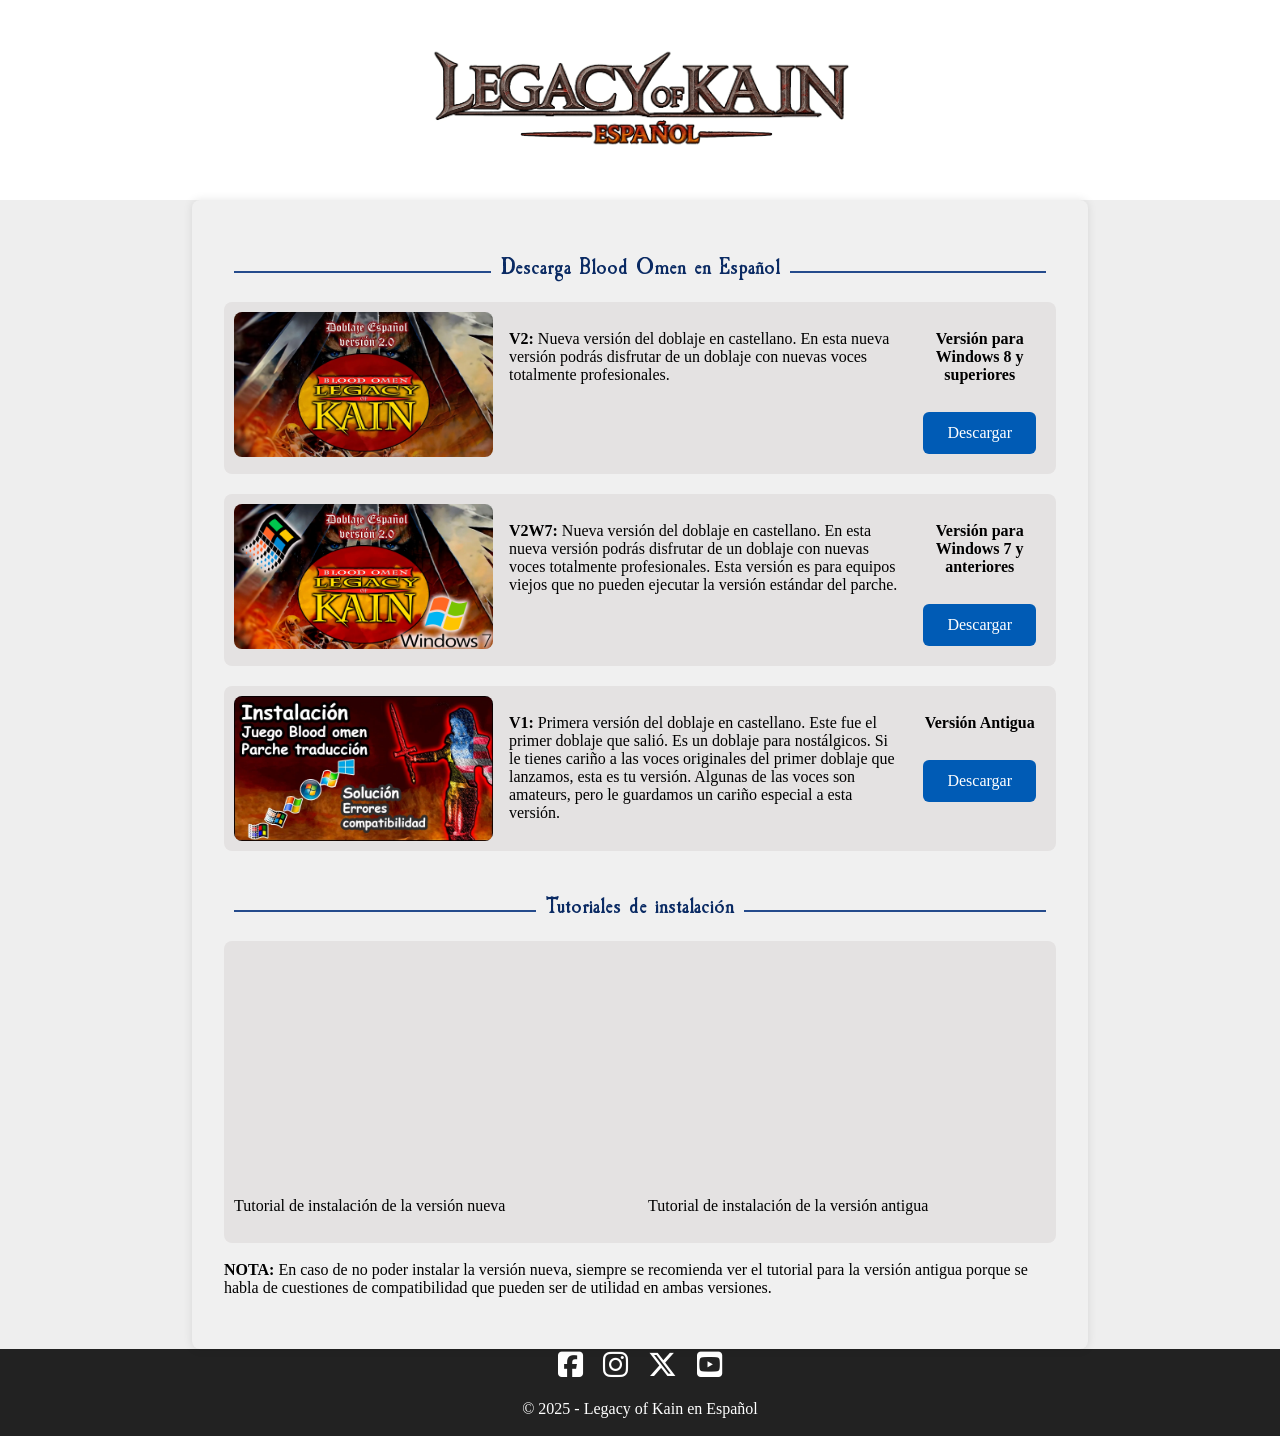
<file: boesp.html>
<!DOCTYPE html>
<html lang="es">

<head>
  <meta charset="UTF-8" />
  <meta name="viewport" content="width=device-width, initial-scale=1.0" />
  <title>Legacy of Kain en Español</title>
  <!-- Enlace al CSS de Water.css (modo claro) -->
  <!-- <link rel="stylesheet" href="https://cdn.jsdelivr.net/npm/water.css@2/out/water.css" /> -->
  <link rel="stylesheet" href="./css/style.css" />
  <link rel="stylesheet" href="./css/boes-style.css" />
  <link rel="stylesheet" href="https://cdnjs.cloudflare.com/ajax/libs/font-awesome/6.5.0/css/all.min.css" integrity="sha512-..." crossorigin="anonymous" referrerpolicy="no-referrer" />
</head>

<body>
  <div class="wrapper">

    <header>
      <video autoplay muted loop playsinline>
        <source src="https://mdbootstrap.com/img/video/Lines-min.mp4" type="video/mp4" />
        Tu navegador no soporta el video.
      </video>
       <a href="./index.html"><img src="./img/logoLokEs.png" alt="Logo" /></a>
    </header>


    <main>
      <div class="contenido">
        <section class="content-section">
          <div class="section-title">
            <div class="section-line"></div>
            <h2>Descarga Blood Omen en Español</h2>
            <div class="section-line"></div>
          </div>

          <div class="item">
            <div class="item-child">
              <div class="child1">
                <img src="./img/parcheBOV2.webp" alt="parcheBOV2" class="logo-parche-download" />
              </div>
              <div class="child2">
                <p> <strong>V2:</strong> Nueva versión del doblaje en castellano.
                  En esta nueva versión podrás disfrutar de un doblaje con nuevas voces totalmente
                  profesionales.
                </p>
              </div>

              <div class="child3">
                <p><strong>Versión para Windows 8 y superiores</strong></p>
                <a class="btn-download"
                  href="https://www.dropbox.com/scl/fi/4zgujaxj9v2ox98s04jd4/traduccionboesv2.zip?rlkey=4y6jqp0yqqmo8s18earh0cvbj&st=1iwsxuvz&dl=1"
                  rel="noopener">
                  Descargar
                </a>
              </div>

            </div>

          </div>

          <div class="item">
            <div class="item-child">
              <div class="child1">
                <img src="./img/parcheBOV2W7.jpg" alt="parcheBOV2" class="logo-parche-download" />
              </div>

              <div class="child2">
                <p> <strong>V2W7:</strong> Nueva versión del doblaje en castellano.
                  En esta nueva versión podrás disfrutar de un doblaje con nuevas voces totalmente
                  profesionales. Esta versión es para equipos viejos que no pueden ejecutar la versión estándar del
                  parche.
                </p>
              </div>


              <div class="child3">
                <p><strong>Versión para Windows 7 y anteriores</strong></p>
                <a class="btn-download" href="http://data.legacyofkain.es/downloads/boesv2w7.rar" rel="noopener">
                  Descargar
                </a>
              </div>
            </div>
          </div>

          <div class="item">
            <div class="item-child">
              <div class="child1">
                <img src="./img/parcheBOV1.webp" alt="parcheBOV2" class="logo-parche-download" />
              </div>

              <div class="child2">
                <p> <strong>V1:</strong> Primera versión del doblaje en castellano.
                  Este fue el primer doblaje que salió. Es un doblaje para nostálgicos. Si le tienes cariño a las voces
                  originales del primer doblaje que lanzamos,
                  esta es tu versión. Algunas de las voces son amateurs, pero le guardamos un cariño especial a esta
                  versión.
                </p>
              </div>


              <div class="child3">
                <p><strong>Versión Antigua</strong></p>
                <a class="btn-download"
                  href="https://drive.google.com/file/d/0B_auru2liqpaRE5IVU45dHhwRjg/view?usp=drivesdk&resourcekey=0--6Re7cvPosb7r4IVokNpkg"
                  rel="noopener">
                  Descargar
                </a>
              </div>
            </div>
          </div>

        </section>

        <section class="content-section">
          <div class="section-title">
            <div class="section-line"></div>
            <h2>Tutoriales de instalación</h2>
            <div class="section-line"></div>
          </div>

          <div class="item">
            <div class="item-child">
              <div class="video1">
                <iframe src="https://www.youtube.com/embed/qaR09U8DfrQ" title="Legacy of Kain en Español"
                  frameborder="0"
                  allow="accelerometer; autoplay; clipboard-write; encrypted-media; gyroscope; picture-in-picture"
                  allowfullscreen>
                </iframe>
                <p>Tutorial de instalación de la versión nueva</p>
              </div>
              <div class="video2">
                <iframe src="https://www.youtube.com/embed/Ntui9tS9vUA" title="Legacy of Kain en Español"
                  frameborder="0"
                  allow="accelerometer; autoplay; clipboard-write; encrypted-media; gyroscope; picture-in-picture"
                  allowfullscreen>
                </iframe>
                <p>Tutorial de instalación de la versión antigua</p>
              </div>
            </div>
            <p><strong>NOTA:</strong> En caso de no poder instalar la versión nueva, siempre se recomienda ver el
              tutorial
              para la versión antigua porque se habla de cuestiones de compatibilidad que pueden ser de utilidad en
              ambas versiones.</p>
          </div>
        </section>

      </div>
    </main>

    <footer>
      <div class="social-links">
        <a target="_blank" href="https://www.facebook.com/LegacyOfKainES/"><i class="fab fa-facebook-square"></i></a>
        <a target="_blank" href="https://www.instagram.com/legacyofkaines/"><i class="fab fa-instagram"></i></a>
        <a target="_blank" href="https://twitter.com/legacyofkaines" title="X"><i class="fab fa-x-twitter"></i></a>
        <a target="_blank" href="https://www.youtube.com/c/legacyofkaines"><i class="fab fa-youtube-square"></i></a>
      </div>
      <p>&copy; 2025 - Legacy of Kain en Español</p>
    </footer>
  </div>
</body>

</html>
</file>
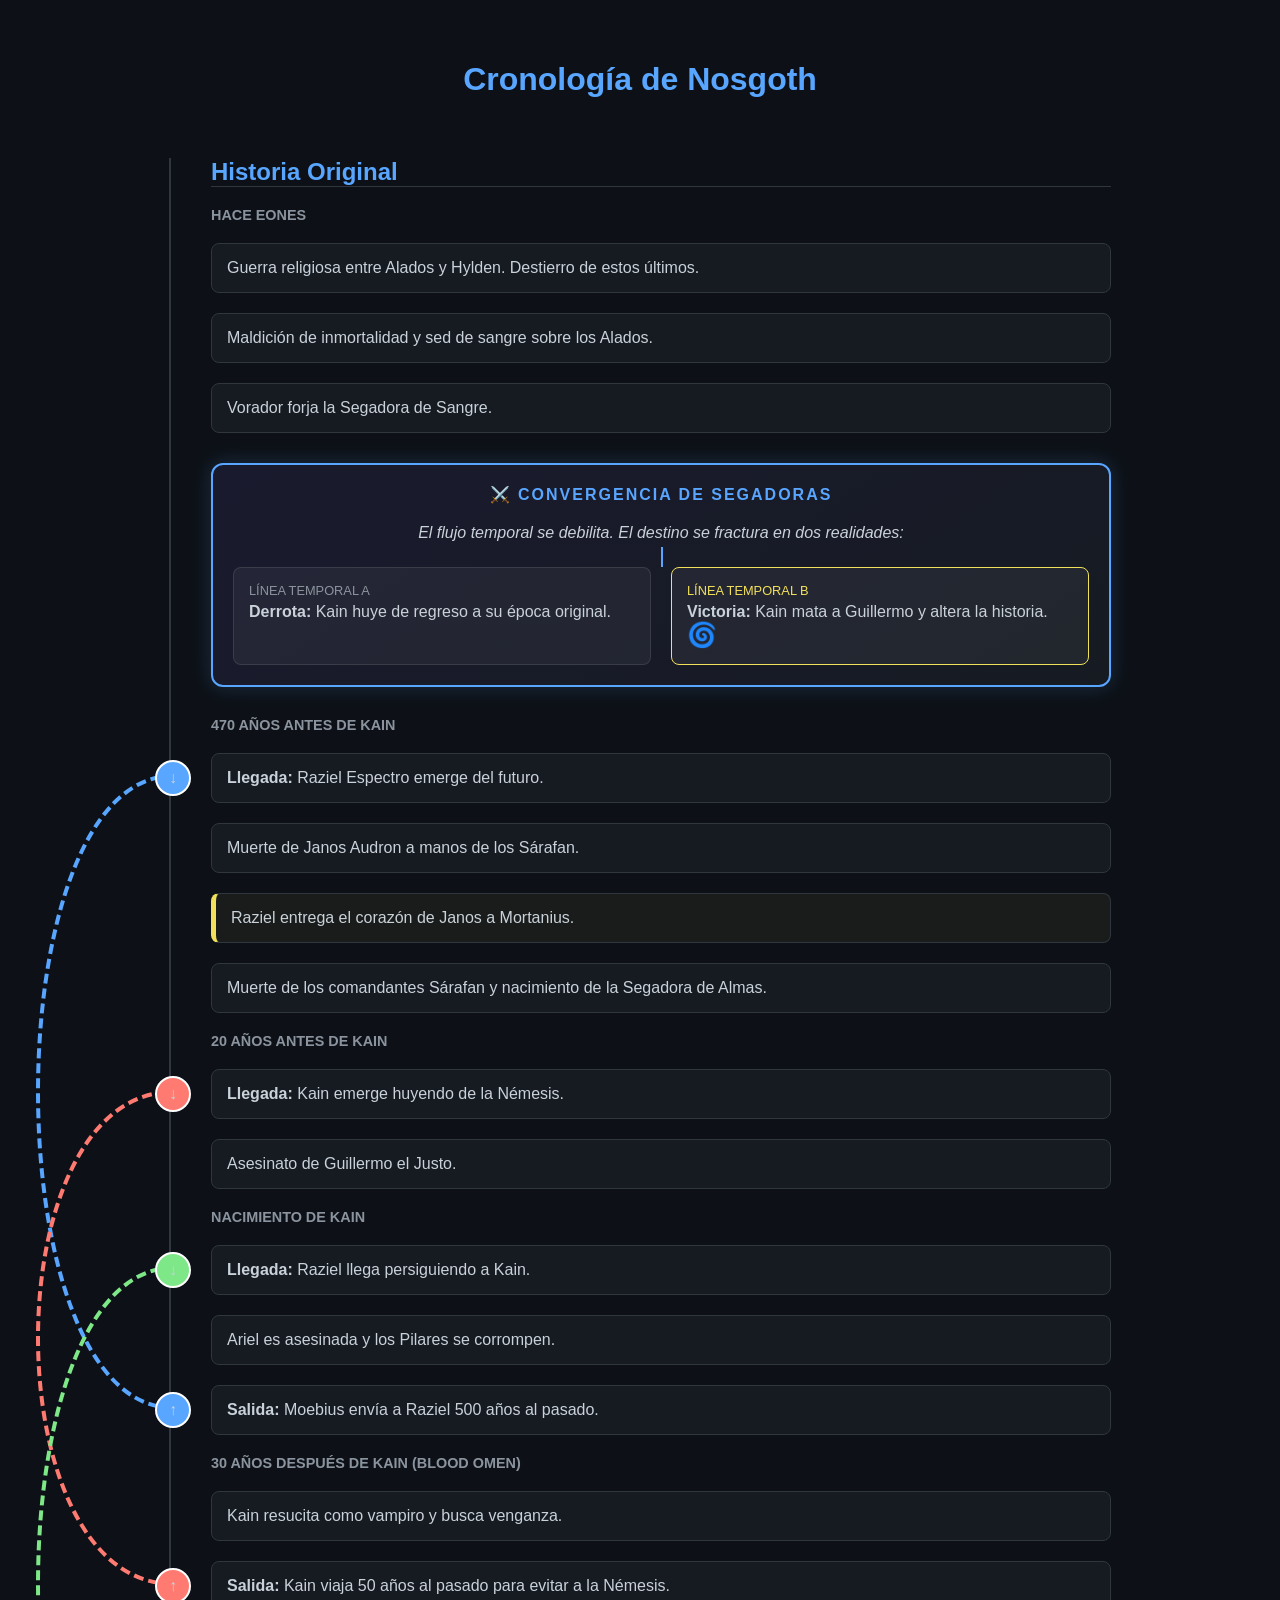
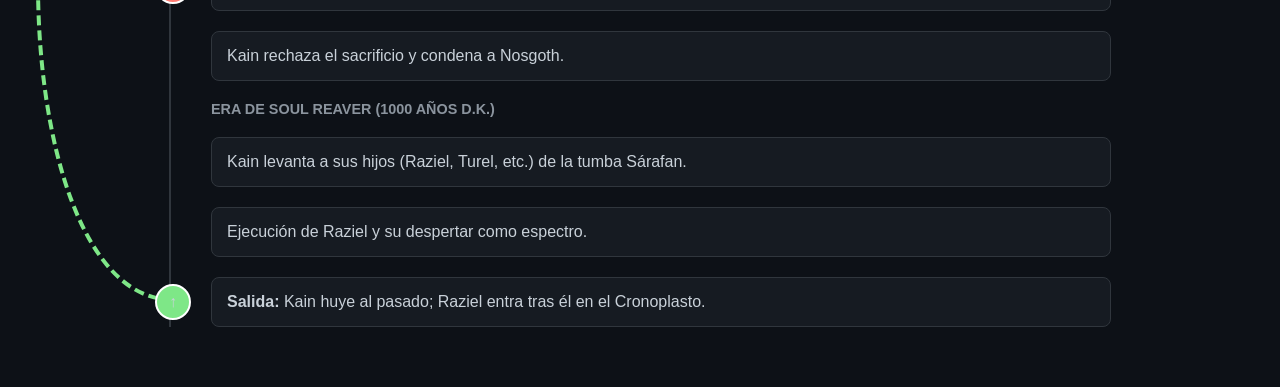
<file: prueba.html>
<!DOCTYPE html>
<html lang="es">
<head>
    <meta charset="UTF-8">
    <title>Línea Temporal Nosgoth</title>
    <style>
        body { background: #0d1117; color: #c9d1d9; font-family: sans-serif; padding: 40px; margin: 0; }
        .container { max-width: 900px; margin: auto; position: relative; border-left: 2px solid #30363d; padding-left: 40px; }
        
        /* SVG fijo que cubre todo el fondo */
        #svg-layer { position: absolute; top: 0; left: 0; width: 100%; height: 100%; z-index: 1; pointer-events: none; overflow: visible; }
        
        h1 { color: #58a6ff; text-align: center; margin-bottom: 50px; }
        h2 { color: #58a6ff; border-bottom: 1px solid #30363d; margin-top: 60px; }
        h3 { color: #8b949e; font-size: 0.9em; text-transform: uppercase; }

        .card { background: #161b22; border: 1px solid #30363d; border-radius: 8px; padding: 15px; margin: 20px 0; position: relative; z-index: 5; }
        
        /* Regla: Subrayado amarillo para eventos deducidos */
        .deduced { border-left: 5px solid #f1e05a !important; background: rgba(241, 224, 90, 0.05); }

        /* Puntos de viaje */
        .node {
            position: absolute; left: -57px; top: 50%; transform: translateY(-50%);
            width: 32px; height: 32px; border-radius: 50%; border: 2px solid #fff;
            display: flex; align-items: center; justify-content: center; font-weight: bold; z-index: 10;
        }
        .blue { background: #58a6ff; }  /* Raziel */
        .red { background: #ff7b72; }   /* Kain */
        .green { background: #7ee787; } /* Persecución */

          .divergence-container {
        background: linear-gradient(145deg, #1a1a2e, #161b22);
        border: 2px solid #58a6ff;
        border-radius: 12px;
        padding: 20px;
        margin: 30px 0;
        box-shadow: 0 0 20px rgba(88, 166, 255, 0.2);
        position: relative;
    }

    .divergence-header {
        text-align: center;
        color: #58a6ff;
        font-weight: bold;
        text-transform: uppercase;
        letter-spacing: 2px;
        margin-bottom: 20px;
        display: flex;
        align-items: center;
        justify-content: center;
        gap: 10px;
    }

    .split-paths {
        display: grid;
        grid-template-columns: 1fr 1fr;
        gap: 20px;
        position: relative;
    }

    /* Línea decorativa de unión */
    .split-paths::before {
        content: '';
        position: absolute;
        top: -20px;
        left: 50%;
        width: 2px;
        height: 20px;
        background: #58a6ff;
    }

    .path-card {
        background: rgba(255, 255, 255, 0.05);
        padding: 15px;
        border-radius: 8px;
        border: 1px solid rgba(255, 255, 255, 0.1);
        transition: 0.3s;
    }

    .path-card:hover {
        background: rgba(255, 255, 255, 0.1);
        border-color: #f1e05a;
    }

    .path-label {
        display: block;
        font-size: 0.8em;
        color: #8b949e;
        margin-bottom: 5px;
        text-transform: uppercase;
    }

    .vortex-icon {
        font-size: 1.5em;
        animation: rotate 4s linear infinite;
        display: inline-block;
    }

    @keyframes rotate {
        from { transform: rotate(0deg); }
        to { transform: rotate(360deg); }
    }

    @media (max-width: 600px) {
        .split-paths { grid-template-columns: 1fr; }
    }
    </style>
</head>
<body>

<h1>Cronología de Nosgoth</h1>

<div class="container" id="timeline">
    <svg id="svg-layer"></svg>

    <h2>Historia Original</h2>
    <h3>Hace Eones</h3>
    <div class="card">Guerra religiosa entre Alados y Hylden. Destierro de estos últimos.</div>
    <div class="card">Maldición de inmortalidad y sed de sangre sobre los Alados.</div>
    <div class="card">Vorador forja la Segadora de Sangre.</div>



<div class="divergence-container">
    <div class="divergence-header">
        <span>⚔️ Convergencia de Segadoras</span>
    </div>
    
    <p style="text-align: center; margin-bottom: 25px; font-style: italic;">
        El flujo temporal se debilita. El destino se fractura en dos realidades:
    </p>

    <div class="split-paths">
        <div class="path-card">
            <span class="path-label">Línea Temporal A</span>
            <strong>Derrota:</strong> Kain huye de regreso a su época original.
        </div>

        <div class="path-card" style="border-color: #f1e05a;">
            <span class="path-label" style="color: #f1e05a;">Línea Temporal B</span>
            <strong>Victoria:</strong> Kain mata a Guillermo y altera la historia. <span class="vortex-icon">🌀</span>
        </div>
    </div>
</div>

    <h3>470 años antes de Kain</h3>
    <div class="card">
        <div class="node blue" id="raziel-llegada">↓</div>
        <strong>Llegada:</strong> Raziel Espectro emerge del futuro.
    </div>
    <div class="card">Muerte de Janos Audron a manos de los Sárafan.</div>
    <div class="card deduced">Raziel entrega el corazón de Janos a Mortanius.</div>
    <div class="card">Muerte de los comandantes Sárafan y nacimiento de la Segadora de Almas.</div>

    <h3>20 años antes de Kain</h3>
    <div class="card">
        <div class="node red" id="kain-llegada">↓</div>
        <strong>Llegada:</strong> Kain emerge huyendo de la Némesis.
    </div>
    <div class="card">Asesinato de Guillermo el Justo.</div>

    <h3>Nacimiento de Kain</h3>
    <div class="card">
        <div class="node green" id="persecucion-llegada">↓</div>
        <strong>Llegada:</strong> Raziel llega persiguiendo a Kain.
    </div>
    <div class="card">Ariel es asesinada y los Pilares se corrompen.</div>
    <div class="card">
        <div class="node blue" id="raziel-salida">↑</div>
        <strong>Salida:</strong> Moebius envía a Raziel 500 años al pasado.
    </div>

    <h3>30 años después de Kain (Blood Omen)</h3>
    <div class="card">Kain resucita como vampiro y busca venganza.</div>
    <div class="card">
        <div class="node red" id="kain-salida">↑</div>
        <strong>Salida:</strong> Kain viaja 50 años al pasado para evitar a la Némesis.
    </div>
    <div class="card">Kain rechaza el sacrificio y condena a Nosgoth.</div>

    <h3>Era de Soul Reaver (1000 años d.K.)</h3>
    <div class="card">Kain levanta a sus hijos (Raziel, Turel, etc.) de la tumba Sárafan.</div>
    <div class="card">Ejecución de Raziel y su despertar como espectro.</div>
    <div class="card">
        <div class="node green" id="persecucion-salida">↑</div>
        <strong>Salida:</strong> Kain huye al pasado; Raziel entra tras él en el Cronoplasto.
    </div>
</div>

<script>
    function drawLines() {
        const svg = document.getElementById('svg-layer');
        svg.innerHTML = '';
        const container = document.getElementById('timeline').getBoundingClientRect();

        const paths = [
            { from: 'raziel-salida', to: 'raziel-llegada', color: '#58a6ff' }, // Azul
            { from: 'kain-salida', to: 'kain-llegada', color: '#ff7b72' },     // Rojo
            { from: 'persecucion-salida', to: 'persecucion-llegada', color: '#7ee787' } // Verde
        ];

        paths.forEach(p => {
            const start = document.getElementById(p.from).getBoundingClientRect();
            const end = document.getElementById(p.to).getBoundingClientRect();

            const x1 = start.left - container.left + 16;
            const y1 = start.top - container.top + 16;
            const x2 = end.left - container.left + 16;
            const y2 = end.top - container.top + 16;

            const newPath = document.createElementNS("http://www.w3.org/2000/svg", "path");
            // Curva lateral que rodea los textos
            const d = `M ${x1} ${y1} C ${x1 - 180} ${y1}, ${x2 - 180} ${y2}, ${x2} ${y2}`;
            
            newPath.setAttribute("d", d);
            newPath.setAttribute("stroke", p.color);
            newPath.setAttribute("stroke-width", "4");
            newPath.setAttribute("fill", "none");
            newPath.setAttribute("stroke-dasharray", "10,5");
            svg.appendChild(newPath);
        });
    }

    // Dibujar al cargar y al cambiar tamaño
    window.onload = drawLines;
    window.onresize = drawLines;
</script>
</body>
</html>
</file>
<file: css/timeline-v2.css>
/* =========================================================================
   Legacy of Kain · Visual Design System v2
   Cronología moderna de Nosgoth: gótico editorial + interfaz contemporánea.
   Solo diseño: no introduce ni modifica información narrativa.
   ========================================================================= */

/* Respaldo local de la serif del repositorio si no cargan las fuentes web */
@font-face {
    font-family: 'CaslonAntique';
    src: url('../fonts/CaslonAntique.ttf') format('truetype');
    font-weight: 400;
    font-style: normal;
}

@font-face {
    font-family: 'CaslonAntique';
    src: url('../fonts/CaslonAntique-Bold.ttf') format('truetype');
    font-weight: 700;
    font-style: normal;
}

:root {
    /* Paleta de la guía */
    --night: #101114;
    --coal: #191b20;
    --raised: #20232a;
    --steel: #343943;
    --bone: #e6dfd1;
    --ash: #a7a193;
    --gold: #b69a62;
    --blood: #8f2935;
    --spectral: #6887b7;
    --teal: #5e9aa6;
    --moss: #6f9a83;
    --amber: #d0b45f;
    --violet: #8c7baa;

    /* Variantes de lectura de los acentos (mismo color, más contraste) */
    --spectral-ink: #a8bfe0;
    --teal-ink: #96c6cf;
    --moss-ink: #a6cdb6;
    --violet-ink: #bca9d6;
    --amber-ink: #e6cf88;

    --radius: 6px;
    --radius-sm: 3px;
    --gutter: clamp(18px, 3.2vw, 44px);
    --axis-x: 26px;

    --sans: 'Inter', 'Source Sans 3', 'Segoe UI', sans-serif;
    --serif: 'Cinzel', 'CaslonAntique', Georgia, serif;
    --mono: 'IBM Plex Mono', 'Consolas', monospace;
}

*,
*::before,
*::after {
    box-sizing: border-box;
}

html {
    scroll-behavior: smooth;
    scroll-padding-top: 28px;
}

body {
    margin: 0;
    min-height: 100vh;
    background-color: var(--night);
    /* Textura casi imperceptible: solo en el fondo, nunca en áreas de lectura */
    background-image:
        radial-gradient(900px 520px at 82% -8%, rgba(143, 41, 53, .13), transparent 72%),
        radial-gradient(760px 480px at 4% 12%, rgba(104, 135, 183, .07), transparent 70%),
        repeating-linear-gradient(90deg, transparent 0 3px, rgba(230, 223, 209, .012) 3px 4px);
    color: var(--bone);
    font-family: var(--sans);
    font-size: 15px;
    line-height: 1.62;
    -webkit-font-smoothing: antialiased;
}

a {
    color: var(--teal-ink);
    text-decoration: none;
    transition: color .18s ease, border-color .18s ease, background-color .18s ease,
        transform .18s ease, box-shadow .18s ease;
}

a:hover {
    color: var(--bone);
}

:focus-visible {
    outline: 2px solid var(--gold);
    outline-offset: 3px;
}

::selection {
    background: rgba(182, 154, 98, .3);
    color: var(--bone);
}

/* --------------------------------------------------------------------- */
/* Estructura general                                                      */
/* --------------------------------------------------------------------- */

.shell {
    width: min(1440px, 100%);
    margin: 0 auto;
    padding: 0 var(--gutter) 70px;
}

.masthead {
    position: relative;
    display: grid;
    grid-template-columns: 58px 1fr auto;
    align-items: center;
    gap: 22px;
    padding: 34px 0 28px;
    border-bottom: 1px solid var(--steel);
}

.masthead::after {
    content: '';
    position: absolute;
    inset-inline: 0;
    bottom: -4px;
    height: 1px;
    background: linear-gradient(90deg, var(--gold), transparent 38%, transparent 62%, var(--gold));
    opacity: .55;
}

.masthead-mark {
    width: 52px;
    height: 52px;
    display: grid;
    place-items: center;
    border: 1px solid var(--gold);
    border-radius: 50%;
    position: relative;
    opacity: .9;
}

.masthead-mark::before,
.masthead-mark::after {
    content: '';
    position: absolute;
    background: var(--gold);
    opacity: .6;
}

.masthead-mark::before {
    width: 1px;
    height: 66px;
    left: 50%;
    top: -7px;
}

.masthead-mark::after {
    height: 1px;
    width: 66px;
    top: 50%;
    left: -7px;
}

.masthead-mark span {
    width: 16px;
    height: 16px;
    border: 1px solid var(--blood);
    border-radius: 50%;
    background: var(--night);
    box-shadow: 0 0 0 5px var(--night), 0 0 0 6px rgba(182, 154, 98, .35);
    z-index: 1;
}

.masthead-kicker,
.masthead-meta,
.era-index-title,
.era-date,
.event-eyebrow,
.route-index,
.divergence-eyebrow,
.legend-title,
.legend-toggle,
.colophon {
    font-family: var(--mono);
    text-transform: uppercase;
    letter-spacing: .14em;
}

.masthead-kicker {
    font-size: 10px;
    color: var(--ash);
    margin-bottom: 6px;
}

.masthead-kicker span {
    color: var(--gold);
    padding: 0 6px;
}

.masthead h1 {
    margin: 0;
    font-family: var(--serif);
    font-weight: 600;
    font-size: clamp(28px, 4vw, 46px);
    line-height: 1.1;
    letter-spacing: .03em;
    color: var(--bone);
}

.masthead-sub {
    margin: 8px 0 0;
    font-size: 13px;
    color: var(--ash);
}

.masthead-meta {
    text-align: right;
    font-size: 10px;
    color: var(--ash);
    display: grid;
    gap: 4px;
}

.masthead-meta strong {
    font-family: var(--serif);
    font-size: 22px;
    font-weight: 500;
    letter-spacing: .06em;
    color: var(--gold);
}

.masthead-meta a {
    margin-top: 8px;
    font-size: 9px;
    color: var(--teal-ink);
    border-bottom: 1px solid rgba(150, 198, 207, .35);
    padding-bottom: 2px;
}

.masthead-meta a:hover {
    color: var(--bone);
    border-bottom-color: var(--gold);
}

.layout {
    display: grid;
    grid-template-columns: 224px minmax(0, 1fr);
    gap: clamp(26px, 4vw, 62px);
    align-items: start;
    padding-top: 34px;
}

/* --------------------------------------------------------------------- */
/* Índice lateral de periodos                                              */
/* --------------------------------------------------------------------- */

.era-index {
    position: sticky;
    top: 24px;
    display: grid;
    gap: 2px;
    padding: 16px 0 16px 0;
    border-top: 1px solid var(--steel);
}

.era-index-title {
    font-size: 10px;
    color: var(--gold);
    padding: 0 10px 12px;
    border-bottom: 1px solid var(--steel);
    margin-bottom: 8px;
}

.era-index a {
    display: grid;
    grid-template-columns: 26px 1fr;
    gap: 8px;
    align-items: baseline;
    padding: 7px 10px;
    border-left: 2px solid transparent;
    color: var(--ash);
    font-size: 11.5px;
    line-height: 1.4;
}

.era-index a span {
    font-family: var(--mono);
    font-size: 10px;
    color: var(--steel);
    letter-spacing: .06em;
}

.era-index a:hover {
    background: rgba(32, 35, 42, .7);
    color: var(--bone);
    border-left-color: var(--steel);
}

.era-index a.is-active {
    background: linear-gradient(90deg, rgba(143, 41, 53, .18), transparent);
    border-left-color: var(--blood);
    color: var(--bone);
}

.era-index a.is-active span {
    color: var(--gold);
}

/* --------------------------------------------------------------------- */
/* Leyenda                                                                 */
/* --------------------------------------------------------------------- */

.legend {
    background: linear-gradient(180deg, var(--raised), var(--coal));
    border: 1px solid var(--steel);
    border-radius: var(--radius);
    padding: 0 18px 16px;
}

.legend summary {
    list-style: none;
    cursor: pointer;
    display: flex;
    justify-content: space-between;
    align-items: center;
    gap: 12px;
    padding: 14px 0;
}

.legend summary::-webkit-details-marker {
    display: none;
}

.legend-title {
    font-size: 10px;
    color: var(--gold);
}

.legend-toggle {
    font-size: 9px;
    color: var(--ash);
    opacity: .7;
}

.legend[open] .legend-toggle {
    opacity: 0;
}

.legend summary:hover .legend-toggle {
    opacity: 1;
}

.legend-grid {
    display: flex;
    flex-wrap: wrap;
    gap: 8px;
    padding-top: 13px;
    border-top: 1px solid var(--steel);
}

.chip {
    display: inline-flex;
    align-items: center;
    gap: 8px;
    padding: 6px 10px;
    border: 1px solid var(--steel);
    border-radius: 100px;
    background: rgba(16, 17, 20, .55);
    font-family: var(--mono);
    font-size: 10px;
    letter-spacing: .06em;
    color: var(--ash);
    text-transform: uppercase;
}

.chip-line {
    width: 18px;
    height: 2px;
    background: var(--bone);
}

.chip-line.chip-amber {
    background: var(--amber);
}

.chip-icon {
    color: var(--bone);
    font-size: 13px;
}

.chip-arrow {
    color: var(--teal-ink);
    font-size: 13px;
    line-height: 1;
}

.chip-swatch {
    width: 8px;
    height: 8px;
    border-radius: 50%;
    box-shadow: 0 0 0 3px rgba(230, 223, 209, .05);
}

.sw-blue { background: var(--spectral); }
.sw-red { background: var(--blood); }
.sw-orange { background: var(--gold); }
.sw-green { background: var(--moss); }

.chip-fork {
    width: 14px;
    height: 12px;
    border-top: 1px solid var(--violet-ink);
    border-bottom: 1px solid var(--blood);
    position: relative;
}

.chip-fork::after {
    content: '';
    position: absolute;
    left: 50%;
    top: -1px;
    width: 1px;
    height: 14px;
    background: var(--steel);
}

.hero-rule {
    display: flex;
    align-items: center;
    gap: 12px;
    margin: 26px 0 8px;
}

.hero-rule span {
    height: 1px;
    flex: 1;
    background: linear-gradient(90deg, transparent, var(--steel));
}

.hero-rule span:last-child {
    background: linear-gradient(90deg, var(--steel), transparent);
}

.hero-rule i {
    width: 7px;
    height: 7px;
    border: 1px solid var(--gold);
    transform: rotate(45deg);
}

/* --------------------------------------------------------------------- */
/* Periodos y eje cronológico                                              */
/* --------------------------------------------------------------------- */

.era {
    padding: 42px 0 8px;
}

.era-head {
    display: flex;
    align-items: baseline;
    gap: 16px;
    flex-wrap: wrap;
    padding-bottom: 16px;
    margin-bottom: 22px;
    border-bottom: 1px solid var(--steel);
    position: relative;
}

.era-head::after {
    content: '';
    position: absolute;
    left: 0;
    bottom: -1px;
    width: 92px;
    height: 1px;
    background: var(--gold);
}

.era-date {
    font-size: 10px;
    color: var(--gold);
    border: 1px solid rgba(182, 154, 98, .45);
    padding: 3px 8px;
    border-radius: var(--radius-sm);
    white-space: nowrap;
}

.era-head h3 {
    margin: 0;
    font-size: clamp(15px, 1.6vw, 19px);
    font-weight: 600;
    letter-spacing: .01em;
    color: var(--bone);
}

.axis {
    position: relative;
    padding-left: calc(var(--axis-x) + 24px);
}

.axis::before {
    content: '';
    position: absolute;
    top: 6px;
    bottom: 12px;
    left: var(--axis-x);
    width: 1px;
    background: linear-gradient(180deg, transparent, var(--steel) 6%, var(--steel) 94%, transparent);
}

/* --------------------------------------------------------------------- */
/* Tarjetas de acontecimientos                                             */
/* --------------------------------------------------------------------- */

.event-card {
    position: relative;
    display: block;
    margin: 0 0 14px;
    padding: 16px 20px 17px 22px;
    background: linear-gradient(180deg, var(--raised), var(--coal));
    border: 1px solid var(--steel);
    border-radius: var(--radius);
    color: var(--bone);
    box-shadow: 0 1px 0 rgba(230, 223, 209, .03) inset;
    transition: transform .2s ease, border-color .2s ease, box-shadow .2s ease,
        background-color .2s ease;
}

.event-card::before {
    content: '';
    position: absolute;
    left: -1px;
    top: 14px;
    bottom: 14px;
    width: 2px;
    background: var(--steel);
    border-radius: 2px;
}

.event-dot {
    position: absolute;
    left: calc(-1 * (var(--axis-x) + 24px) + var(--axis-x) - 5px);
    top: 24px;
    width: 11px;
    height: 11px;
    border-radius: 50%;
    background: var(--coal);
    border: 2px solid var(--steel);
    box-shadow: 0 0 0 4px var(--night);
}

.event-card:hover,
.event-card:focus-visible {
    transform: translateY(-2px);
    border-color: rgba(182, 154, 98, .55);
    box-shadow: 0 10px 26px rgba(0, 0, 0, .34);
}

.event-eyebrow {
    display: flex;
    align-items: center;
    gap: 12px;
    margin-bottom: 8px;
    font-size: 9px;
    color: var(--ash);
}

.event-index {
    color: var(--gold);
}

.event-kind {
    padding-left: 12px;
    border-left: 1px solid var(--steel);
}

.event-title {
    margin: 0 0 6px;
    font-size: 15.5px;
    font-weight: 600;
    line-height: 1.45;
    color: var(--bone);
}

.event-title strong {
    color: var(--gold);
    font-weight: 600;
}

.event-copy {
    font-size: 13.5px;
    line-height: 1.62;
    color: var(--ash);
    max-width: 78ch;
}

.event-copy strong {
    color: var(--bone);
    font-weight: 600;
}

/* Estado deducido: acento ámbar y etiqueta explícita */
.event-card.is-deduced {
    background: linear-gradient(180deg, rgba(208, 180, 95, .07), var(--coal) 62%);
    border-color: rgba(208, 180, 95, .32);
}

.event-card.is-deduced::before {
    background: var(--amber);
}

.event-card.is-deduced .event-kind {
    color: var(--amber-ink);
}

/* Enlaces temporales */
.event-card.is-link {
    cursor: pointer;
    border-color: rgba(104, 135, 183, .4);
}

.event-card.is-link::after {
    content: '↗';
    position: absolute;
    right: 16px;
    bottom: 12px;
    font-size: 14px;
    color: var(--ash);
    opacity: 0;
    transition: opacity .18s ease, transform .18s ease;
}

.event-card.is-link:hover::after,
.event-card.is-link:focus-visible::after {
    opacity: 1;
    transform: translate(2px, -2px);
}

.event-card.is-link:hover {
    border-color: var(--teal-ink);
}

a.event-card:hover,
a.event-card:focus-visible {
    color: var(--bone);
}

a.event-card .event-title {
    color: var(--bone);
}

/* El mismo viaje comparte color en salida, llegada y leyenda */
.link-blue::before { background: var(--spectral); }
.link-red::before { background: var(--blood); }
.link-orange::before { background: var(--gold); }
.link-green::before { background: var(--moss); }

.link-blue .event-dot { border-color: var(--spectral); }
.link-red .event-dot { border-color: var(--blood); }
.link-orange .event-dot { border-color: var(--gold); }
.link-green .event-dot { border-color: var(--moss); }

.link-up .event-dot { border-radius: 2px; transform: rotate(45deg); }

/* Conector inferior de los viajes */
.connector {
    display: inline-flex;
    align-items: center;
    flex-wrap: wrap;
    gap: 8px;
    margin-top: 12px;
    padding: 5px 10px 5px 8px;
    border: 1px solid var(--steel);
    border-radius: 100px;
    background: rgba(16, 17, 20, .6);
    font-family: var(--mono);
    font-size: 9px;
    letter-spacing: .08em;
    text-transform: uppercase;
}

.connector-arrow {
    display: inline-grid;
    place-items: center;
    width: 18px;
    height: 18px;
    border-radius: 50%;
    border: 1px solid currentColor;
    font-size: 11px;
    line-height: 1;
}

.connector-meta {
    color: var(--ash);
}

.connector-name {
    font-weight: 500;
}

.connector-blue { color: var(--spectral-ink); border-color: rgba(104, 135, 183, .4); }
.connector-red { color: #d4939b; border-color: rgba(143, 41, 53, .55); }
.connector-orange { color: var(--amber-ink); border-color: rgba(182, 154, 98, .45); }
.connector-green { color: var(--moss-ink); border-color: rgba(111, 154, 131, .45); }

/* Aclaración editorial: panel diferenciado, icono neutro */
.note-card {
    background: repeating-linear-gradient(
        135deg,
        rgba(230, 223, 209, .022) 0 8px,
        transparent 8px 16px
    ), var(--coal);
    border-color: rgba(230, 223, 209, .22);
    border-style: dashed;
    padding-left: 54px;
}

.note-card::before {
    background: var(--ash);
    opacity: .5;
}

.note-card .event-kind {
    color: var(--bone);
}

.note-card .event-copy {
    color: var(--bone);
    font-size: 13px;
}

.note-card .event-copy strong {
    color: var(--gold);
}

.note-icon {
    position: absolute;
    left: 22px;
    top: 40px;
    width: 20px;
    height: 20px;
    fill: none;
    stroke: var(--ash);
    stroke-width: 1.3;
}

/* --------------------------------------------------------------------- */
/* Bifurcaciones                                                           */
/* --------------------------------------------------------------------- */

.divergence {
    position: relative;
    margin: 22px 0 26px;
    padding: 22px 22px 24px;
    background: linear-gradient(145deg, var(--raised), var(--coal) 70%);
    border: 1px solid rgba(182, 154, 98, .38);
    border-radius: var(--radius);
    box-shadow: 0 12px 30px rgba(0, 0, 0, .26);
}

.divergence::before,
.divergence::after {
    content: '';
    position: absolute;
    width: 14px;
    height: 14px;
    border-color: var(--gold);
    opacity: .7;
}

.divergence::before {
    top: -1px;
    left: -1px;
    border-top: 1px solid;
    border-left: 1px solid;
}

.divergence::after {
    bottom: -1px;
    right: -1px;
    border-bottom: 1px solid;
    border-right: 1px solid;
}

.divergence-eyebrow {
    font-size: 9px;
    color: var(--gold);
}

.divergence-title {
    margin: 8px 0 6px;
    font-family: var(--serif);
    font-size: 19px;
    font-weight: 500;
    color: var(--bone);
}

.divergence-intro {
    margin: 0 0 18px;
    font-size: 13px;
    color: var(--ash);
    max-width: 76ch;
}

.route-grid {
    display: grid;
    grid-template-columns: repeat(2, minmax(0, 1fr));
    gap: 14px;
    position: relative;
}

.route-grid::before {
    content: '';
    position: absolute;
    left: 50%;
    top: -10px;
    width: 1px;
    height: 10px;
    background: var(--gold);
    opacity: .6;
}

.route {
    display: block;
    padding: 16px 16px 15px;
    background: var(--coal);
    border: 1px solid var(--steel);
    border-top: 2px solid var(--steel);
    border-radius: var(--radius-sm);
    color: var(--bone);
}

.route-index {
    display: block;
    font-size: 9px;
    color: var(--ash);
    margin-bottom: 5px;
}

.route-name {
    display: block;
    font-size: 14px;
    font-weight: 600;
    margin-bottom: 7px;
}

.route-copy {
    font-size: 12.5px;
    line-height: 1.55;
    color: var(--ash);
}

.route-copy strong {
    color: var(--bone);
}

.route-current {
    border-top-color: var(--blood);
}

.route-current .route-index {
    color: #d4939b;
}

.route-new {
    border-top-color: var(--violet);
}

.route-new .route-index {
    color: var(--violet-ink);
}

.route:hover,
.route:focus-visible {
    transform: translateY(-2px);
    background: var(--raised);
    border-color: var(--gold);
    box-shadow: 0 10px 22px rgba(0, 0, 0, .3);
}

.route:hover .route-name {
    color: var(--gold);
}

/* --------------------------------------------------------------------- */
/* Archivos desplegables (líneas alternativas)                             */
/* --------------------------------------------------------------------- */

.archive {
    margin: 18px 0;
    border: 1px solid var(--steel);
    border-radius: var(--radius);
    background: var(--coal);
}

.archive summary {
    cursor: pointer;
    list-style: none;
    padding: 13px 16px;
    font-family: var(--mono);
    font-size: 10px;
    letter-spacing: .1em;
    text-transform: uppercase;
    color: var(--ash);
}

.archive summary::-webkit-details-marker {
    display: none;
}

.archive summary::before {
    content: '▸ ';
    color: var(--gold);
}

.archive[open] summary::before {
    content: '▾ ';
}

.archive summary:hover {
    color: var(--bone);
}

.archive-body {
    border-top: 1px solid var(--steel);
    padding: 14px 16px 2px;
}

.archive .event-card {
    padding: 12px 14px;
    font-size: 13px;
    color: var(--ash);
}

.archive .event-card.is-deleted::before { background: var(--blood); }
.archive .event-card.is-maybe::before { background: var(--amber); }

/* --------------------------------------------------------------------- */
/* Resaltado del destino al saltar entre puntos                            */
/* --------------------------------------------------------------------- */

.event-card.is-arrival,
.event-card:target {
    border-color: var(--gold);
    box-shadow: 0 0 0 1px rgba(182, 154, 98, .35), 0 12px 30px rgba(0, 0, 0, .4);
}

.event-card.is-arrival::before,
.event-card:target::before {
    background: var(--gold);
    box-shadow: 0 0 12px rgba(182, 154, 98, .55);
}

/* --------------------------------------------------------------------- */
/* Pie de archivo                                                          */
/* --------------------------------------------------------------------- */

.colophon {
    display: flex;
    gap: 18px;
    align-items: flex-start;
    margin-top: 56px;
    padding-top: 24px;
    border-top: 1px solid var(--steel);
    color: var(--ash);
    font-size: 10px;
    line-height: 1.8;
}

.colophon-mark {
    font-size: 22px;
    color: var(--gold);
    line-height: 1;
}

.colophon strong {
    color: var(--gold);
    font-size: 10px;
}

.colophon p {
    margin: 4px 0 0;
    font-family: var(--sans);
    font-size: 12px;
    letter-spacing: normal;
    text-transform: none;
    max-width: 80ch;
}

/* --------------------------------------------------------------------- */
/* Responsive y accesibilidad                                              */
/* --------------------------------------------------------------------- */

@media (max-width: 980px) {
    .layout {
        grid-template-columns: 1fr;
        gap: 20px;
    }

    .era-index {
        position: static;
        display: flex;
        flex-wrap: wrap;
        gap: 6px;
        border-top: 0;
        padding: 0 0 10px;
    }

    .era-index-title {
        width: 100%;
        padding: 0 0 8px;
        margin-bottom: 2px;
    }

    .era-index a {
        display: inline-flex;
        gap: 6px;
        padding: 5px 9px;
        border: 1px solid var(--steel);
        border-radius: 100px;
        font-size: 10px;
    }

    .era-index a.is-active {
        border-color: var(--blood);
    }
}

@media (max-width: 640px) {
    :root {
        --axis-x: 8px;
    }

    .shell {
        padding-inline: 14px;
    }

    .masthead {
        grid-template-columns: 40px 1fr;
        gap: 14px;
        padding: 24px 0 20px;
    }

    .masthead-mark {
        width: 36px;
        height: 36px;
    }

    .masthead-mark::before { height: 48px; top: -6px; }
    .masthead-mark::after { width: 48px; left: -6px; }
    .masthead-meta { display: none; }

    .axis {
        padding-left: calc(var(--axis-x) + 16px);
    }

    .event-dot {
        left: calc(-1 * (var(--axis-x) + 16px) + var(--axis-x) - 5px);
    }

    .event-card {
        padding: 14px 15px 16px 17px;
    }

    .event-title { font-size: 14.5px; }
    .event-copy { font-size: 13px; }

    .note-card { padding-left: 44px; }
    .note-icon { left: 14px; }

    .route-grid { grid-template-columns: 1fr; }
    .route-grid::before { display: none; }

    .colophon { flex-direction: column; gap: 8px; }
}

@media (prefers-reduced-motion: reduce) {
    html { scroll-behavior: auto; }
    *, *::before, *::after {
        transition-duration: .01ms !important;
        animation-duration: .01ms !important;
    }
}
</file>
<file: css/timeline-style.css>
html {
    scroll-behavior: smooth;
}

:root {
    --bg-color: #0d1117;
    --card-bg: #161b22;
    --text-color: #c9d1d9;
    --accent-yellow: #f1e05a;
    --accent-blue: #58a6ff;
    --accent-red: #ff7b72;
    --accent-green: #7ee787;
    --accent-orange: #ffa657;
    --accent-brown: #a67c52;
    --border-color: #30363d;
}

body {
    font-family: 'Segoe UI', Tahoma, Geneva, Verdana, sans-serif;
    background-color: var(--bg-color);
    color: var(--text-color);
    line-height: 1.6;
    margin: 0;
    padding: 20px;
}

.container {
    max-width: 900px;
    margin: 0 auto;
}

h1 {
    text-align: center;
    color: white;
    border-bottom: 2px solid var(--border-color);
    padding-bottom: 10px;
    font-size: 2.5em;
    text-transform: uppercase;
    letter-spacing: 3px;
}

h2 {
    color: var(--accent-blue);
    border-left: 5px solid var(--accent-blue);
    padding-left: 15px;
    margin-top: 50px;
    background: rgba(88, 166, 255, 0.1);
}

h3 {
    color: #8b949e;
    font-style: italic;
    margin-top: 30px;
}

.timeline {
    position: relative;
    padding-left: 20px;
}

/* Tarjeta de Evento */
.event-card {
    background: var(--card-bg);
    border: 1px solid var(--border-color);
    border-radius: 8px;
    padding: 15px 20px;
    margin-bottom: 15px;
    position: relative;
    transition: transform 0.2s ease;
}

.event-card:hover {
    /* transform: translateX(10px); */
    border-color: #8b949e;
}

/* Las tarjetas de salida (↑) son enlaces a su llegada (↓) */
.time-link {
    display: block;
    color: inherit;
    text-decoration: none;
}

.event-card:target {
    scroll-margin-top: 20px;
    box-shadow: 0 0 0 2px var(--accent-yellow);
}

/* Regla: Eventos deducidos (Amarillo) */
.deduced {
    border-left: 6px solid var(--accent-yellow);
    background: rgba(241, 224, 90, 0.1);
}

/* Regla: Eventos Eliminados (Rojo) */
.deleted {
    border-left: 6px solid var(--accent-red);
    background: rgba(241, 90, 90, 0.1);
}
.maybe-deleted{
    border-left: 6px solid var(--accent-orange);
    background: rgba(241, 188, 90, 0.1);
}

/* Regla: Eventos nuevos (Verde) */
.created {
    border-left: 6px solid var(--accent-green);
    background: rgba(115, 241, 90, 0.1);
}

/* Iconografía de Viaje en el Tiempo */
.time-icon {
    font-weight: bold;
    font-size: 1.2em;
    margin-right: 8px;
}

.up {
    color: var(--accent-green);
}

/* Salida */
.down {
    color: var(--accent-red);
}

/* Llegada */

/* Puntos de colores para conexiones */
.dot {
    height: 12px;
    width: 12px;
    border-radius: 50%;
    display: inline-block;
    margin-right: 10px;
}

.dot-blue {
    background-color: var(--accent-blue);
    box-shadow: 0 0 8px var(--accent-blue);
}

.dot-red {
    background-color: var(--accent-red);
    box-shadow: 0 0 8px var(--accent-red);
}

.dot-green {
    background-color: var(--accent-green);
    box-shadow: 0 0 8px var(--accent-green);
}

.dot-orange {
    background-color: var(--accent-orange);
    box-shadow: 0 0 8px var(--accent-orange);
}

.dot-brown {
    background-color: var(--accent-brown);
    box-shadow: 0 0 8px var(--accent-brown);
}

.legend {
    background: #21262d;
    padding: 15px;
    border-radius: 8px;
    margin-bottom: 30px;
    font-size: 0.9em;
    border: 1px dashed var(--accent-yellow);
}

.legend-item{
    margin-bottom: 8px;
}

ul {
    list-style: none;
    padding: 0;
}

li {
    margin-bottom: 10px;
}

.divergence-container {
    background: linear-gradient(145deg, #1a1a2e, #161b22);
    border: 2px solid #58a6ff;
    border-radius: 12px;
    padding: 20px;
    margin: 30px 0;
    box-shadow: 0 0 20px rgba(88, 166, 255, 0.2);
    position: relative;
}

.divergence-container-created {  
    border: 2px solid #06b91e;  
    box-shadow: 0 0 20px rgba(88, 255, 110, 0.15);
}

.divergence-header {
    text-align: center;
    color: #58a6ff;
    font-weight: bold;
    text-transform: uppercase;
    letter-spacing: 2px;
    margin-bottom: 20px;
    display: flex;
    align-items: center;
    justify-content: center;
    gap: 10px;
}

.divergence-header-created {
    color: #06b91e;
}

.split-paths {
    display: grid;
    grid-template-columns: 1fr 1fr;
    gap: 20px;
    position: relative;
}

/* Línea decorativa de unión */
.split-paths::before {
    content: '';
    position: absolute;
    top: -20px;
    left: 50%;
    width: 2px;
    height: 20px;
    background: #58a6ff;
}

/* CONVERGENCIA DE SEGADORAS */
.path-card {
    background: rgba(255, 255, 255, 0.05);
    padding: 15px;
    border-radius: 8px;
    border: 1px solid rgba(255, 255, 255, 0.1);
    transition: 0.3s;
}

.path-card:hover {
    background: rgba(255, 255, 255, 0.1);
    border-color: #f1e05a;
}

.path-label {
    display: block;
    font-size: 0.8em;
    color: #8b949e;
    margin-bottom: 5px;
    text-transform: uppercase;
}

.vortex-icon {
    font-size: 1.5em;
    animation: rotate 4s linear infinite;
    display: inline-block;
}

@keyframes rotate {
    from {
        transform: rotate(0deg);
    }

    to {
        transform: rotate(360deg);
    }
}

@media (max-width: 600px) {
    .split-paths {
        grid-template-columns: 1fr;
    }
}

.warning-card {
    background: rgba(255, 166, 0, 0.03); /* Fondo naranja muy sutil */
    border: 1px dashed #ffa657 !important; /* Borde discontinuo para indicar acotación */
    display: flex;
    gap: 15px;
    align-items: center;
    box-shadow: inset 0 0 10px rgba(255, 166, 0, 0.05);
    margin-left: 20px; /* Alineado con las otras cards */
}

.warning-icon {
    font-size: 1.5em;
    filter: drop-shadow(0 0 5px rgba(255, 166, 0, 0.5));
    flex-shrink: 0;
}

.warning-content {
    font-size: 0.9em;
    line-height: 1.4;
    color: #e0e0e0;
}

.warning-card strong {
    color: #ffa657; /* Resaltado naranja para el título de la advertencia */
    text-transform: uppercase;
    font-size: 0.85em;
    letter-spacing: 1px;
}

.warning-sample {
    width: 20px;
    height: 12px;
    background: rgba(255, 166, 0, 0.1);
    border: 1px dashed #ffa657;
    border-radius: 2px;
    display: inline-block;
}

/* Contenedor principal del desplegable */
.collapsed-timeline {
    margin: 20px 0 20px 0px; /* Alineado con tus otras cards */
    border: 1px solid #30363d;
    border-radius: 8px;
    background: rgba(165, 163, 163, 0.02);
    overflow: hidden;
}

/* La pestaña/botón que el usuario ve */
.collapsed-timeline summary {
    padding: 12px 15px;
    cursor: pointer;
    background: #311f1f;
    color: #bbc5d1;
    font-weight: bold;
    font-size: 0.9em;
    list-style: none; /* Quita la flecha por defecto en algunos navegadores */
    transition: background 0.3s;
    display: flex;
    align-items: center;
}

.collapsed-timeline-maybe summary {
    padding: 12px 15px;
    cursor: pointer;
    background: #675237;
    color: #bbc5d1;
    font-weight: bold;
    font-size: 0.9em;
    list-style: none; /* Quita la flecha por defecto en algunos navegadores */
    transition: background 0.3s;
    display: flex;
    align-items: center;
}

.collapsed-timeline summary:hover {
    background: #21262d;
    color: #b62929;
}

.collapsed-timeline-maybe summary:hover {
    background: #21262d;
    color: #b68229;
}

/* Icono de flecha personalizada (opcional) */
.collapsed-timeline summary::before {
    content: '▶';
    display: inline-block;
    margin-right: 10px;
    font-size: 0.8em;
    transition: transform 0.3s;
}

/* Rotar flecha cuando está abierto */
.collapsed-timeline[open] summary::before {
    transform: rotate(90deg);
}

/* Contenedor interno para las tarjetas */
.collapsed-content {
    padding: 10px;
    border-top: 1px solid #30363d;
    background: rgba(27, 27, 27, 0.2);
}

/* Ajuste para que las cards dentro no tengan márgenes excesivos */
.collapsed-content .event-card {
    margin-left: 0; /* Ya están dentro del contenedor alineado */
    opacity: 0.8; /* Efecto visual de "evento pasado/borrado" */
}
</file>
<file: css/style.css>
@font-face {
  font-family: 'CaslonAntique';
  src: url('../fonts/CaslonAntique.ttf') format('truetype');
  font-weight: 400;
  /* o 'normal' */
  font-style: normal;
}

@font-face {
  font-family: 'CaslonAntique';
  src: url('../fonts/CaslonAntique-Bold.ttf') format('truetype');
  font-weight: 700;
  /* o 'bold' */
  font-style: normal;
}

@font-face {
  font-family: 'CaslonAntique';
  src: url('../fonts/CaslonAntique-Italic.ttf') format('truetype');
  font-weight: 400;
  font-style: italic;
}

/* Reset y base */
html,
body {
  margin: 0 !important;
  padding: 0;
  box-sizing: border-box;
}
body {
    max-width: none !important;
    margin: 0 !important;
}
p {
    font-family: 'Trebuchet MS', 'Calibri';
    margin-block: 1lh;
}
a {
  font-family: 'Trebuchet MS', 'Calibri';
  text-decoration: none;
  color: #067ff9;
}
a:hover {
  color: #4da6ff;
}
.important_name{
  color: #067ff9;
}

/* Contenedor flex vertical que ocupa toda la altura */
.wrapper {
  display: flex;
  flex-direction: column;
  min-height: 100vh;
}

/* Header fijo altura 200px y ancho completo */
header {
  position: relative;
  height: 200px;
  width: 100%;
  overflow: hidden;
  color: white;
  display: flex;
  justify-content: center;
  align-items: center;
  text-align: center;
  flex-shrink: 0;
}

header video {
  position: absolute;
  top: 0;
  left: 0;
  width: 100%;
  height: 100%;
  object-fit: cover;
  filter: brightness(0.5);
  z-index: -1;
}

header img {
  max-height: 100px;
  z-index: 1;
}

/* Main ocupa todo el espacio disponible restante */
main {
  flex: 1;
  display: flex;
  justify-content: center;
  align-items: stretch;
  background: #eee;
  position: relative;
  overflow: visible;
}

/* Footer ancho completo y fijo abajo */
footer {
  flex-shrink: 0;
  background-color: #222;
  color: white;
  text-align: center;
  /* padding: 1rem; */
  width: 100%;
}

.social-links {
  margin-bottom: 0.5rem;
}

.social-links a {
  color: white;
  font-size: 1.8rem;
  margin: 0 0.5rem;
  transition: color 0.3s ease;
}

.social-links a:hover {
  color: #4da6ff;
}



/* Contenido centrado, 70% ancho y altura completa */
.contenido {
    position: relative;
    height: auto;
    overflow-y: visible;
    display: flex;
    flex-direction: column;
    width: 70%;
    background: #f0f0f0;
    padding: 2rem;
    border-radius: 8px;
    box-shadow: 0 0 10px rgba(0, 0, 0, 0.1);
    box-sizing: border-box;
    align-self: stretch;
}

.section-title {
    display: flex;
    align-items: center;
    justify-content: center;
    width: 100%;
}

.content-section h2 {
    font-family: 'CaslonAntique', 'Trebuchet MS', 'Calibri';
    color: #0a2a63;
}



.section-title .section-line {
    flex: 1 !important;
    height: 2px !important;
    background-color: #254b8c !important;
    margin: 0 10px !important;
    margin-top: 10px !important;
}

.item {
    margin-bottom: 20px;
}

.item-child {
    display: flex;
    flex-direction: row;
    gap: 1rem;
    border-radius: 8px;
    background: rgb(228, 226, 226);
    padding: 10px;
}


@media (max-width: 999px) {
    .item-child {
        flex-direction: column !important;
        align-items: center;
    }

    .child2 {
        text-align: center;
    }  

}
</file>
<file: css/boes-style.css>
.child1 {
    flex: 2 1 0;
    align-items: center;
    text-align: center;
}

.child2 {
    flex: 3 1 0;
    align-items: center;
}

.child3 {
    flex: 1 1 0;
    align-items: center;
    text-align: center;
}

.logo-parche-download {
    width: 100%;
    height: auto;
    border-radius: 8px;
    display: block;
}

.btn-download {
    background-color: #005bb5;
    color: white;
    padding: 0.75rem 1.5rem;
    border: none;
    border-radius: 6px;
    font-size: 1rem;
    cursor: pointer;
    text-decoration: none;
    display: inline-block;
    transition: background-color 0.3s ease;
    margin: 10px;
}

.patch_version{
    text-align: left;
}

.btn-download:hover {
    background-color: #4da6ff;
    text-decoration: none;
    color:aliceblue;
}

.video1 {
    flex: 1 1 0;
    align-items: center; 
}

.video2 {
    flex: 1 1 0;
    align-items: center;
}

iframe {
    aspect-ratio: 16 / 9;
    width: 100%;
    border: none;
    border-radius: 8px;

}
@media (max-width: 600px) {
 .contenido{
        width: 100%;
    }

}
</file>
